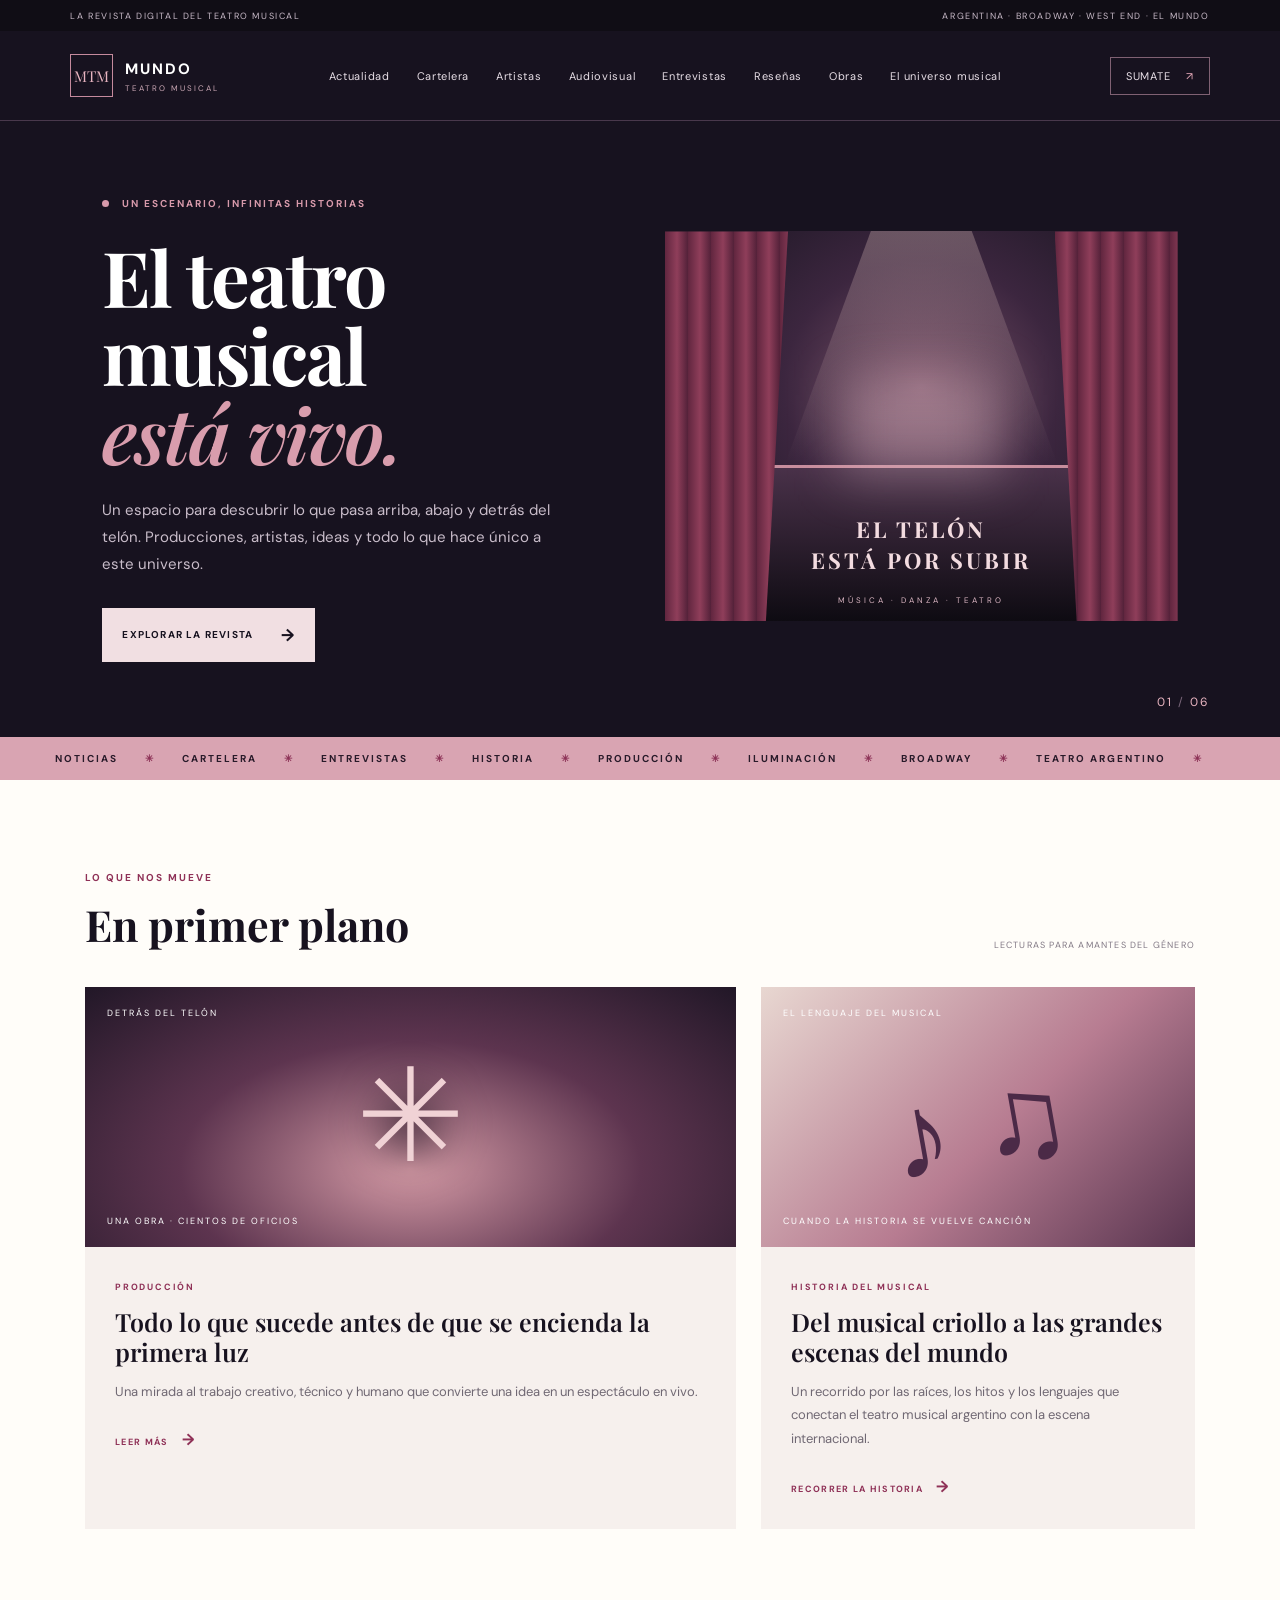
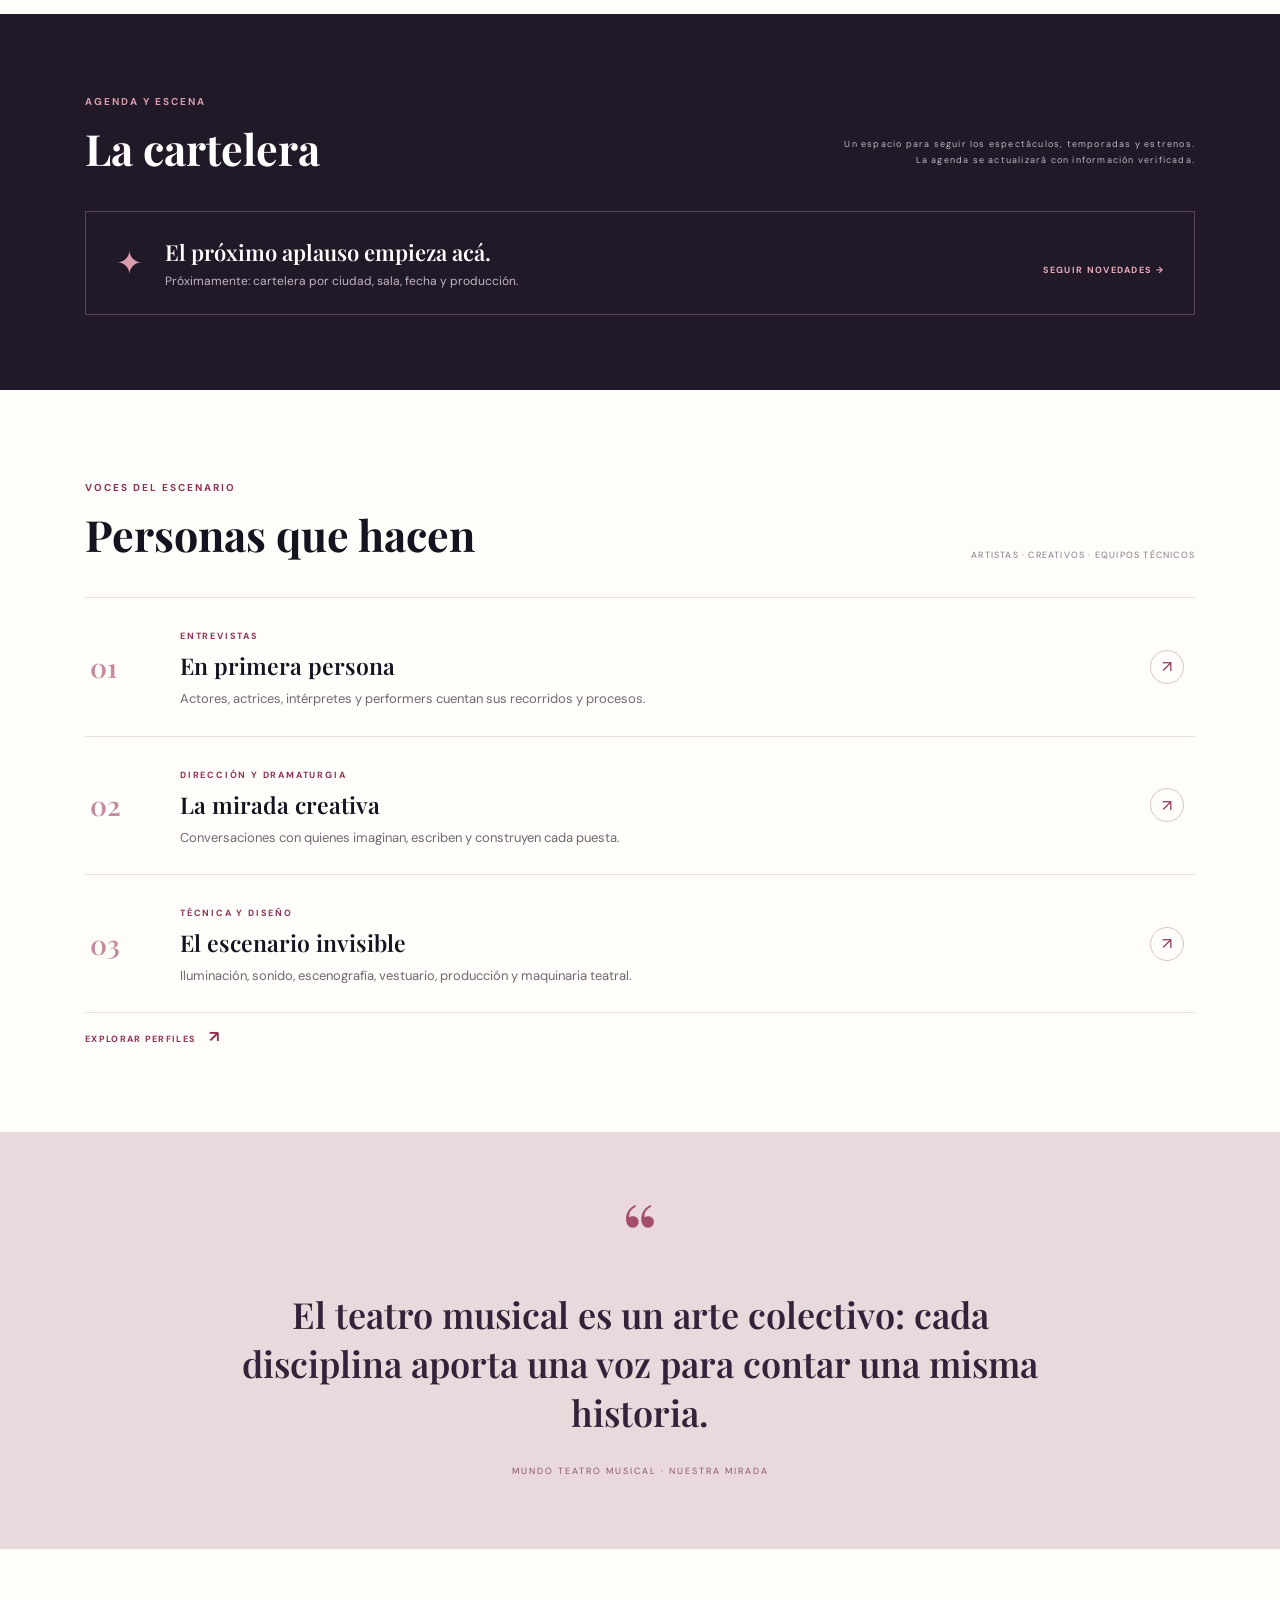
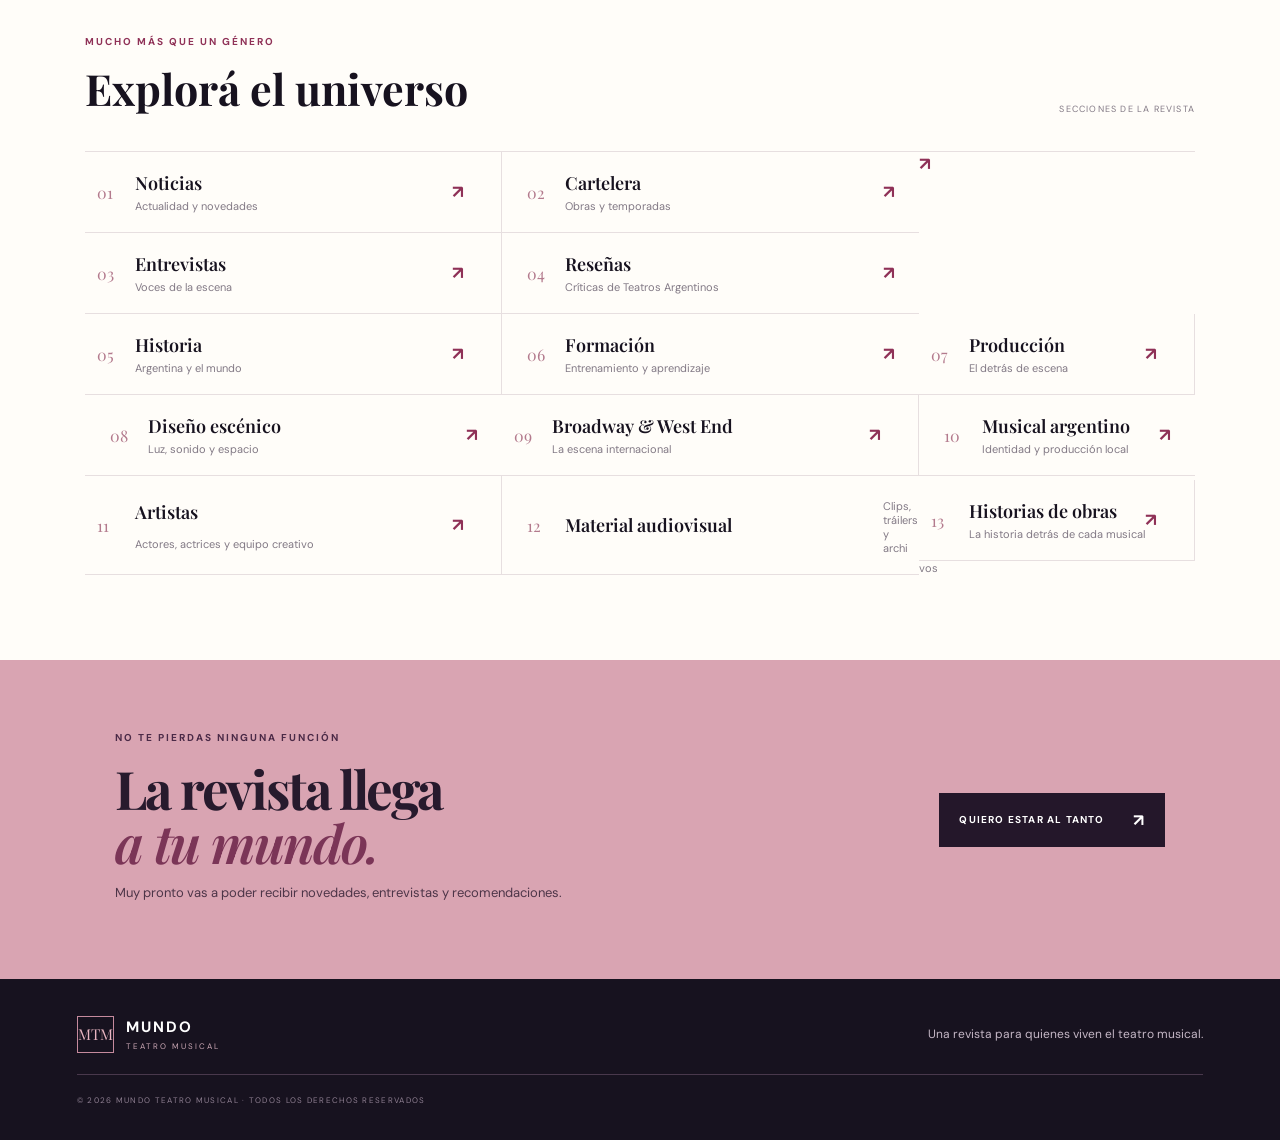
<file: index.html>
<!doctype html>
<html lang="es">
<head>
  <meta charset="utf-8">
  <meta name="viewport" content="width=device-width, initial-scale=1">
  <meta name="theme-color" content="#17121f">
  <meta name="description" content="Mundo Teatro Musical: noticias, entrevistas, cartelera, críticas e historias del teatro musical argentino e internacional.">
  <title>Mundo Teatro Musical | La revista</title>
  <link rel="preconnect" href="https://fonts.googleapis.com">
  <link rel="preconnect" href="https://fonts.gstatic.com" crossorigin>
  <link href="https://fonts.googleapis.com/css2?family=DM+Sans:wght@400;500;600;700&family=Playfair+Display:wght@600;700;800&display=swap" rel="stylesheet">
  <link rel="stylesheet" href="styles.css">
</head>
<body>
  <div class="topline"><span>LA REVISTA DIGITAL DEL TEATRO MUSICAL</span><span>ARGENTINA · BROADWAY · WEST END · EL MUNDO</span></div>
  <header class="site-header">
    <a class="brand" href="#inicio" aria-label="Mundo Teatro Musical, inicio"><span class="brand-mark">MTM</span><span><strong>MUNDO</strong><small>TEATRO MUSICAL</small></span></a>
    <button class="menu-toggle" id="menuToggle" aria-label="Abrir menú" aria-expanded="false">☰</button>
    <nav class="main-nav" id="mainNav">
      <a href="actualidad.html">Actualidad</a><a href="cartelera.html">Cartelera</a><a href="artistas.html">Artistas</a><a href="audiovisuales.html">Audiovisual</a><a href="#entrevistas">Entrevistas</a><a href="resenas.html">Reseñas</a><a href="obras.html">Obras</a><a href="#universo">El universo musical</a>
    </nav>
    <a class="header-link" href="#newsletter">SUMATE <span>↗</span></a>
  </header>

  <main id="inicio">
    <section class="hero">
      <div class="hero-copy">
        <span class="eyebrow"><i></i> UN ESCENARIO, INFINITAS HISTORIAS</span>
        <h1>El teatro musical<br><em>está vivo.</em></h1>
        <p>Un espacio para descubrir lo que pasa arriba, abajo y detrás del telón. Producciones, artistas, ideas y todo lo que hace único a este universo.</p>
        <a class="button button-light" href="#actualidad">EXPLORAR LA REVISTA <span>→</span></a>
      </div>
      <div class="hero-art" aria-label="Ilustración abstracta de un escenario teatral">
        <div class="spotlight"></div><div class="curtain curtain-left"></div><div class="curtain curtain-right"></div>
        <div class="stage"><div class="stage-light"></div><span>EL TELÓN<br>ESTÁ POR SUBIR</span></div>
        <div class="hero-caption">MÚSICA · DANZA · TEATRO</div>
      </div>
      <div class="hero-index">01 <span>/</span> 06</div>
    </section>

    <section class="ticker" aria-label="Temas de la revista"><div>NOTICIAS <b>✳</b> CARTELERA <b>✳</b> ENTREVISTAS <b>✳</b> HISTORIA <b>✳</b> PRODUCCIÓN <b>✳</b> ILUMINACIÓN <b>✳</b> BROADWAY <b>✳</b> TEATRO ARGENTINO <b>✳</b></div></section>

    <section class="section-wrap" id="actualidad">
      <div class="section-heading"><div><span class="eyebrow">LO QUE NOS MUEVE</span><h2>En primer plano</h2></div><span class="section-note">LECTURAS PARA AMANTES DEL GÉNERO</span></div>
      <div class="featured-grid">
        <article class="feature-card">
          <div class="feature-visual visual-stage"><span class="visual-label">DETRÁS DEL TELÓN</span><div class="visual-symbol">✳</div><span class="visual-bottom">UNA OBRA · CIENTOS DE OFICIOS</span></div>
          <div class="feature-text"><span class="category">PRODUCCIÓN</span><h3>Todo lo que sucede antes de que se encienda la primera luz</h3><p>Una mirada al trabajo creativo, técnico y humano que convierte una idea en un espectáculo en vivo.</p><a href="#universo" class="text-link">LEER MÁS <span>→</span></a></div>
        </article>
        <article class="feature-card secondary-feature">
          <div class="feature-visual visual-notes"><span class="visual-label">EL LENGUAJE DEL MUSICAL</span><div class="music-notes">♪ ♫</div><span class="visual-bottom">CUANDO LA HISTORIA SE VUELVE CANCIÓN</span></div>
          <div class="feature-text"><span class="category">HISTORIA DEL MUSICAL</span><h3>Del musical criollo a las grandes escenas del mundo</h3><p>Un recorrido por las raíces, los hitos y los lenguajes que conectan el teatro musical argentino con la escena internacional.</p><a href="articulos/historia-del-teatro-musical.html" class="text-link">RECORRER LA HISTORIA <span>→</span></a></div>
        </article>
      </div>
    </section>

    <section class="dark-section" id="cartelera">
      <div class="section-wrap">
        <div class="section-heading"><div><span class="eyebrow">AGENDA Y ESCENA</span><h2>La cartelera</h2></div><p class="section-note">Un espacio para seguir los espectáculos, temporadas y estrenos.<br>La agenda se actualizará con información verificada.</p></div>
        <div class="agenda-panel"><div class="agenda-icon">✦</div><div><h3>El próximo aplauso empieza acá.</h3><p>Próximamente: cartelera por ciudad, sala, fecha y producción.</p></div><a href="#newsletter" class="text-link">SEGUIR NOVEDADES →</a></div>
      </div>
    </section>

    <section class="section-wrap" id="entrevistas">
      <div class="section-heading"><div><span class="eyebrow">VOCES DEL ESCENARIO</span><h2>Personas que hacen</h2></div><span class="section-note">ARTISTAS · CREATIVOS · EQUIPOS TÉCNICOS</span></div>
      <div class="people-grid">
        <article class="people-card"><div class="people-number">01</div><div><span class="category">ENTREVISTAS</span><h3>En primera persona</h3><p>Actores, actrices, intérpretes y performers cuentan sus recorridos y procesos.</p></div><span class="arrow-round">↗</span></article>
        <article class="people-card"><div class="people-number">02</div><div><span class="category">DIRECCIÓN Y DRAMATURGIA</span><h3>La mirada creativa</h3><p>Conversaciones con quienes imaginan, escriben y construyen cada puesta.</p></div><span class="arrow-round">↗</span></article>
        <article class="people-card"><div class="people-number">03</div><div><span class="category">TÉCNICA Y DISEÑO</span><h3>El escenario invisible</h3><p>Iluminación, sonido, escenografía, vestuario, producción y maquinaria teatral.</p></div><span class="arrow-round">↗</span></article>
      </div>
      <a class="text-link" href="artistas.html">EXPLORAR PERFILES <span>↗</span></a>
    </section>

    <section class="quote-band" id="criticas"><span class="quote-mark">“</span><blockquote>El teatro musical es un arte colectivo: cada disciplina aporta una voz para contar una misma historia.</blockquote><span class="quote-credit">MUNDO TEATRO MUSICAL · NUESTRA MIRADA</span></section>

    <section class="section-wrap universe" id="universo">
      <div class="section-heading"><div><span class="eyebrow">MUCHO MÁS QUE UN GÉNERO</span><h2>Explorá el universo</h2></div><span class="section-note">SECCIONES DE LA REVISTA</span></div>
      <div class="topic-grid">
        <a href="actualidad.html"><span>01</span><strong>Noticias</strong><small>Actualidad y novedades</small><b>↗</b></a>
        <a href="#cartelera"><span>02</span><strong>Cartelera</strong><small>Obras y temporadas</small><b>↗</b></a>
        <a href="#entrevistas"><span>03</span><strong>Entrevistas</strong><small>Voces de la escena</small><b>↗</b></a>
        <a href="resenas.html"><span>04</span><strong>Reseñas</strong><small>Críticas de Teatros Argentinos</small><b>↗</b></a>
        <a href="articulos/historia-del-teatro-musical.html"><span>05</span><strong>Historia</strong><small>Argentina y el mundo</small><b>↗</b></a>
        <a href="#universo"><span>06</span><strong>Formación</strong><small>Entrenamiento y aprendizaje</small><b>↗</b></a>
        <a href="#universo"><span>07</span><strong>Producción</strong><small>El detrás de escena</small><b>↗</b></a>
        <a href="#universo"><span>08</span><strong>Diseño escénico</strong><small>Luz, sonido y espacio</small><b>↗</b></a>
        <a href="#universo"><span>09</span><strong>Broadway & West End</strong><small>La escena internacional</small><b>↗</b></a>
        <a href="#universo"><span>10</span><strong>Musical argentino</strong><small>Identidad y producción local</small><b>↗</b></a>
        <a href="artistas.html"><span>11</span><strong>Artistas</strong><small>Actores, actrices y equipo creativo</small><b>↗</b></a>
        <a href="audiovisuales.html"><span>12</span><strong>Material audiovisual</strong><small>Clips, tráilers y archi
        <a href="obras.html"><span>13</span><strong>Historias de obras</strong><small>La historia detrás de cada musical</small><b>↗</b></a>
      vos</small><b>↗</b></a>
      </div>
    </section>

    <section class="newsletter" id="newsletter"><div><span class="eyebrow">NO TE PIERDAS NINGUNA FUNCIÓN</span><h2>La revista llega<br><em>a tu mundo.</em></h2><p>Muy pronto vas a poder recibir novedades, entrevistas y recomendaciones.</p></div><a class="button button-dark" href="mailto:hola@mundoteatromusical.com?subject=Quiero%20seguir%20Mundo%20Teatro%20Musical">QUIERO ESTAR AL TANTO <span>↗</span></a></section>
  </main>
  <footer><a class="brand footer-brand" href="#inicio"><span class="brand-mark">MTM</span><span><strong>MUNDO</strong><small>TEATRO MUSICAL</small></span></a><p>Una revista para quienes viven el teatro musical.</p><span class="copyright">© 2026 MUNDO TEATRO MUSICAL · TODOS LOS DERECHOS RESERVADOS</span></footer>
  <script src="app.js"></script>
</body>
</html>
</file>
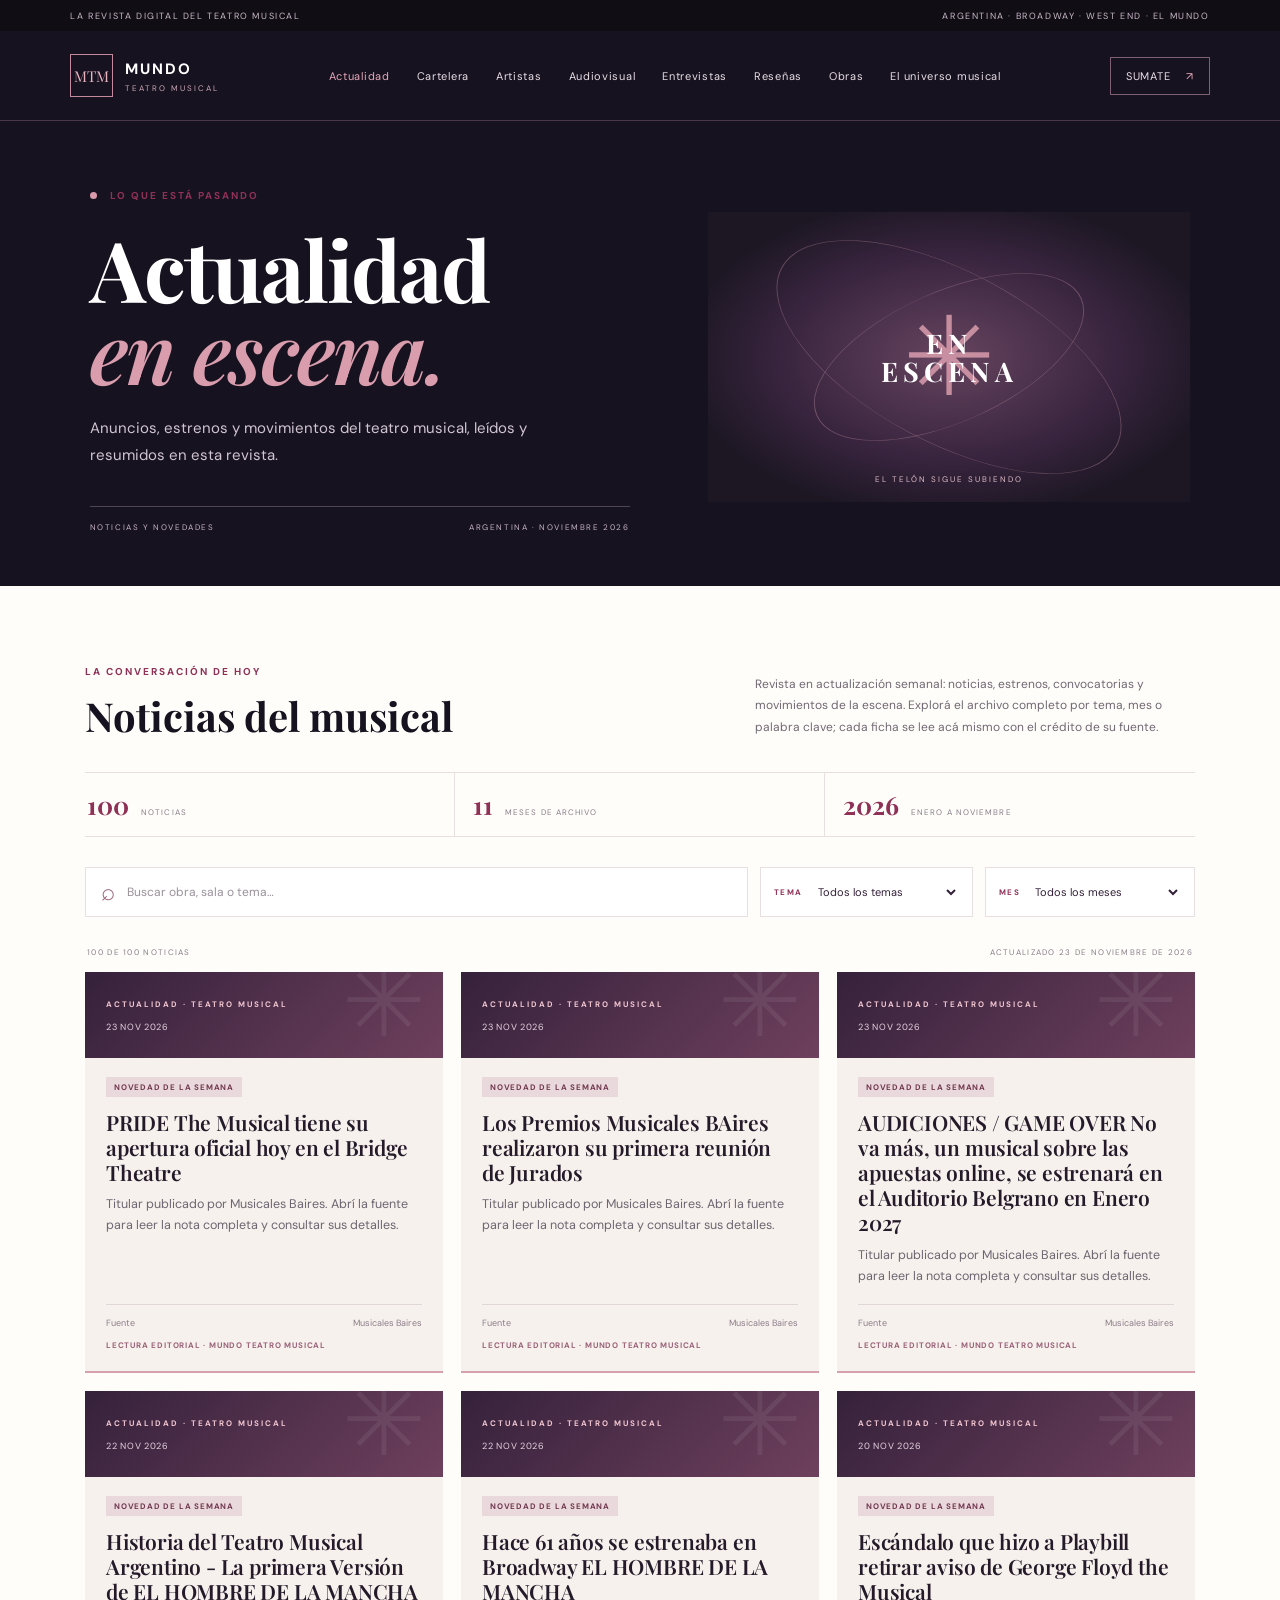
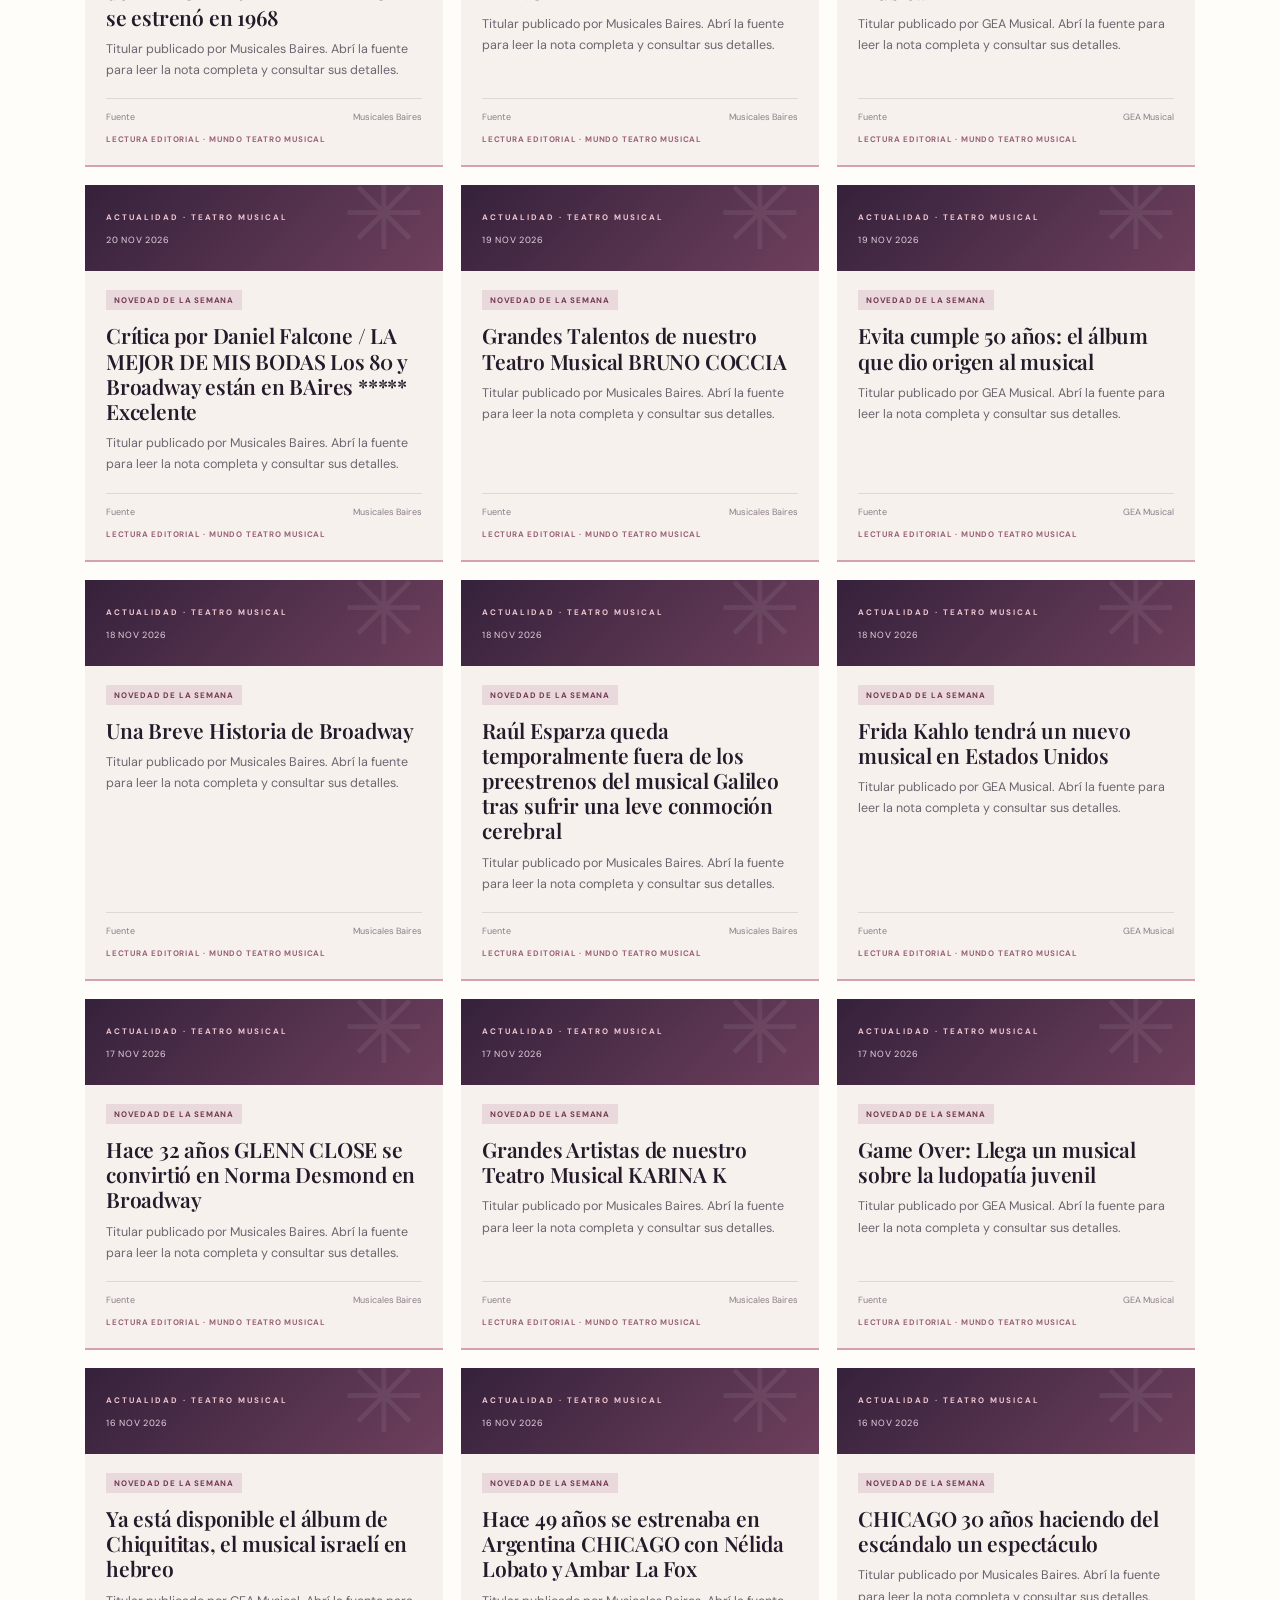
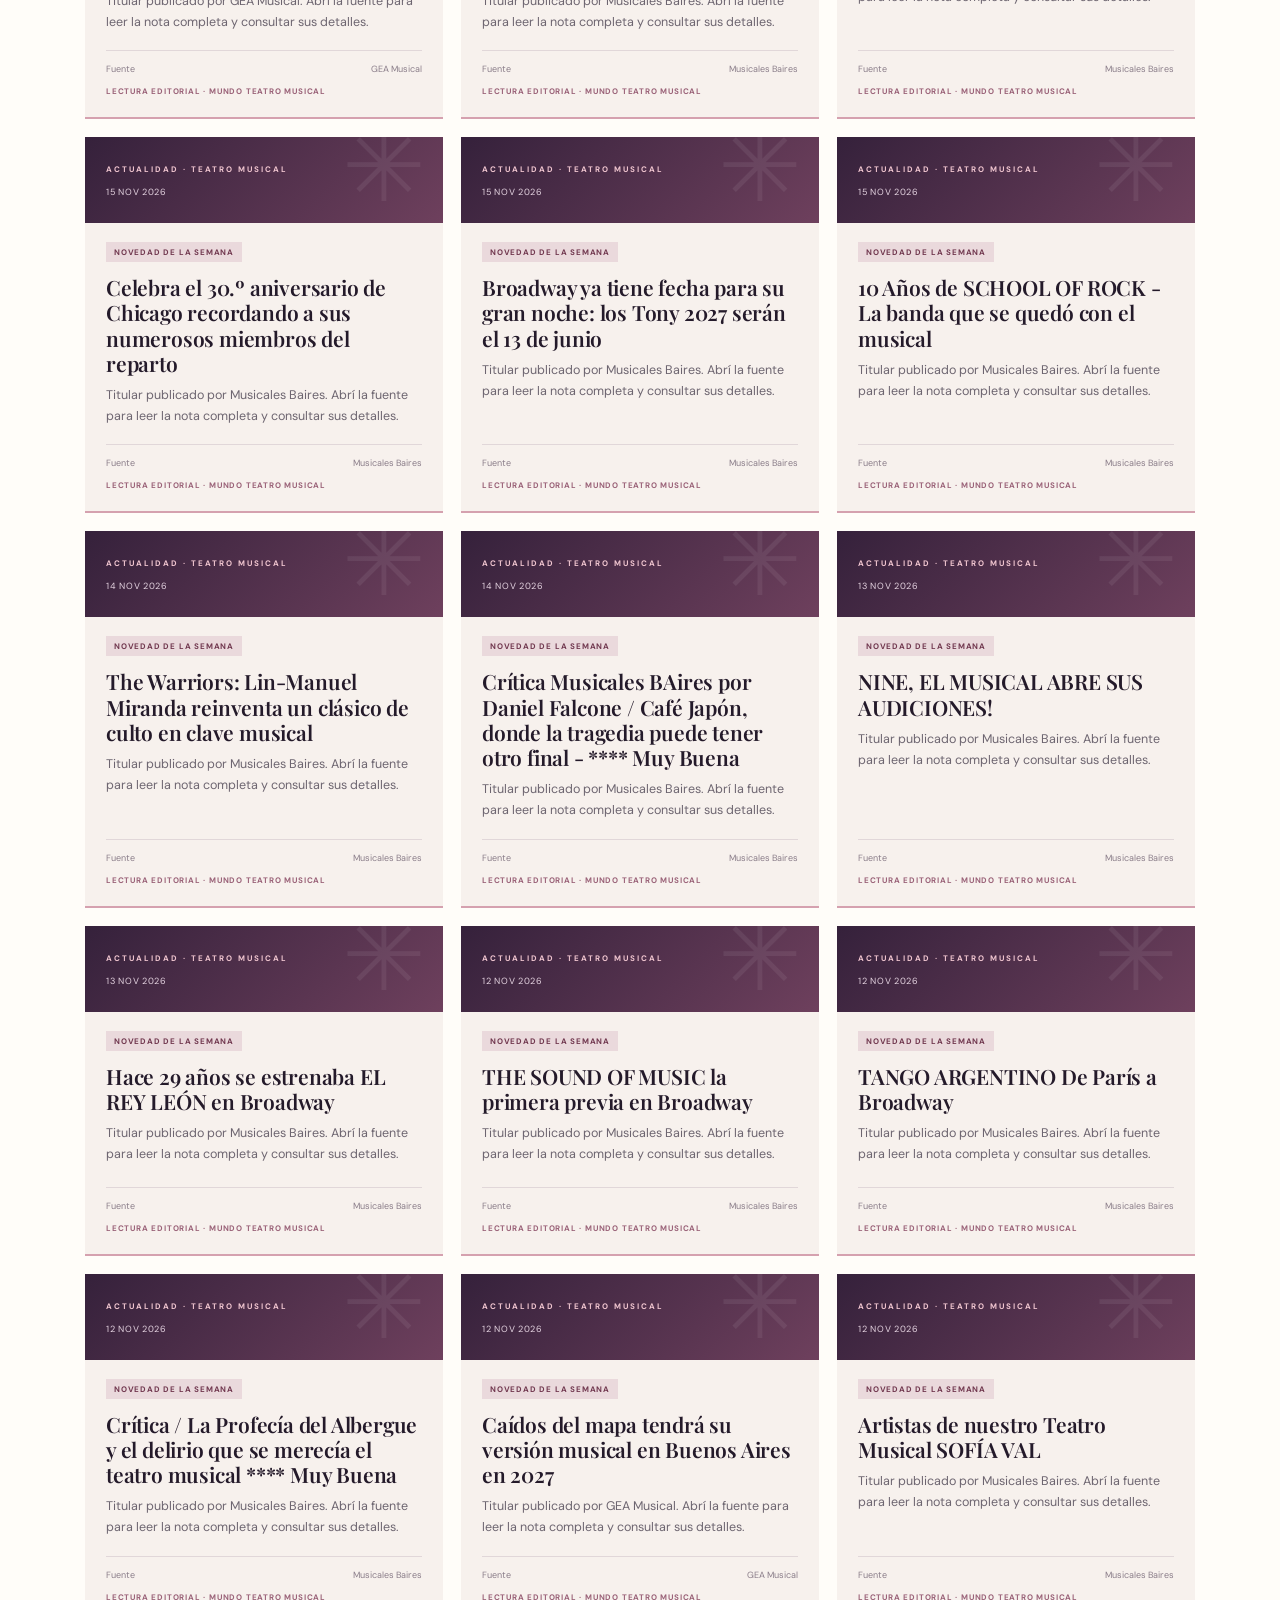
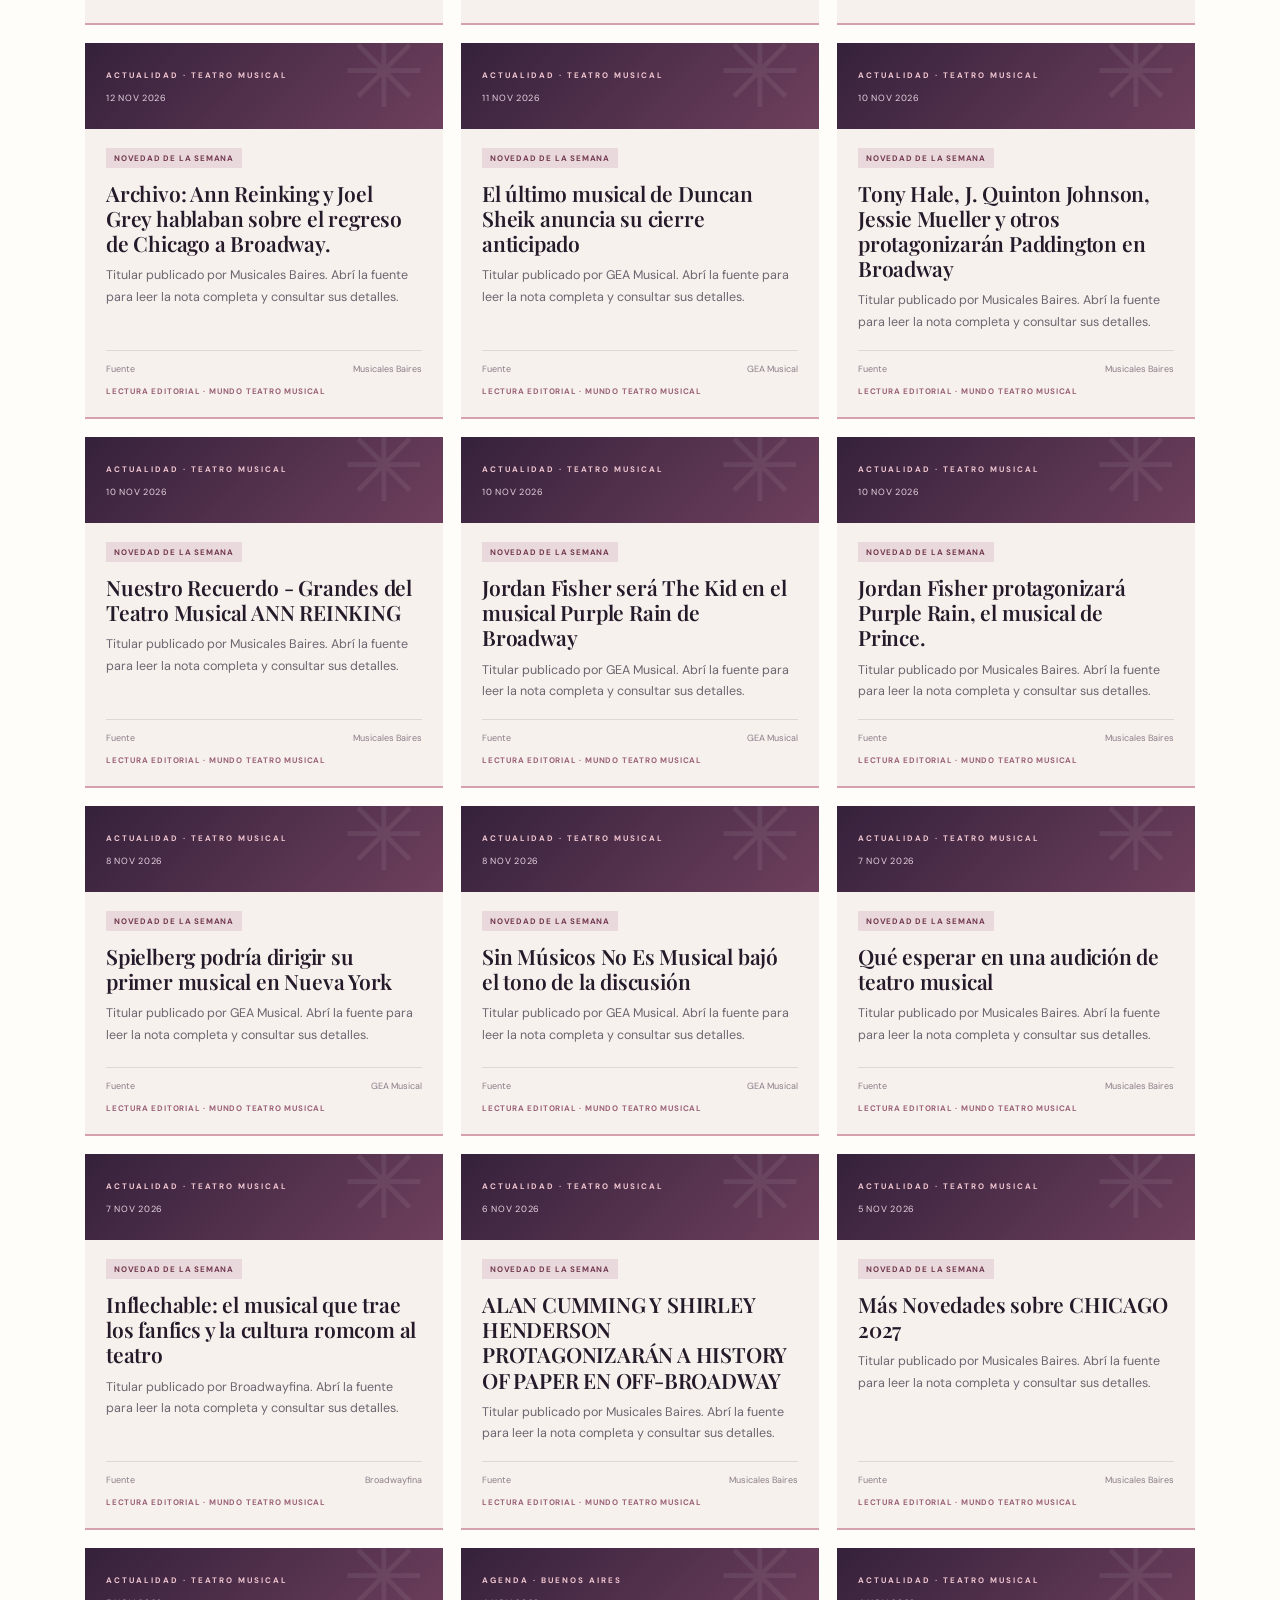
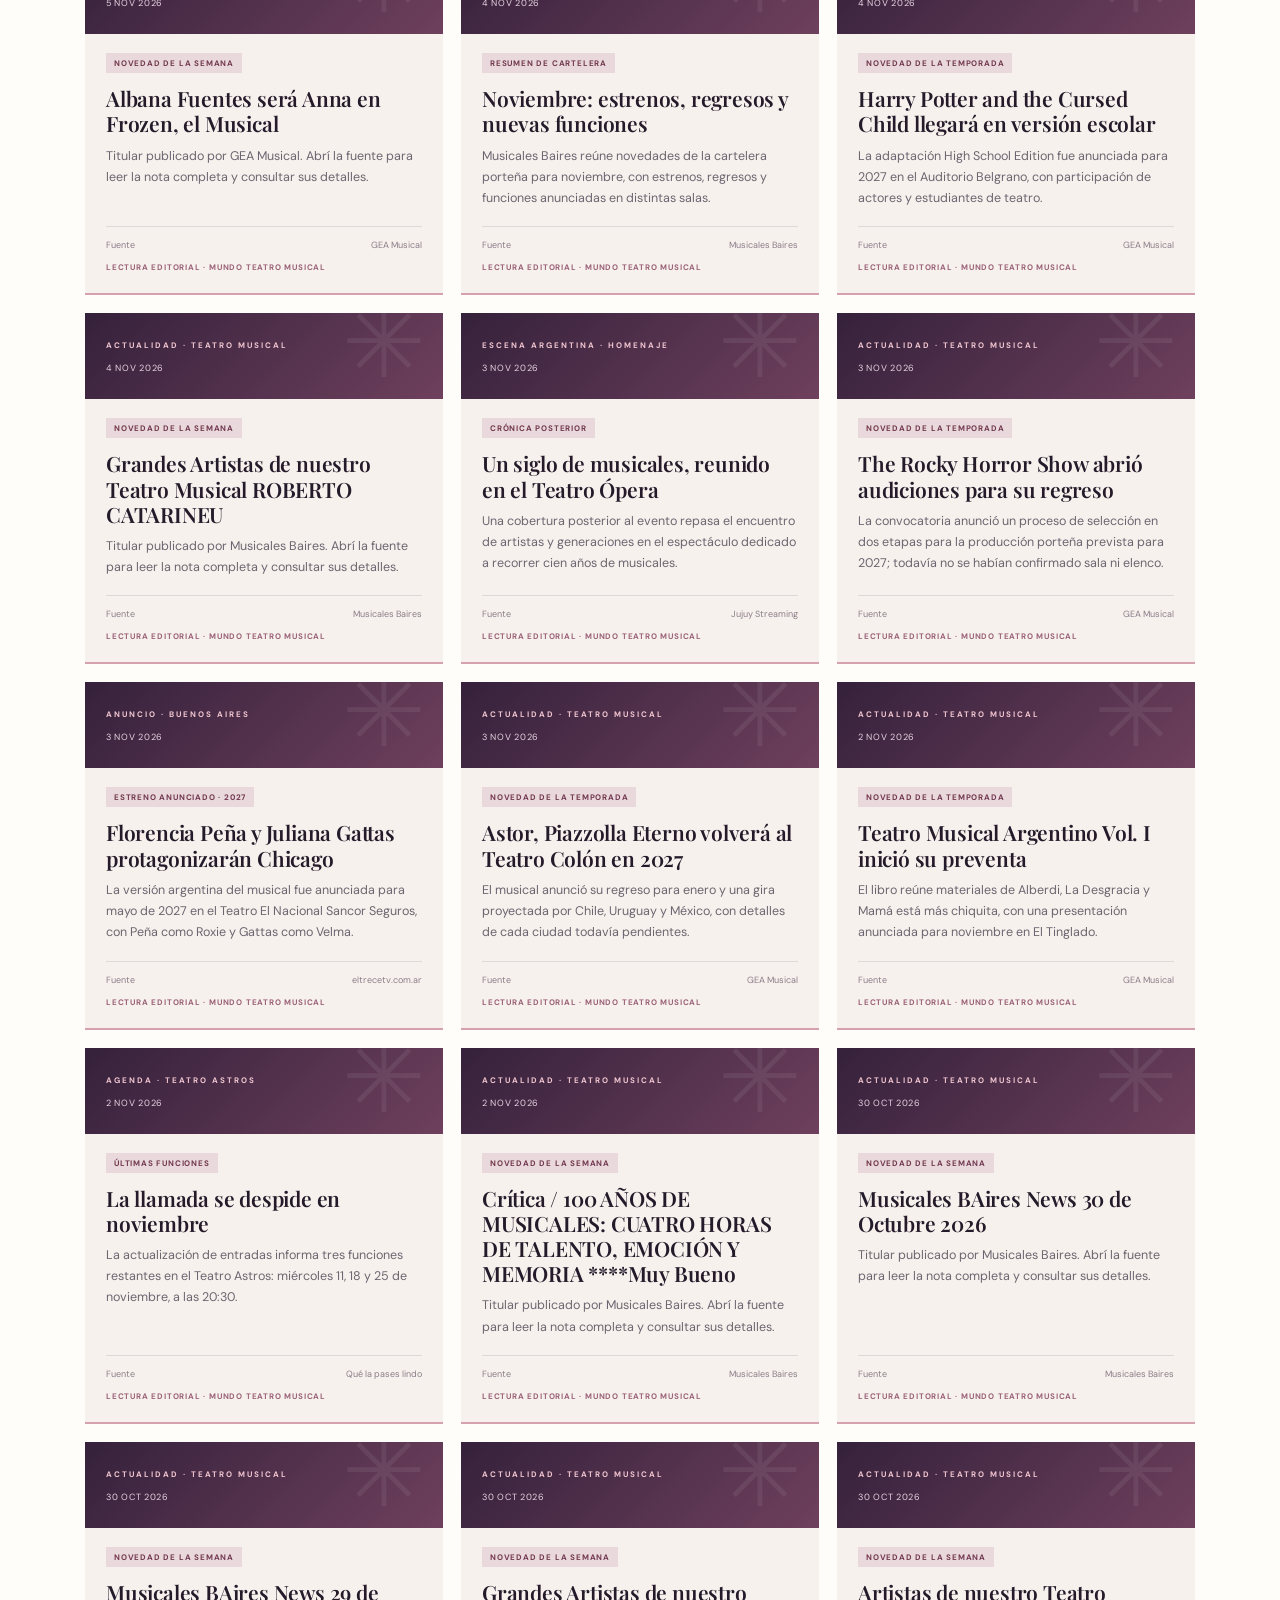
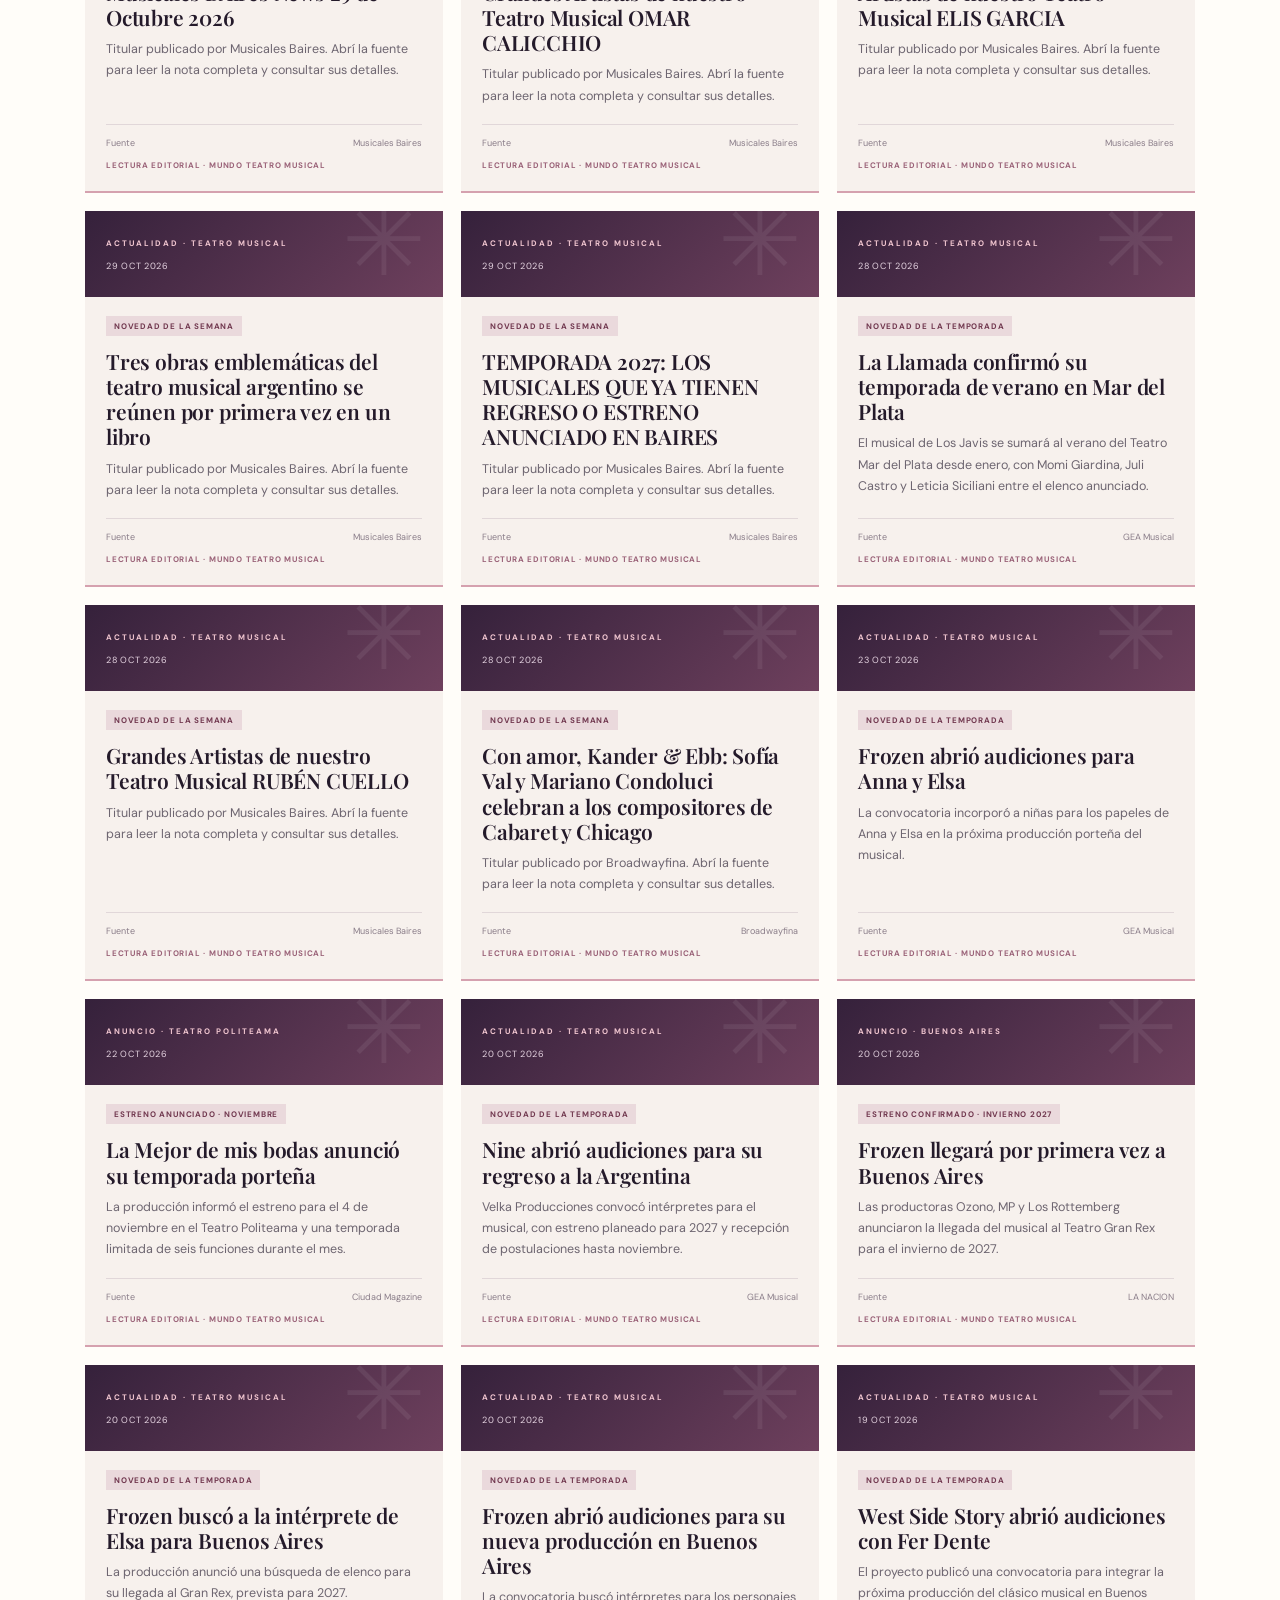
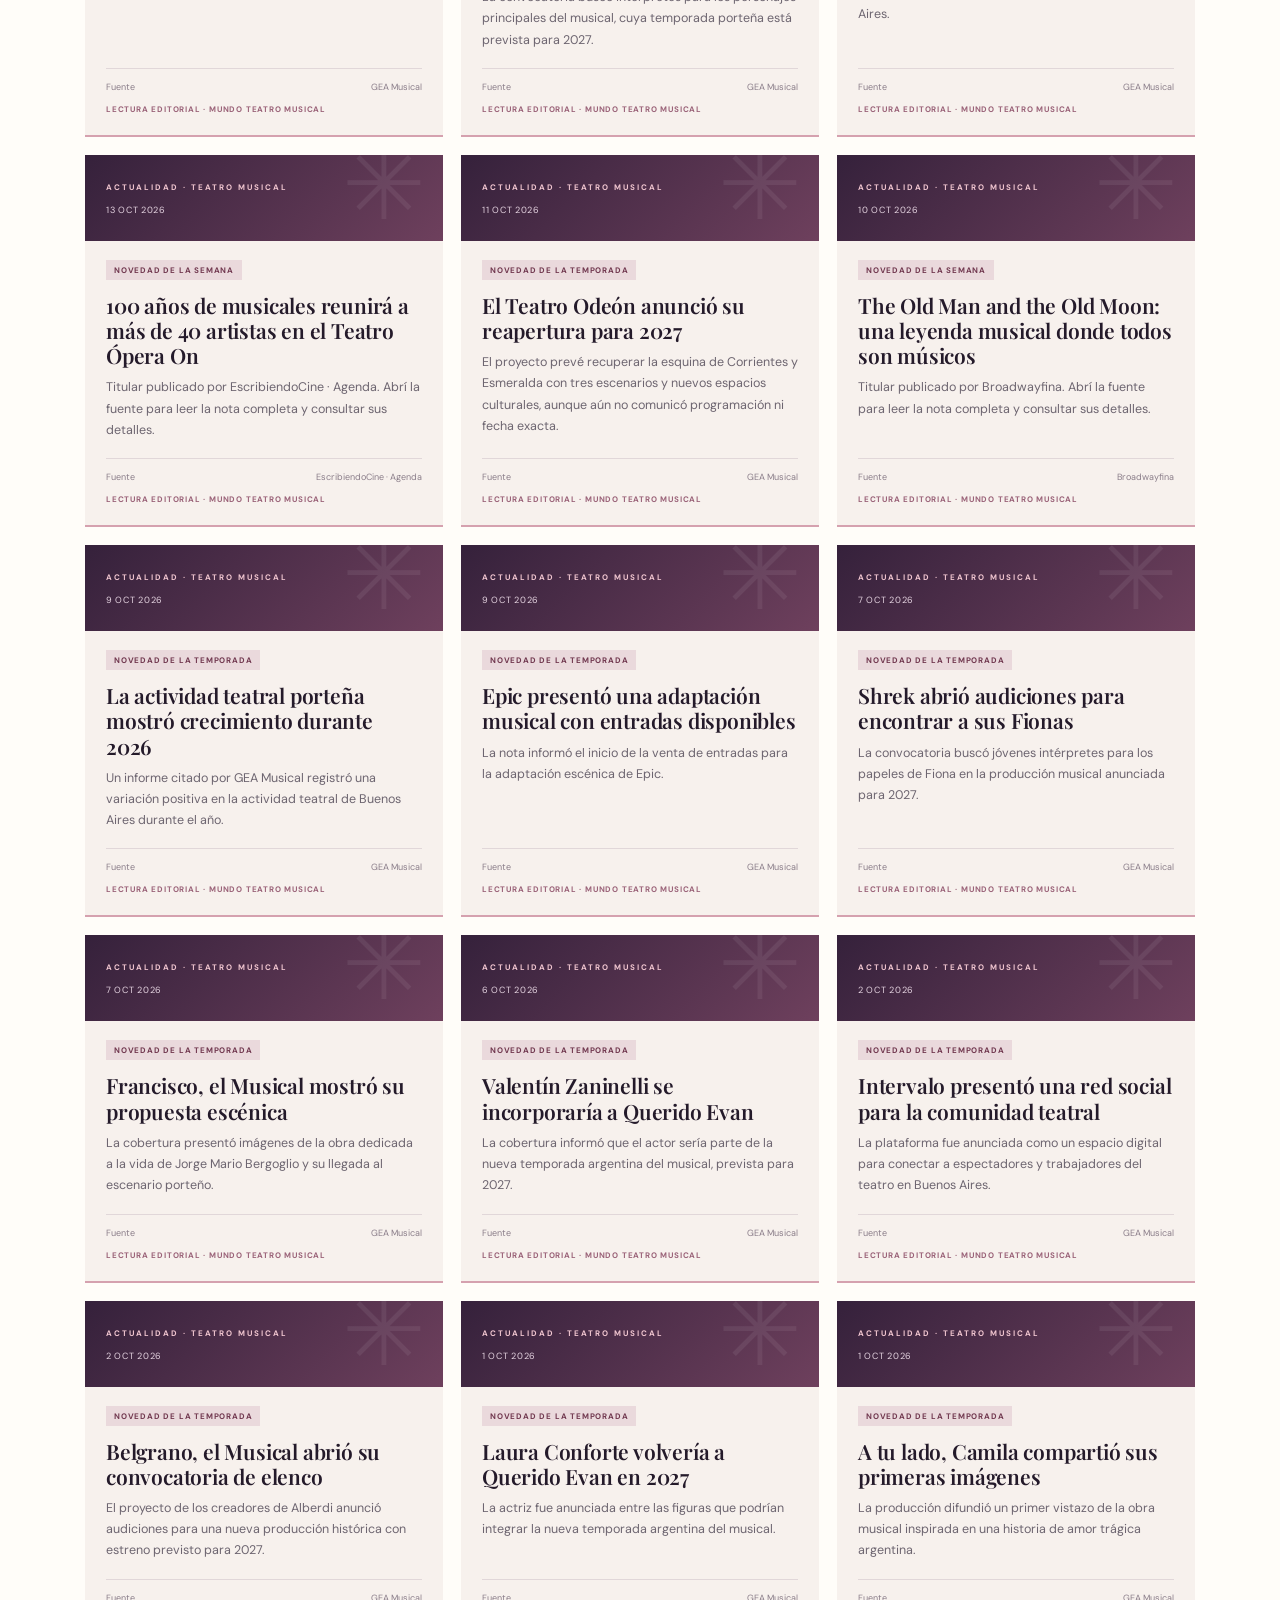
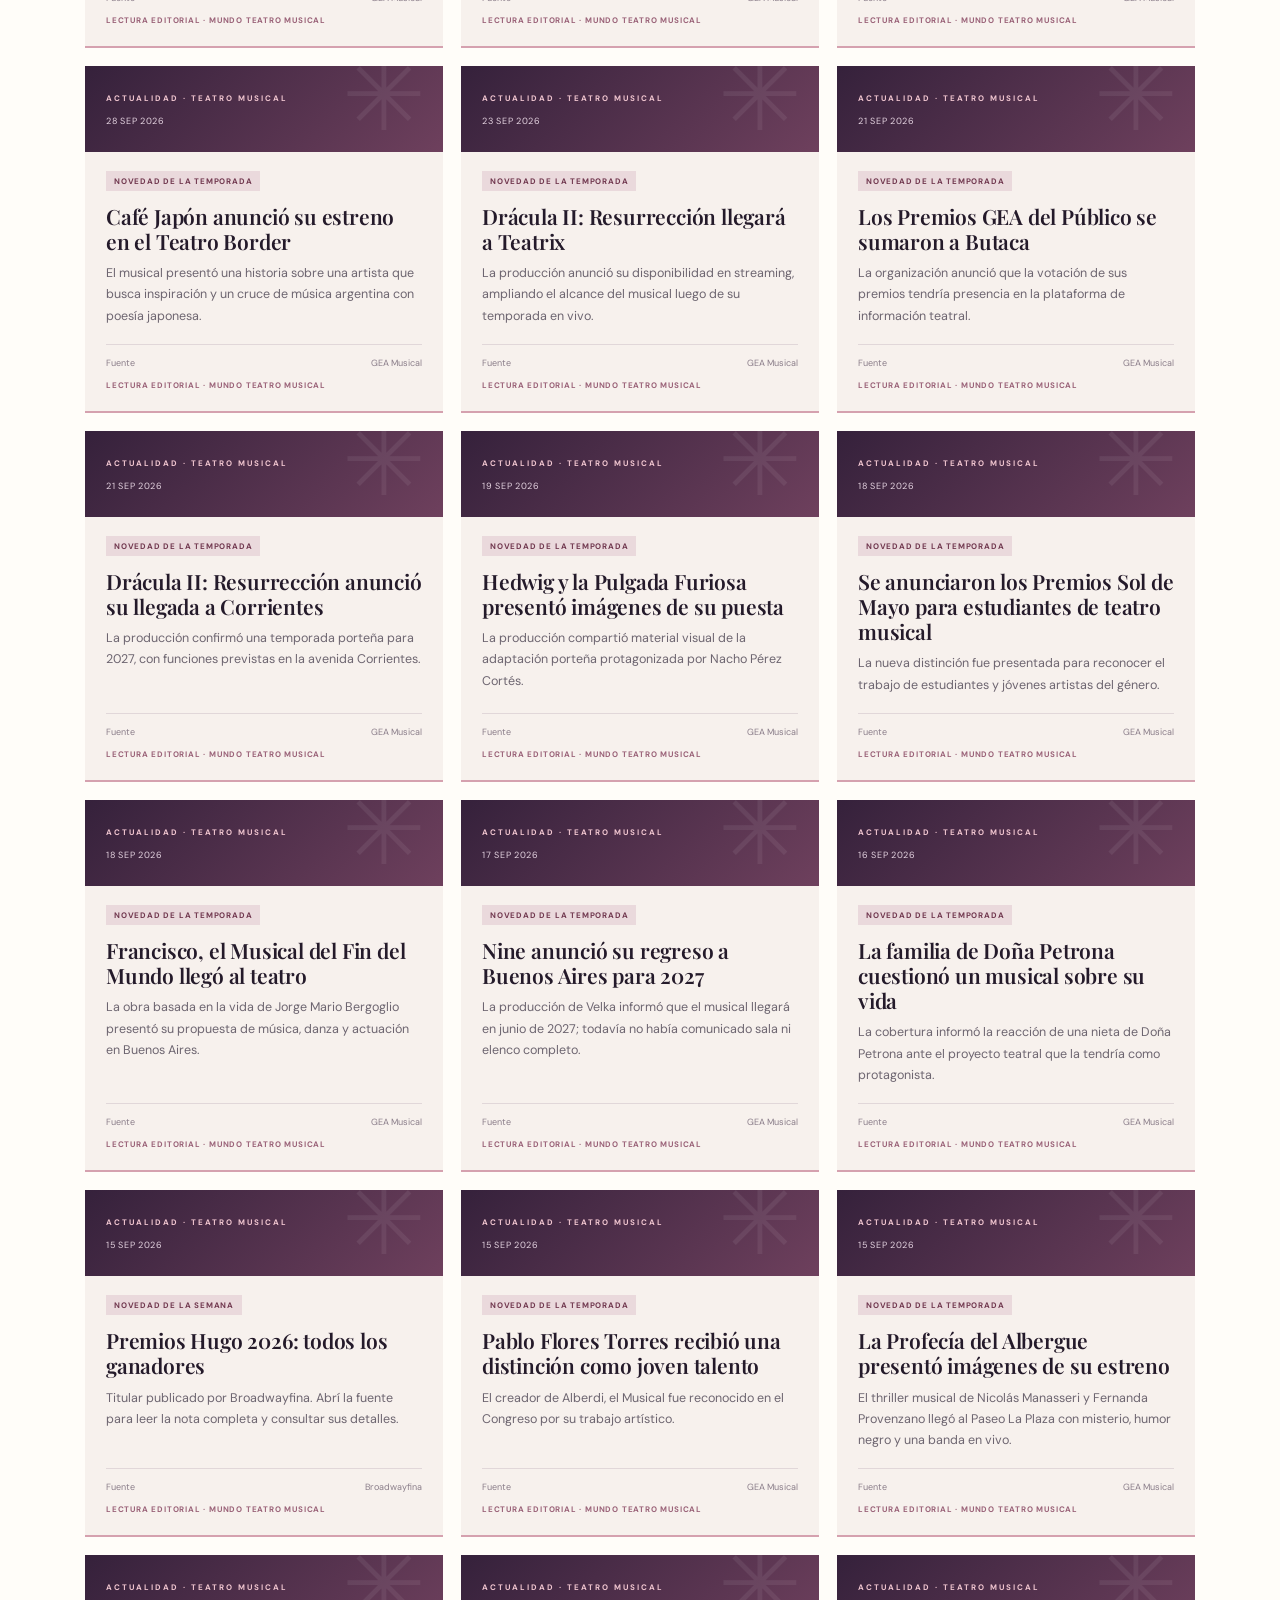
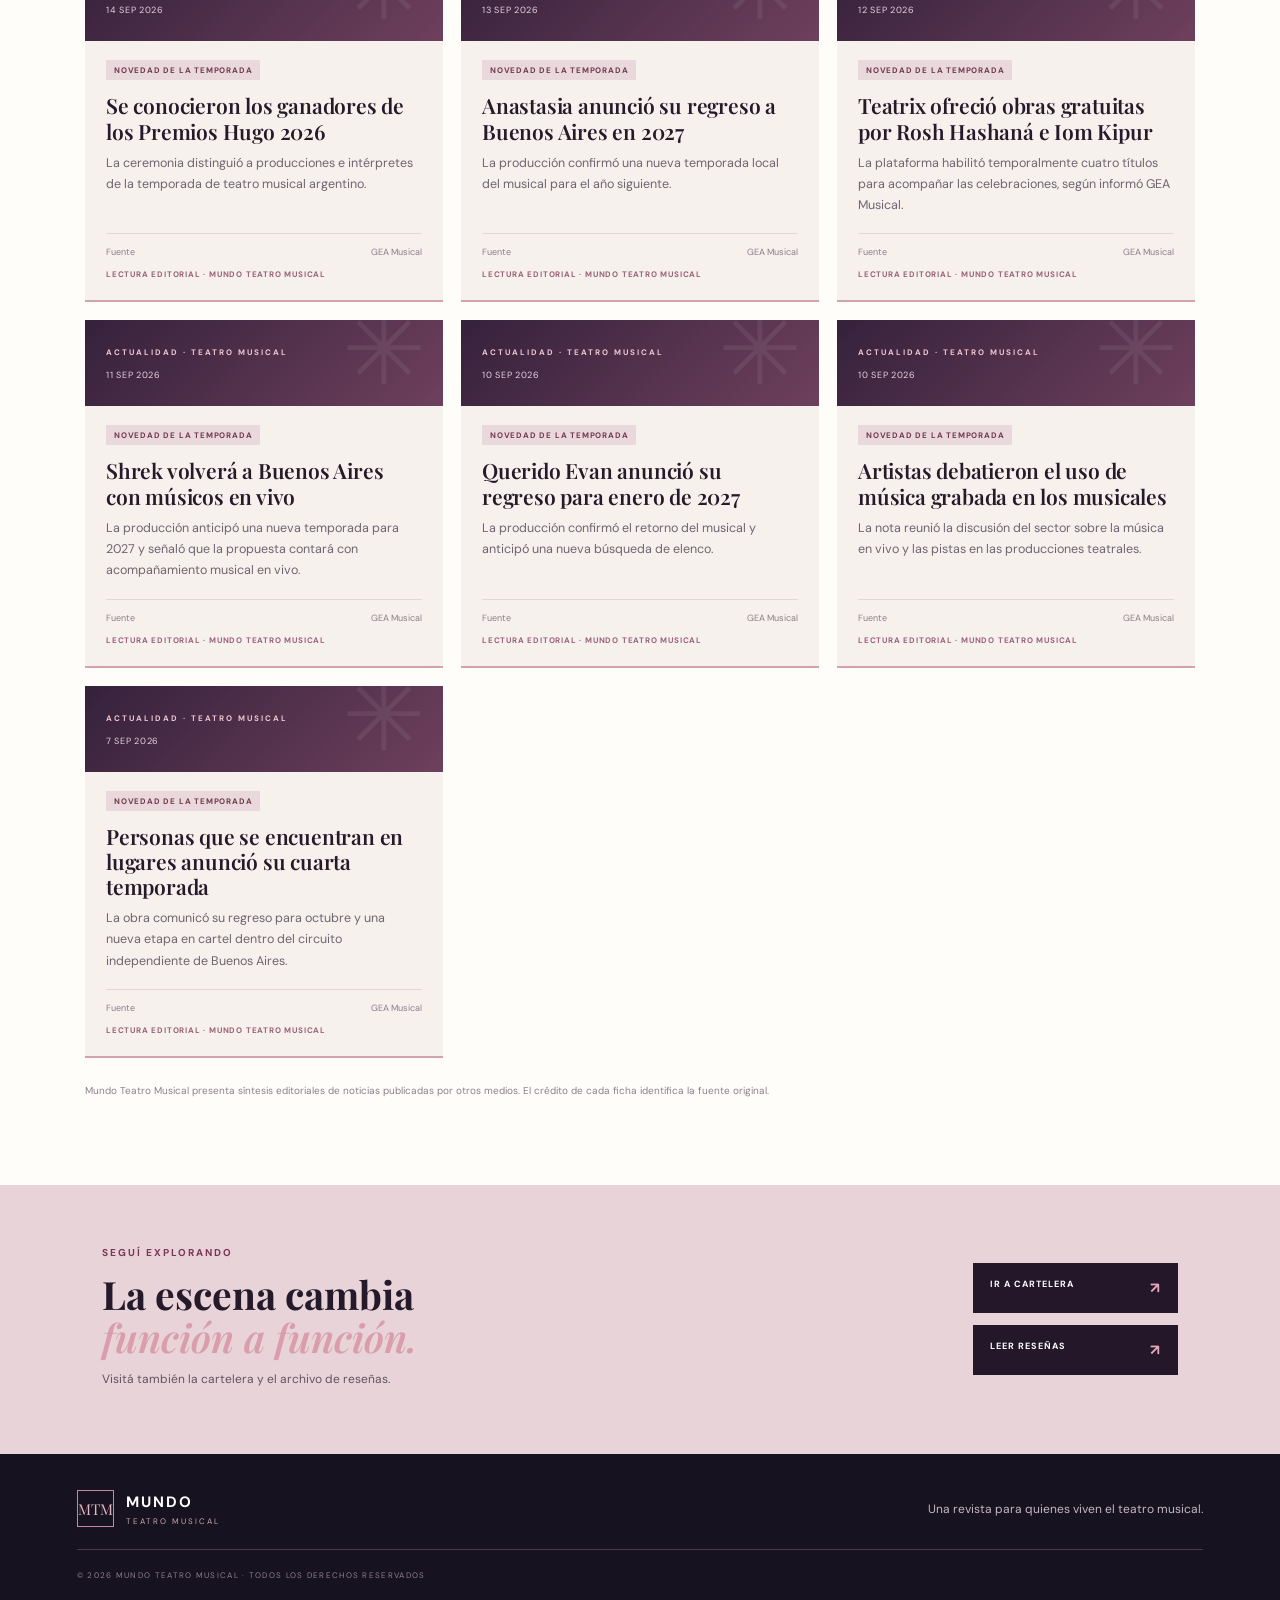
<file: actualidad.html>
<!doctype html>
<html lang="es">
<head>
  <meta charset="utf-8">
  <meta name="viewport" content="width=device-width, initial-scale=1">
  <meta name="theme-color" content="#17121f">
  <meta name="description" content="Actualidad y noticias verificadas del teatro musical: estrenos, anuncios, agenda y escena argentina.">
  <title>Actualidad y noticias | Mundo Teatro Musical</title>
  <link rel="preconnect" href="https://fonts.googleapis.com">
  <link rel="preconnect" href="https://fonts.gstatic.com" crossorigin>
  <link href="https://fonts.googleapis.com/css2?family=DM+Sans:wght@400;500;600;700&family=Playfair+Display:wght@600;700;800&display=swap" rel="stylesheet">
  <link rel="stylesheet" href="styles.css">
  <link rel="stylesheet" href="actualidad.css?v=20261106-expanded">
</head>
<body class="news-page">
  <div class="topline"><span>LA REVISTA DIGITAL DEL TEATRO MUSICAL</span><span>ARGENTINA · BROADWAY · WEST END · EL MUNDO</span></div>
  <header class="site-header">
    <a class="brand" href="index.html" aria-label="Mundo Teatro Musical, inicio"><span class="brand-mark">MTM</span><span><strong>MUNDO</strong><small>TEATRO MUSICAL</small></span></a>
    <button class="menu-toggle" id="menuToggle" aria-label="Abrir menú" aria-expanded="false">☰</button>
    <nav class="main-nav" id="mainNav">
      <a class="active" href="actualidad.html">Actualidad</a><a href="cartelera.html">Cartelera</a><a href="artistas.html">Artistas</a><a href="audiovisuales.html">Audiovisual</a><a href="index.html#entrevistas">Entrevistas</a><a href="resenas.html">Reseñas</a><a href="obras.html">Obras</a><a href="index.html#universo">El universo musical</a>
    </nav>
    <a class="header-link" href="index.html#newsletter">SUMATE <span>↗</span></a>
  </header>
  <main>
    <section class="news-hero">
      <div class="news-hero-inner">
        <span class="eyebrow"><i></i> LO QUE ESTÁ PASANDO</span>
        <h1>Actualidad<br><em>en escena.</em></h1>
        <p>Anuncios, estrenos y movimientos del teatro musical, leídos y resumidos en esta revista.</p>
        <div class="news-hero-foot"><span>NOTICIAS Y NOVEDADES</span><span>ARGENTINA · NOVIEMBRE 2026</span></div>
      </div>
      <div class="news-hero-art" aria-hidden="true"><span class="news-orbit orbit-one"></span><span class="news-orbit orbit-two"></span><span class="news-star">✳</span><span class="news-hero-word">EN<br>ESCENA</span><span class="news-art-caption">EL TELÓN SIGUE SUBIENDO</span></div>
    </section>
    <section class="news-content">
      <div class="news-intro"><div><span class="eyebrow">LA CONVERSACIÓN DE HOY</span><h2>Noticias del musical</h2></div><p>Revista en actualización semanal: noticias, estrenos, convocatorias y movimientos de la escena. Explorá el archivo completo por tema, mes o palabra clave; cada ficha se lee acá mismo con el crédito de su fuente.</p></div>
      <div class="news-stats" aria-label="Archivo de noticias"><div><strong>100</strong><span>NOTICIAS</span></div><div><strong>11</strong><span>MESES DE ARCHIVO</span></div><div><strong>2026</strong><span>ENERO A NOVIEMBRE</span></div></div>
      <div class="news-controls">
        <label class="search-box"><span aria-hidden="true">⌕</span><input id="newsSearch" type="search" placeholder="Buscar obra, sala o tema…" aria-label="Buscar noticias"></label>
        <label class="filter-box"><span>TEMA</span><select id="newsFilter" aria-label="Filtrar por tema"><option value="all">Todos los temas</option><option value="estrenos">Estrenos y anuncios</option><option value="agenda">Agenda y funciones</option><option value="escena">Escena argentina</option></select></label>
        <label class="filter-box month-filter"><span>MES</span><select id="newsMonth" aria-label="Filtrar por mes"><option value="all">Todos los meses</option></select></label>
      </div>
      <div class="results-line"><span id="newsCount" aria-live="polite">CARGANDO ARCHIVO</span><span id="lastUpdated">ARCHIVO ENERO–NOVIEMBRE 2026</span></div>
      <div class="news-grid" id="newsGrid"><article class="news-card"><div class="news-card-top"><span class="eyebrow">AGENDA · BUENOS AIRES</span><time datetime="2026-11-04">4 NOV 2026</time></div><div class="news-card-body"><span class="news-status">Resumen de cartelera</span><h3>Noviembre: estrenos, regresos y nuevas funciones</h3><p>Musicales Baires reúne novedades de la cartelera porteña para noviembre, con estrenos, regresos y funciones anunciadas en distintas salas.</p><div class="news-meta"><span>Fuente</span><span>Musicales Baires</span></div><span class="news-reading-note">LECTURA EDITORIAL · MUNDO TEATRO MUSICAL</span></div></article>
<article class="news-card"><div class="news-card-top"><span class="eyebrow">ACTUALIDAD · TEATRO MUSICAL</span><time datetime="2026-11-04">4 NOV 2026</time></div><div class="news-card-body"><span class="news-status">Novedad de la temporada</span><h3>Harry Potter and the Cursed Child llegará en versión escolar</h3><p>La adaptación High School Edition fue anunciada para 2027 en el Auditorio Belgrano, con participación de actores y estudiantes de teatro.</p><div class="news-meta"><span>Fuente</span><span>GEA Musical</span></div><span class="news-reading-note">LECTURA EDITORIAL · MUNDO TEATRO MUSICAL</span></div></article>
<article class="news-card"><div class="news-card-top"><span class="eyebrow">ANUNCIO · BUENOS AIRES</span><time datetime="2026-11-03">3 NOV 2026</time></div><div class="news-card-body"><span class="news-status">Estreno anunciado · 2027</span><h3>Florencia Peña y Juliana Gattas protagonizarán Chicago</h3><p>La versión argentina del musical fue anunciada para mayo de 2027 en el Teatro El Nacional Sancor Seguros, con Peña como Roxie y Gattas como Velma.</p><div class="news-meta"><span>Fuente</span><span>eltrecetv.com.ar</span></div><span class="news-reading-note">LECTURA EDITORIAL · MUNDO TEATRO MUSICAL</span></div></article>
<article class="news-card"><div class="news-card-top"><span class="eyebrow">ESCENA ARGENTINA · HOMENAJE</span><time datetime="2026-11-03">3 NOV 2026</time></div><div class="news-card-body"><span class="news-status">Crónica posterior</span><h3>Un siglo de musicales, reunido en el Teatro Ópera</h3><p>Una cobertura posterior al evento repasa el encuentro de artistas y generaciones en el espectáculo dedicado a recorrer cien años de musicales.</p><div class="news-meta"><span>Fuente</span><span>Jujuy Streaming</span></div><span class="news-reading-note">LECTURA EDITORIAL · MUNDO TEATRO MUSICAL</span></div></article>
<article class="news-card"><div class="news-card-top"><span class="eyebrow">ACTUALIDAD · TEATRO MUSICAL</span><time datetime="2026-11-03">3 NOV 2026</time></div><div class="news-card-body"><span class="news-status">Novedad de la temporada</span><h3>The Rocky Horror Show abrió audiciones para su regreso</h3><p>La convocatoria anunció un proceso de selección en dos etapas para la producción porteña prevista para 2027; todavía no se habían confirmado sala ni elenco.</p><div class="news-meta"><span>Fuente</span><span>GEA Musical</span></div><span class="news-reading-note">LECTURA EDITORIAL · MUNDO TEATRO MUSICAL</span></div></article>
<article class="news-card"><div class="news-card-top"><span class="eyebrow">ACTUALIDAD · TEATRO MUSICAL</span><time datetime="2026-11-03">3 NOV 2026</time></div><div class="news-card-body"><span class="news-status">Novedad de la temporada</span><h3>Astor, Piazzolla Eterno volverá al Teatro Colón en 2027</h3><p>El musical anunció su regreso para enero y una gira proyectada por Chile, Uruguay y México, con detalles de cada ciudad todavía pendientes.</p><div class="news-meta"><span>Fuente</span><span>GEA Musical</span></div><span class="news-reading-note">LECTURA EDITORIAL · MUNDO TEATRO MUSICAL</span></div></article></div>
      <div class="empty-state" id="emptyState" hidden><span>✳</span><h3>No encontramos noticias</h3><p>Probá con otro título, sala o tema.</p></div>
      <p class="editorial-note">Mundo Teatro Musical presenta síntesis editoriales de noticias publicadas por otros medios. El crédito de cada ficha identifica la fuente original.</p>
    </section>
    <section class="news-cta"><div><span class="eyebrow">SEGUÍ EXPLORANDO</span><h2>La escena cambia<br><em>función a función.</em></h2><p>Visitá también la cartelera y el archivo de reseñas.</p></div><div class="news-cta-links"><a href="cartelera.html">IR A CARTELERA <span>↗</span></a><a href="resenas.html">LEER RESEÑAS <span>↗</span></a></div></section>
  </main>
  <footer><a class="brand footer-brand" href="index.html"><span class="brand-mark">MTM</span><span><strong>MUNDO</strong><small>TEATRO MUSICAL</small></span></a><p>Una revista para quienes viven el teatro musical.</p><span class="copyright">© 2026 MUNDO TEATRO MUSICAL · TODOS LOS DERECHOS RESERVADOS</span></footer>
  <script src="app.js"></script>
  <script src="actualidad.js?v=20261106-expanded"></script>
</body>
</html>
</file>
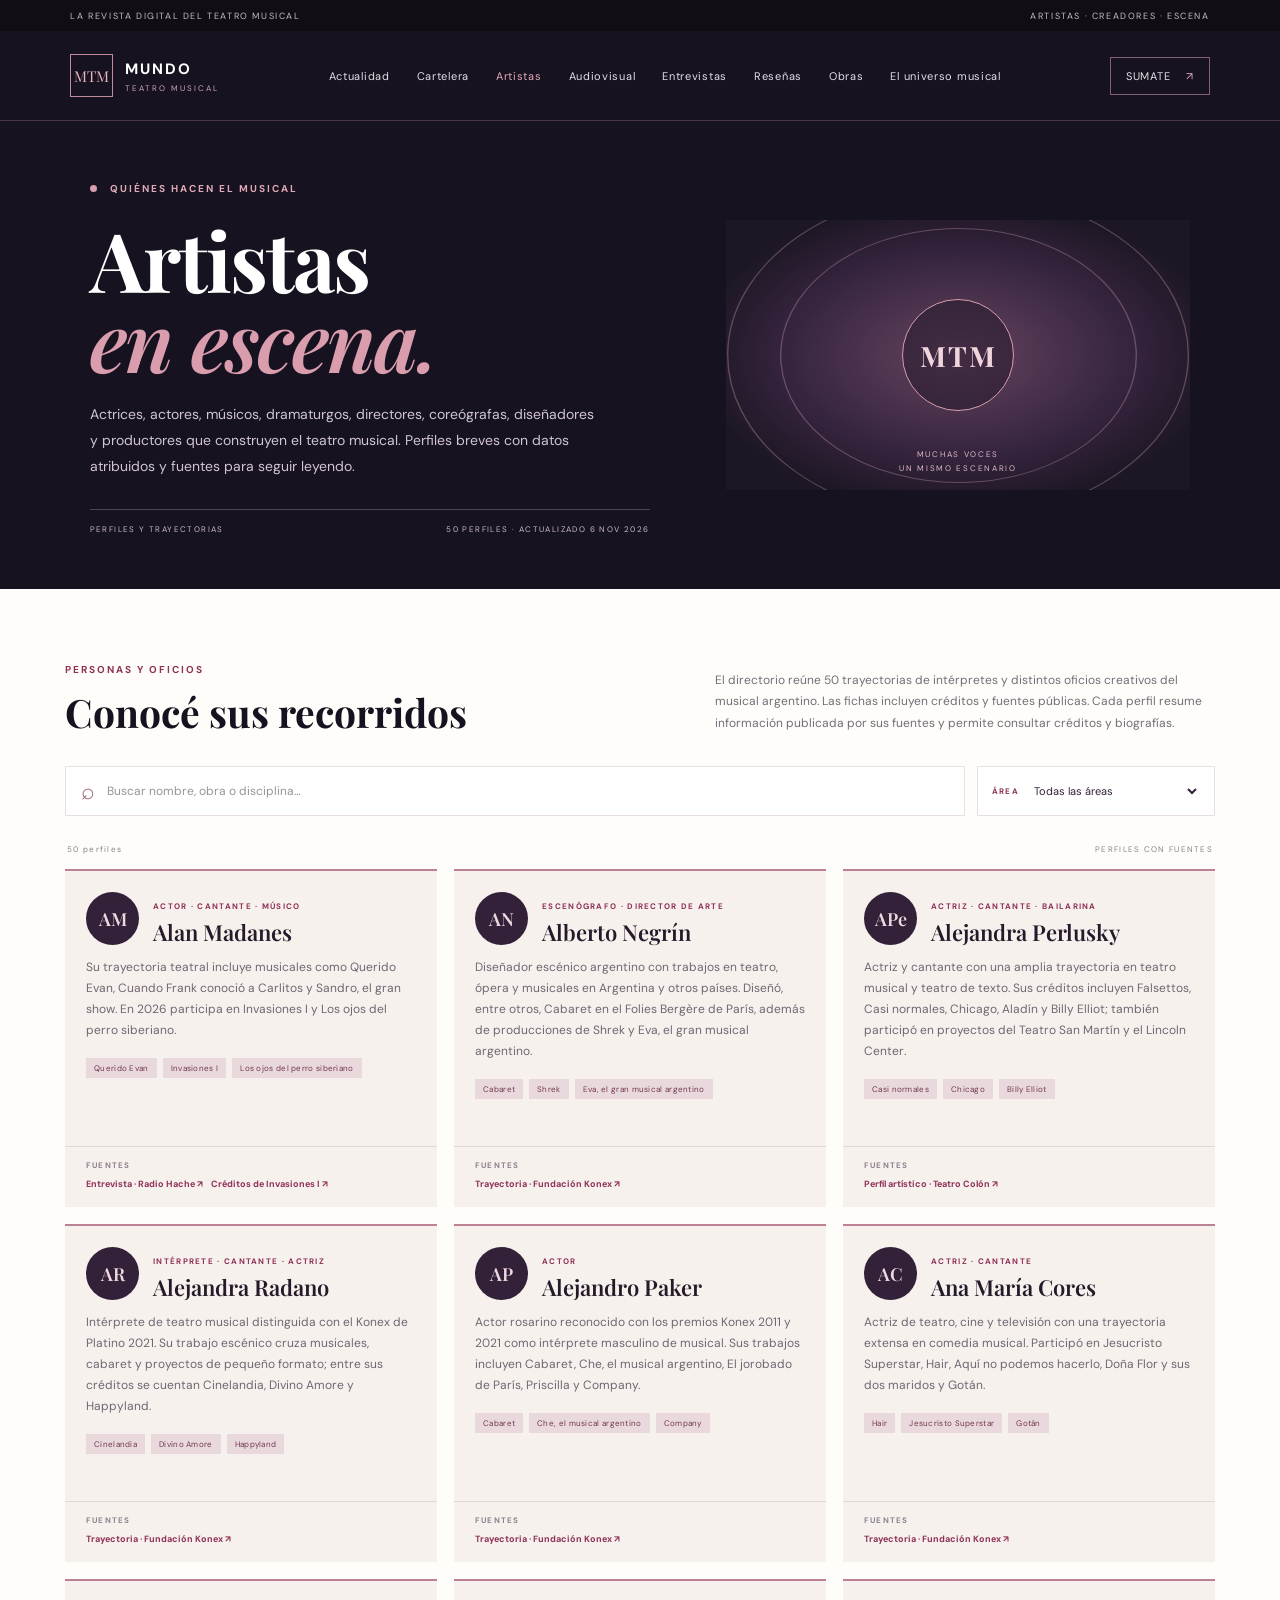
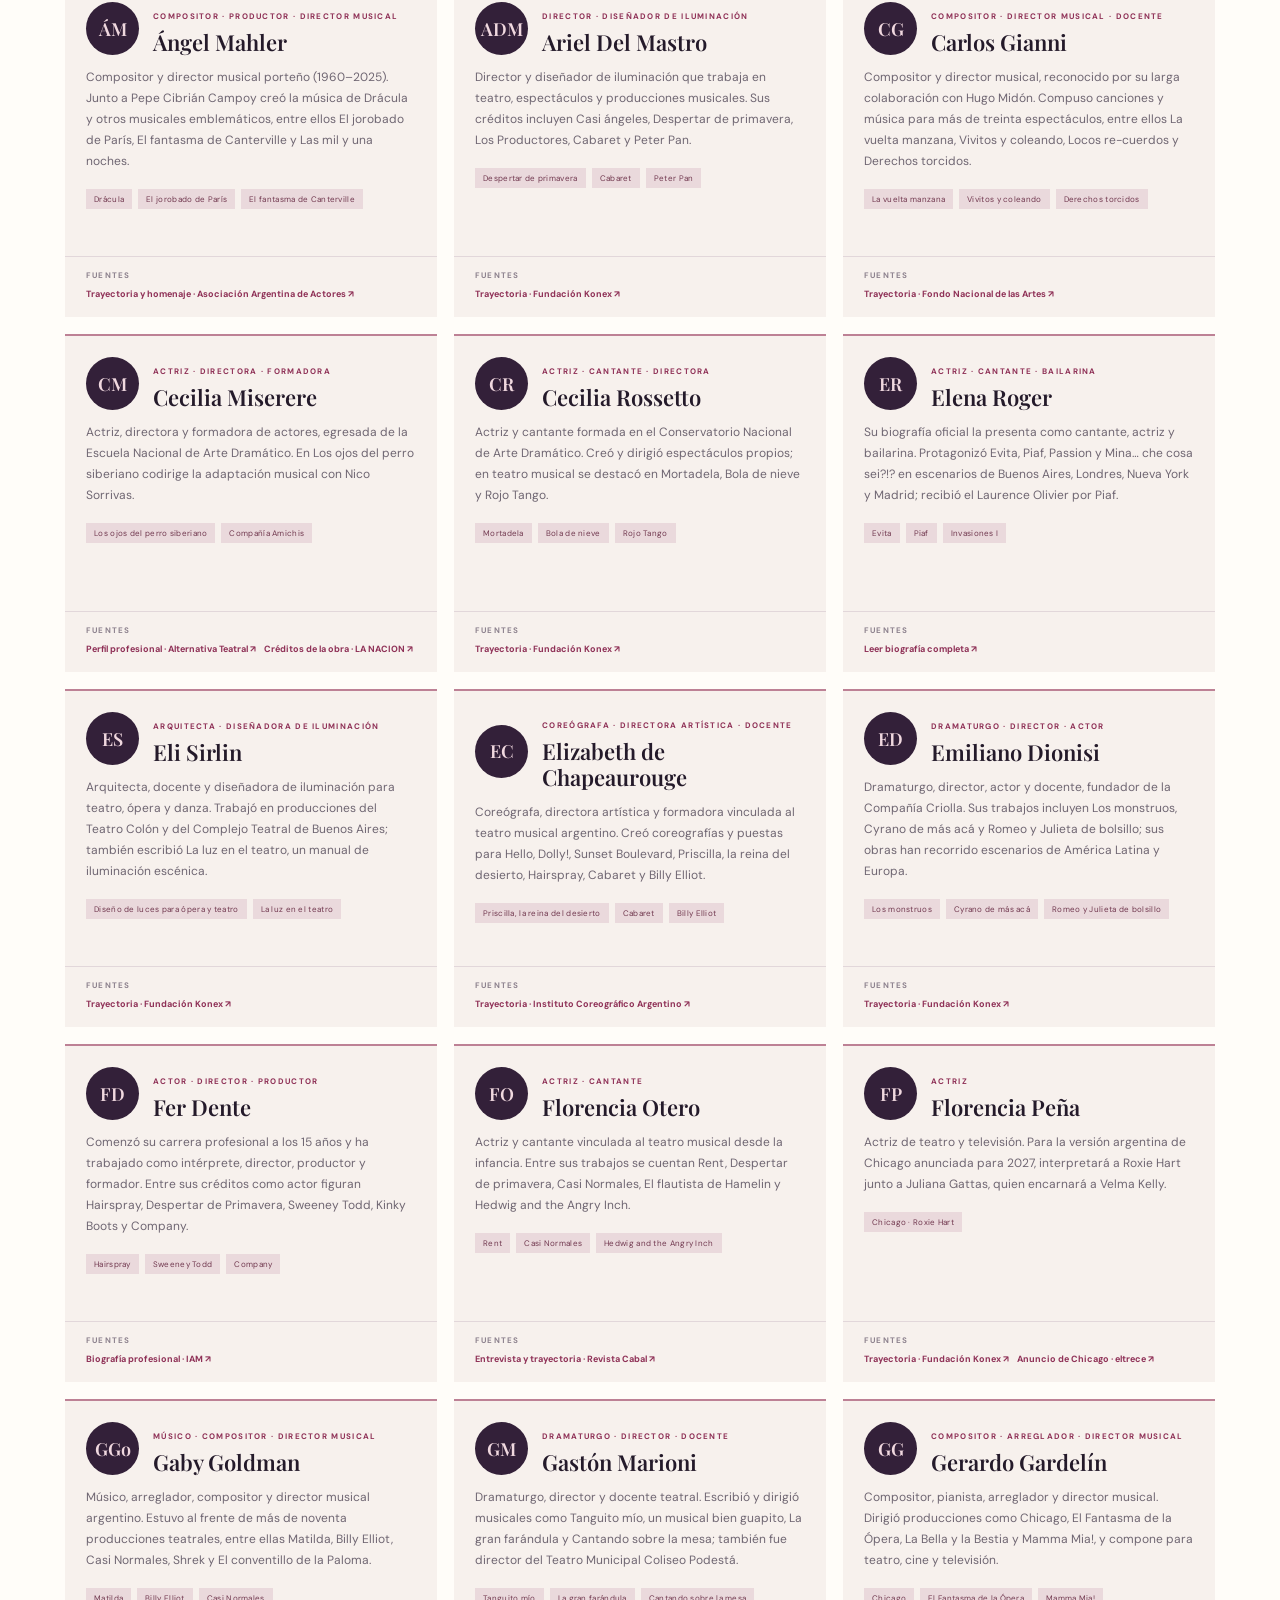
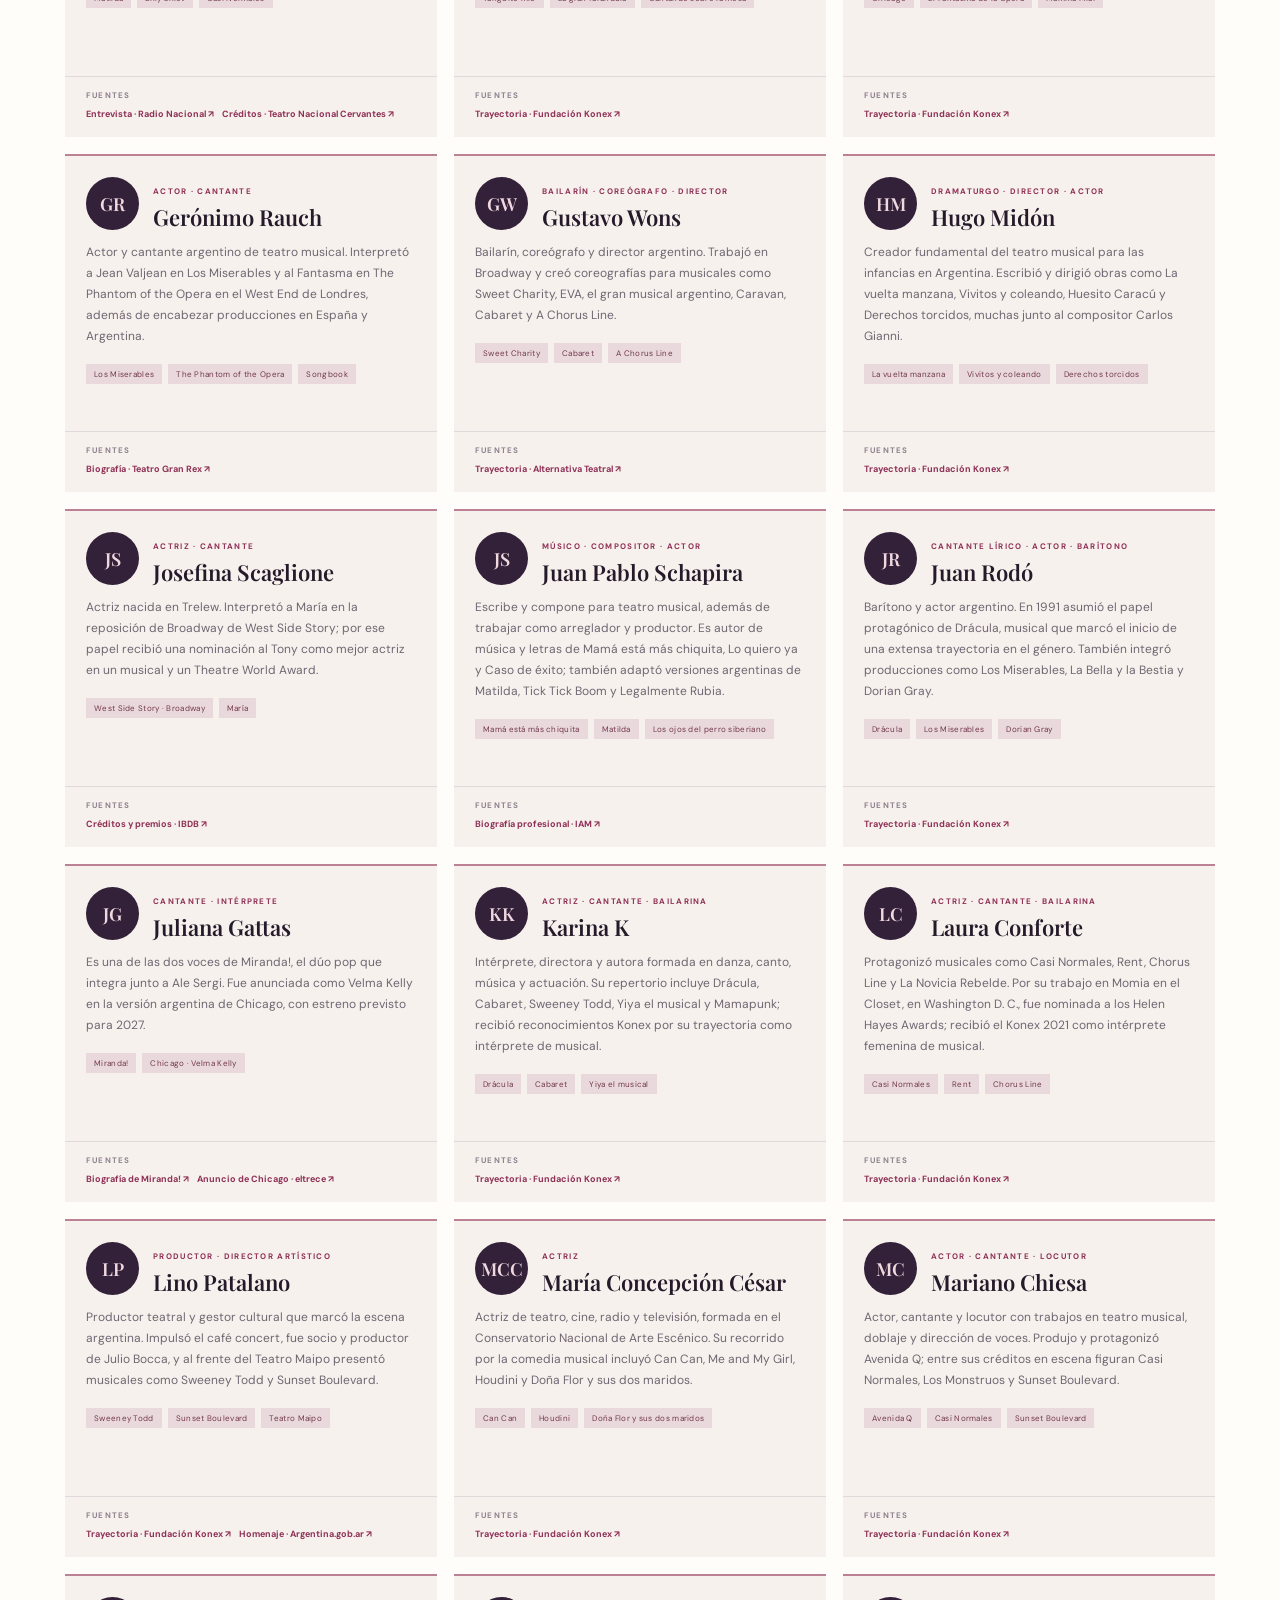
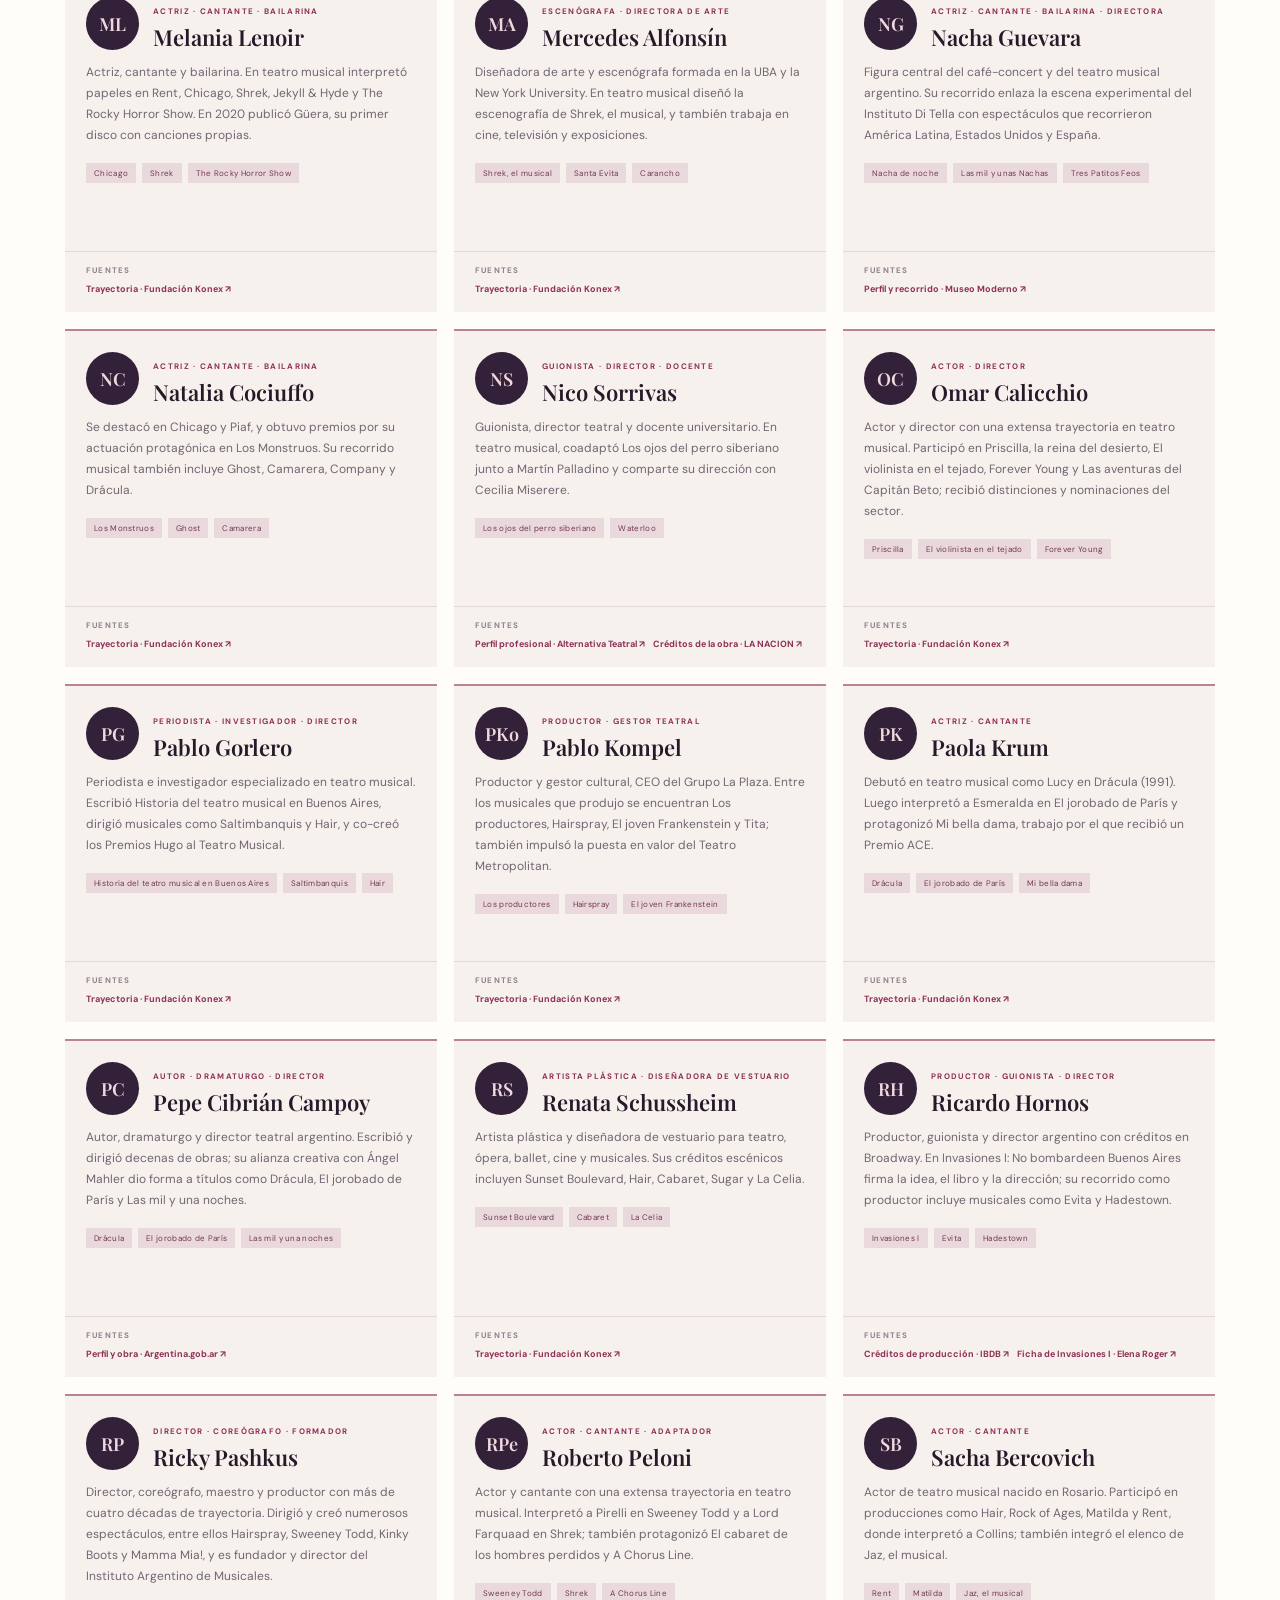
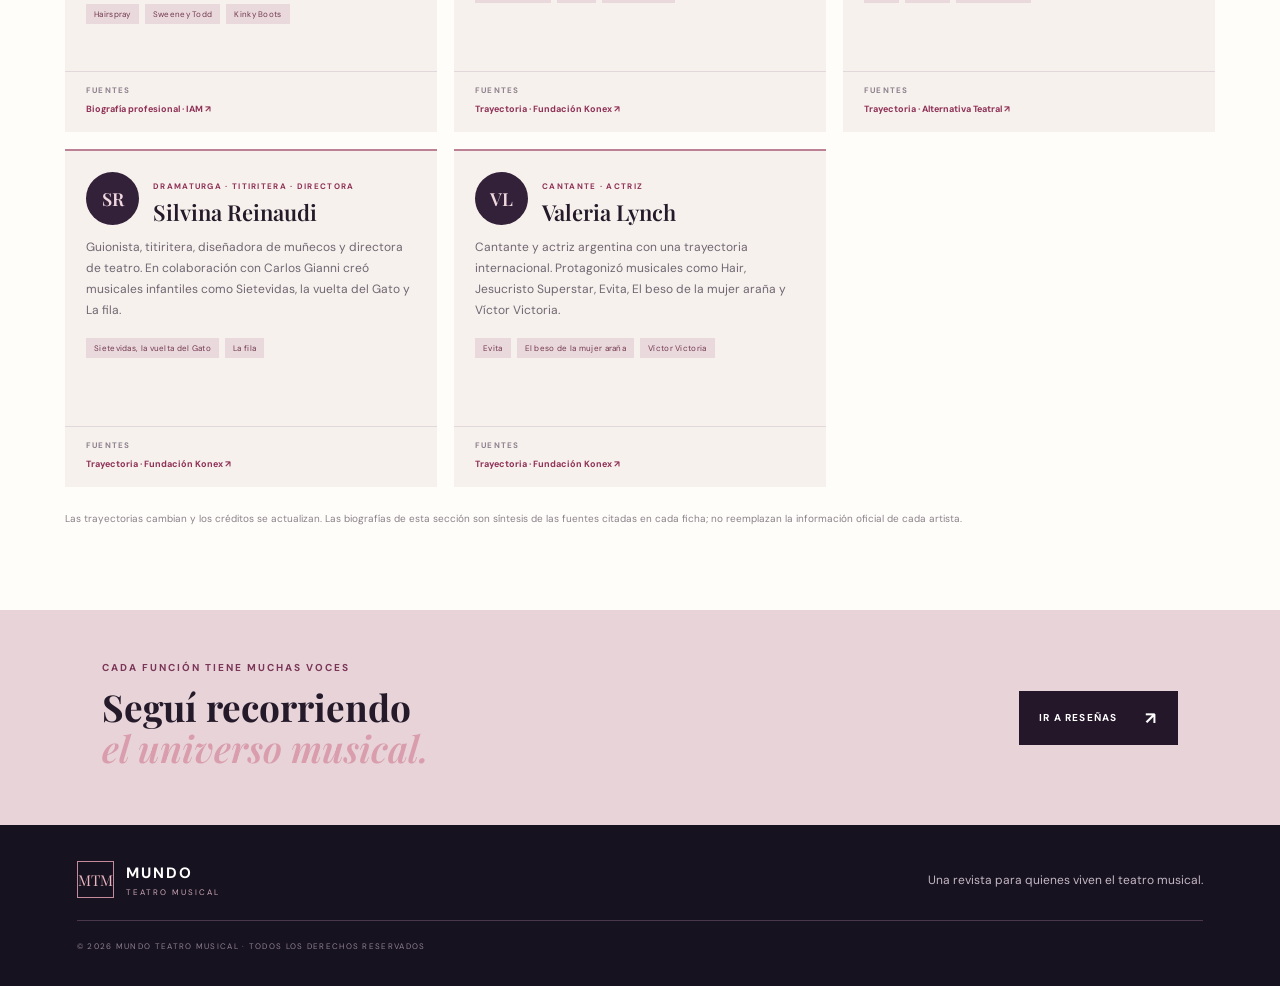
<file: artistas.html>
<!doctype html>
<html lang="es">
<head>
  <meta charset="utf-8">
  <meta name="viewport" content="width=device-width, initial-scale=1">
  <meta name="theme-color" content="#17121f">
  <meta name="description" content="Perfiles de intérpretes y profesionales de la música, dirección, diseño y producción del teatro musical argentino.">
  <title>Artistas del teatro musical | Mundo Teatro Musical</title>
  <link rel="preconnect" href="https://fonts.googleapis.com">
  <link rel="preconnect" href="https://fonts.gstatic.com" crossorigin>
  <link href="https://fonts.googleapis.com/css2?family=DM+Sans:wght@400;500;600;700&family=Playfair+Display:wght@600;700;800&display=swap" rel="stylesheet">
  <link rel="stylesheet" href="styles.css">
  <link rel="stylesheet" href="artistas.css">
</head>
<body class="artists-page">
  <div class="topline"><span>LA REVISTA DIGITAL DEL TEATRO MUSICAL</span><span>ARTISTAS · CREADORES · ESCENA</span></div>
  <header class="site-header">
    <a class="brand" href="index.html"><span class="brand-mark">MTM</span><span><strong>MUNDO</strong><small>TEATRO MUSICAL</small></span></a>
    <button class="menu-toggle" id="menuToggle" aria-label="Abrir menú" aria-expanded="false">☰</button>
    <nav class="main-nav" id="mainNav">
      <a href="actualidad.html">Actualidad</a><a href="cartelera.html">Cartelera</a><a class="active" href="artistas.html">Artistas</a><a href="audiovisuales.html">Audiovisual</a><a href="index.html#entrevistas">Entrevistas</a><a href="resenas.html">Reseñas</a><a href="obras.html">Obras</a><a href="index.html#universo">El universo musical</a>
    </nav>
    <a class="header-link" href="index.html#newsletter">SUMATE <span>↗</span></a>
  </header>
  <main>
    <section class="artists-hero">
      <div class="artists-hero-copy">
        <span class="eyebrow"><i></i> QUIÉNES HACEN EL MUSICAL</span>
        <h1>Artistas<br><em>en escena.</em></h1>
        <p>Actrices, actores, músicos, dramaturgos, directores, coreógrafas, diseñadores y productores que construyen el teatro musical. Perfiles breves con datos atribuidos y fuentes para seguir leyendo.</p>
        <div class="artists-hero-foot"><span>PERFILES Y TRAYECTORIAS</span><span>50 PERFILES · ACTUALIZADO 6 NOV 2026</span></div>
      </div>
      <div class="artists-hero-art" aria-hidden="true"><span class="artist-orbit"></span><span class="artist-orbit second"></span><span class="artist-mark">MTM</span><span class="artist-art-note">MUCHAS VOCES<br>UN MISMO ESCENARIO</span></div>
    </section>
    <section class="artists-content">
      <div class="artists-intro"><div><span class="eyebrow">PERSONAS Y OFICIOS</span><h2>Conocé sus recorridos</h2></div><p>El directorio reúne 50 trayectorias de intérpretes y distintos oficios creativos del musical argentino. Las fichas incluyen créditos y fuentes públicas. Cada perfil resume información publicada por sus fuentes y permite consultar créditos y biografías.</p></div>
      <div class="artists-controls">
        <label class="artist-search"><span aria-hidden="true">⌕</span><input id="artistSearch" type="search" placeholder="Buscar nombre, obra o disciplina…" aria-label="Buscar artistas"></label>
        <label class="artist-filter"><span>ÁREA</span><select id="artistFilter" aria-label="Filtrar perfiles"><option value="all">Todas las áreas</option><option value="interpretes">Intérpretes</option><option value="direccion">Dirección y dramaturgia</option><option value="musica">Música</option><option value="diseno">Diseño y coreografía</option><option value="produccion">Producción y formación</option></select></label>
      </div>
      <div class="artists-count"><span id="artistCount" aria-live="polite"></span><span>PERFILES CON FUENTES</span></div>
      <div class="artist-grid" id="artistGrid"></div>
      <div class="artist-empty" id="artistEmpty" hidden><h3>No encontramos perfiles</h3><p>Probá con otro nombre o área.</p></div>
      <p class="artists-note">Las trayectorias cambian y los créditos se actualizan. Las biografías de esta sección son síntesis de las fuentes citadas en cada ficha; no reemplazan la información oficial de cada artista.</p>
    </section>
    <section class="artists-cta"><div><span class="eyebrow">CADA FUNCIÓN TIENE MUCHAS VOCES</span><h2>Seguí recorriendo<br><em>el universo musical.</em></h2></div><a class="button button-dark" href="resenas.html">IR A RESEÑAS <span>↗</span></a></section>
  </main>
  <footer><a class="brand footer-brand" href="index.html"><span class="brand-mark">MTM</span><span><strong>MUNDO</strong><small>TEATRO MUSICAL</small></span></a><p>Una revista para quienes viven el teatro musical.</p><span class="copyright">© 2026 MUNDO TEATRO MUSICAL · TODOS LOS DERECHOS RESERVADOS</span></footer>
  <script src="app.js"></script>
  <script src="artistas.js?v=20261106-50"></script>
</body>
</html>
</file>
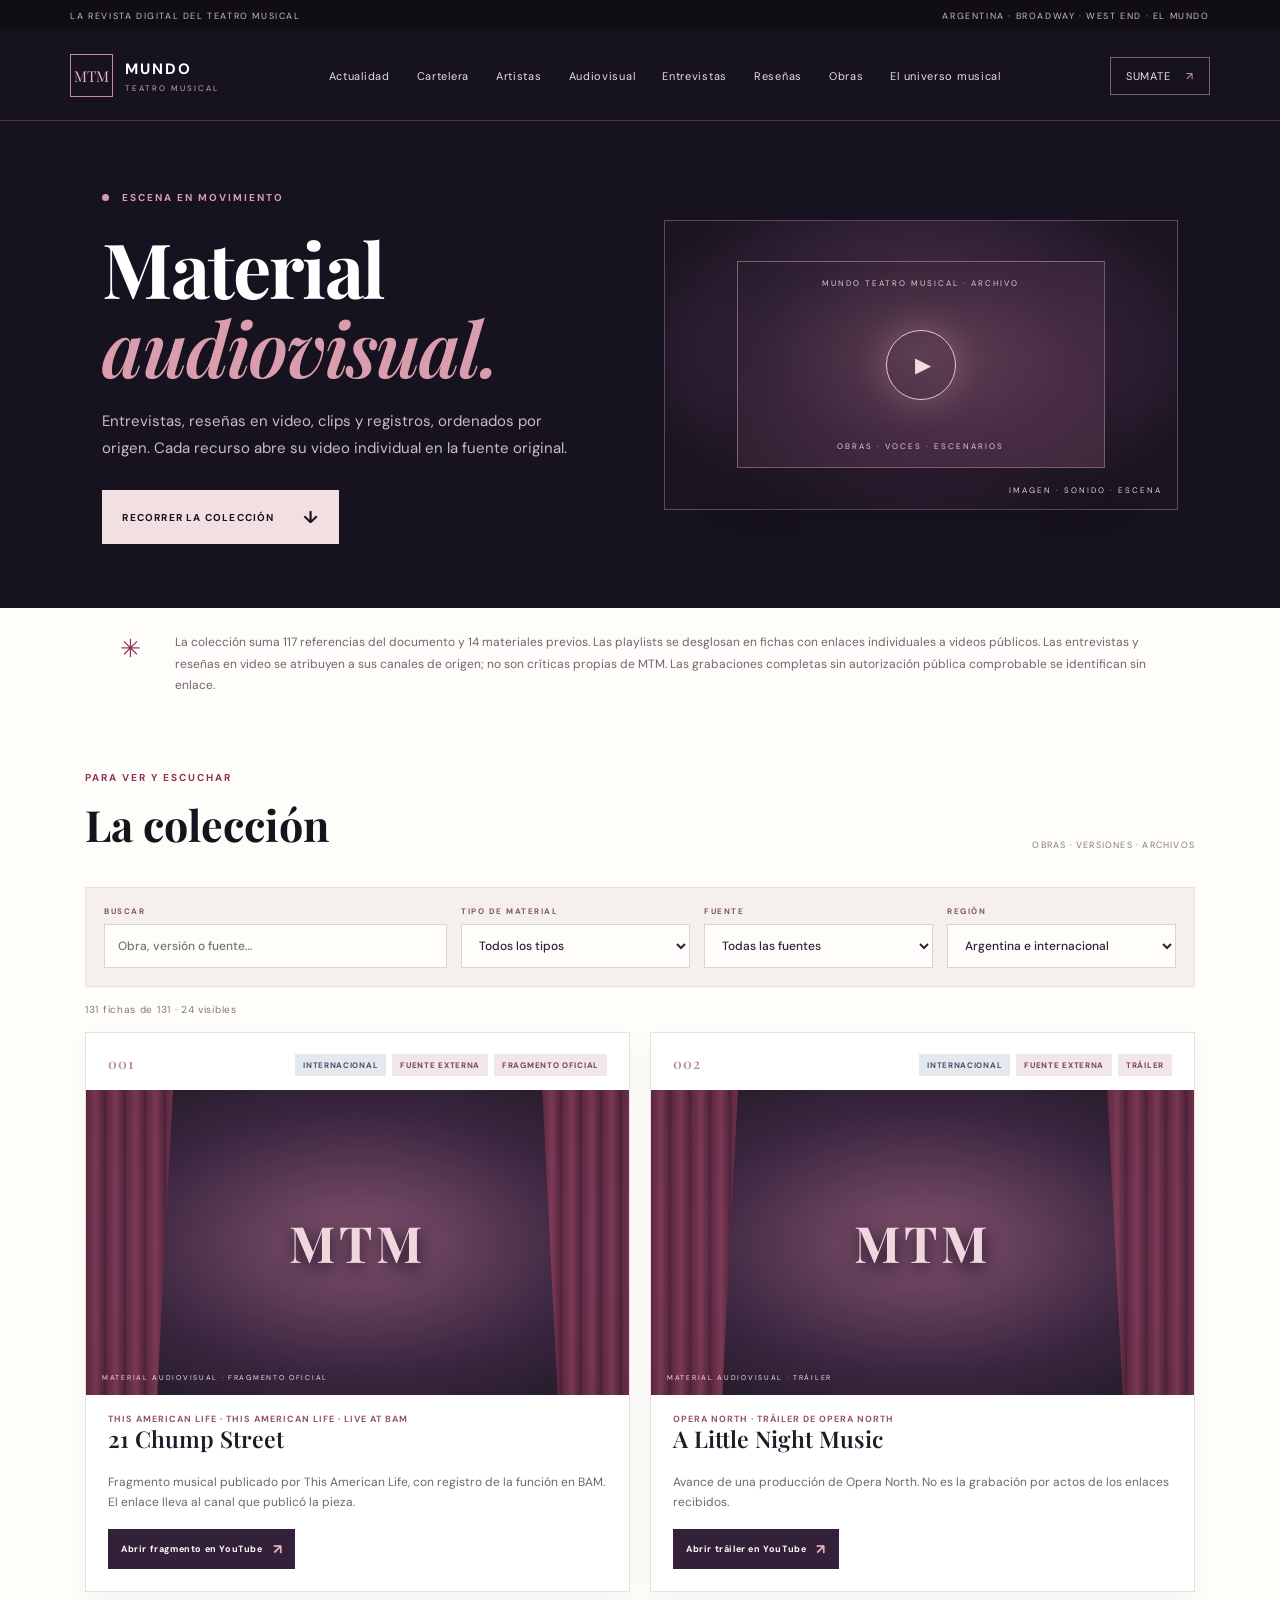
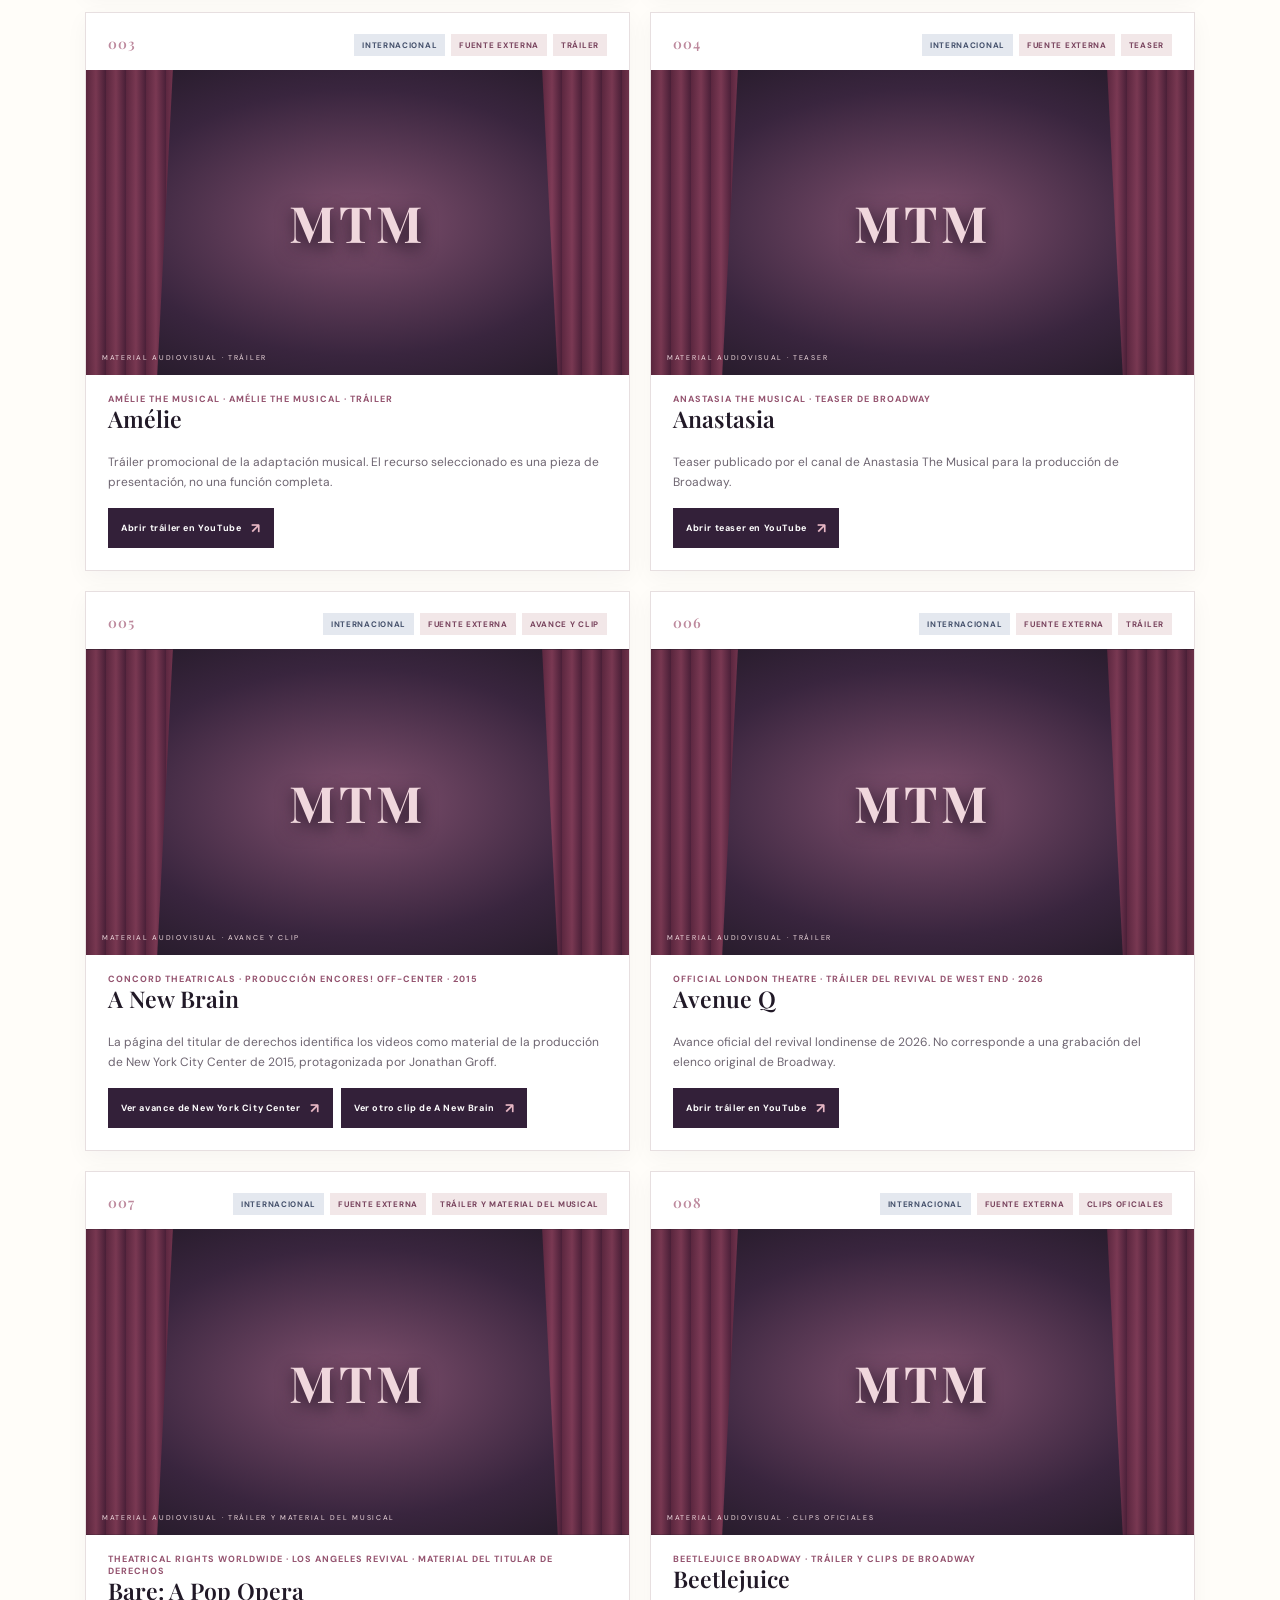
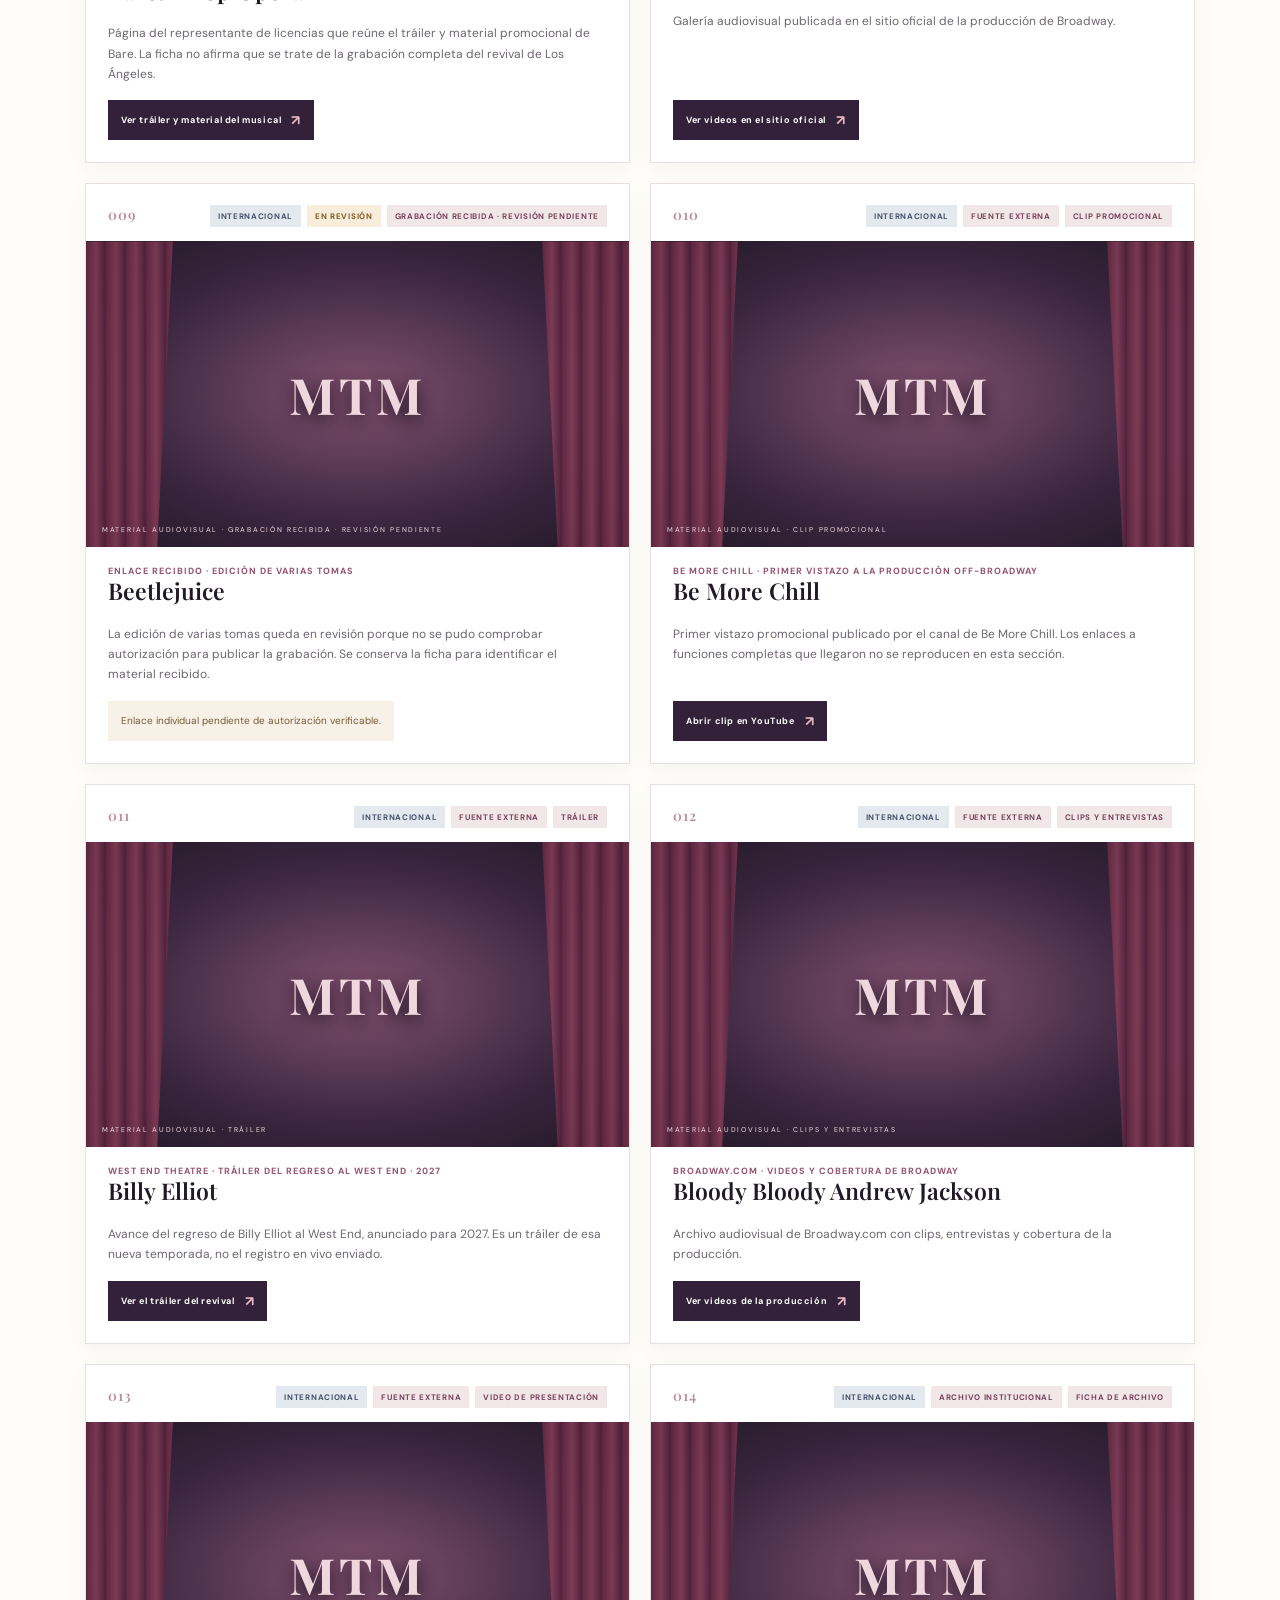
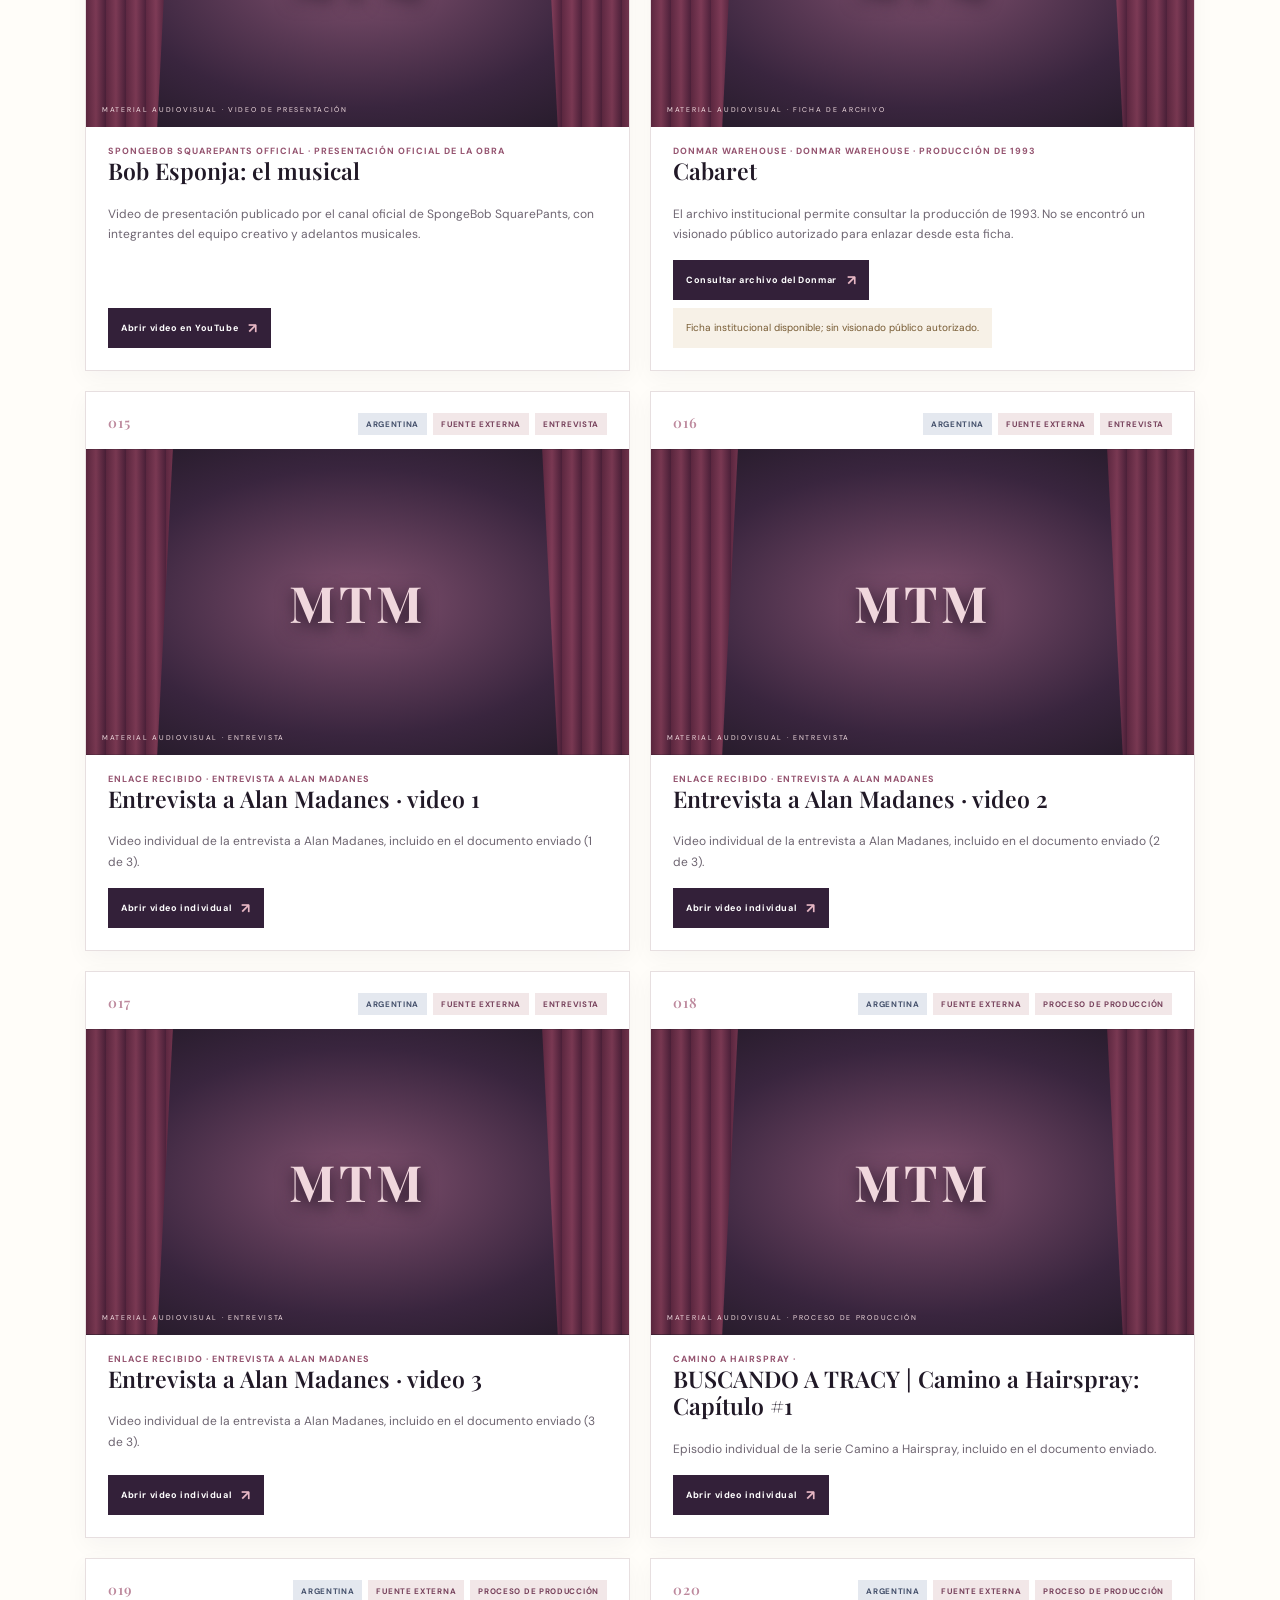
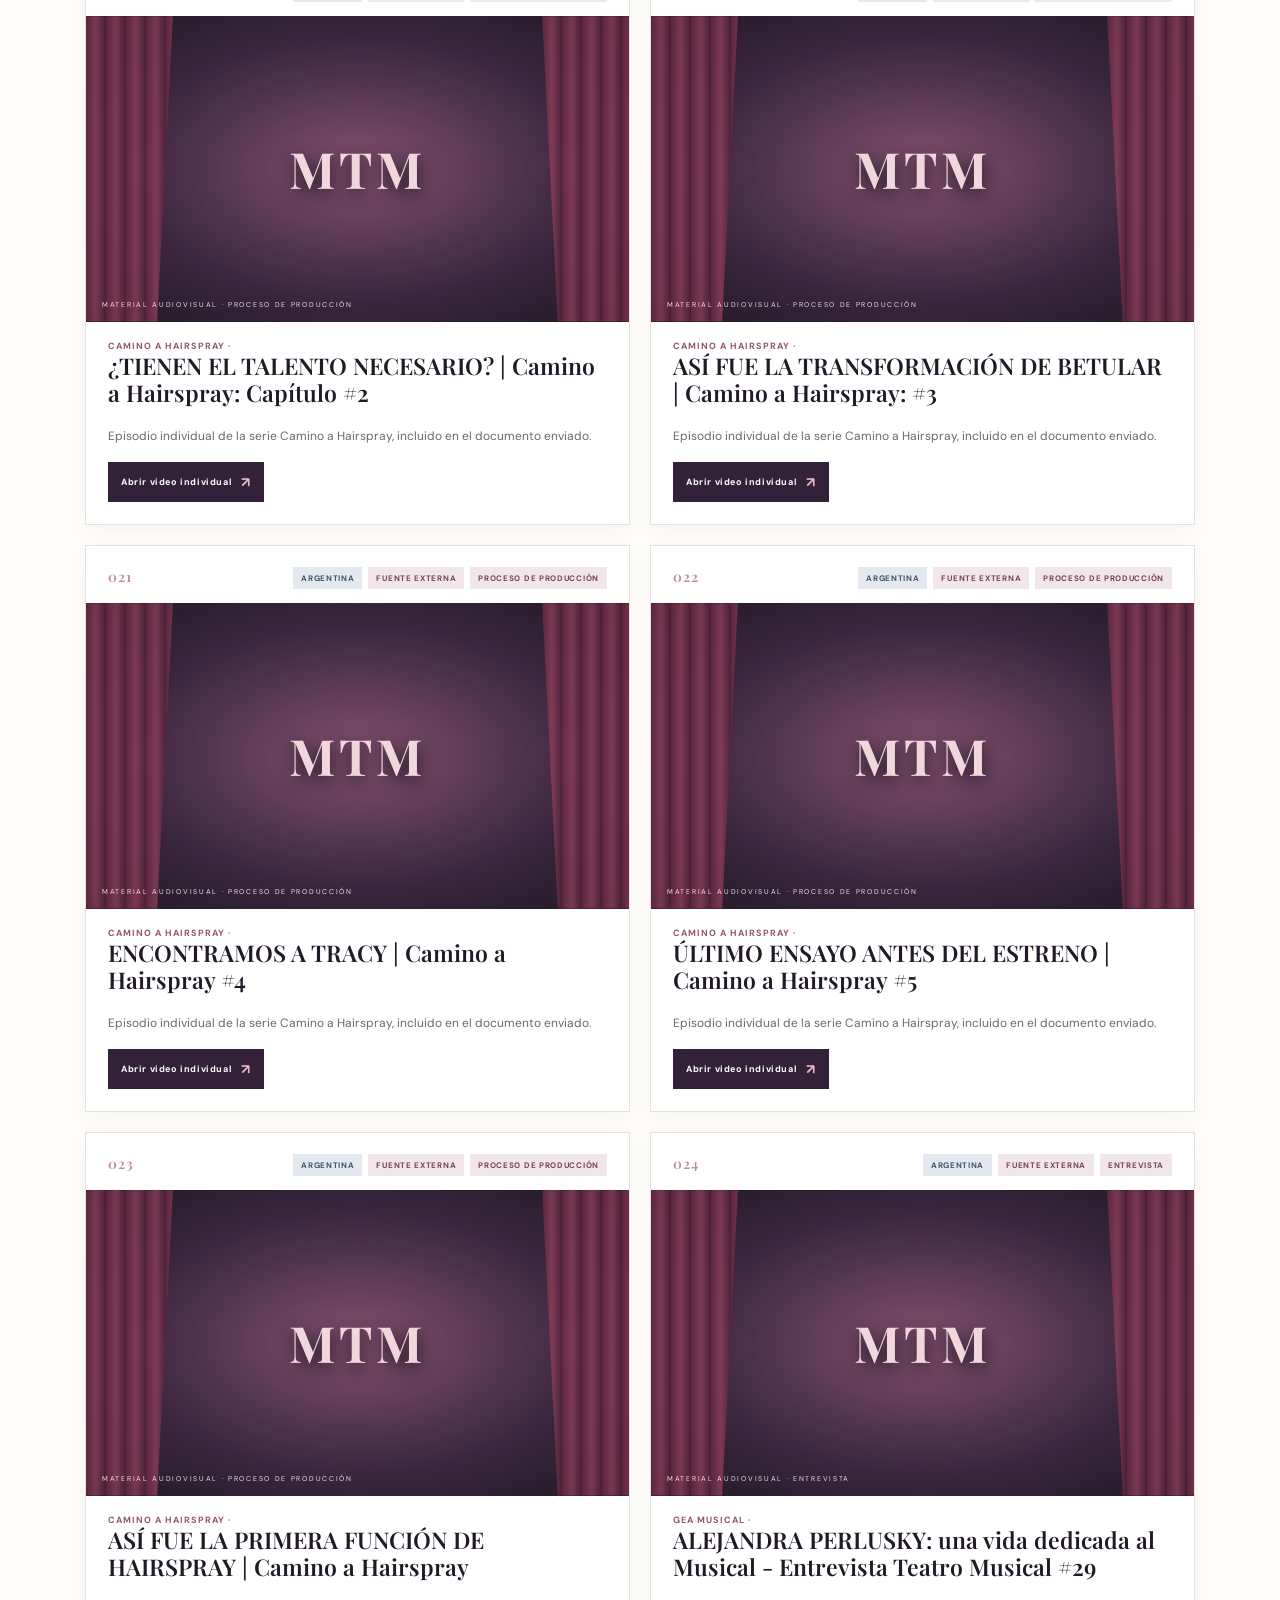
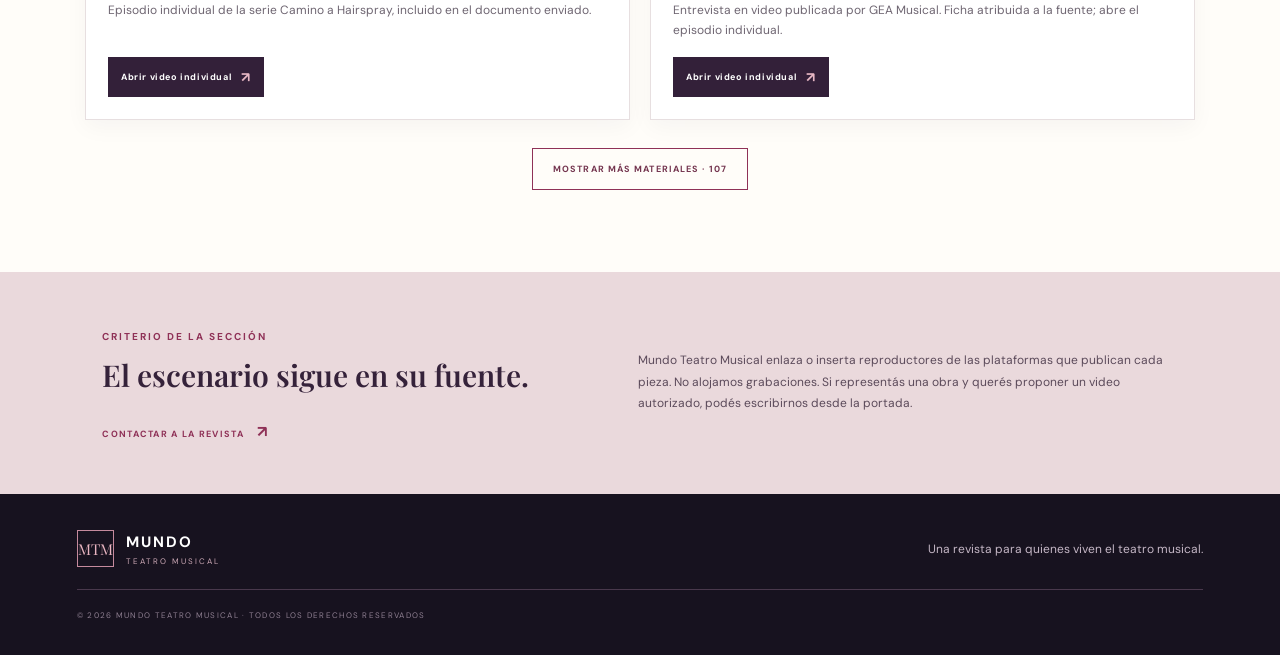
<file: audiovisuales.html>
<!doctype html>
<html lang="es">
<head>
  <meta charset="utf-8">
  <meta name="viewport" content="width=device-width, initial-scale=1">
  <meta name="theme-color" content="#17121f">
  <meta name="description" content="Entrevistas, reseñas en video, clips y archivos audiovisuales del teatro musical argentino e internacional.">
  <title>Material audiovisual | Mundo Teatro Musical</title>
  <link rel="preconnect" href="https://fonts.googleapis.com">
  <link rel="preconnect" href="https://fonts.gstatic.com" crossorigin>
  <link href="https://fonts.googleapis.com/css2?family=DM+Sans:wght@400;500;600;700&family=Playfair+Display:wght@600;700;800&display=swap" rel="stylesheet">
  <link rel="stylesheet" href="styles.css">
  <link rel="stylesheet" href="audiovisuales.css">
</head>
<body>
  <div class="topline"><span>LA REVISTA DIGITAL DEL TEATRO MUSICAL</span><span>ARGENTINA · BROADWAY · WEST END · EL MUNDO</span></div>
  <header class="site-header">
    <a class="brand" href="index.html#inicio" aria-label="Mundo Teatro Musical, inicio"><span class="brand-mark">MTM</span><span><strong>MUNDO</strong><small>TEATRO MUSICAL</small></span></a>
    <button class="menu-toggle" id="menuToggle" aria-label="Abrir menú" aria-expanded="false">☰</button>
    <nav class="main-nav" id="mainNav">
      <a href="actualidad.html">Actualidad</a><a href="cartelera.html">Cartelera</a><a href="artistas.html">Artistas</a><a class="active" href="audiovisuales.html">Audiovisual</a><a href="index.html#entrevistas">Entrevistas</a><a href="resenas.html">Reseñas</a><a href="obras.html">Obras</a><a href="index.html#universo">El universo musical</a>
    </nav>
    <a class="header-link" href="index.html#newsletter">SUMATE <span>↗</span></a>
  </header>

  <main id="inicio">
    <section class="av-hero">
      <div class="av-hero-copy">
        <span class="eyebrow"><i></i> ESCENA EN MOVIMIENTO</span>
        <h1>Material<br><em>audiovisual.</em></h1>
        <p>Entrevistas, reseñas en video, clips y registros, ordenados por origen. Cada recurso abre su video individual en la fuente original.</p>
        <a class="button button-light" href="#catalogo">RECORRER LA COLECCIÓN <span>↓</span></a>
      </div>
      <div class="av-hero-art" aria-label="Composición gráfica inspirada en una pantalla de teatro">
        <div class="av-frame"><span class="av-frame-top">MUNDO TEATRO MUSICAL · ARCHIVO</span><div class="av-play">▶</div><span class="av-frame-bottom">OBRAS · VOCES · ESCENARIOS</span></div>
        <span class="av-hero-index">IMAGEN · SONIDO · ESCENA</span>
      </div>
    </section>

    <section class="av-intro">
      <div class="av-intro-mark">✳</div>
      <p>La colección suma 117 referencias del documento y 14 materiales previos. Las playlists se desglosan en fichas con enlaces individuales a videos públicos. Las entrevistas y reseñas en video se atribuyen a sus canales de origen; no son críticas propias de MTM. Las grabaciones completas sin autorización pública comprobable se identifican sin enlace.</p>
    </section>

    <section class="av-catalogue" id="catalogo">
      <div class="section-heading">
        <div><span class="eyebrow">PARA VER Y ESCUCHAR</span><h2>La colección</h2></div>
        <span class="section-note">OBRAS · VERSIONES · ARCHIVOS</span>
      </div>

      <div class="av-controls" aria-label="Buscar y filtrar materiales audiovisuales">
        <label class="av-search"><span>BUSCAR</span><input id="mediaSearch" type="search" placeholder="Obra, versión o fuente…" autocomplete="off"></label>
        <label><span>TIPO DE MATERIAL</span><select id="typeFilter"><option value="all">Todos los tipos</option></select></label>
        <label><span>FUENTE</span><select id="sourceFilter"><option value="all">Todas las fuentes</option></select></label>
        <label><span>REGIÓN</span><select id="regionFilter"><option value="all">Argentina e internacional</option></select></label>
      </div>
      <p class="av-count" id="mediaCount" aria-live="polite">Cargando fichas…</p>
      <div class="av-grid" id="mediaGrid"></div>
      <button class="av-load-more" id="loadMore" type="button" hidden>MOSTRAR MÁS MATERIALES</button>
      <div class="av-empty" id="mediaEmpty" hidden><span>✳</span><h3>No encontramos materiales con esos filtros.</h3><p>Probá con otro título o restablecé la búsqueda.</p><button class="av-reset" id="resetFilters" type="button">LIMPIAR FILTROS</button></div>
    </section>

    <section class="av-policy">
      <div><span class="eyebrow">CRITERIO DE LA SECCIÓN</span><h2>El escenario sigue en su fuente.</h2></div>
      <p>Mundo Teatro Musical enlaza o inserta reproductores de las plataformas que publican cada pieza. No alojamos grabaciones. Si representás una obra y querés proponer un video autorizado, podés escribirnos desde la portada.</p>
      <a class="text-link" href="index.html#newsletter">CONTACTAR A LA REVISTA <span>↗</span></a>
    </section>
  </main>

  <footer><a class="brand footer-brand" href="index.html#inicio"><span class="brand-mark">MTM</span><span><strong>MUNDO</strong><small>TEATRO MUSICAL</small></span></a><p>Una revista para quienes viven el teatro musical.</p><span class="copyright">© 2026 MUNDO TEATRO MUSICAL · TODOS LOS DERECHOS RESERVADOS</span></footer>
  <script src="app.js"></script>
  <script src="audiovisuales.js"></script>
</body>
</html>
</file>
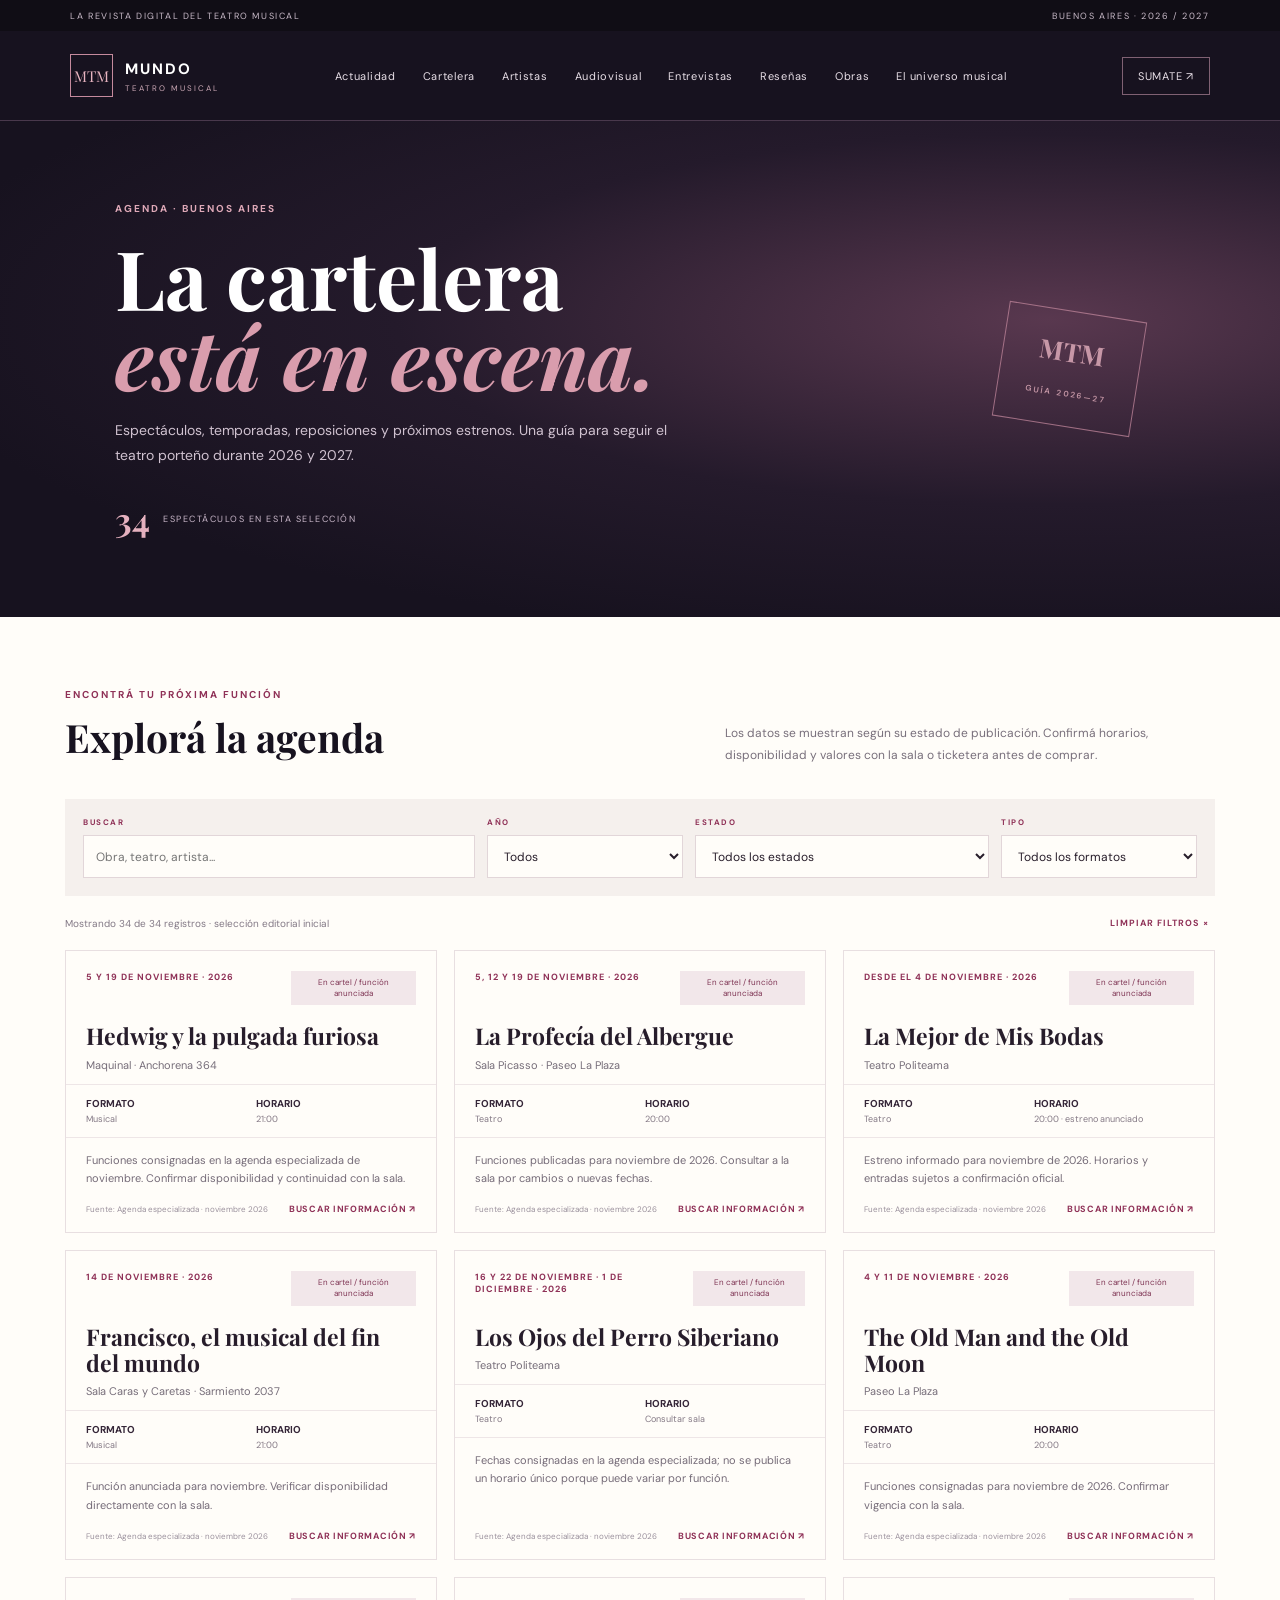
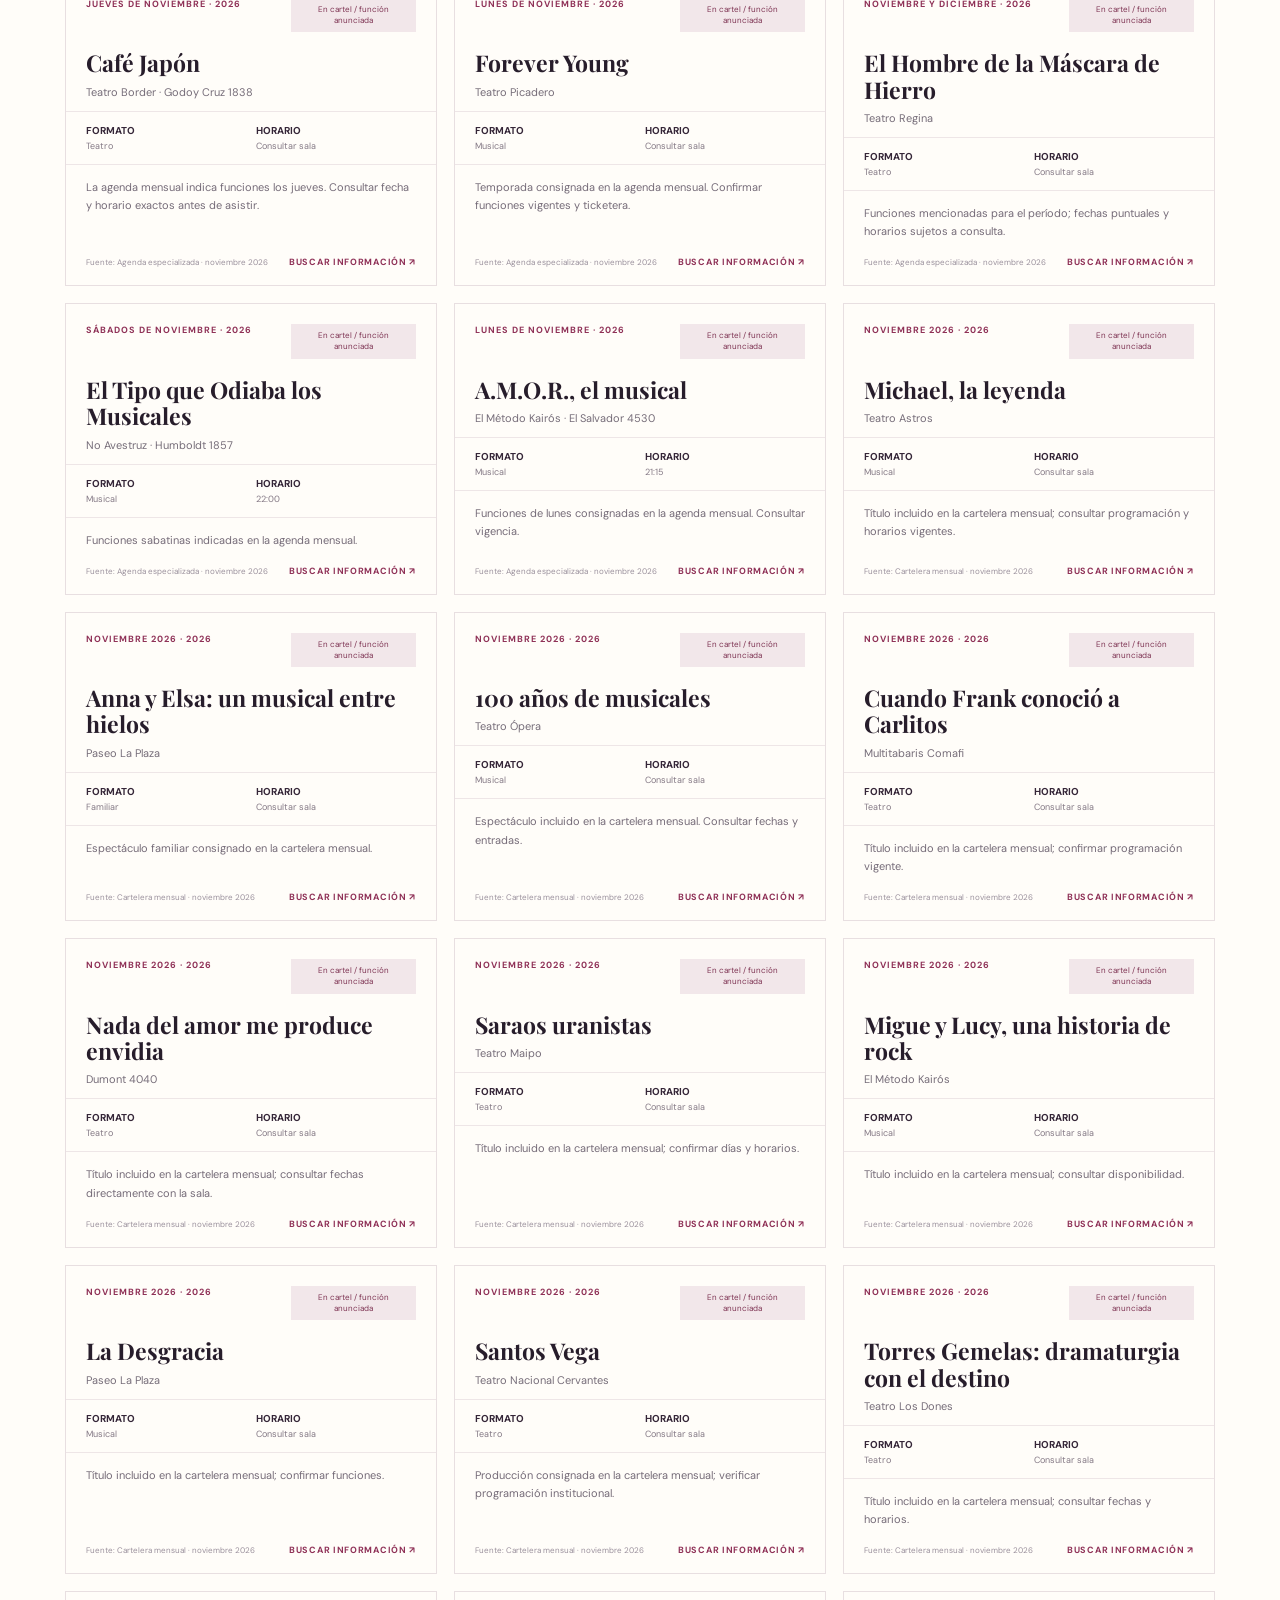
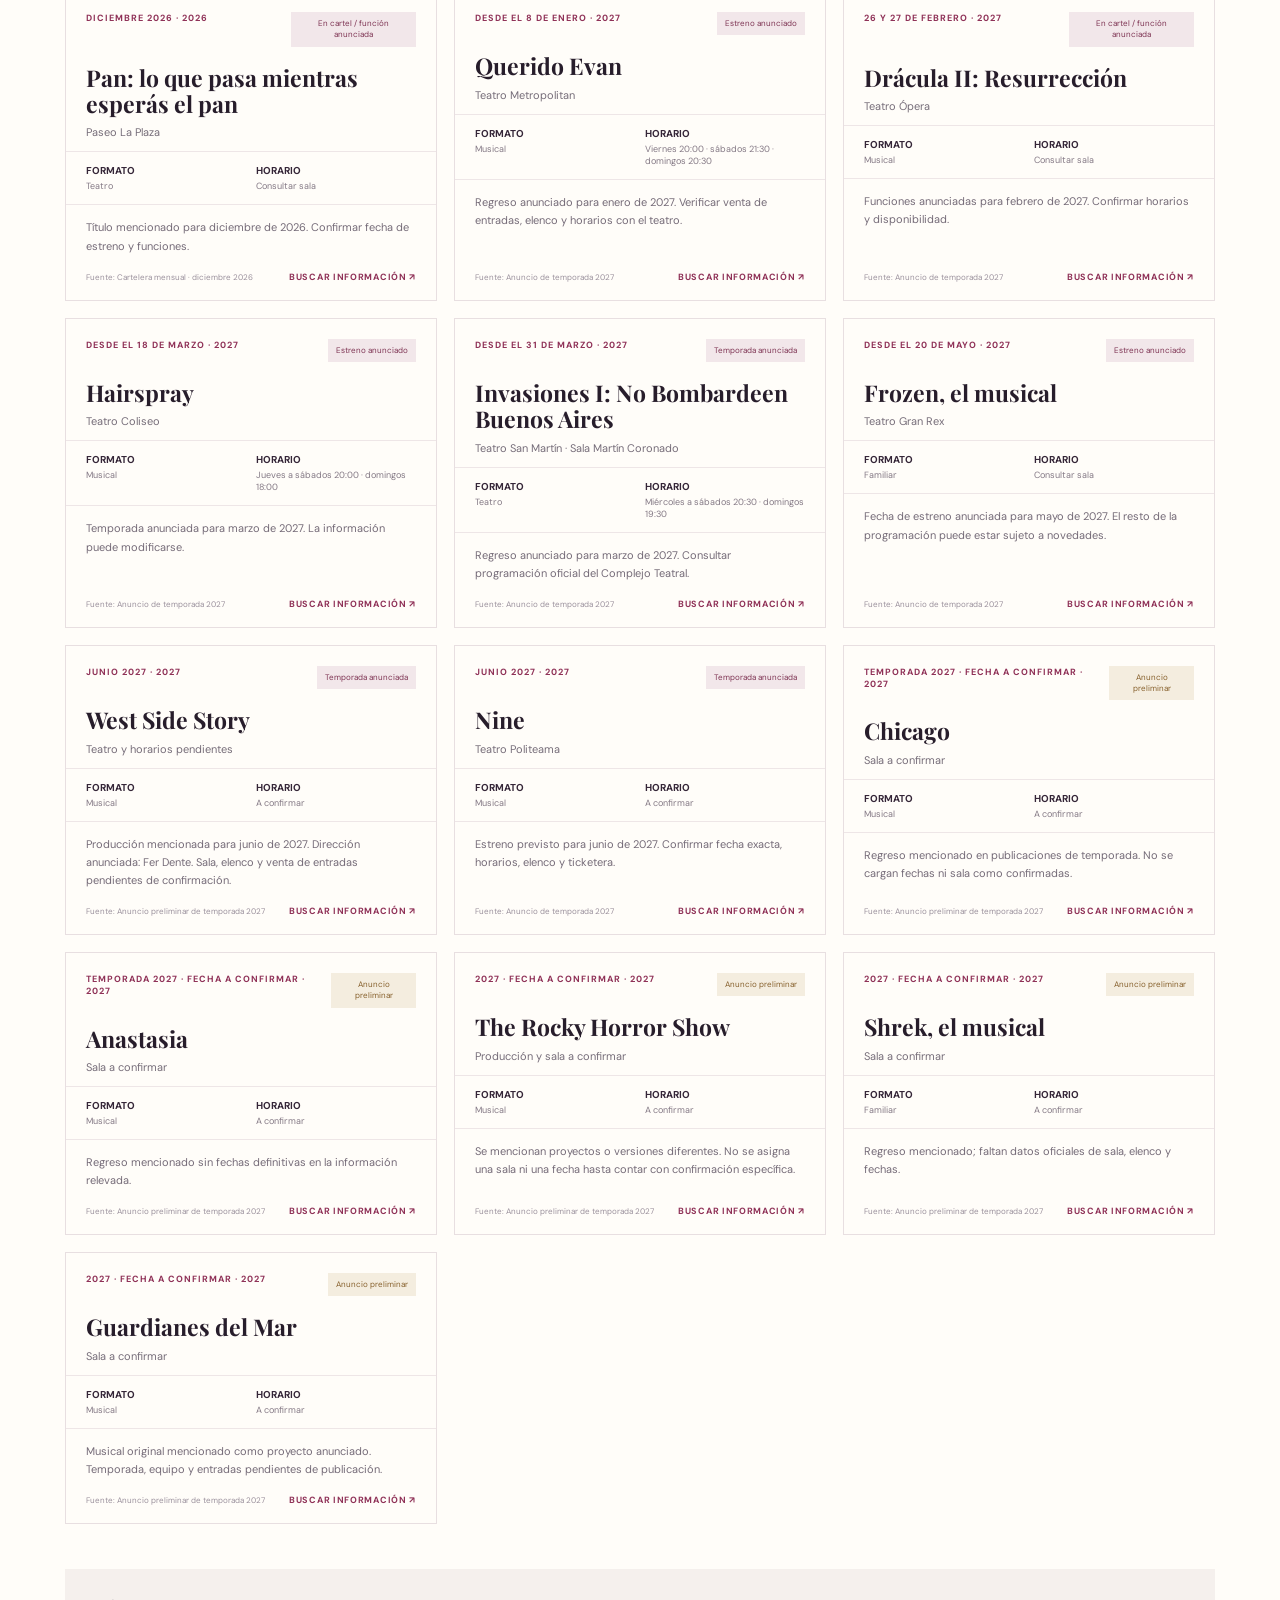
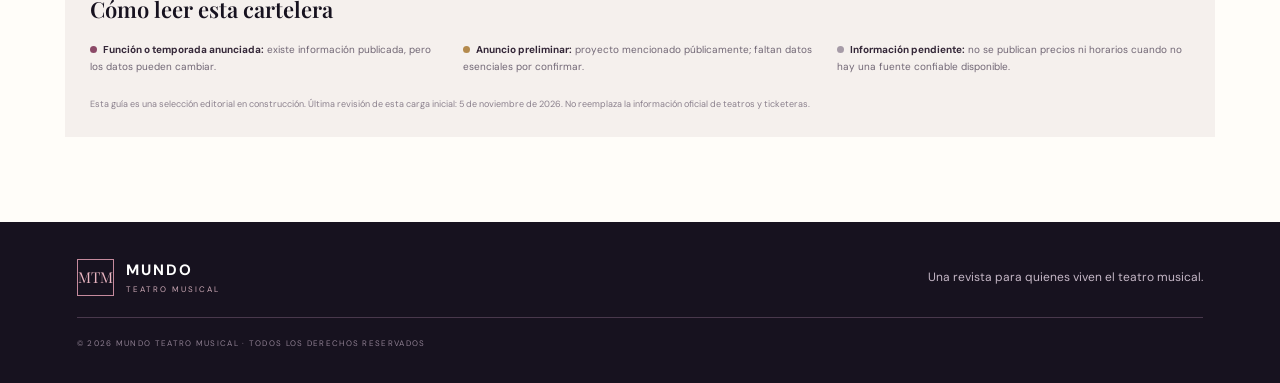
<file: cartelera.html>
<!doctype html>
<html lang="es">
<head>
<meta charset="utf-8"><meta name="viewport" content="width=device-width, initial-scale=1"><meta name="theme-color" content="#17121f">
<meta name="description" content="Cartelera de teatro musical y teatro en Buenos Aires 2026 y 2027.">
<title>Cartelera 2026–2027 | Mundo Teatro Musical</title>
<link rel="preconnect" href="https://fonts.googleapis.com"><link rel="preconnect" href="https://fonts.gstatic.com" crossorigin>
<link href="https://fonts.googleapis.com/css2?family=DM+Sans:wght@400;500;600;700&family=Playfair+Display:wght@600;700;800&display=swap" rel="stylesheet">
<link rel="stylesheet" href="styles.css"><link rel="stylesheet" href="cartelera.css">
</head>
<body>
<div class="topline"><span>LA REVISTA DIGITAL DEL TEATRO MUSICAL</span><span>BUENOS AIRES · 2026 / 2027</span></div>
<header class="site-header"><a class="brand" href="index.html"><span class="brand-mark">MTM</span><span><strong>MUNDO</strong><small>TEATRO MUSICAL</small></span></a>
<button class="menu-toggle" id="menuToggle" aria-label="Abrir menú" aria-expanded="false">☰</button>
<nav class="main-nav" id="mainNav">
      <a href="actualidad.html">Actualidad</a><a class="active" href="cartelera.html">Cartelera</a><a href="artistas.html">Artistas</a><a href="audiovisuales.html">Audiovisual</a><a href="index.html#entrevistas">Entrevistas</a><a href="resenas.html">Reseñas</a><a href="obras.html">Obras</a><a href="index.html#universo">El universo musical</a>
    </nav><a class="header-link" href="index.html#newsletter">SUMATE ↗</a></header>
<main>
<section class="agenda-hero"><div class="agenda-hero-inner"><span class="eyebrow">AGENDA · BUENOS AIRES</span><h1>La cartelera<br><em>está en escena.</em></h1><p>Espectáculos, temporadas, reposiciones y próximos estrenos. Una guía para seguir el teatro porteño durante 2026 y 2027.</p><div class="agenda-count"><strong id="resultCount">—</strong><span>ESPECTÁCULOS EN ESTA SELECCIÓN</span></div></div><div class="agenda-hero-stamp">MTM<br><small>GUÍA 2026—27</small></div></section>
<section class="agenda-content">
<div class="agenda-intro"><div><span class="eyebrow">ENCONTRÁ TU PRÓXIMA FUNCIÓN</span><h2>Explorá la agenda</h2></div><p>Los datos se muestran según su estado de publicación. Confirmá horarios, disponibilidad y valores con la sala o ticketera antes de comprar.</p></div>
<div class="filters">
<label class="search-field"><span>BUSCAR</span><input id="searchInput" type="search" placeholder="Obra, teatro, artista..."></label>
<label><span>AÑO</span><select id="yearFilter"><option value="all">Todos</option><option value="2026">2026</option><option value="2027">2027</option></select></label>
<label><span>ESTADO</span><select id="statusFilter"><option value="all">Todos los estados</option><option value="En cartel / función anunciada">En cartel / función anunciada</option><option value="Estreno anunciado">Estreno anunciado</option><option value="Temporada anunciada">Temporada anunciada</option><option value="Anuncio preliminar">Anuncio preliminar</option></select></label>
<label><span>TIPO</span><select id="typeFilter"><option value="all">Todos los formatos</option><option value="Musical">Musical</option><option value="Teatro">Teatro</option><option value="Familiar">Familiar</option><option value="Danza / música">Danza / música</option></select></label>
</div>
<div class="agenda-toolbar"><span id="filterSummary">Selección editorial inicial · Buenos Aires</span><button id="clearFilters" type="button">LIMPIAR FILTROS ×</button></div>
<div class="show-grid" id="showGrid" aria-live="polite"></div>
<div class="empty-state" id="emptyState" hidden>No encontramos espectáculos con esos filtros. Probá con otra búsqueda.</div>
<section class="agenda-legend"><h3>Cómo leer esta cartelera</h3><div class="legend-items"><p><b class="dot dot-confirmed"></b><strong>Función o temporada anunciada:</strong> existe información publicada, pero los datos pueden cambiar.</p><p><b class="dot dot-pre"></b><strong>Anuncio preliminar:</strong> proyecto mencionado públicamente; faltan datos esenciales por confirmar.</p><p><b class="dot dot-pending"></b><strong>Información pendiente:</strong> no se publican precios ni horarios cuando no hay una fuente confiable disponible.</p></div><small>Esta guía es una selección editorial en construcción. Última revisión de esta carga inicial: 5 de noviembre de 2026. No reemplaza la información oficial de teatros y ticketeras.</small></section>
</section>
</main>
<footer><a class="brand footer-brand" href="index.html"><span class="brand-mark">MTM</span><span><strong>MUNDO</strong><small>TEATRO MUSICAL</small></span></a><p>Una revista para quienes viven el teatro musical.</p><span class="copyright">© 2026 MUNDO TEATRO MUSICAL · TODOS LOS DERECHOS RESERVADOS</span></footer>
<script src="app.js"></script><script src="cartelera.js"></script>
</body></html>
</file>
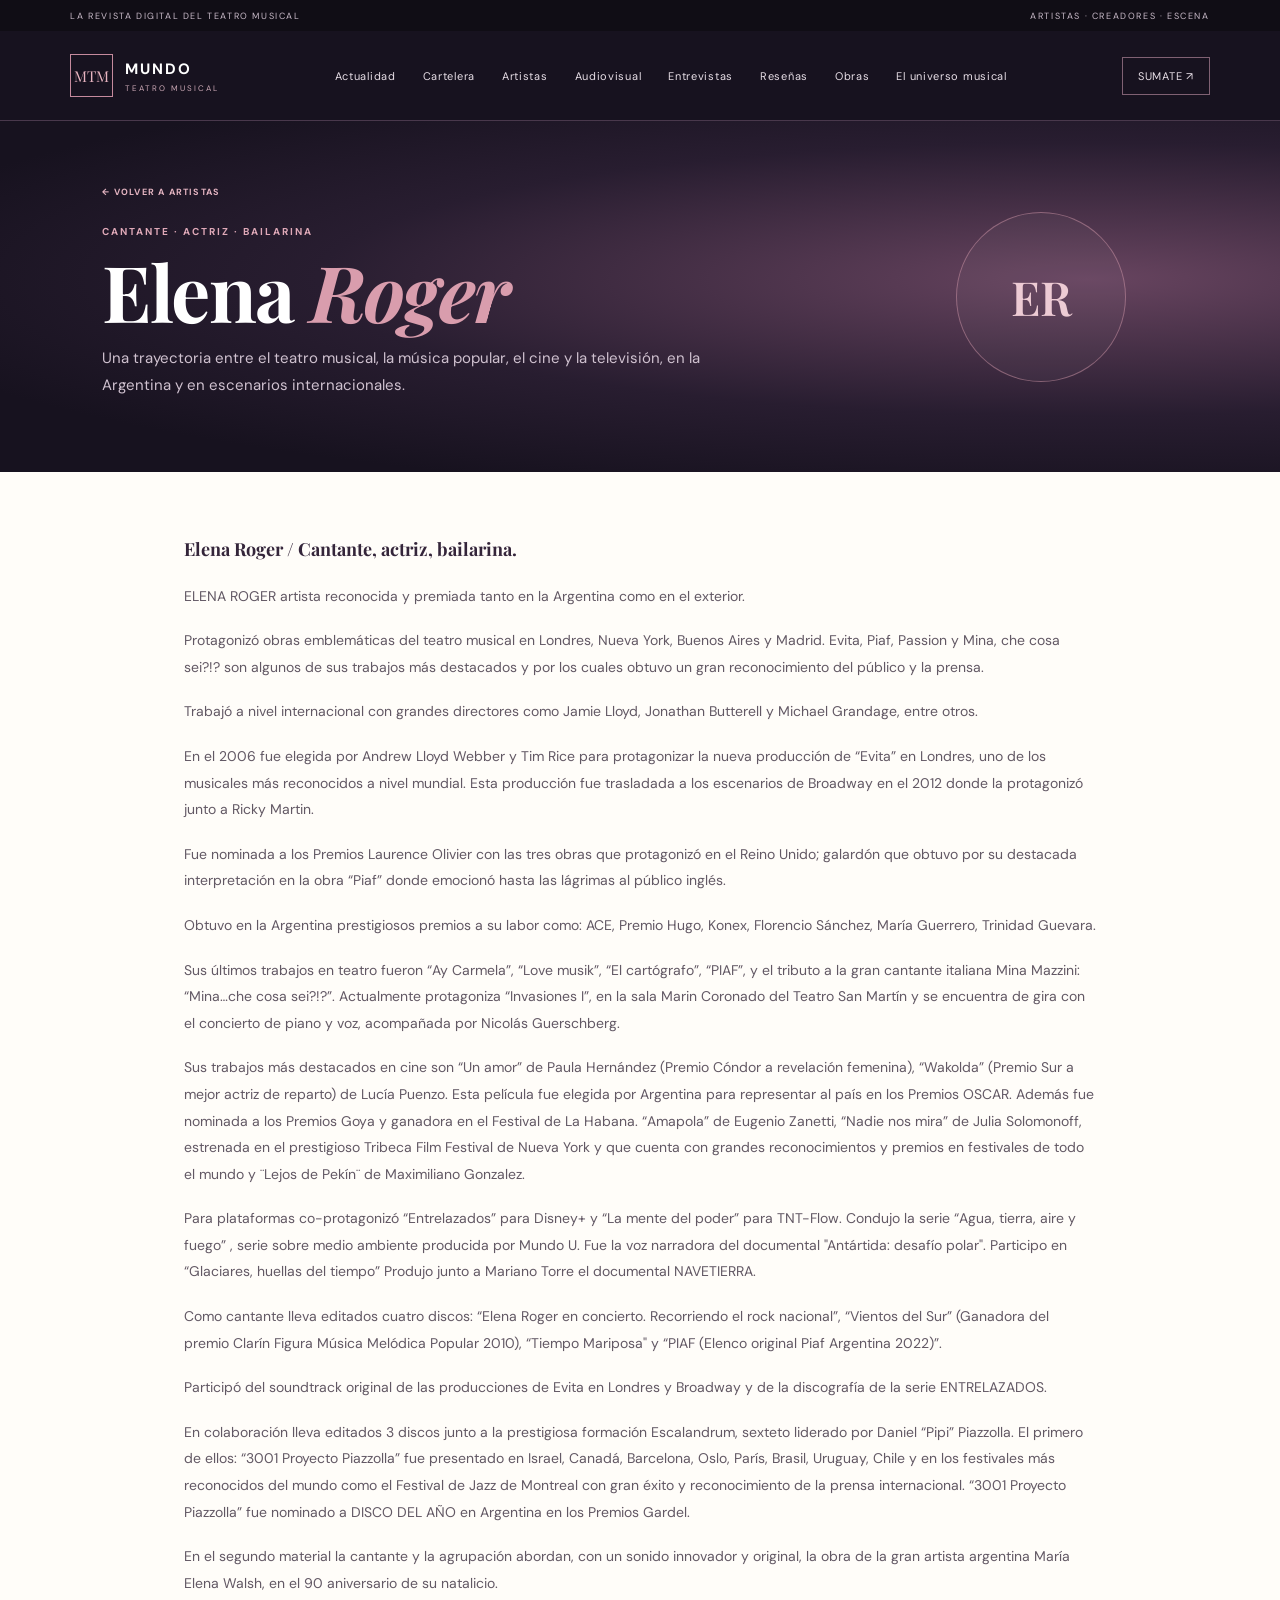
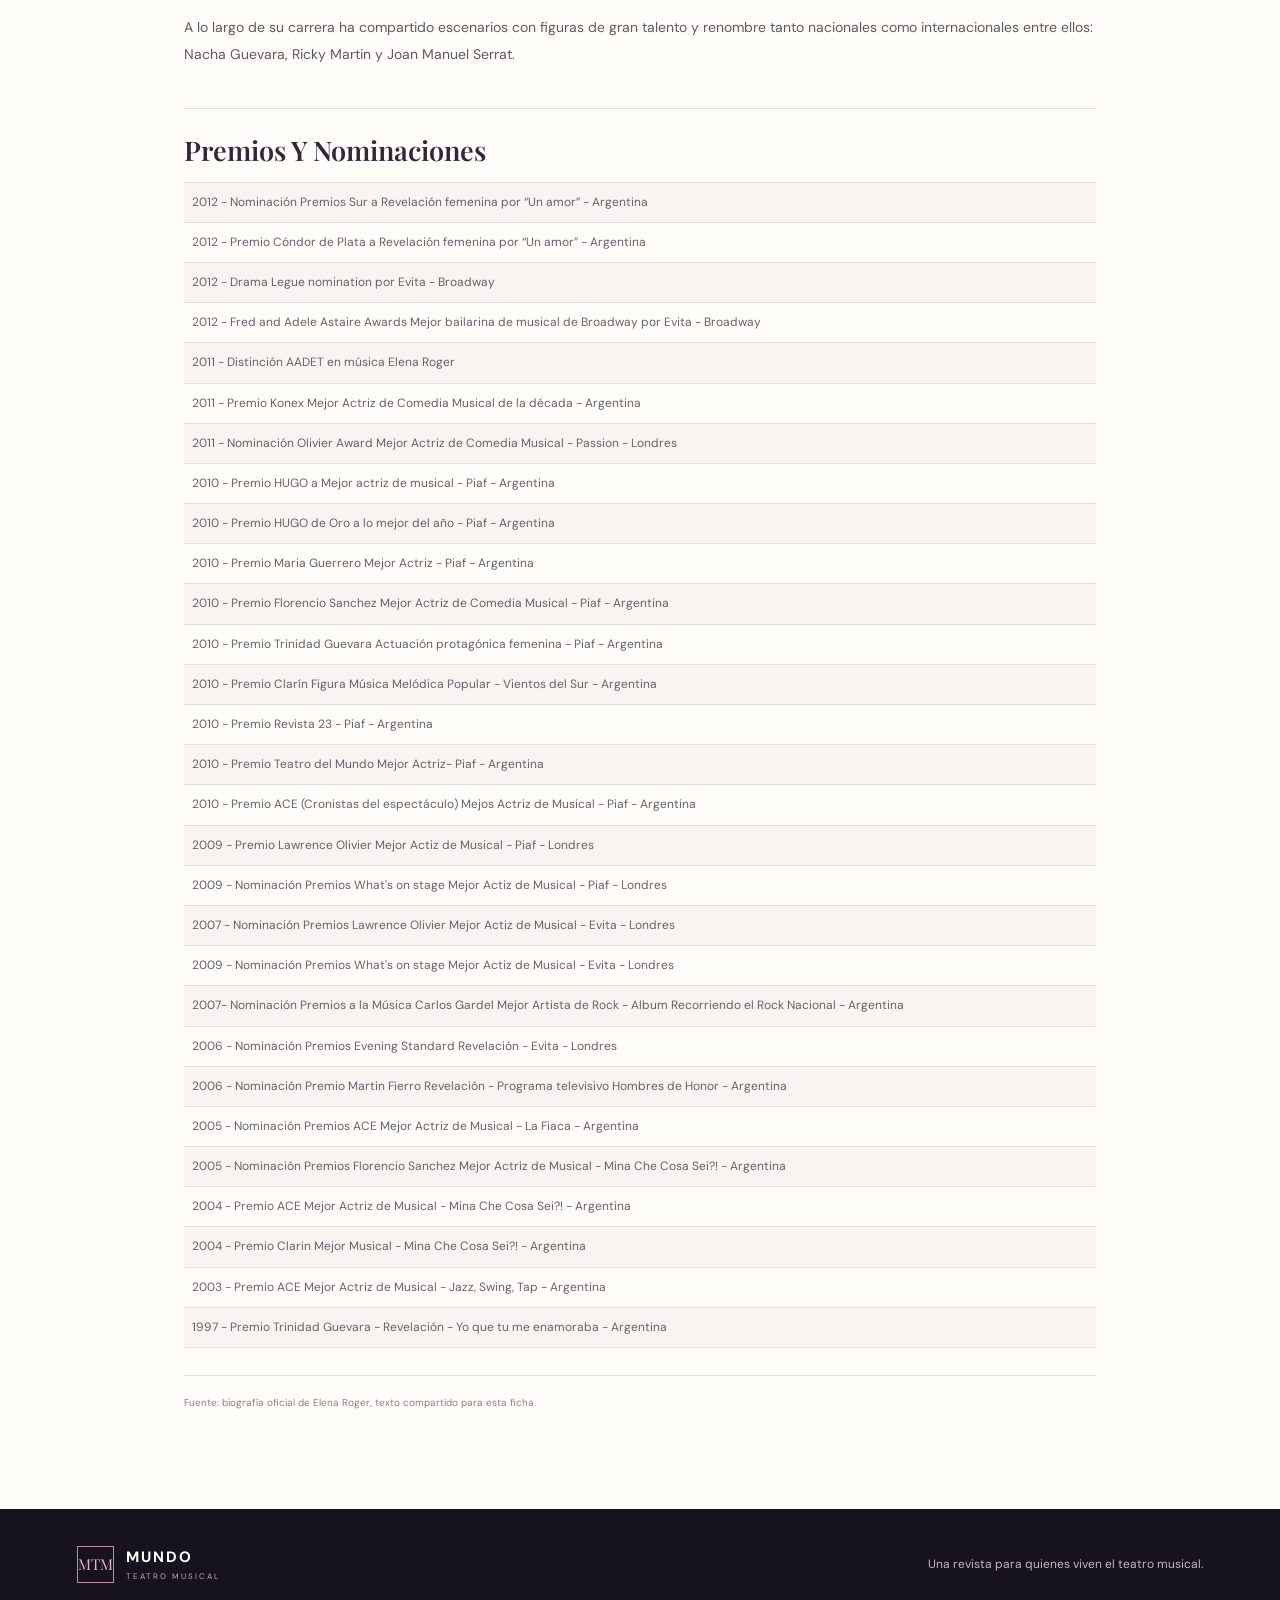
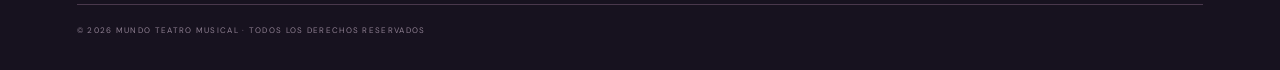
<file: elena-roger.html>
<!doctype html>
<html lang="es">
<head>
<meta charset="utf-8"><meta name="viewport" content="width=device-width, initial-scale=1"><meta name="theme-color" content="#17121f">
<meta name="description" content="Biografía y trayectoria artística de Elena Roger, cantante, actriz y bailarina argentina.">
<title>Elena Roger | Artistas | Mundo Teatro Musical</title>
<link rel="preconnect" href="https://fonts.googleapis.com"><link rel="preconnect" href="https://fonts.gstatic.com" crossorigin>
<link href="https://fonts.googleapis.com/css2?family=DM+Sans:wght@400;500;600;700&family=Playfair+Display:wght@600;700;800&display=swap" rel="stylesheet">
<link rel="stylesheet" href="styles.css"><link rel="stylesheet" href="artistas.css"><link rel="stylesheet" href="artista-perfil.css">
</head>
<body class="artist-profile-page">
<div class="topline"><span>LA REVISTA DIGITAL DEL TEATRO MUSICAL</span><span>ARTISTAS · CREADORES · ESCENA</span></div>
<header class="site-header"><a class="brand" href="index.html"><span class="brand-mark">MTM</span><span><strong>MUNDO</strong><small>TEATRO MUSICAL</small></span></a><button class="menu-toggle" id="menuToggle" aria-label="Abrir menú" aria-expanded="false">☰</button><nav class="main-nav" id="mainNav">
      <a href="actualidad.html">Actualidad</a><a href="cartelera.html">Cartelera</a><a href="artistas.html">Artistas</a><a href="audiovisuales.html">Audiovisual</a><a href="index.html#entrevistas">Entrevistas</a><a href="resenas.html">Reseñas</a><a href="obras.html">Obras</a><a href="index.html#universo">El universo musical</a>
    </nav><a class="header-link" href="index.html#newsletter">SUMATE ↗</a></header>
<main>
<section class="artist-profile-hero"><div class="artist-profile-inner"><a class="artist-back" href="artistas.html">← VOLVER A ARTISTAS</a><span class="eyebrow">CANTANTE · ACTRIZ · BAILARINA</span><h1>Elena <em>Roger</em></h1><p>Una trayectoria entre el teatro musical, la música popular, el cine y la televisión, en la Argentina y en escenarios internacionales.</p></div><div class="artist-profile-monogram" aria-hidden="true">ER</div></section>
<article class="artist-biography">
<div class="artist-bio-full">
<p><strong>Elena Roger / Cantante, actriz, bailarina.</strong></p>
<p>ELENA ROGER artista reconocida y premiada tanto en la Argentina como en el exterior.</p>
<p>Protagonizó obras emblemáticas del teatro musical en Londres, Nueva York, Buenos Aires y Madrid. Evita, Piaf, Passion y Mina, che cosa sei?!? son algunos de sus trabajos más destacados y por los cuales obtuvo un gran reconocimiento del público y la prensa.</p>
<p>Trabajó a nivel internacional con grandes directores como Jamie Lloyd, Jonathan Butterell y Michael Grandage, entre otros.</p>
<p>En el 2006 fue elegida por Andrew Lloyd Webber y Tim Rice para protagonizar la nueva producción de “Evita” en Londres, uno de los musicales más reconocidos a nivel mundial. Esta producción fue trasladada a los escenarios de Broadway en el 2012 donde la protagonizó junto a Ricky Martin.</p>
<p>Fue nominada a los Premios Laurence Olivier con las tres obras que protagonizó en el Reino Unido; galardón que obtuvo por su destacada interpretación en la obra “Piaf” donde emocionó hasta las lágrimas al público inglés.</p>
<p>Obtuvo en la Argentina prestigiosos premios a su labor como: ACE, Premio Hugo, Konex, Florencio Sánchez, María Guerrero, Trinidad Guevara.</p>
<p>Sus últimos trabajos en teatro fueron “Ay Carmela”, “Love musik”, “El cartógrafo”, “PIAF”, y el tributo a la gran cantante italiana Mina Mazzini: “Mina…che cosa sei?!?”. Actualmente protagoniza “Invasiones I”, en la sala Marin Coronado del Teatro San Martín y se encuentra de gira con el concierto de piano y voz, acompañada por Nicolás Guerschberg.</p>
<p>Sus trabajos más destacados en cine son “Un amor” de Paula Hernández (Premio Cóndor a revelación femenina), “Wakolda” (Premio Sur a mejor actriz de reparto) de Lucía Puenzo. Esta película fue elegida por Argentina para representar al país en los Premios OSCAR. Además fue nominada a los Premios Goya y ganadora en el Festival de La Habana. “Amapola” de Eugenio Zanetti, “Nadie nos mira” de Julia Solomonoff, estrenada en el prestigioso Tribeca Film Festival de Nueva York y que cuenta con grandes reconocimientos y premios en festivales de todo el mundo y ¨Lejos de Pekín¨ de Maximiliano Gonzalez.</p>
<p>Para plataformas co-protagonizó “Entrelazados” para Disney+ y “La mente del poder” para TNT-Flow. Condujo la serie “Agua, tierra, aire y fuego” , serie sobre medio ambiente producida por Mundo U. Fue la voz narradora del documental "Antártida: desafío polar". Participo en “Glaciares, huellas del tiempo” Produjo junto a Mariano Torre el documental NAVETIERRA.</p>
<p>Como cantante lleva editados cuatro discos: “Elena Roger en concierto. Recorriendo el rock nacional”, “Vientos del Sur” (Ganadora del premio Clarín Figura Música Melódica Popular 2010), “Tiempo Mariposa" y “PIAF (Elenco original Piaf Argentina 2022)”.</p>
<p>Participó del soundtrack original de las producciones de Evita en Londres y Broadway y de la discografía de la serie ENTRELAZADOS.</p>
<p>En colaboración lleva editados 3 discos junto a la prestigiosa formación Escalandrum, sexteto liderado por Daniel “Pipi” Piazzolla. El primero de ellos: “3001 Proyecto Piazzolla” fue presentado en Israel, Canadá, Barcelona, Oslo, París, Brasil, Uruguay, Chile y en los festivales más reconocidos del mundo como el Festival de Jazz de Montreal con gran éxito y reconocimiento de la prensa internacional. “3001 Proyecto Piazzolla” fue nominado a DISCO DEL AÑO en Argentina en los Premios Gardel.</p>
<p>En el segundo material la cantante y la agrupación abordan, con un sonido innovador y original, la obra de la gran artista argentina María Elena Walsh, en el 90 aniversario de su natalicio.</p>
<p>A lo largo de su carrera ha compartido escenarios con figuras de gran talento y renombre tanto nacionales como internacionales entre ellos: Nacha Guevara, Ricky Martin y Joan Manuel Serrat.</p>
<h2 class="artist-awards-title">Premios y nominaciones</h2>
<ul class="artist-awards">
<li>2012 - Nominación Premios Sur a Revelación femenina por “Un amor” - Argentina</li>
<li>2012 - Premio Cóndor de Plata a Revelación femenina por “Un amor” - Argentina</li>
<li>2012 - Drama Legue nomination por Evita - Broadway</li>
<li>2012 - Fred and Adele Astaire Awards Mejor bailarina de musical de Broadway por Evita - Broadway</li>
<li>2011 - Distinción AADET en música Elena Roger</li>
<li>2011 - Premio Konex Mejor Actriz de Comedia Musical de la década - Argentina</li>
<li>2011 - Nominación Olivier Award Mejor Actriz de Comedia Musical - Passion - Londres</li>
<li>2010 - Premio HUGO a Mejor actriz de musical - Piaf - Argentina</li>
<li>2010 - Premio HUGO de Oro a lo mejor del año - Piaf - Argentina</li>
<li>2010 - Premio Maria Guerrero Mejor Actriz - Piaf - Argentina</li>
<li>2010 - Premio Florencio Sanchez Mejor Actriz de Comedia Musical - Piaf - Argentina</li>
<li>2010 - Premio Trinidad Guevara Actuación protagónica femenina - Piaf - Argentina</li>
<li>2010 - Premio Clarín Figura Música Melódica Popular - Vientos del Sur - Argentina</li>
<li>2010 - Premio Revista 23 - Piaf - Argentina</li>
<li>2010 - Premio Teatro del Mundo Mejor Actriz- Piaf - Argentina</li>
<li>2010 - Premio ACE (Cronistas del espectáculo) Mejos Actriz de Musical - Piaf - Argentina</li>
<li>2009 - Premio Lawrence Olivier Mejor Actiz de Musical - Piaf - Londres</li>
<li>2009 - Nominación Premios What's on stage Mejor Actiz de Musical - Piaf - Londres</li>
<li>2007 - Nominación Premios Lawrence Olivier Mejor Actiz de Musical - Evita - Londres</li>
<li>2009 - Nominación Premios What's on stage Mejor Actiz de Musical - Evita - Londres</li>
<li>2007- Nominación Premios a la Música Carlos Gardel Mejor Artista de Rock - Album Recorriendo el Rock Nacional - Argentina</li>
<li>2006 - Nominación Premios Evening Standard Revelación - Evita - Londres</li>
<li>2006 - Nominación Premio Martin Fierro Revelación - Programa televisivo Hombres de Honor - Argentina</li>
<li>2005 - Nominación Premios ACE Mejor Actriz de Musical - La Fiaca - Argentina</li>
<li>2005 - Nominación Premios Florencio Sanchez Mejor Actriz de Musical - Mina Che Cosa Sei?! - Argentina</li>
<li>2004 - Premio ACE Mejor Actriz de Musical - Mina Che Cosa Sei?! - Argentina</li>
<li>2004 - Premio Clarin Mejor Musical - Mina Che Cosa Sei?! - Argentina</li>
<li>2003 - Premio ACE Mejor Actriz de Musical - Jazz, Swing, Tap - Argentina</li>
<li>1997 - Premio Trinidad Guevara - Revelación - Yo que tu me enamoraba - Argentina</li>
</ul>
<p class="artist-source-note">Fuente: biografía oficial de Elena Roger, texto compartido para esta ficha.</p>
</article>
</main>
<footer><a class="brand footer-brand" href="index.html"><span class="brand-mark">MTM</span><span><strong>MUNDO</strong><small>TEATRO MUSICAL</small></span></a><p>Una revista para quienes viven el teatro musical.</p><span class="copyright">© 2026 MUNDO TEATRO MUSICAL · TODOS LOS DERECHOS RESERVADOS</span></footer><script src="app.js"></script>
</body></html>
</file>
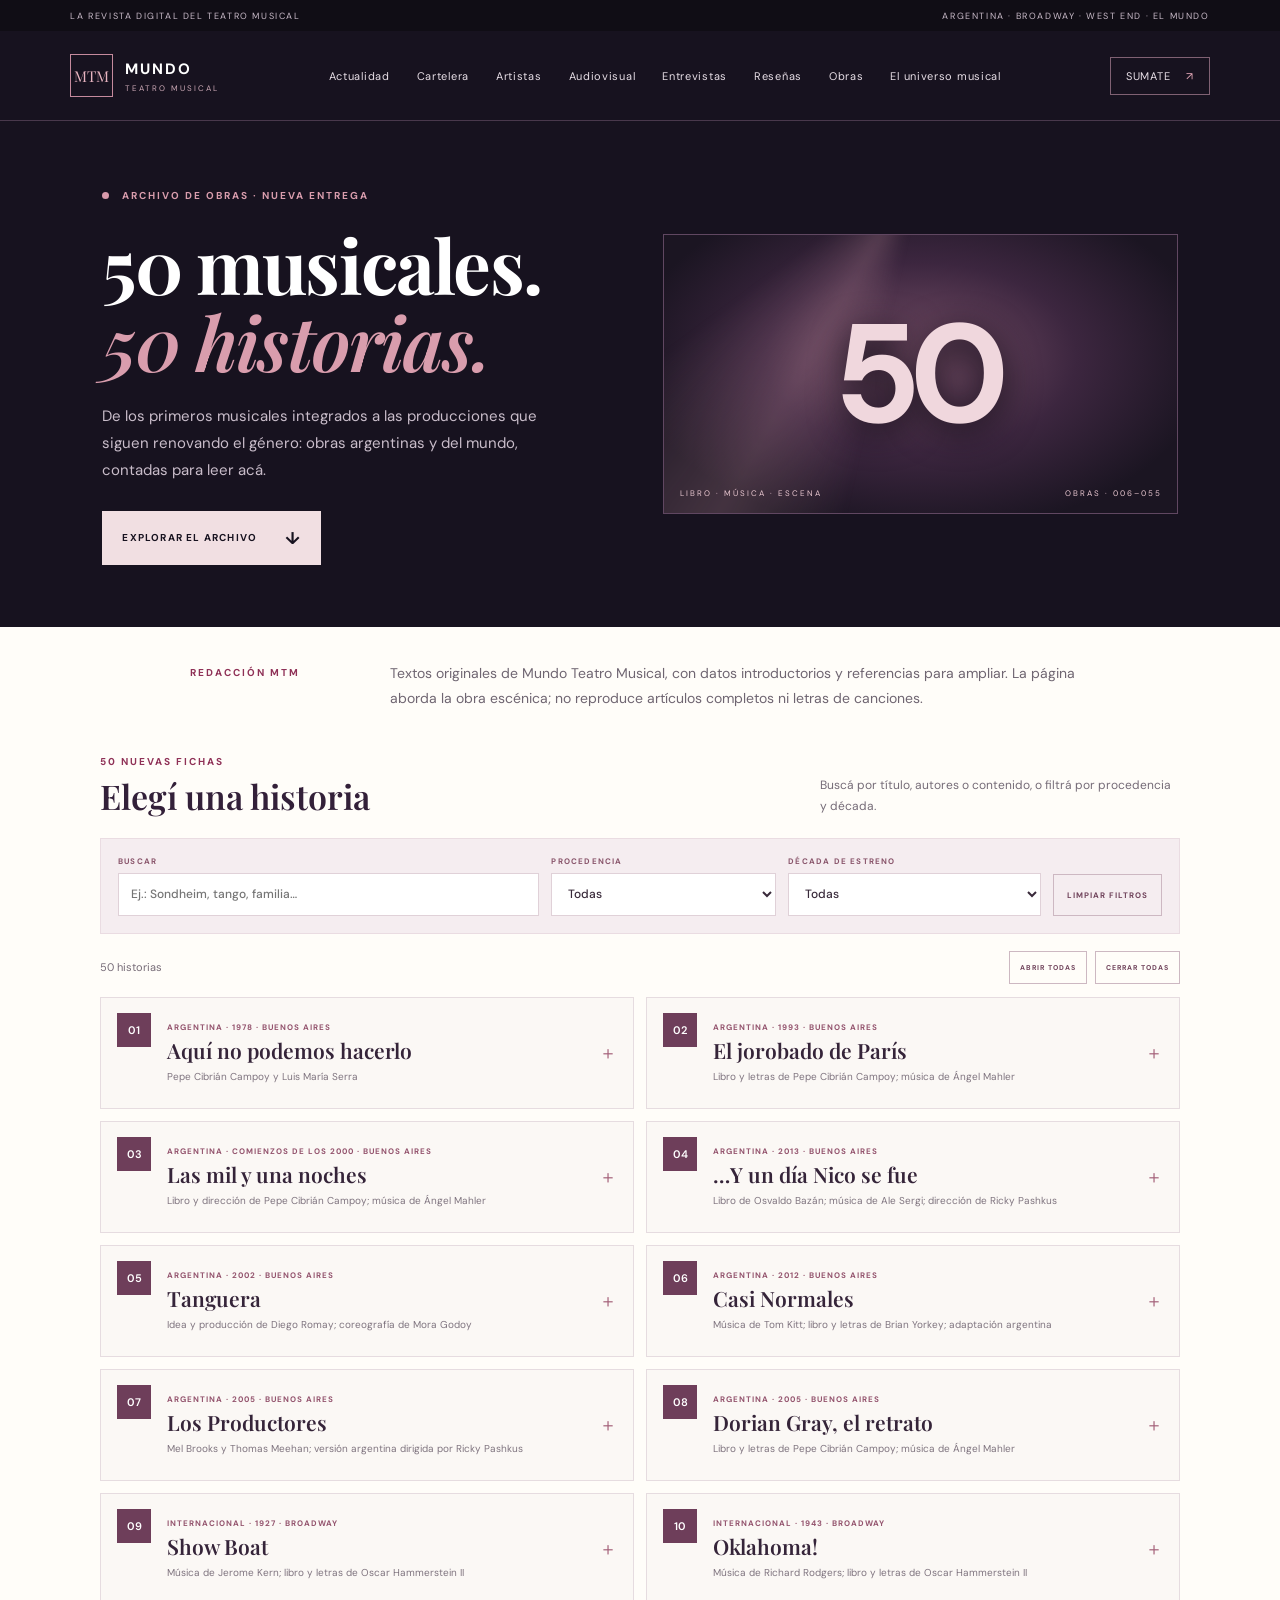
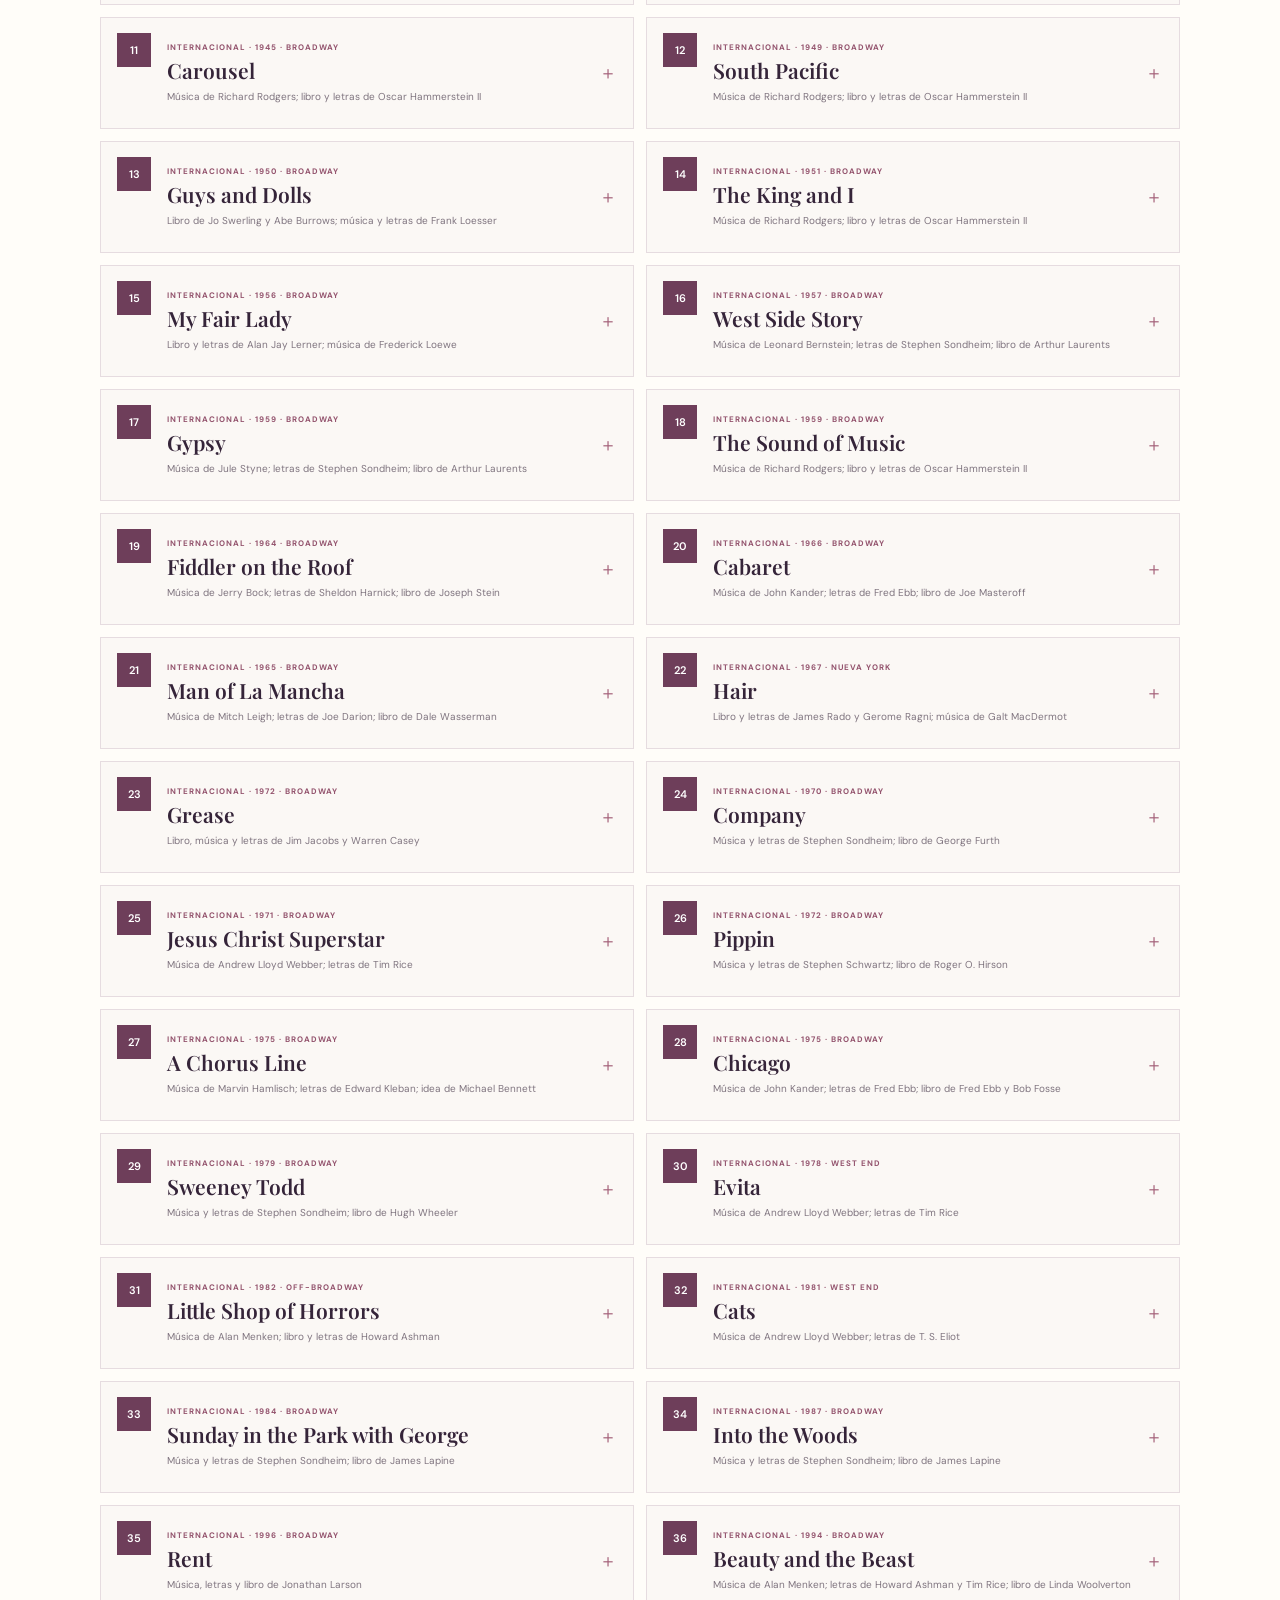
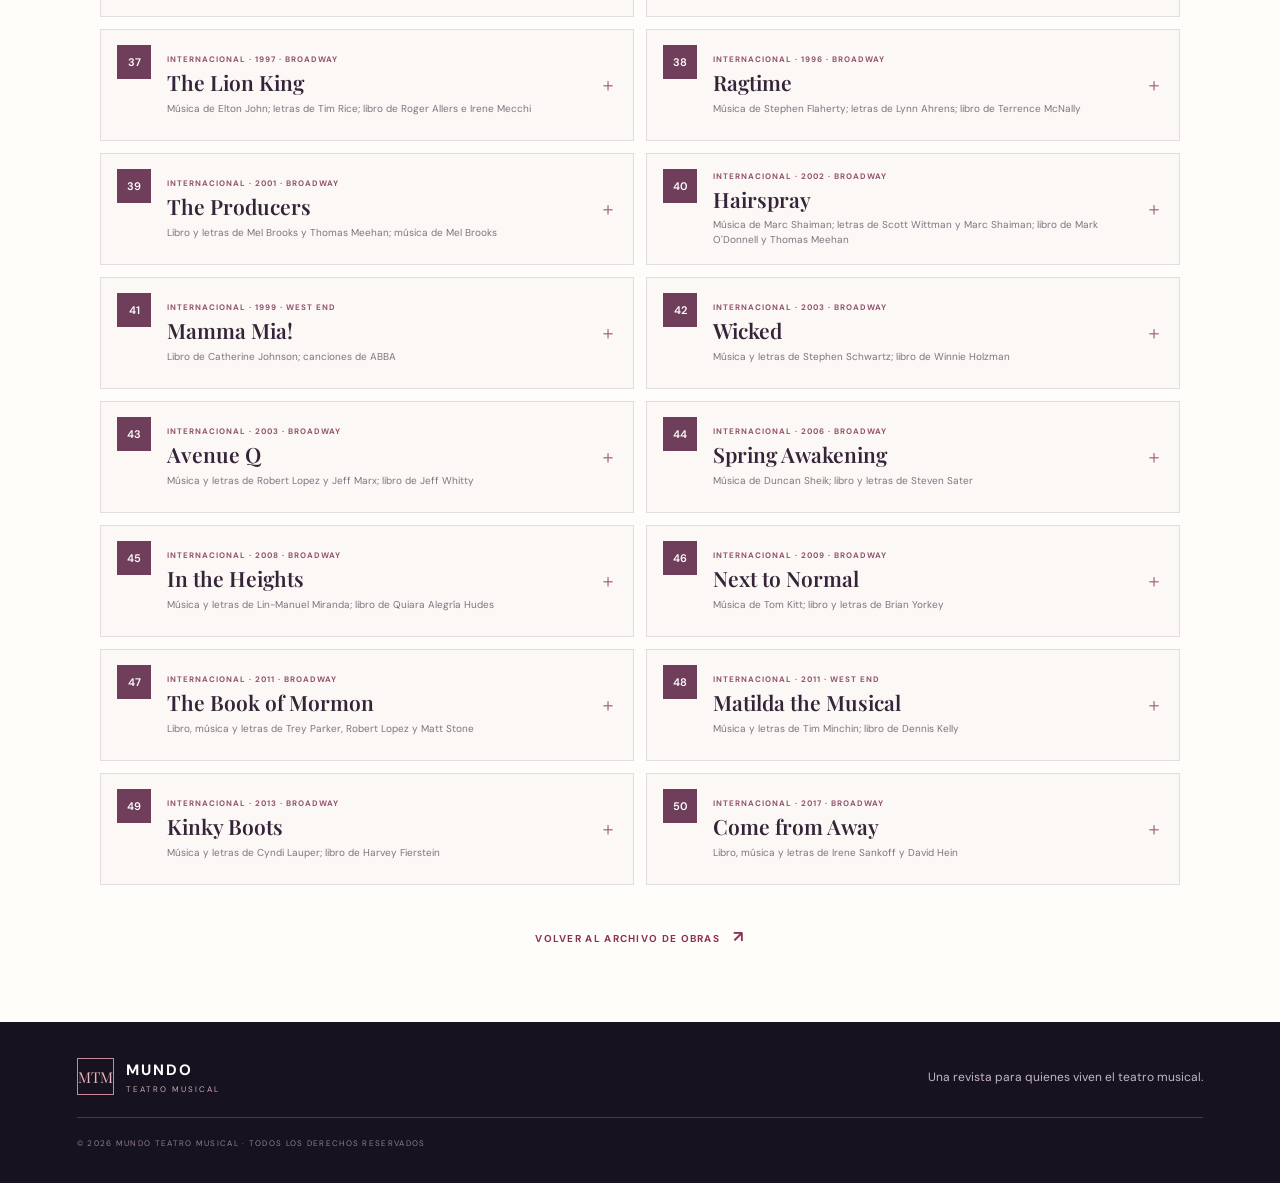
<file: historias-50.html>
<!doctype html>
<html lang="es">
<head>
  <meta charset="utf-8">
  <meta name="viewport" content="width=device-width, initial-scale=1">
  <meta name="theme-color" content="#17121f">
  <meta name="description" content="Cincuenta historias editoriales de obras de teatro musical argentino e internacional, con buscador, filtros y referencias documentales.">
  <title>50 historias de musicales | Mundo Teatro Musical</title>
  <link rel="preconnect" href="https://fonts.googleapis.com">
  <link rel="preconnect" href="https://fonts.gstatic.com" crossorigin>
  <link href="https://fonts.googleapis.com/css2?family=DM+Sans:wght@400;500;600;700&family=Playfair+Display:wght@600;700;800&display=swap" rel="stylesheet">
  <link rel="stylesheet" href="styles.css">
  <link rel="stylesheet" href="obras.css">
  <link rel="stylesheet" href="historias-50.css">
</head>
<body>
  <div class="topline"><span>LA REVISTA DIGITAL DEL TEATRO MUSICAL</span><span>ARGENTINA · BROADWAY · WEST END · EL MUNDO</span></div>
  <header class="site-header">
    <a class="brand" href="index.html#inicio" aria-label="Mundo Teatro Musical, inicio"><span class="brand-mark">MTM</span><span><strong>MUNDO</strong><small>TEATRO MUSICAL</small></span></a>
    <button class="menu-toggle" id="menuToggle" aria-label="Abrir menú" aria-expanded="false">☰</button>
    <nav class="main-nav" id="mainNav">
      <a href="actualidad.html">Actualidad</a><a href="cartelera.html">Cartelera</a><a href="artistas.html">Artistas</a><a href="audiovisuales.html">Audiovisual</a><a href="index.html#entrevistas">Entrevistas</a><a href="resenas.html">Reseñas</a><a class="active" href="obras.html">Obras</a><a href="index.html#universo">El universo musical</a>
    </nav>
    <a class="header-link" href="index.html#newsletter">SUMATE <span>↗</span></a>
  </header>
  <main id="inicio">
    <section class="oe-hero hw-hero">
      <div class="oe-hero-copy">
        <span class="eyebrow"><i></i> ARCHIVO DE OBRAS · NUEVA ENTREGA</span>
        <h1>50 musicales.<br><em>50 historias.</em></h1>
        <p>De los primeros musicales integrados a las producciones que siguen renovando el género: obras argentinas y del mundo, contadas para leer acá.</p>
        <a class="button button-light" href="#archivo-50">EXPLORAR EL ARCHIVO <span>↓</span></a>
      </div>
      <div class="oe-hero-art" aria-hidden="true">
        <div class="oe-spotlight"></div><span class="oe-hero-letters">50</span>
        <span class="oe-hero-caption">LIBRO · MÚSICA · ESCENA</span><span class="oe-hero-index">OBRAS · 006–055</span>
      </div>
    </section>
    <section class="oe-intro hw-intro">
      <span class="eyebrow">REDACCIÓN MTM</span>
      <p>Textos originales de Mundo Teatro Musical, con datos introductorios y referencias para ampliar. La página aborda la obra escénica; no reproduce artículos completos ni letras de canciones.</p>
    </section>
    <section class="hw-archive" id="archivo-50">
      <div class="hw-archive-head">
        <div><span class="eyebrow">50 NUEVAS FICHAS</span><h2>Elegí una historia</h2></div>
        <p>Buscá por título, autores o contenido, o filtrá por procedencia y década.</p>
      </div>
      <div class="hw-controls">
        <label class="hw-search"><span>BUSCAR</span><input id="hwSearch" type="search" placeholder="Ej.: Sondheim, tango, familia…" autocomplete="off"></label>
        <label><span>PROCEDENCIA</span><select id="hwRegion"><option value="">Todas</option><option value="argentina">Argentina</option><option value="internacional">Internacional</option></select></label>
        <label><span>DÉCADA DE ESTRENO</span><select id="hwDecade"><option value="">Todas</option><option>1920s</option><option>1940s</option><option>1950s</option><option>1960s</option><option>1970s</option><option>1980s</option><option>1990s</option><option>2000s</option><option>2010s</option></select></label>
        <button class="hw-clear" id="hwClear" type="button">LIMPIAR FILTROS</button>
      </div>
      <div class="hw-result-row"><p id="hwCount" aria-live="polite">50 historias</p><div><button type="button" id="hwOpen">ABRIR TODAS</button><button type="button" id="hwClose">CERRAR TODAS</button></div></div>
      <div class="hw-grid" id="hwGrid">
<details class="hw-card" data-region="argentina" data-decade="1970s"><summary><span class="hw-number">01</span><span class="hw-heading"><span class="hw-meta">Argentina · 1978 · Buenos Aires</span><strong>Aquí no podemos hacerlo</strong><small>Pepe Cibrián Campoy y Luis María Serra</small></span><span class="hw-chevron" aria-hidden="true">＋</span></summary><div class="hw-story"><p>A fines de los años setenta, Pepe Cibrián Campoy y Luis María Serra impulsaron una obra que puso a los intérpretes y sus dificultades en el centro del relato. La pieza suele reconocerse como uno de los primeros musicales conceptuales argentinos: en vez de depender de una adaptación extranjera, propuso una mirada local sobre el oficio, la vocación y el deseo de hacer teatro. Sus reposiciones mantuvieron viva esa conversación entre generaciones de artistas.</p><div class="hw-credit"><span>ORIGEN / ESTRENO</span><strong>Buenos Aires · 1978 · Buenos Aires</strong><span>EQUIPO CREATIVO</span><strong>Pepe Cibrián Campoy y Luis María Serra</strong></div><p class="hw-source">Referencia y lectura complementaria: <a href="https://www.lanacion.com.ar/espectaculos/teatro/a-cantar-la-problematica-del-artista-nid1866182/" target="_blank" rel="noopener noreferrer">LA NACIÓN ↗</a></p></div></details>
<details class="hw-card" data-region="argentina" data-decade="1990s"><summary><span class="hw-number">02</span><span class="hw-heading"><span class="hw-meta">Argentina · 1993 · Buenos Aires</span><strong>El jorobado de París</strong><small>Libro y letras de Pepe Cibrián Campoy; música de Ángel Mahler</small></span><span class="hw-chevron" aria-hidden="true">＋</span></summary><div class="hw-story"><p>La dupla Cibrián-Mahler llevó la novela de Victor Hugo a una gran producción musical estrenada en el Luna Park. Quasimodo y Esmeralda permiten que la historia examine el prejuicio, la libertad y la dignidad más allá de la apariencia. La escala del estreno y sus sucesivas reposiciones —incluidas nuevas versiones en teatros y giras— convirtieron al título en una referencia del musical argentino.</p><div class="hw-credit"><span>ORIGEN / ESTRENO</span><strong>Buenos Aires · Luna Park · 1993 · Buenos Aires</strong><span>EQUIPO CREATIVO</span><strong>Libro y letras de Pepe Cibrián Campoy; música de Ángel Mahler</strong></div><p class="hw-source">Referencia y lectura complementaria: <a href="https://www.lacapital.com.ar/edicion-impresa/el-jorobado-paris-veinte-anos-un-clasico-renovado-n585905.html" target="_blank" rel="noopener noreferrer">La Capital ↗</a></p></div></details>
<details class="hw-card" data-region="argentina" data-decade="2000s"><summary><span class="hw-number">03</span><span class="hw-heading"><span class="hw-meta">Argentina · Comienzos de los 2000 · Buenos Aires</span><strong>Las mil y una noches</strong><small>Libro y dirección de Pepe Cibrián Campoy; música de Ángel Mahler</small></span><span class="hw-chevron" aria-hidden="true">＋</span></summary><div class="hw-story"><p>Cibrián y Mahler tomaron el universo de relatos orientales como punto de partida para una historia escénica propia. El sultán Solimán se enamora de Elena, a quien llama Sherezade; la joven intenta alterar una costumbre mortal mediante el poder de narrar. La obra enlaza romance, peligro y fantasía, y transforma el mecanismo de los cuentos dentro de otro cuento en motor de suspenso teatral.</p><div class="hw-credit"><span>ORIGEN / ESTRENO</span><strong>Buenos Aires · Comienzos de los 2000 · Buenos Aires</strong><span>EQUIPO CREATIVO</span><strong>Libro y dirección de Pepe Cibrián Campoy; música de Ángel Mahler</strong></div><p class="hw-source">Referencia y lectura complementaria: <a href="https://www.teatrix.com/obras/las-mil-y-una-noches/114" target="_blank" rel="noopener noreferrer">Teatrix ↗</a></p></div></details>
<details class="hw-card" data-region="argentina" data-decade="2010s"><summary><span class="hw-number">04</span><span class="hw-heading"><span class="hw-meta">Argentina · 2013 · Buenos Aires</span><strong>…Y un día Nico se fue</strong><small>Libro de Osvaldo Bazán; música de Ale Sergi; dirección de Ricky Pashkus</small></span><span class="hw-chevron" aria-hidden="true">＋</span></summary><div class="hw-story"><p>La novela de Osvaldo Bazán encontró una segunda forma en el escenario: el propio autor llevó a la música una historia de amor, ruptura y memoria, con canciones de Ale Sergi. La puesta de Ricky Pashkus convirtió la voz del narrador en una experiencia compartida entre personajes, música pop y movimiento. Su recorrido muestra cómo una historia argentina reciente puede pasar de la literatura a la comedia musical.</p><div class="hw-credit"><span>ORIGEN / ESTRENO</span><strong>Buenos Aires · 2013 · Buenos Aires</strong><span>EQUIPO CREATIVO</span><strong>Libro de Osvaldo Bazán; música de Ale Sergi; dirección de Ricky Pashkus</strong></div><p class="hw-source">Referencia y lectura complementaria: <a href="https://www.elcomercio.com/tendencias/musical-presentacion-guayaquil-desengano-amoroso/" target="_blank" rel="noopener noreferrer">El Comercio ↗</a></p></div></details>
<details class="hw-card" data-region="argentina" data-decade="2000s"><summary><span class="hw-number">05</span><span class="hw-heading"><span class="hw-meta">Argentina · 2002 · Buenos Aires</span><strong>Tanguera</strong><small>Idea y producción de Diego Romay; coreografía de Mora Godoy</small></span><span class="hw-chevron" aria-hidden="true">＋</span></summary><div class="hw-story"><p>Con tango, danza y una trama melodramática, Tanguera construyó un musical argentino pensado para hablar con públicos de distintos países. Giselle llega a Buenos Aires con la esperanza de empezar de nuevo y queda atrapada en un triángulo atravesado por el amor, el trabajo y la explotación. La coreografía de Mora Godoy y una partitura que combina tangos conocidos con música nueva dieron forma a una producción que luego giró por el exterior.</p><div class="hw-credit"><span>ORIGEN / ESTRENO</span><strong>Buenos Aires · calle Corrientes · 2002 · Buenos Aires</strong><span>EQUIPO CREATIVO</span><strong>Idea y producción de Diego Romay; coreografía de Mora Godoy</strong></div><p class="hw-source">Referencia y lectura complementaria: <a href="https://www.lanacion.com.ar/espectaculos/buenos-bailarines-y-una-puesta-precisa-y-bella-en-tanguera-nid366197/" target="_blank" rel="noopener noreferrer">LA NACIÓN ↗</a></p></div></details>
<details class="hw-card" data-region="argentina" data-decade="2010s"><summary><span class="hw-number">06</span><span class="hw-heading"><span class="hw-meta">Argentina · 2012 · Buenos Aires</span><strong>Casi Normales</strong><small>Música de Tom Kitt; libro y letras de Brian Yorkey; adaptación argentina</small></span><span class="hw-chevron" aria-hidden="true">＋</span></summary><div class="hw-story"><p>La versión argentina acercó a Buenos Aires el musical rock de Tom Kitt y Brian Yorkey, centrado en una familia que convive con el dolor y una enfermedad mental. La adaptación al español y el elenco local le dieron acento propio a una obra cuya estructura alterna escenas cotidianas con música intensa. Su llegada, pocos años después de la producción neoyorquina, conectó la cartelera porteña con un nuevo lenguaje del teatro musical contemporáneo.</p><div class="hw-credit"><span>ORIGEN / ESTRENO</span><strong>Buenos Aires · Teatro Liceo · 2012 · Buenos Aires</strong><span>EQUIPO CREATIVO</span><strong>Música de Tom Kitt; libro y letras de Brian Yorkey; adaptación argentina</strong></div><p class="hw-source">Referencia y lectura complementaria: <a href="https://www.musicalesbaires.com.ar/2024/01/un-dia-como-hoy-hace-12-anos-se.html" target="_blank" rel="noopener noreferrer">Musicales Baires ↗</a></p></div></details>
<details class="hw-card" data-region="argentina" data-decade="2000s"><summary><span class="hw-number">07</span><span class="hw-heading"><span class="hw-meta">Argentina · 2005 · Buenos Aires</span><strong>Los Productores</strong><small>Mel Brooks y Thomas Meehan; versión argentina dirigida por Ricky Pashkus</small></span><span class="hw-chevron" aria-hidden="true">＋</span></summary><div class="hw-story"><p>La adaptación teatral de la película de Mel Brooks llegó a Buenos Aires en una producción que tuvo su estreno mundial en español. La sátira de dos productores que idean un fracaso para quedarse con el dinero se apoyó en el contraste entre Enrique Pinti y Guillermo Francella. El proyecto reunió a un elenco numeroso y un equipo local de traducción, dirección y coreografía; la comedia convirtió el artificio del espectáculo en parte de su propio chiste.</p><div class="hw-credit"><span>ORIGEN / ESTRENO</span><strong>Buenos Aires · Teatro Lola Membrives · 2005 · Buenos Aires</strong><span>EQUIPO CREATIVO</span><strong>Mel Brooks y Thomas Meehan; versión argentina dirigida por Ricky Pashkus</strong></div><p class="hw-source">Referencia y lectura complementaria: <a href="https://www.infobae.com/2004/09/15/139845-convocan-actores-cantantes-y-bailarines-obra-francella-y-pinti/" target="_blank" rel="noopener noreferrer">Infobae ↗</a></p></div></details>
<details class="hw-card" data-region="argentina" data-decade="2000s"><summary><span class="hw-number">08</span><span class="hw-heading"><span class="hw-meta">Argentina · 2005 · Buenos Aires</span><strong>Dorian Gray, el retrato</strong><small>Libro y letras de Pepe Cibrián Campoy; música de Ángel Mahler</small></span><span class="hw-chevron" aria-hidden="true">＋</span></summary><div class="hw-story"><p>La novela de Oscar Wilde dio lugar a una creación musical de Cibrián y Mahler estrenada en Buenos Aires en 2005. La adaptación conserva el núcleo del pacto de Dorian: su rostro permanece joven mientras el retrato registra el paso del tiempo y el deterioro moral. La puesta convirtió la obsesión por la belleza en imágenes, canciones y un tono de gran espectáculo, con Juan Rodó en el papel principal.</p><div class="hw-credit"><span>ORIGEN / ESTRENO</span><strong>Buenos Aires · Teatro Ópera · 2005 · Buenos Aires</strong><span>EQUIPO CREATIVO</span><strong>Libro y letras de Pepe Cibrián Campoy; música de Ángel Mahler</strong></div><p class="hw-source">Referencia y lectura complementaria: <a href="https://www.lanacion.com.ar/espectaculos/teatro/sombrio-retrato-de-gray-nid669923/" target="_blank" rel="noopener noreferrer">LA NACIÓN ↗</a></p></div></details>
<details class="hw-card" data-region="internacional" data-decade="1920s"><summary><span class="hw-number">09</span><span class="hw-heading"><span class="hw-meta">Internacional · 1927 · Broadway</span><strong>Show Boat</strong><small>Música de Jerome Kern; libro y letras de Oscar Hammerstein II</small></span><span class="hw-chevron" aria-hidden="true">＋</span></summary><div class="hw-story"><p>El barco Cotton Blossom, que recorre el río Mississippi, ofrece el escenario para una historia de artistas, familias y tensiones raciales a lo largo de varias décadas. Al estrenarse en Broadway en 1927, Show Boat unió trama dramática, canciones y vida cotidiana con una continuidad poco habitual para el entretenimiento musical de su época. Su ambición narrativa ayudó a abrir el camino al musical integrado, en el que las canciones hacen avanzar la historia.</p><div class="hw-credit"><span>ORIGEN / ESTRENO</span><strong>Broadway · Nueva York · 1927 · Broadway</strong><span>EQUIPO CREATIVO</span><strong>Música de Jerome Kern; libro y letras de Oscar Hammerstein II</strong></div><p class="hw-source">Referencia y lectura complementaria: <a href="https://en.wikipedia.org/wiki/Show_Boat" target="_blank" rel="noopener noreferrer">Wikipedia ↗</a></p></div></details>
<details class="hw-card" data-region="internacional" data-decade="1940s"><summary><span class="hw-number">10</span><span class="hw-heading"><span class="hw-meta">Internacional · 1943 · Broadway</span><strong>Oklahoma!</strong><small>Música de Richard Rodgers; libro y letras de Oscar Hammerstein II</small></span><span class="hw-chevron" aria-hidden="true">＋</span></summary><div class="hw-story"><p>Ambientada en el territorio de Oklahoma a comienzos del siglo XX, la obra entrelaza el romance de Laurey y Curly con la vida comunitaria de una región en transformación. Rodgers y Hammerstein integraron canciones, escenas y danza dentro de una misma narración, en lugar de presentar números aislados. Estrenada en Broadway en 1943, Oklahoma! se volvió un modelo influyente para la construcción de musicales posteriores y dio nombre a una etapa clave del género.</p><div class="hw-credit"><span>ORIGEN / ESTRENO</span><strong>Broadway · Nueva York · 1943 · Broadway</strong><span>EQUIPO CREATIVO</span><strong>Música de Richard Rodgers; libro y letras de Oscar Hammerstein II</strong></div><p class="hw-source">Referencia y lectura complementaria: <a href="https://en.wikipedia.org/wiki/Oklahoma!" target="_blank" rel="noopener noreferrer">Wikipedia ↗</a></p></div></details>
<details class="hw-card" data-region="internacional" data-decade="1940s"><summary><span class="hw-number">11</span><span class="hw-heading"><span class="hw-meta">Internacional · 1945 · Broadway</span><strong>Carousel</strong><small>Música de Richard Rodgers; libro y letras de Oscar Hammerstein II</small></span><span class="hw-chevron" aria-hidden="true">＋</span></summary><div class="hw-story"><p>Carousel sigue a Julie Jordan y Billy Bigelow, dos personajes que intentan construir una vida en un pueblo costero de Nueva Inglaterra. La obra combina romance, pérdida y responsabilidad, y organiza la historia alrededor del regreso de Billy para reparar el daño que dejó. Rodgers y Hammerstein estrenaron el musical en Broadway en 1945; canciones y coreografía forman parte de una trama que aborda decisiones personales y sus consecuencias.</p><div class="hw-credit"><span>ORIGEN / ESTRENO</span><strong>Broadway · Nueva York · 1945 · Broadway</strong><span>EQUIPO CREATIVO</span><strong>Música de Richard Rodgers; libro y letras de Oscar Hammerstein II</strong></div><p class="hw-source">Referencia y lectura complementaria: <a href="https://en.wikipedia.org/wiki/Carousel_(musical)" target="_blank" rel="noopener noreferrer">Wikipedia ↗</a></p></div></details>
<details class="hw-card" data-region="internacional" data-decade="1940s"><summary><span class="hw-number">12</span><span class="hw-heading"><span class="hw-meta">Internacional · 1949 · Broadway</span><strong>South Pacific</strong><small>Música de Richard Rodgers; libro y letras de Oscar Hammerstein II</small></span><span class="hw-chevron" aria-hidden="true">＋</span></summary><div class="hw-story"><p>En una isla del Pacífico durante la Segunda Guerra Mundial, dos historias amorosas se cruzan con el racismo y las divisiones sociales. La obra nació de relatos de James A. Michener y usa el encuentro entre personas de distintos orígenes para examinar los prejuicios aprendidos. Estrenada en Broadway en 1949, South Pacific combina una puesta expansiva con una pregunta íntima: qué cuesta desaprender la discriminación cuando ya forma parte de la vida cotidiana.</p><div class="hw-credit"><span>ORIGEN / ESTRENO</span><strong>Broadway · Nueva York · 1949 · Broadway</strong><span>EQUIPO CREATIVO</span><strong>Música de Richard Rodgers; libro y letras de Oscar Hammerstein II</strong></div><p class="hw-source">Referencia y lectura complementaria: <a href="https://en.wikipedia.org/wiki/South_Pacific_(musical)" target="_blank" rel="noopener noreferrer">Wikipedia ↗</a></p></div></details>
<details class="hw-card" data-region="internacional" data-decade="1950s"><summary><span class="hw-number">13</span><span class="hw-heading"><span class="hw-meta">Internacional · 1950 · Broadway</span><strong>Guys and Dolls</strong><small>Libro de Jo Swerling y Abe Burrows; música y letras de Frank Loesser</small></span><span class="hw-chevron" aria-hidden="true">＋</span></summary><div class="hw-story"><p>Las apuestas clandestinas, los clubes y los personajes de Damon Runyon inspiran esta comedia sobre jugadores y gente que intenta cambiar de rumbo. Nathan Detroit organiza una partida imposible de financiar mientras Sky Masterson acepta una apuesta que lo lleva a acercarse a Sarah Brown. El musical combina el habla callejera de Nueva York con números de conjunto y romances cruzados. Su estreno en Broadway en 1950 fijó una de las grandes comedias musicales de mediados de siglo.</p><div class="hw-credit"><span>ORIGEN / ESTRENO</span><strong>Broadway · Nueva York · 1950 · Broadway</strong><span>EQUIPO CREATIVO</span><strong>Libro de Jo Swerling y Abe Burrows; música y letras de Frank Loesser</strong></div><p class="hw-source">Referencia y lectura complementaria: <a href="https://en.wikipedia.org/wiki/Guys_and_Dolls" target="_blank" rel="noopener noreferrer">Wikipedia ↗</a></p></div></details>
<details class="hw-card" data-region="internacional" data-decade="1950s"><summary><span class="hw-number">14</span><span class="hw-heading"><span class="hw-meta">Internacional · 1951 · Broadway</span><strong>The King and I</strong><small>Música de Richard Rodgers; libro y letras de Oscar Hammerstein II</small></span><span class="hw-chevron" aria-hidden="true">＋</span></summary><div class="hw-story"><p>Una maestra británica llega a Siam para educar a los hijos del rey Mongkut y termina enfrentada a dos maneras de entender el poder, la cultura y el cambio. La obra, basada en Anna and the King of Siam, combina la relación entre Anna y el monarca con la vida de la corte. Rodgers y Hammerstein la estrenaron en Broadway en 1951; la música y el diseño convierten el choque cultural en el centro de su relato.</p><div class="hw-credit"><span>ORIGEN / ESTRENO</span><strong>Broadway · Nueva York · 1951 · Broadway</strong><span>EQUIPO CREATIVO</span><strong>Música de Richard Rodgers; libro y letras de Oscar Hammerstein II</strong></div><p class="hw-source">Referencia y lectura complementaria: <a href="https://en.wikipedia.org/wiki/The_King_and_I" target="_blank" rel="noopener noreferrer">Wikipedia ↗</a></p></div></details>
<details class="hw-card" data-region="internacional" data-decade="1950s"><summary><span class="hw-number">15</span><span class="hw-heading"><span class="hw-meta">Internacional · 1956 · Broadway</span><strong>My Fair Lady</strong><small>Libro y letras de Alan Jay Lerner; música de Frederick Loewe</small></span><span class="hw-chevron" aria-hidden="true">＋</span></summary><div class="hw-story"><p>El profesor Henry Higgins apuesta que puede transformar el habla y la presentación de Eliza Doolittle, una joven florista londinense. La adaptación musical de Pygmalion de George Bernard Shaw conserva el conflicto sobre clase y autonomía, y deja que Eliza discuta quién tiene derecho a definir su identidad. Con estreno en Broadway en 1956, My Fair Lady convirtió el experimento lingüístico en una relación teatral cargada de humor y tensión.</p><div class="hw-credit"><span>ORIGEN / ESTRENO</span><strong>Broadway · Nueva York · 1956 · Broadway</strong><span>EQUIPO CREATIVO</span><strong>Libro y letras de Alan Jay Lerner; música de Frederick Loewe</strong></div><p class="hw-source">Referencia y lectura complementaria: <a href="https://en.wikipedia.org/wiki/My_Fair_Lady" target="_blank" rel="noopener noreferrer">Wikipedia ↗</a></p></div></details>
<details class="hw-card" data-region="internacional" data-decade="1950s"><summary><span class="hw-number">16</span><span class="hw-heading"><span class="hw-meta">Internacional · 1957 · Broadway</span><strong>West Side Story</strong><small>Música de Leonard Bernstein; letras de Stephen Sondheim; libro de Arthur Laurents</small></span><span class="hw-chevron" aria-hidden="true">＋</span></summary><div class="hw-story"><p>La tragedia de Romeo y Julieta se traslada a barrios de Nueva York donde dos grupos juveniles disputan territorio y pertenencia. Tony y Maria intentan imaginar un futuro por fuera de esa rivalidad, mientras la música, la danza y el lenguaje corporal muestran el conflicto desde adentro. Estrenada en Broadway en 1957, la obra reunió compositores y coreógrafo en una concepción donde el movimiento funciona como parte de la dramaturgia.</p><div class="hw-credit"><span>ORIGEN / ESTRENO</span><strong>Broadway · Nueva York · 1957 · Broadway</strong><span>EQUIPO CREATIVO</span><strong>Música de Leonard Bernstein; letras de Stephen Sondheim; libro de Arthur Laurents</strong></div><p class="hw-source">Referencia y lectura complementaria: <a href="https://en.wikipedia.org/wiki/West_Side_Story" target="_blank" rel="noopener noreferrer">Wikipedia ↗</a></p></div></details>
<details class="hw-card" data-region="internacional" data-decade="1950s"><summary><span class="hw-number">17</span><span class="hw-heading"><span class="hw-meta">Internacional · 1959 · Broadway</span><strong>Gypsy</strong><small>Música de Jule Styne; letras de Stephen Sondheim; libro de Arthur Laurents</small></span><span class="hw-chevron" aria-hidden="true">＋</span></summary><div class="hw-story"><p>Inspirada en las memorias de la artista de burlesque Gypsy Rose Lee, la obra mira el mundo del vaudeville desde la perspectiva de Rose, una madre decidida a convertir a sus hijas en estrellas. El impulso de Rose sostiene el relato incluso cuando sus ambiciones chocan con los deseos de quienes la rodean. Gypsy llegó a Broadway en 1959 y dejó uno de los grandes papeles protagónicos del repertorio musical.</p><div class="hw-credit"><span>ORIGEN / ESTRENO</span><strong>Broadway · Nueva York · 1959 · Broadway</strong><span>EQUIPO CREATIVO</span><strong>Música de Jule Styne; letras de Stephen Sondheim; libro de Arthur Laurents</strong></div><p class="hw-source">Referencia y lectura complementaria: <a href="https://en.wikipedia.org/wiki/Gypsy_(musical)" target="_blank" rel="noopener noreferrer">Wikipedia ↗</a></p></div></details>
<details class="hw-card" data-region="internacional" data-decade="1950s"><summary><span class="hw-number">18</span><span class="hw-heading"><span class="hw-meta">Internacional · 1959 · Broadway</span><strong>The Sound of Music</strong><small>Música de Richard Rodgers; libro y letras de Oscar Hammerstein II</small></span><span class="hw-chevron" aria-hidden="true">＋</span></summary><div class="hw-story"><p>Maria, una joven postulante a monja, entra al hogar del capitán von Trapp para ayudar con sus hijos y transforma la rutina familiar a través de la música. La historia toma elementos de las memorias de Maria von Trapp y sitúa el crecimiento afectivo de la familia frente al avance del nazismo en Austria. El estreno de Broadway fue en 1959; el contraste entre intimidad doméstica y amenaza histórica define el viaje de la obra.</p><div class="hw-credit"><span>ORIGEN / ESTRENO</span><strong>Broadway · Nueva York · 1959 · Broadway</strong><span>EQUIPO CREATIVO</span><strong>Música de Richard Rodgers; libro y letras de Oscar Hammerstein II</strong></div><p class="hw-source">Referencia y lectura complementaria: <a href="https://en.wikipedia.org/wiki/The_Sound_of_Music" target="_blank" rel="noopener noreferrer">Wikipedia ↗</a></p></div></details>
<details class="hw-card" data-region="internacional" data-decade="1960s"><summary><span class="hw-number">19</span><span class="hw-heading"><span class="hw-meta">Internacional · 1964 · Broadway</span><strong>Fiddler on the Roof</strong><small>Música de Jerry Bock; letras de Sheldon Harnick; libro de Joseph Stein</small></span><span class="hw-chevron" aria-hidden="true">＋</span></summary><div class="hw-story"><p>En el pueblo ficticio de Anatevka, Tevye intenta sostener sus tradiciones mientras sus hijas toman decisiones que cambian las reglas familiares. Adaptada de relatos de Sholem Aleichem, la obra combina humor y canciones con el desplazamiento de una comunidad judía bajo presiones políticas y sociales. Su estreno en Broadway en 1964 puso en primer plano el equilibrio entre herencia y cambio, y convirtió la vida del shtetl en una historia de alcance universal.</p><div class="hw-credit"><span>ORIGEN / ESTRENO</span><strong>Broadway · Nueva York · 1964 · Broadway</strong><span>EQUIPO CREATIVO</span><strong>Música de Jerry Bock; letras de Sheldon Harnick; libro de Joseph Stein</strong></div><p class="hw-source">Referencia y lectura complementaria: <a href="https://en.wikipedia.org/wiki/Fiddler_on_the_Roof" target="_blank" rel="noopener noreferrer">Wikipedia ↗</a></p></div></details>
<details class="hw-card" data-region="internacional" data-decade="1960s"><summary><span class="hw-number">20</span><span class="hw-heading"><span class="hw-meta">Internacional · 1966 · Broadway</span><strong>Cabaret</strong><small>Música de John Kander; letras de Fred Ebb; libro de Joe Masteroff</small></span><span class="hw-chevron" aria-hidden="true">＋</span></summary><div class="hw-story"><p>El Kit Kat Klub de Berlín sirve de refugio, espectáculo y espejo de una sociedad que empieza a endurecerse bajo el nazismo. La historia de Sally Bowles y Clifford Bradshaw alterna la intimidad de sus decisiones con la intervención del maestro de ceremonias, que convierte el entretenimiento en comentario social. El musical debutó en Broadway en 1966 y sigue permitiendo que cada puesta dialogue con la distancia entre el escenario, el público y la realidad política.</p><div class="hw-credit"><span>ORIGEN / ESTRENO</span><strong>Broadway · Nueva York · 1966 · Broadway</strong><span>EQUIPO CREATIVO</span><strong>Música de John Kander; letras de Fred Ebb; libro de Joe Masteroff</strong></div><p class="hw-source">Referencia y lectura complementaria: <a href="https://en.wikipedia.org/wiki/Cabaret_(musical)" target="_blank" rel="noopener noreferrer">Wikipedia ↗</a></p></div></details>
<details class="hw-card" data-region="internacional" data-decade="1960s"><summary><span class="hw-number">21</span><span class="hw-heading"><span class="hw-meta">Internacional · 1965 · Broadway</span><strong>Man of La Mancha</strong><small>Música de Mitch Leigh; letras de Joe Darion; libro de Dale Wasserman</small></span><span class="hw-chevron" aria-hidden="true">＋</span></summary><div class="hw-story"><p>Un escritor encarcelado representa la historia de Don Quijote ante sus compañeros de prisión, y así convierte la novela de Cervantes en teatro dentro del teatro. La obra pregunta qué significa mirar el mundo con idealismo cuando la realidad es dura, y transforma a Aldonza en Dulcinea mediante la imaginación del protagonista. Tras su estreno en Broadway en 1965, Man of La Mancha se instaló como un musical sobre el poder de narrar y sostener una visión.</p><div class="hw-credit"><span>ORIGEN / ESTRENO</span><strong>Broadway · Nueva York · 1965 · Broadway</strong><span>EQUIPO CREATIVO</span><strong>Música de Mitch Leigh; letras de Joe Darion; libro de Dale Wasserman</strong></div><p class="hw-source">Referencia y lectura complementaria: <a href="https://en.wikipedia.org/wiki/Man_of_La_Mancha_(musical)" target="_blank" rel="noopener noreferrer">Wikipedia ↗</a></p></div></details>
<details class="hw-card" data-region="internacional" data-decade="1960s"><summary><span class="hw-number">22</span><span class="hw-heading"><span class="hw-meta">Internacional · 1967 · Nueva York</span><strong>Hair</strong><small>Libro y letras de James Rado y Gerome Ragni; música de Galt MacDermot</small></span><span class="hw-chevron" aria-hidden="true">＋</span></summary><div class="hw-story"><p>Hair llevó al escenario la voz de una juventud atravesada por la guerra de Vietnam, la contracultura y la búsqueda de nuevas formas de vida. Su estructura coral sigue a un grupo de jóvenes en vez de concentrarse en un protagonista único, y las canciones conectan conflictos personales con una época de protesta. Debutó fuera de Broadway en 1967 y luego llegó a Broadway; su energía colectiva cambió la relación entre el musical y la cultura popular.</p><div class="hw-credit"><span>ORIGEN / ESTRENO</span><strong>Off-Broadway · Nueva York · 1967 · Nueva York</strong><span>EQUIPO CREATIVO</span><strong>Libro y letras de James Rado y Gerome Ragni; música de Galt MacDermot</strong></div><p class="hw-source">Referencia y lectura complementaria: <a href="https://en.wikipedia.org/wiki/Hair_(musical)" target="_blank" rel="noopener noreferrer">Wikipedia ↗</a></p></div></details>
<details class="hw-card" data-region="internacional" data-decade="1970s"><summary><span class="hw-number">23</span><span class="hw-heading"><span class="hw-meta">Internacional · 1972 · Broadway</span><strong>Grease</strong><small>Libro, música y letras de Jim Jacobs y Warren Casey</small></span><span class="hw-chevron" aria-hidden="true">＋</span></summary><div class="hw-story"><p>La vida adolescente en una escuela secundaria de los años cincuenta toma forma a través de Danny, Sandy y los grupos que los rodean. El musical se originó en Chicago y llegó a Broadway en 1972, luego de su primer estreno en 1971. Su mezcla de rock and roll, humor y códigos de pertenencia construye un retrato nostálgico, a la vez que deja ver cómo cada personaje negocia la imagen que quiere proyectar ante los demás.</p><div class="hw-credit"><span>ORIGEN / ESTRENO</span><strong>Broadway · Nueva York · 1972 · Broadway</strong><span>EQUIPO CREATIVO</span><strong>Libro, música y letras de Jim Jacobs y Warren Casey</strong></div><p class="hw-source">Referencia y lectura complementaria: <a href="https://en.wikipedia.org/wiki/Grease_(musical)" target="_blank" rel="noopener noreferrer">Wikipedia ↗</a></p></div></details>
<details class="hw-card" data-region="internacional" data-decade="1970s"><summary><span class="hw-number">24</span><span class="hw-heading"><span class="hw-meta">Internacional · 1970 · Broadway</span><strong>Company</strong><small>Música y letras de Stephen Sondheim; libro de George Furth</small></span><span class="hw-chevron" aria-hidden="true">＋</span></summary><div class="hw-story"><p>En el cumpleaños de Bobby, sus amigos casados le ofrecen escenas, consejos y ejemplos de pareja mientras él intenta entender su propia soledad. Company no sigue una trama lineal: reúne episodios que giran alrededor de la amistad, el compromiso y la vida en Nueva York. Estrenada en Broadway en 1970, la obra mostró que un musical podía organizarse alrededor de preguntas y retratos fragmentarios, sin necesitar una historia tradicional de principio a fin.</p><div class="hw-credit"><span>ORIGEN / ESTRENO</span><strong>Broadway · Nueva York · 1970 · Broadway</strong><span>EQUIPO CREATIVO</span><strong>Música y letras de Stephen Sondheim; libro de George Furth</strong></div><p class="hw-source">Referencia y lectura complementaria: <a href="https://en.wikipedia.org/wiki/Company_(musical)" target="_blank" rel="noopener noreferrer">Wikipedia ↗</a></p></div></details>
<details class="hw-card" data-region="internacional" data-decade="1970s"><summary><span class="hw-number">25</span><span class="hw-heading"><span class="hw-meta">Internacional · 1971 · Broadway</span><strong>Jesus Christ Superstar</strong><small>Música de Andrew Lloyd Webber; letras de Tim Rice</small></span><span class="hw-chevron" aria-hidden="true">＋</span></summary><div class="hw-story"><p>La última semana de Jesús se cuenta desde la mirada de Judas, cuya relación con el líder mezcla preocupación, admiración y desacuerdo. Antes de llegar al teatro, la obra apareció como álbum conceptual en 1970; esa ruta permitió que su partitura circulara antes de la producción de Broadway de 1971. El lenguaje de rock y la estructura concentrada revisitan un relato conocido como conflicto político, vínculo personal y destino compartido.</p><div class="hw-credit"><span>ORIGEN / ESTRENO</span><strong>Broadway · Nueva York · 1971 · Broadway</strong><span>EQUIPO CREATIVO</span><strong>Música de Andrew Lloyd Webber; letras de Tim Rice</strong></div><p class="hw-source">Referencia y lectura complementaria: <a href="https://en.wikipedia.org/wiki/Jesus_Christ_Superstar" target="_blank" rel="noopener noreferrer">Wikipedia ↗</a></p></div></details>
<details class="hw-card" data-region="internacional" data-decade="1970s"><summary><span class="hw-number">26</span><span class="hw-heading"><span class="hw-meta">Internacional · 1972 · Broadway</span><strong>Pippin</strong><small>Música y letras de Stephen Schwartz; libro de Roger O. Hirson</small></span><span class="hw-chevron" aria-hidden="true">＋</span></summary><div class="hw-story"><p>Un maestro de ceremonias guía al joven Pippin en la búsqueda de una vida extraordinaria, mientras la puesta convierte el escenario en un espectáculo que comenta su propia fabricación. La producción original de Broadway, dirigida por Bob Fosse, hizo de la coreografía y el artificio una parte central de la historia. El viaje del protagonista pregunta si la grandeza depende de una hazaña pública o de aprender a reconocer una vida común como propia.</p><div class="hw-credit"><span>ORIGEN / ESTRENO</span><strong>Broadway · Nueva York · 1972 · Broadway</strong><span>EQUIPO CREATIVO</span><strong>Música y letras de Stephen Schwartz; libro de Roger O. Hirson</strong></div><p class="hw-source">Referencia y lectura complementaria: <a href="https://en.wikipedia.org/wiki/Pippin_(musical)" target="_blank" rel="noopener noreferrer">Wikipedia ↗</a></p></div></details>
<details class="hw-card" data-region="internacional" data-decade="1970s"><summary><span class="hw-number">27</span><span class="hw-heading"><span class="hw-meta">Internacional · 1975 · Broadway</span><strong>A Chorus Line</strong><small>Música de Marvin Hamlisch; letras de Edward Kleban; idea de Michael Bennett</small></span><span class="hw-chevron" aria-hidden="true">＋</span></summary><div class="hw-story"><p>Durante una audición, bailarines cuentan fragmentos de sus vidas mientras esperan saber quiénes serán elegidos para la línea de coro. El material nació de conversaciones grabadas con intérpretes y convirtió experiencias de trabajo, formación e identidad en el centro de la función. A Chorus Line se estrenó en Broadway en 1975; su escenario casi vacío concentra la atención en los cuerpos y las voces de quienes suelen quedar detrás de las estrellas.</p><div class="hw-credit"><span>ORIGEN / ESTRENO</span><strong>Broadway · Nueva York · 1975 · Broadway</strong><span>EQUIPO CREATIVO</span><strong>Música de Marvin Hamlisch; letras de Edward Kleban; idea de Michael Bennett</strong></div><p class="hw-source">Referencia y lectura complementaria: <a href="https://en.wikipedia.org/wiki/A_Chorus_Line" target="_blank" rel="noopener noreferrer">Wikipedia ↗</a></p></div></details>
<details class="hw-card" data-region="internacional" data-decade="1970s"><summary><span class="hw-number">28</span><span class="hw-heading"><span class="hw-meta">Internacional · 1975 · Broadway</span><strong>Chicago</strong><small>Música de John Kander; letras de Fred Ebb; libro de Fred Ebb y Bob Fosse</small></span><span class="hw-chevron" aria-hidden="true">＋</span></summary><div class="hw-story"><p>Dos mujeres acusadas de asesinato descubren que el crimen, la prensa y el espectáculo pueden mezclarse en una misma estrategia de supervivencia. La obra toma inspiración de casos y crónicas de Chicago de los años veinte, y presenta los hechos mediante números que revelan cómo se fabrica la fama. El estreno original en Broadway fue en 1975; su reposición posterior consolidó la vigencia de un musical que satiriza la fascinación pública por los juicios mediáticos.</p><div class="hw-credit"><span>ORIGEN / ESTRENO</span><strong>Broadway · Nueva York · 1975 · Broadway</strong><span>EQUIPO CREATIVO</span><strong>Música de John Kander; letras de Fred Ebb; libro de Fred Ebb y Bob Fosse</strong></div><p class="hw-source">Referencia y lectura complementaria: <a href="https://en.wikipedia.org/wiki/Chicago_(musical)" target="_blank" rel="noopener noreferrer">Wikipedia ↗</a></p></div></details>
<details class="hw-card" data-region="internacional" data-decade="1970s"><summary><span class="hw-number">29</span><span class="hw-heading"><span class="hw-meta">Internacional · 1979 · Broadway</span><strong>Sweeney Todd</strong><small>Música y letras de Stephen Sondheim; libro de Hugh Wheeler</small></span><span class="hw-chevron" aria-hidden="true">＋</span></summary><div class="hw-story"><p>El barbero Sweeney Todd vuelve a Londres decidido a vengarse, y sus actos quedan ligados a los pasteles que vende la señora Lovett. A partir de una leyenda popular, Sondheim y Wheeler construyeron una tragedia musical donde humor negro, melodrama y orquesta conviven sin suavizar la violencia del relato. La producción de Broadway de 1979 llevó el terror gótico a una partitura compleja y convirtió la venganza en una máquina teatral de consecuencias crecientes.</p><div class="hw-credit"><span>ORIGEN / ESTRENO</span><strong>Broadway · Nueva York · 1979 · Broadway</strong><span>EQUIPO CREATIVO</span><strong>Música y letras de Stephen Sondheim; libro de Hugh Wheeler</strong></div><p class="hw-source">Referencia y lectura complementaria: <a href="https://en.wikipedia.org/wiki/Sweeney_Todd:_The_Demon_Barber_of_Fleet_Street" target="_blank" rel="noopener noreferrer">Wikipedia ↗</a></p></div></details>
<details class="hw-card" data-region="internacional" data-decade="1970s"><summary><span class="hw-number">30</span><span class="hw-heading"><span class="hw-meta">Internacional · 1978 · West End</span><strong>Evita</strong><small>Música de Andrew Lloyd Webber; letras de Tim Rice</small></span><span class="hw-chevron" aria-hidden="true">＋</span></summary><div class="hw-story"><p>La trayectoria de Eva Perón se relata entre Argentina y el escenario, con una narración que examina la construcción pública de una figura política. La obra nació en Londres en 1978, luego de presentarse primero como álbum conceptual, y pasó a Broadway al año siguiente. Sus canciones mezclan biografía, propaganda, crítica y devoción; esa combinación deja abierta la pregunta de quién cuenta la historia y qué lugar ocupa el público frente al mito.</p><div class="hw-credit"><span>ORIGEN / ESTRENO</span><strong>West End · Londres · 1978 · West End</strong><span>EQUIPO CREATIVO</span><strong>Música de Andrew Lloyd Webber; letras de Tim Rice</strong></div><p class="hw-source">Referencia y lectura complementaria: <a href="https://en.wikipedia.org/wiki/Evita_(musical)" target="_blank" rel="noopener noreferrer">Wikipedia ↗</a></p></div></details>
<details class="hw-card" data-region="internacional" data-decade="1980s"><summary><span class="hw-number">31</span><span class="hw-heading"><span class="hw-meta">Internacional · 1982 · Off-Broadway</span><strong>Little Shop of Horrors</strong><small>Música de Alan Menken; libro y letras de Howard Ashman</small></span><span class="hw-chevron" aria-hidden="true">＋</span></summary><div class="hw-story"><p>Seymour, un empleado de una floristería, descubre una planta extraña que crece cuando se alimenta y pronto exige un precio cada vez mayor. La comedia de terror transforma la ambición y la necesidad de reconocimiento en una fábula pop, sostenida por un grupo vocal que comenta la acción. La versión musical se estrenó fuera de Broadway en 1982 y toma como base la película de Roger Corman de 1960, con una escala íntima que favorece su humor.</p><div class="hw-credit"><span>ORIGEN / ESTRENO</span><strong>Off-Broadway · Nueva York · 1982 · Off-Broadway</strong><span>EQUIPO CREATIVO</span><strong>Música de Alan Menken; libro y letras de Howard Ashman</strong></div><p class="hw-source">Referencia y lectura complementaria: <a href="https://en.wikipedia.org/wiki/Little_Shop_of_Horrors_(musical)" target="_blank" rel="noopener noreferrer">Wikipedia ↗</a></p></div></details>
<details class="hw-card" data-region="internacional" data-decade="1980s"><summary><span class="hw-number">32</span><span class="hw-heading"><span class="hw-meta">Internacional · 1981 · West End</span><strong>Cats</strong><small>Música de Andrew Lloyd Webber; letras de T. S. Eliot</small></span><span class="hw-chevron" aria-hidden="true">＋</span></summary><div class="hw-story"><p>Una reunión de gatos Jellicle presenta a cada personaje mediante canciones y movimiento, mientras la comunidad espera decidir quién tendrá una nueva vida. Basado en poemas de T. S. Eliot, el musical organiza su noche como una sucesión de retratos más que como una trama convencional. Su estreno londinense de 1981 impulsó una puesta centrada en la transformación física, el trabajo coreográfico y un espacio escénico que invita al público a entrar en el mundo felino.</p><div class="hw-credit"><span>ORIGEN / ESTRENO</span><strong>West End · Londres · 1981 · West End</strong><span>EQUIPO CREATIVO</span><strong>Música de Andrew Lloyd Webber; letras de T. S. Eliot</strong></div><p class="hw-source">Referencia y lectura complementaria: <a href="https://en.wikipedia.org/wiki/Cats_(musical)" target="_blank" rel="noopener noreferrer">Wikipedia ↗</a></p></div></details>
<details class="hw-card" data-region="internacional" data-decade="1980s"><summary><span class="hw-number">33</span><span class="hw-heading"><span class="hw-meta">Internacional · 1984 · Broadway</span><strong>Sunday in the Park with George</strong><small>Música y letras de Stephen Sondheim; libro de James Lapine</small></span><span class="hw-chevron" aria-hidden="true">＋</span></summary><div class="hw-story"><p>La pintura de Georges Seurat Un domingo por la tarde en la isla de la Grande Jatte inspira una reflexión sobre creación, tiempo y vínculos. En la primera parte, el artista intenta terminar su cuadro mientras las personas que lo rodean reclaman atención; la segunda desplaza la pregunta hacia otra generación. Estrenado en Broadway en 1984, el musical convierte el acto de mirar una obra de arte en una conversación sobre cómo se produce y qué se deja afuera.</p><div class="hw-credit"><span>ORIGEN / ESTRENO</span><strong>Broadway · Nueva York · 1984 · Broadway</strong><span>EQUIPO CREATIVO</span><strong>Música y letras de Stephen Sondheim; libro de James Lapine</strong></div><p class="hw-source">Referencia y lectura complementaria: <a href="https://en.wikipedia.org/wiki/Sunday_in_the_Park_with_George" target="_blank" rel="noopener noreferrer">Wikipedia ↗</a></p></div></details>
<details class="hw-card" data-region="internacional" data-decade="1980s"><summary><span class="hw-number">34</span><span class="hw-heading"><span class="hw-meta">Internacional · 1987 · Broadway</span><strong>Into the Woods</strong><small>Música y letras de Stephen Sondheim; libro de James Lapine</small></span><span class="hw-chevron" aria-hidden="true">＋</span></summary><div class="hw-story"><p>Caperucita, Cenicienta, Rapunzel y otros personajes se cruzan en el bosque, unidos por los deseos que cada uno espera cumplir. La primera parte juega con los finales conocidos; la segunda pregunta qué ocurre después de conseguirlos y obliga a la comunidad a enfrentar nuevas responsabilidades. La obra debutó en Broadway en 1987 y usa la estructura del cuento de hadas para hablar de deseos, consecuencias y cuidado mutuo.</p><div class="hw-credit"><span>ORIGEN / ESTRENO</span><strong>Broadway · Nueva York · 1987 · Broadway</strong><span>EQUIPO CREATIVO</span><strong>Música y letras de Stephen Sondheim; libro de James Lapine</strong></div><p class="hw-source">Referencia y lectura complementaria: <a href="https://en.wikipedia.org/wiki/Into_the_Woods" target="_blank" rel="noopener noreferrer">Wikipedia ↗</a></p></div></details>
<details class="hw-card" data-region="internacional" data-decade="1990s"><summary><span class="hw-number">35</span><span class="hw-heading"><span class="hw-meta">Internacional · 1996 · Broadway</span><strong>Rent</strong><small>Música, letras y libro de Jonathan Larson</small></span><span class="hw-chevron" aria-hidden="true">＋</span></summary><div class="hw-story"><p>Un grupo de jóvenes artistas intenta sostener su comunidad en el East Village de Nueva York mientras enfrenta precariedad, enfermedad y cambios urbanos. Jonathan Larson trasladó el pulso de La Bohème a la vida contemporánea y construyó una historia sobre amistad, creación y el deseo de medir la vida por el presente. Rent comenzó fuera de Broadway en 1996 y llegó a Broadway ese mismo año, poco antes de la muerte de su autor.</p><div class="hw-credit"><span>ORIGEN / ESTRENO</span><strong>Broadway · Nueva York · 1996 · Broadway</strong><span>EQUIPO CREATIVO</span><strong>Música, letras y libro de Jonathan Larson</strong></div><p class="hw-source">Referencia y lectura complementaria: <a href="https://en.wikipedia.org/wiki/Rent_(musical)" target="_blank" rel="noopener noreferrer">Wikipedia ↗</a></p></div></details>
<details class="hw-card" data-region="internacional" data-decade="1990s"><summary><span class="hw-number">36</span><span class="hw-heading"><span class="hw-meta">Internacional · 1994 · Broadway</span><strong>Beauty and the Beast</strong><small>Música de Alan Menken; letras de Howard Ashman y Tim Rice; libro de Linda Woolverton</small></span><span class="hw-chevron" aria-hidden="true">＋</span></summary><div class="hw-story"><p>La historia de Bella y la Bestia se expandió desde la película animada hacia una producción escénica con objetos, vestuario y espacios que también cantan. La adaptación conserva el aprendizaje mutuo entre sus protagonistas y suma la vida del castillo como parte del mundo musical. Estrenada en Broadway en 1994, fue una de las primeras grandes producciones de Disney para el escenario y abrió un camino sostenido entre cine y teatro musical.</p><div class="hw-credit"><span>ORIGEN / ESTRENO</span><strong>Broadway · Nueva York · 1994 · Broadway</strong><span>EQUIPO CREATIVO</span><strong>Música de Alan Menken; letras de Howard Ashman y Tim Rice; libro de Linda Woolverton</strong></div><p class="hw-source">Referencia y lectura complementaria: <a href="https://en.wikipedia.org/wiki/Beauty_and_the_Beast_(musical)" target="_blank" rel="noopener noreferrer">Wikipedia ↗</a></p></div></details>
<details class="hw-card" data-region="internacional" data-decade="1990s"><summary><span class="hw-number">37</span><span class="hw-heading"><span class="hw-meta">Internacional · 1997 · Broadway</span><strong>The Lion King</strong><small>Música de Elton John; letras de Tim Rice; libro de Roger Allers e Irene Mecchi</small></span><span class="hw-chevron" aria-hidden="true">＋</span></summary><div class="hw-story"><p>El viaje de Simba, desde su infancia hasta el regreso a la Roca del Rey, toma una nueva dimensión teatral a través de máscaras, títeres y actuación visible. Julie Taymor diseñó una puesta donde los intérpretes no desaparecen detrás de las figuras animales: el artificio es parte del relato. El musical llegó a Broadway en 1997 y mostró cómo una historia conocida podía transformarse en una experiencia escénica basada en la imaginación material.</p><div class="hw-credit"><span>ORIGEN / ESTRENO</span><strong>Broadway · Nueva York · 1997 · Broadway</strong><span>EQUIPO CREATIVO</span><strong>Música de Elton John; letras de Tim Rice; libro de Roger Allers e Irene Mecchi</strong></div><p class="hw-source">Referencia y lectura complementaria: <a href="https://en.wikipedia.org/wiki/The_Lion_King_(musical)" target="_blank" rel="noopener noreferrer">Wikipedia ↗</a></p></div></details>
<details class="hw-card" data-region="internacional" data-decade="1990s"><summary><span class="hw-number">38</span><span class="hw-heading"><span class="hw-meta">Internacional · 1996 · Broadway</span><strong>Ragtime</strong><small>Música de Stephen Flaherty; letras de Lynn Ahrens; libro de Terrence McNally</small></span><span class="hw-chevron" aria-hidden="true">＋</span></summary><div class="hw-story"><p>A comienzos del siglo XX, las vidas de una familia blanca, un músico afroamericano y una inmigrante se cruzan en una sociedad marcada por desigualdad y cambio. Adaptado de la novela de E. L. Doctorow, Ragtime alterna historias personales con personajes históricos y reflexiona sobre quién puede reclamar el futuro. La producción de Broadway de 1996 dio forma coral a un período de modernización, migración y conflicto en Estados Unidos.</p><div class="hw-credit"><span>ORIGEN / ESTRENO</span><strong>Broadway · Nueva York · 1996 · Broadway</strong><span>EQUIPO CREATIVO</span><strong>Música de Stephen Flaherty; letras de Lynn Ahrens; libro de Terrence McNally</strong></div><p class="hw-source">Referencia y lectura complementaria: <a href="https://en.wikipedia.org/wiki/Ragtime_(musical)" target="_blank" rel="noopener noreferrer">Wikipedia ↗</a></p></div></details>
<details class="hw-card" data-region="internacional" data-decade="2000s"><summary><span class="hw-number">39</span><span class="hw-heading"><span class="hw-meta">Internacional · 2001 · Broadway</span><strong>The Producers</strong><small>Libro y letras de Mel Brooks y Thomas Meehan; música de Mel Brooks</small></span><span class="hw-chevron" aria-hidden="true">＋</span></summary><div class="hw-story"><p>Un productor teatral venido a menos y su contador diseñan un plan para financiar un musical destinado al fracaso, pero el público los sorprende. Mel Brooks convirtió su película de 1967 en una comedia escénica que se burla de la ambición, los mecanismos de producción y el gusto por el escándalo. El musical abrió en Broadway en 2001; su energía depende de que el espectáculo dentro del espectáculo parezca cada vez menos controlable.</p><div class="hw-credit"><span>ORIGEN / ESTRENO</span><strong>Broadway · Nueva York · 2001 · Broadway</strong><span>EQUIPO CREATIVO</span><strong>Libro y letras de Mel Brooks y Thomas Meehan; música de Mel Brooks</strong></div><p class="hw-source">Referencia y lectura complementaria: <a href="https://en.wikipedia.org/wiki/The_Producers_(musical)" target="_blank" rel="noopener noreferrer">Wikipedia ↗</a></p></div></details>
<details class="hw-card" data-region="internacional" data-decade="2000s"><summary><span class="hw-number">40</span><span class="hw-heading"><span class="hw-meta">Internacional · 2002 · Broadway</span><strong>Hairspray</strong><small>Música de Marc Shaiman; letras de Scott Wittman y Marc Shaiman; libro de Mark O&#39;Donnell y Thomas Meehan</small></span><span class="hw-chevron" aria-hidden="true">＋</span></summary><div class="hw-story"><p>En el Baltimore de los años sesenta, Tracy Turnblad sueña con bailar en un programa televisivo local y termina desafiando la segregación del canal. La comedia pop adapta la película de John Waters y convierte el baile en espacio de pertenencia y acción colectiva. Su estreno en Broadway en 2002 combinó ritmo, humor y una historia de integración racial, con personajes que disputan quién puede ocupar el centro de la pantalla.</p><div class="hw-credit"><span>ORIGEN / ESTRENO</span><strong>Broadway · Nueva York · 2002 · Broadway</strong><span>EQUIPO CREATIVO</span><strong>Música de Marc Shaiman; letras de Scott Wittman y Marc Shaiman; libro de Mark O&#39;Donnell y Thomas Meehan</strong></div><p class="hw-source">Referencia y lectura complementaria: <a href="https://en.wikipedia.org/wiki/Hairspray_(musical)" target="_blank" rel="noopener noreferrer">Wikipedia ↗</a></p></div></details>
<details class="hw-card" data-region="internacional" data-decade="1990s"><summary><span class="hw-number">41</span><span class="hw-heading"><span class="hw-meta">Internacional · 1999 · West End</span><strong>Mamma Mia!</strong><small>Libro de Catherine Johnson; canciones de ABBA</small></span><span class="hw-chevron" aria-hidden="true">＋</span></summary><div class="hw-story"><p>En una isla griega, Sophie quiere saber quién es su padre antes de su boda e invita en secreto a tres antiguos amores de su madre, Donna. Catherine Johnson armó la historia alrededor del repertorio de ABBA, haciendo que canciones ya conocidas funcionen como diálogo, recuerdo y acción. El musical se estrenó en Londres en 1999; su estructura de comedia permite que cada número abra una ventana a la historia de Donna y a la independencia de su hija.</p><div class="hw-credit"><span>ORIGEN / ESTRENO</span><strong>West End · Londres · 1999 · West End</strong><span>EQUIPO CREATIVO</span><strong>Libro de Catherine Johnson; canciones de ABBA</strong></div><p class="hw-source">Referencia y lectura complementaria: <a href="https://en.wikipedia.org/wiki/Mamma_Mia!" target="_blank" rel="noopener noreferrer">Wikipedia ↗</a></p></div></details>
<details class="hw-card" data-region="internacional" data-decade="2000s"><summary><span class="hw-number">42</span><span class="hw-heading"><span class="hw-meta">Internacional · 2003 · Broadway</span><strong>Wicked</strong><small>Música y letras de Stephen Schwartz; libro de Winnie Holzman</small></span><span class="hw-chevron" aria-hidden="true">＋</span></summary><div class="hw-story"><p>Antes de que Dorothy llegue a Oz, Elphaba y Glinda se conocen como estudiantes y desarrollan una amistad atravesada por rivalidad, poder y reputación. Basada en la novela de Gregory Maguire, la obra imagina cómo una persona puede quedar convertida en villana por el relato que otros construyen sobre ella. Wicked se estrenó en Broadway en 2003 y revisa un mundo familiar desde el punto de vista de quienes habían quedado en los márgenes.</p><div class="hw-credit"><span>ORIGEN / ESTRENO</span><strong>Broadway · Nueva York · 2003 · Broadway</strong><span>EQUIPO CREATIVO</span><strong>Música y letras de Stephen Schwartz; libro de Winnie Holzman</strong></div><p class="hw-source">Referencia y lectura complementaria: <a href="https://en.wikipedia.org/wiki/Wicked_(musical)" target="_blank" rel="noopener noreferrer">Wikipedia ↗</a></p></div></details>
<details class="hw-card" data-region="internacional" data-decade="2000s"><summary><span class="hw-number">43</span><span class="hw-heading"><span class="hw-meta">Internacional · 2003 · Broadway</span><strong>Avenue Q</strong><small>Música y letras de Robert Lopez y Jeff Marx; libro de Jeff Whitty</small></span><span class="hw-chevron" aria-hidden="true">＋</span></summary><div class="hw-story"><p>Princeton llega a un barrio habitado por jóvenes adultos, títeres y vecinos que todavía no tienen resuelto qué hacer con sus vidas. Avenue Q usa el lenguaje de la televisión infantil para hablar de empleo, vínculos, identidad y frustración adulta con humor irreverente. El contraste entre muñecos y actores visibles no busca ocultar la manipulación: la vuelve parte de la convención y permite que el musical se ría tanto de sus personajes como de sus expectativas.</p><div class="hw-credit"><span>ORIGEN / ESTRENO</span><strong>Broadway · Nueva York · 2003 · Broadway</strong><span>EQUIPO CREATIVO</span><strong>Música y letras de Robert Lopez y Jeff Marx; libro de Jeff Whitty</strong></div><p class="hw-source">Referencia y lectura complementaria: <a href="https://en.wikipedia.org/wiki/Avenue_Q" target="_blank" rel="noopener noreferrer">Wikipedia ↗</a></p></div></details>
<details class="hw-card" data-region="internacional" data-decade="2000s"><summary><span class="hw-number">44</span><span class="hw-heading"><span class="hw-meta">Internacional · 2006 · Broadway</span><strong>Spring Awakening</strong><small>Música de Duncan Sheik; libro y letras de Steven Sater</small></span><span class="hw-chevron" aria-hidden="true">＋</span></summary><div class="hw-story"><p>Adolescentes de la Alemania del siglo XIX intentan comprender el deseo, el cuerpo y la autoridad adulta en una comunidad que evita hablar con claridad. La adaptación de la obra de Frank Wedekind une época histórica con una partitura de rock, creando un puente entre la represión de entonces y preguntas que todavía atraviesan a los jóvenes. Spring Awakening abrió en Broadway en 2006 con un lenguaje musical y físico que hace visible el conflicto generacional.</p><div class="hw-credit"><span>ORIGEN / ESTRENO</span><strong>Broadway · Nueva York · 2006 · Broadway</strong><span>EQUIPO CREATIVO</span><strong>Música de Duncan Sheik; libro y letras de Steven Sater</strong></div><p class="hw-source">Referencia y lectura complementaria: <a href="https://en.wikipedia.org/wiki/Spring_Awakening_(musical)" target="_blank" rel="noopener noreferrer">Wikipedia ↗</a></p></div></details>
<details class="hw-card" data-region="internacional" data-decade="2000s"><summary><span class="hw-number">45</span><span class="hw-heading"><span class="hw-meta">Internacional · 2008 · Broadway</span><strong>In the Heights</strong><small>Música y letras de Lin-Manuel Miranda; libro de Quiara Alegría Hudes</small></span><span class="hw-chevron" aria-hidden="true">＋</span></summary><div class="hw-story"><p>En Washington Heights, Nueva York, el dueño de un pequeño almacén y sus vecinos sostienen proyectos, recuerdos y conversaciones sobre pertenencia. La obra mezcla hip-hop, salsa y ritmos latinos con una historia coral de comunidad y movilidad social. Después de una etapa fuera de Broadway, llegó a Broadway en 2008. Su narración pone a un barrio de inmigrantes y familias latinas en el centro de una gran producción musical estadounidense.</p><div class="hw-credit"><span>ORIGEN / ESTRENO</span><strong>Broadway · Nueva York · 2008 · Broadway</strong><span>EQUIPO CREATIVO</span><strong>Música y letras de Lin-Manuel Miranda; libro de Quiara Alegría Hudes</strong></div><p class="hw-source">Referencia y lectura complementaria: <a href="https://en.wikipedia.org/wiki/In_the_Heights" target="_blank" rel="noopener noreferrer">Wikipedia ↗</a></p></div></details>
<details class="hw-card" data-region="internacional" data-decade="2000s"><summary><span class="hw-number">46</span><span class="hw-heading"><span class="hw-meta">Internacional · 2009 · Broadway</span><strong>Next to Normal</strong><small>Música de Tom Kitt; libro y letras de Brian Yorkey</small></span><span class="hw-chevron" aria-hidden="true">＋</span></summary><div class="hw-story"><p>Una familia intenta mantener la apariencia de normalidad mientras la salud mental de Diana altera las rutinas y relaciones de todos. La música rock acompaña perspectivas distintas y deja que las contradicciones de cada personaje permanezcan en escena. El musical pasó por una producción fuera de Broadway antes de llegar a Broadway en 2009. Su foco en un hogar contemporáneo amplió las conversaciones del género sobre duelo, tratamiento y cuidado familiar.</p><div class="hw-credit"><span>ORIGEN / ESTRENO</span><strong>Broadway · Nueva York · 2009 · Broadway</strong><span>EQUIPO CREATIVO</span><strong>Música de Tom Kitt; libro y letras de Brian Yorkey</strong></div><p class="hw-source">Referencia y lectura complementaria: <a href="https://en.wikipedia.org/wiki/Next_to_Normal" target="_blank" rel="noopener noreferrer">Wikipedia ↗</a></p></div></details>
<details class="hw-card" data-region="internacional" data-decade="2010s"><summary><span class="hw-number">47</span><span class="hw-heading"><span class="hw-meta">Internacional · 2011 · Broadway</span><strong>The Book of Mormon</strong><small>Libro, música y letras de Trey Parker, Robert Lopez y Matt Stone</small></span><span class="hw-chevron" aria-hidden="true">＋</span></summary><div class="hw-story"><p>Dos jóvenes misioneros llegan a Uganda con una imagen idealizada de su tarea y se encuentran con una comunidad que enfrenta problemas urgentes. La comedia confronta la seguridad de los visitantes con la experiencia de quienes reciben su mensaje, y hace de la fe, la narración y la amistad parte de su sátira. Estrenada en Broadway en 2011, la obra combina el humor provocador de sus creadores con la forma reconocible del musical clásico.</p><div class="hw-credit"><span>ORIGEN / ESTRENO</span><strong>Broadway · Nueva York · 2011 · Broadway</strong><span>EQUIPO CREATIVO</span><strong>Libro, música y letras de Trey Parker, Robert Lopez y Matt Stone</strong></div><p class="hw-source">Referencia y lectura complementaria: <a href="https://en.wikipedia.org/wiki/The_Book_of_Mormon_(musical)" target="_blank" rel="noopener noreferrer">Wikipedia ↗</a></p></div></details>
<details class="hw-card" data-region="internacional" data-decade="2010s"><summary><span class="hw-number">48</span><span class="hw-heading"><span class="hw-meta">Internacional · 2011 · West End</span><strong>Matilda the Musical</strong><small>Música y letras de Tim Minchin; libro de Dennis Kelly</small></span><span class="hw-chevron" aria-hidden="true">＋</span></summary><div class="hw-story"><p>Matilda es una niña lectora que aprende a usar su imaginación y su inteligencia frente a adultos que la subestiman. La adaptación de la novela de Roald Dahl nació en la Royal Shakespeare Company antes de llegar al West End en 2011. Canciones, humor y coreografía construyen un universo donde la infancia tiene iniciativa propia y la escuela se vuelve escenario de una disputa entre obediencia, crueldad y libertad.</p><div class="hw-credit"><span>ORIGEN / ESTRENO</span><strong>West End · Londres · 2011 · West End</strong><span>EQUIPO CREATIVO</span><strong>Música y letras de Tim Minchin; libro de Dennis Kelly</strong></div><p class="hw-source">Referencia y lectura complementaria: <a href="https://en.wikipedia.org/wiki/Matilda_the_Musical" target="_blank" rel="noopener noreferrer">Wikipedia ↗</a></p></div></details>
<details class="hw-card" data-region="internacional" data-decade="2010s"><summary><span class="hw-number">49</span><span class="hw-heading"><span class="hw-meta">Internacional · 2013 · Broadway</span><strong>Kinky Boots</strong><small>Música y letras de Cyndi Lauper; libro de Harvey Fierstein</small></span><span class="hw-chevron" aria-hidden="true">＋</span></summary><div class="hw-story"><p>Charlie hereda una fábrica de calzado en crisis y conoce a Lola, artista drag que propone un nuevo mercado: botas resistentes para sus espectáculos. A partir de una película británica, el musical construye una sociedad laboral entre personas que al comienzo no saben cómo entenderse. La producción de Broadway de 2013 usa el taller como espacio de cambio: cada par de botas reúne decisiones sobre trabajo, identidad y respeto.</p><div class="hw-credit"><span>ORIGEN / ESTRENO</span><strong>Broadway · Nueva York · 2013 · Broadway</strong><span>EQUIPO CREATIVO</span><strong>Música y letras de Cyndi Lauper; libro de Harvey Fierstein</strong></div><p class="hw-source">Referencia y lectura complementaria: <a href="https://en.wikipedia.org/wiki/Kinky_Boots_(musical)" target="_blank" rel="noopener noreferrer">Wikipedia ↗</a></p></div></details>
<details class="hw-card" data-region="internacional" data-decade="2010s"><summary><span class="hw-number">50</span><span class="hw-heading"><span class="hw-meta">Internacional · 2017 · Broadway</span><strong>Come from Away</strong><small>Libro, música y letras de Irene Sankoff y David Hein</small></span><span class="hw-chevron" aria-hidden="true">＋</span></summary><div class="hw-story"><p>Tras los atentados del 11 de septiembre de 2001, decenas de vuelos fueron desviados a la pequeña localidad de Gander, en Terranova. El musical reúne las experiencias de pasajeros y habitantes que compartieron varios días de incertidumbre, apoyo y convivencia. Sankoff y Hein construyeron la obra a partir de entrevistas, y su forma coral mantiene a los intérpretes transformándose entre múltiples personajes. El estreno en Broadway llegó en 2017.</p><div class="hw-credit"><span>ORIGEN / ESTRENO</span><strong>Broadway · Nueva York · 2017 · Broadway</strong><span>EQUIPO CREATIVO</span><strong>Libro, música y letras de Irene Sankoff y David Hein</strong></div><p class="hw-source">Referencia y lectura complementaria: <a href="https://en.wikipedia.org/wiki/Come_from_Away" target="_blank" rel="noopener noreferrer">Wikipedia ↗</a></p></div></details>
      </div>
      <p class="hw-empty" id="hwEmpty" hidden>No encontramos obras con esa búsqueda. Probá otro título o limpiá los filtros.</p>
      <div class="hw-end"><a class="text-link" href="obras.html#archivo">VOLVER AL ARCHIVO DE OBRAS <span>↗</span></a></div>
    </section>
  </main>
  <footer><a class="brand footer-brand" href="index.html#inicio"><span class="brand-mark">MTM</span><span><strong>MUNDO</strong><small>TEATRO MUSICAL</small></span></a><p>Una revista para quienes viven el teatro musical.</p><span class="copyright">© 2026 MUNDO TEATRO MUSICAL · TODOS LOS DERECHOS RESERVADOS</span></footer>
  <script src="historias-50.js"></script>
  <script src="app.js"></script>
</body>
</html>
</file>
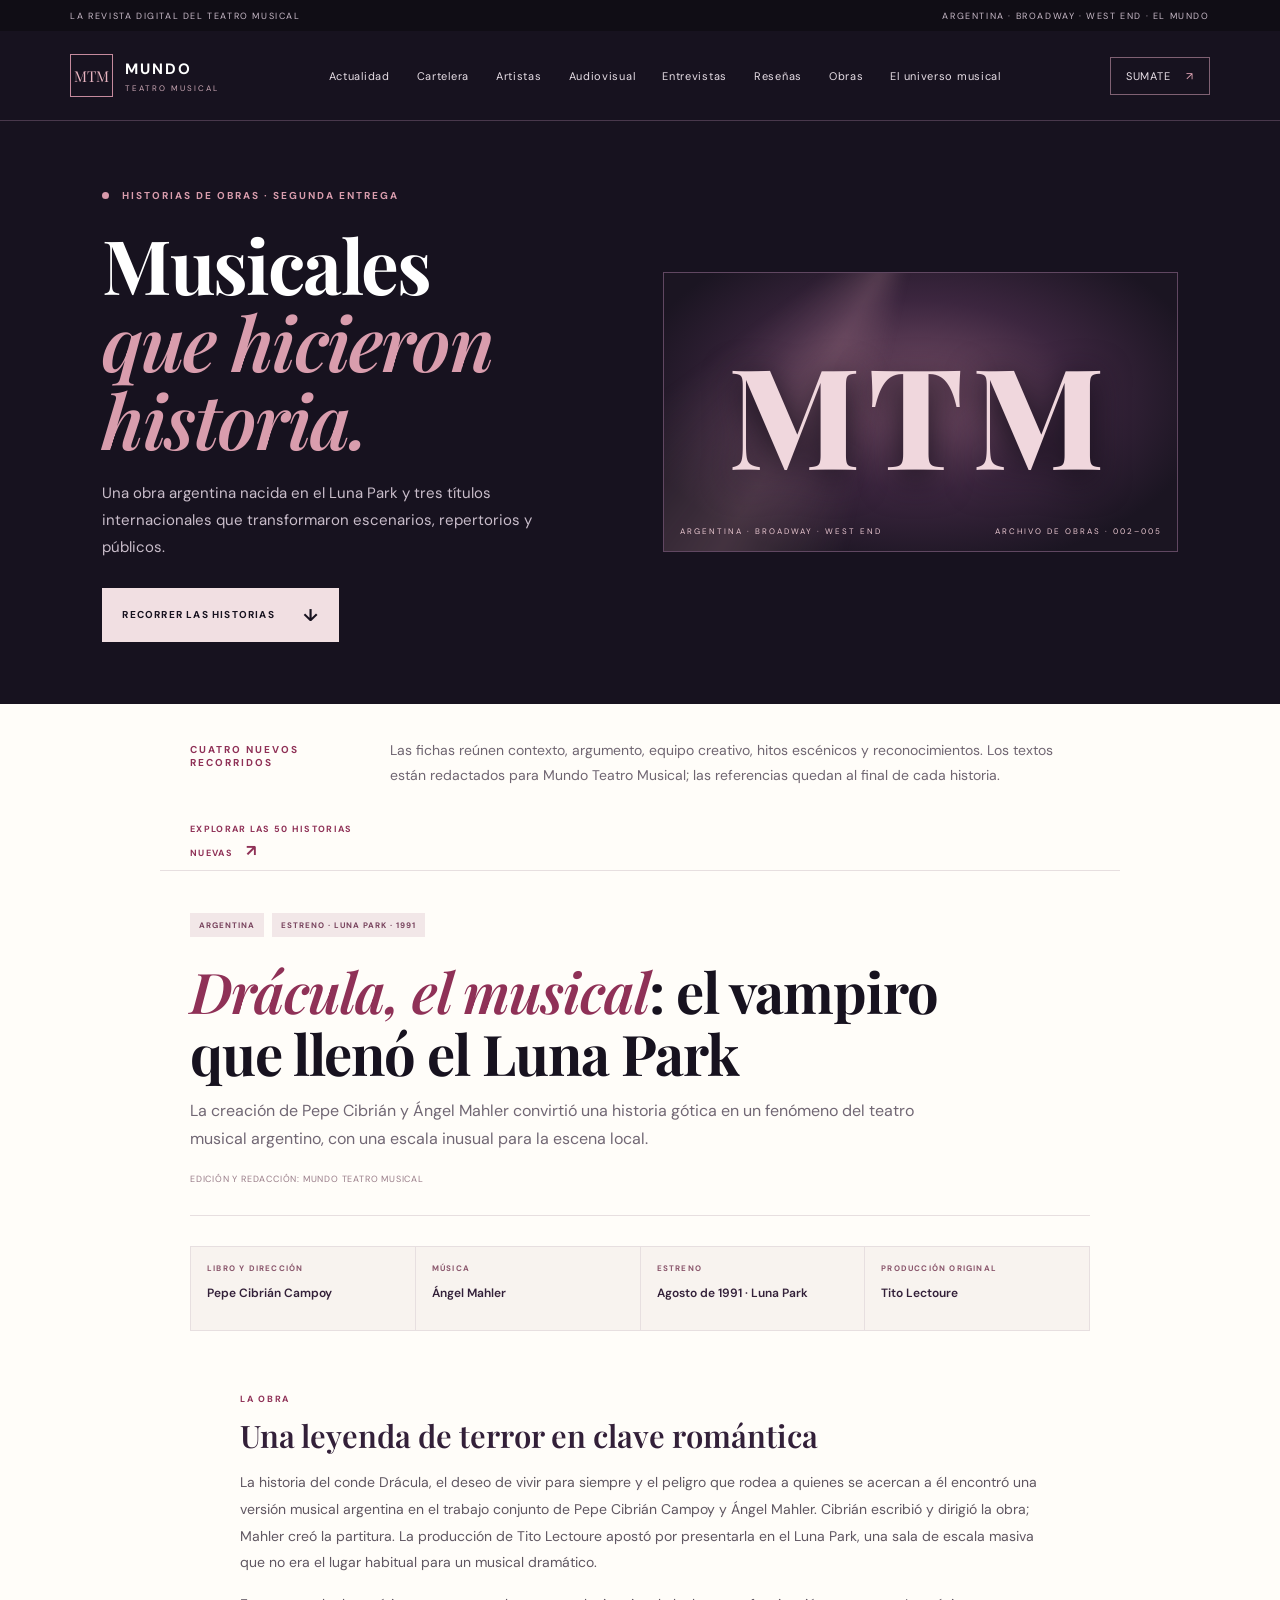
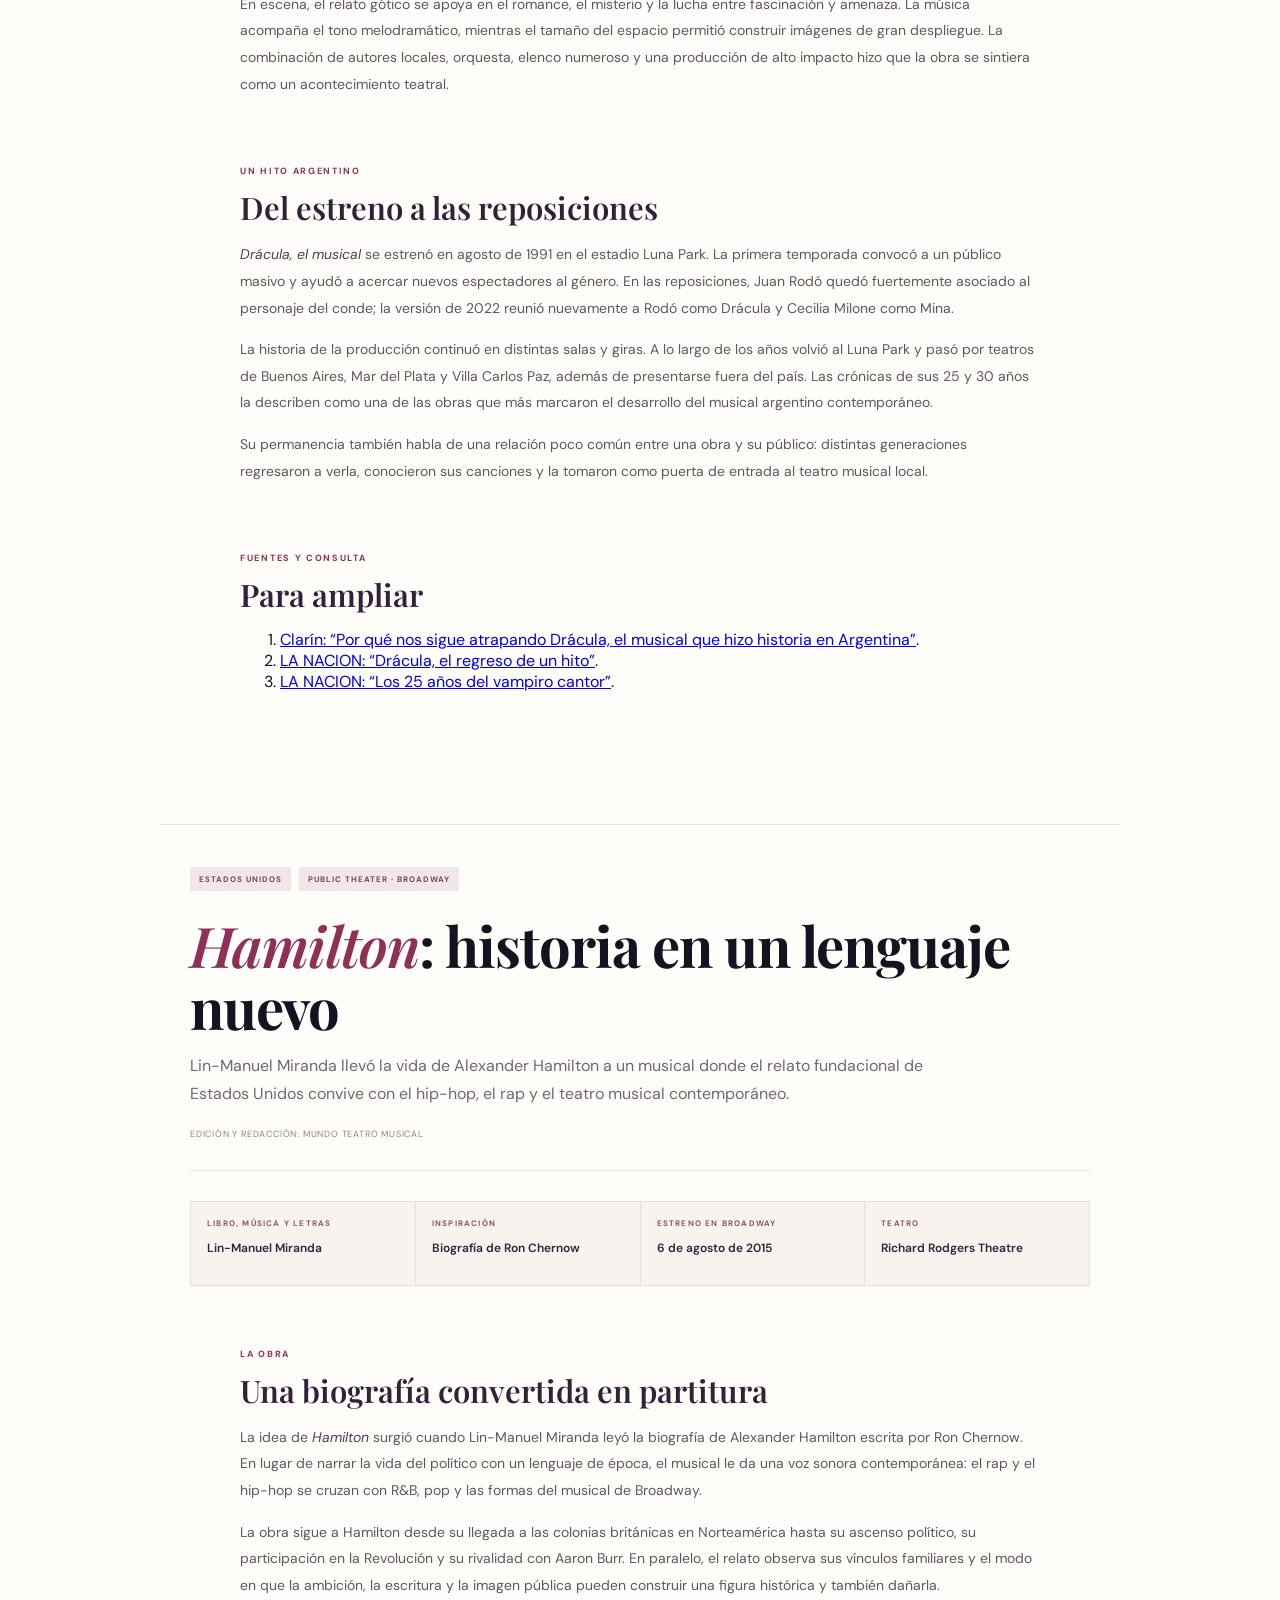
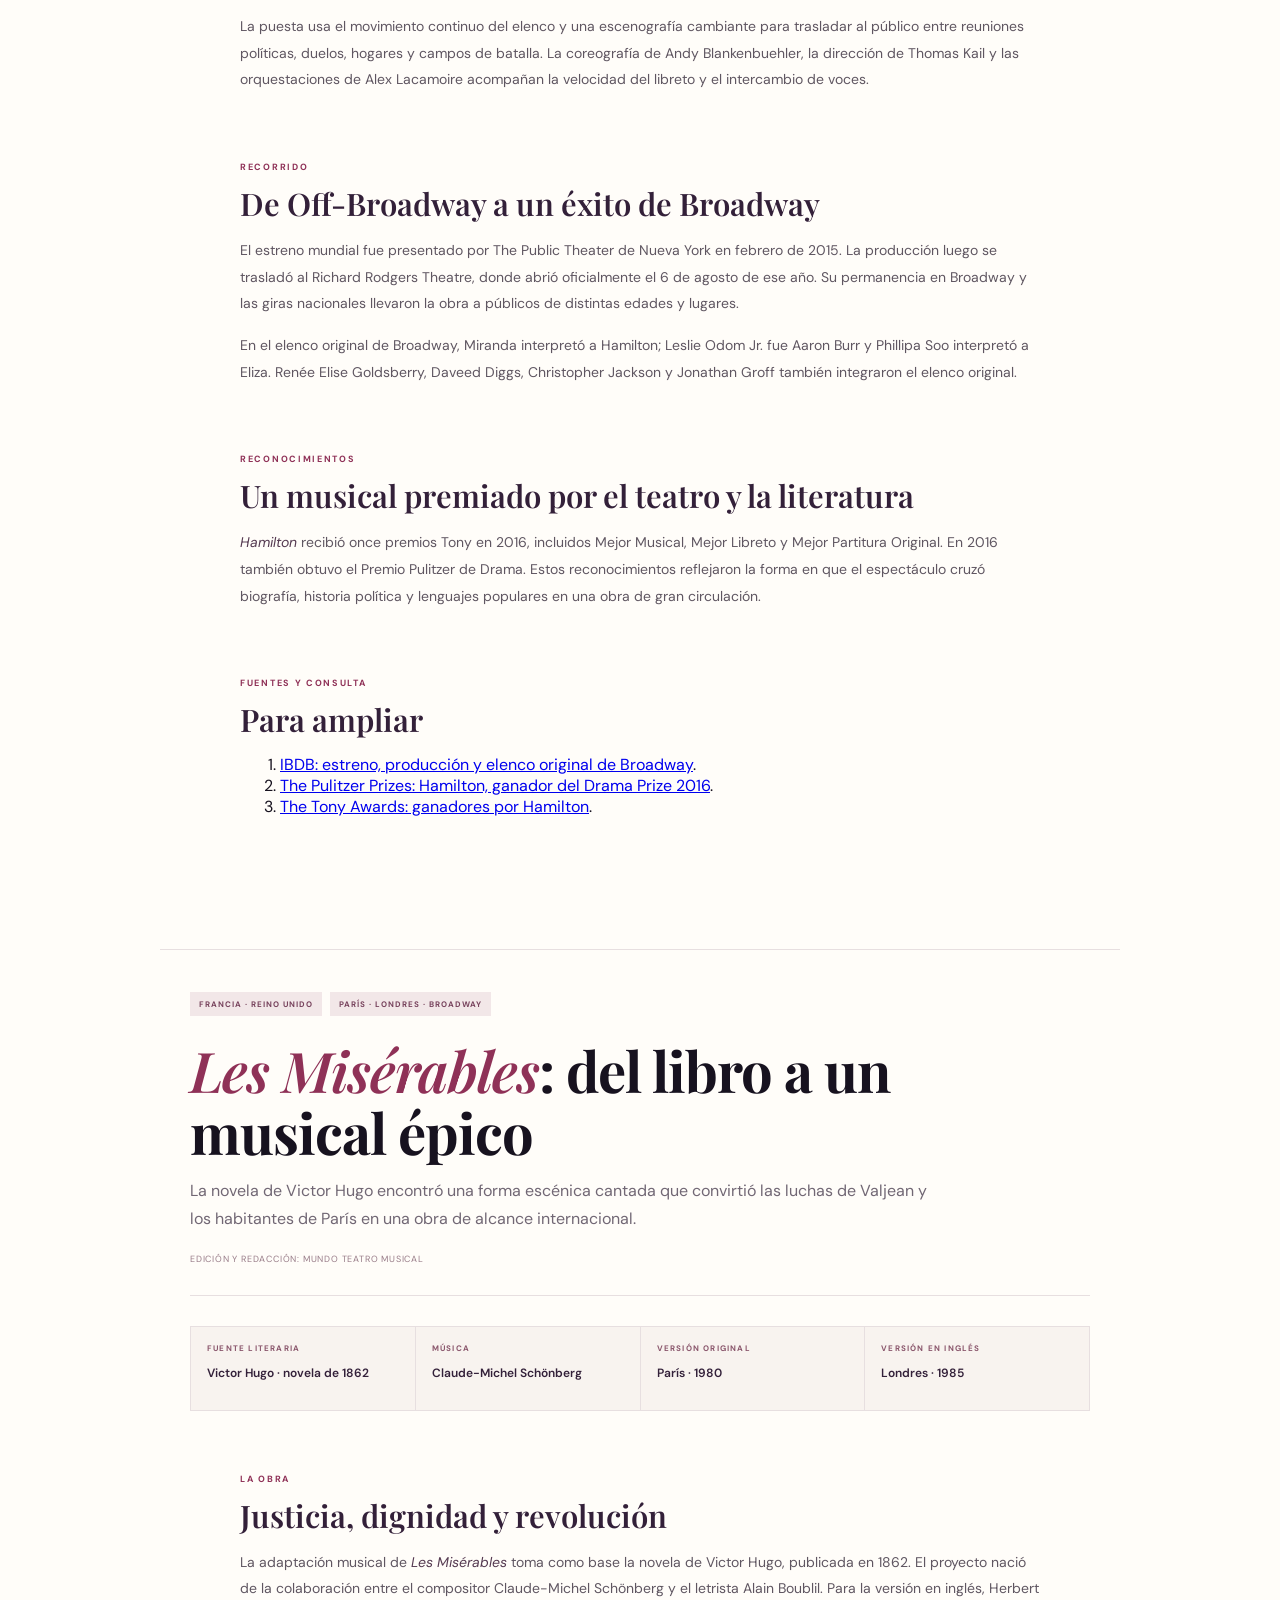
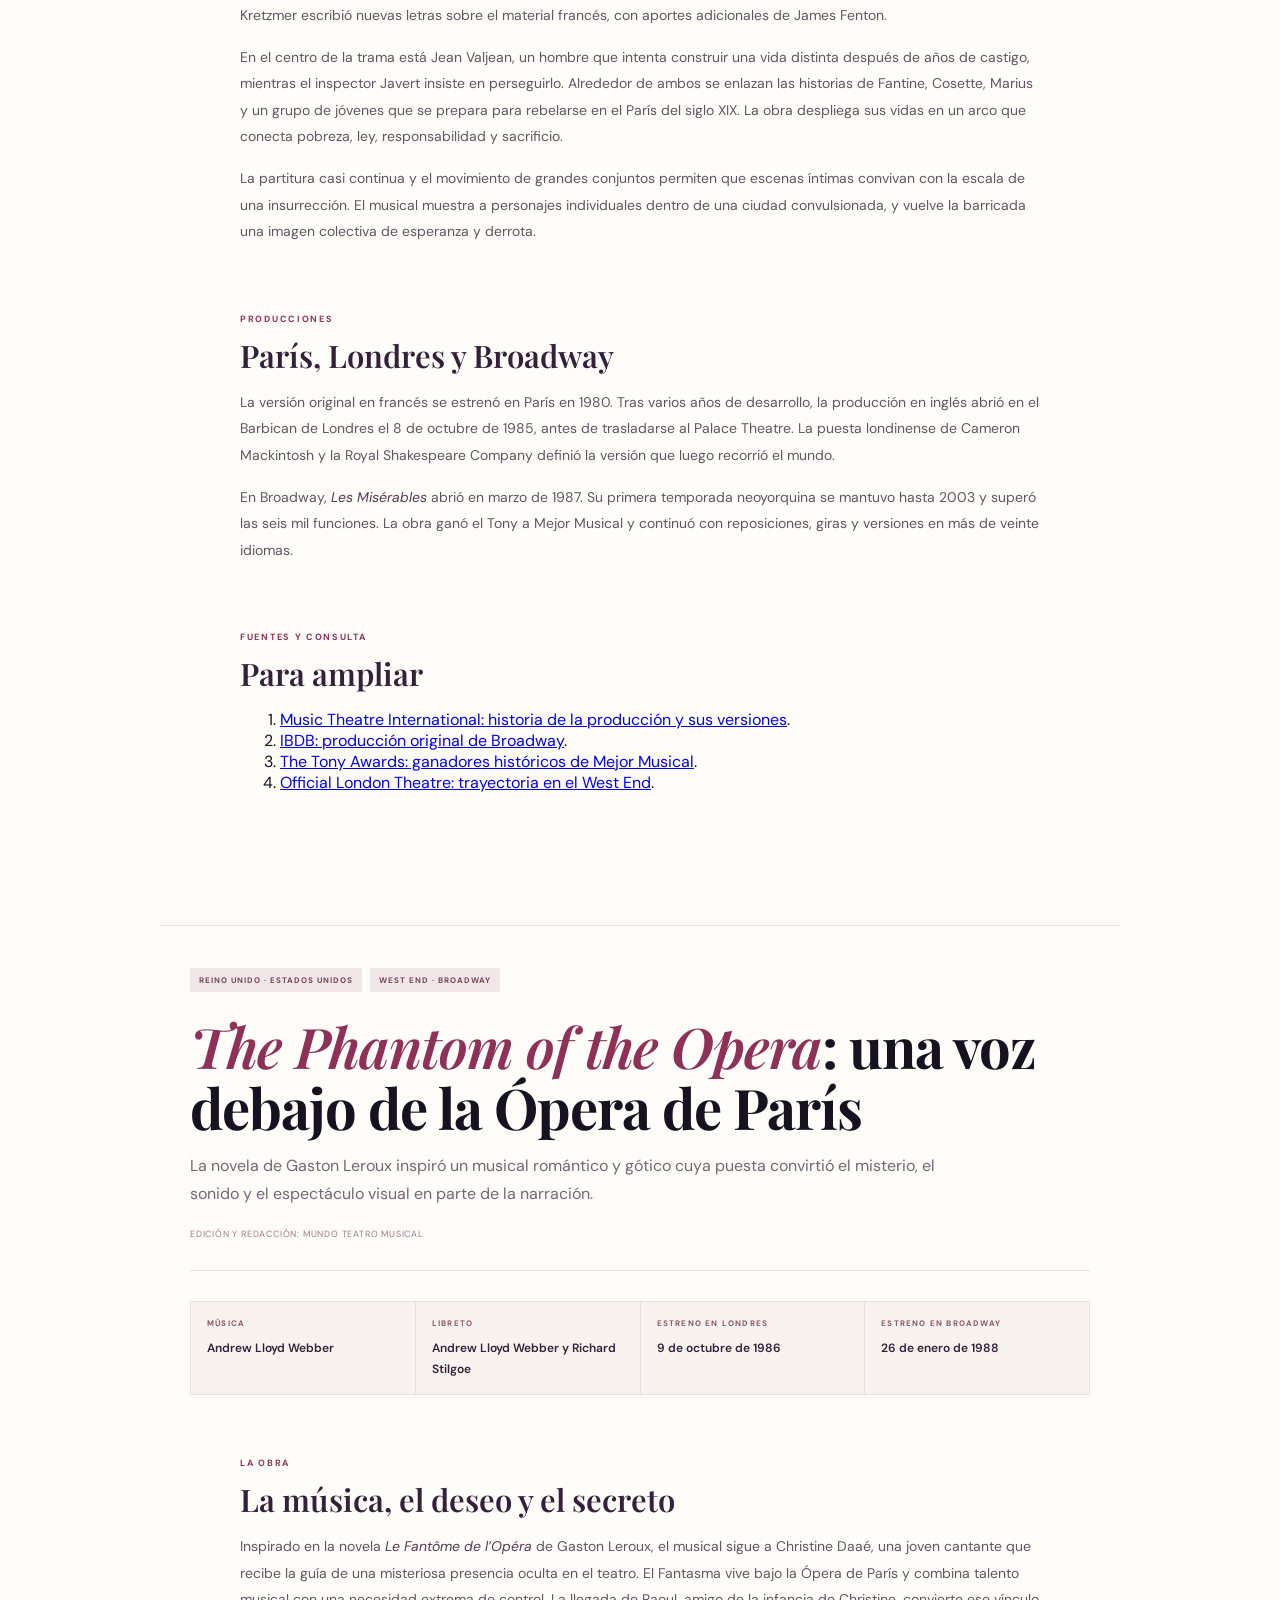
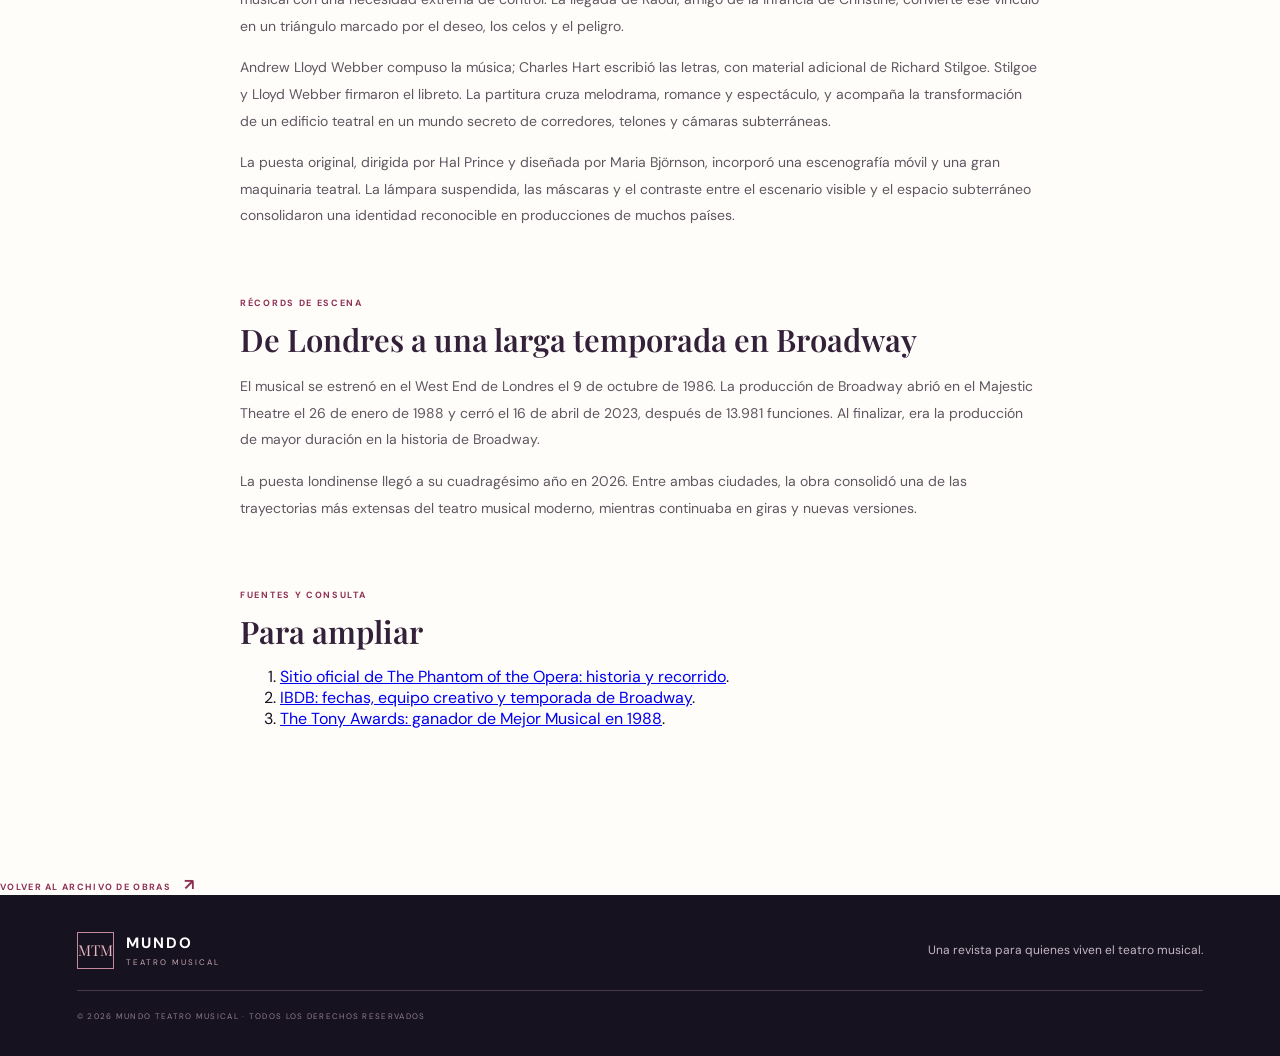
<file: obras-mas.html>
<!doctype html>
<html lang="es">
<head>
  <meta charset="utf-8">
  <meta name="viewport" content="width=device-width, initial-scale=1">
  <meta name="theme-color" content="#17121f">
  <meta name="description" content="Más historias de obras de teatro musical de Argentina y del mundo: Drácula, Hamilton, Les Misérables y The Phantom of the Opera.">
  <title>Más historias de musicales | Mundo Teatro Musical</title>
  <link rel="preconnect" href="https://fonts.googleapis.com">
  <link rel="preconnect" href="https://fonts.gstatic.com" crossorigin>
  <link href="https://fonts.googleapis.com/css2?family=DM+Sans:wght@400;500;600;700&family=Playfair+Display:wght@600;700;800&display=swap" rel="stylesheet">
  <link rel="stylesheet" href="styles.css">
  <link rel="stylesheet" href="obras.css">
</head>
<body>
  <div class="topline"><span>LA REVISTA DIGITAL DEL TEATRO MUSICAL</span><span>ARGENTINA · BROADWAY · WEST END · EL MUNDO</span></div>
  <header class="site-header">
    <a class="brand" href="index.html#inicio" aria-label="Mundo Teatro Musical, inicio"><span class="brand-mark">MTM</span><span><strong>MUNDO</strong><small>TEATRO MUSICAL</small></span></a>
    <button class="menu-toggle" id="menuToggle" aria-label="Abrir menú" aria-expanded="false">☰</button>
    <nav class="main-nav" id="mainNav">
      <a href="actualidad.html">Actualidad</a><a href="cartelera.html">Cartelera</a><a href="artistas.html">Artistas</a><a href="audiovisuales.html">Audiovisual</a><a href="index.html#entrevistas">Entrevistas</a><a href="resenas.html">Reseñas</a><a class="active" href="obras.html">Obras</a><a href="index.html#universo">El universo musical</a>
    </nav>
    <a class="header-link" href="index.html#newsletter">SUMATE <span>↗</span></a>
  </header>

  <main id="inicio">
    <section class="oe-hero">
      <div class="oe-hero-copy">
        <span class="eyebrow"><i></i> HISTORIAS DE OBRAS · SEGUNDA ENTREGA</span>
        <h1>Musicales<br><em>que hicieron historia.</em></h1>
        <p>Una obra argentina nacida en el Luna Park y tres títulos internacionales que transformaron escenarios, repertorios y públicos.</p>
        <a class="button button-light" href="#dracula">RECORRER LAS HISTORIAS <span>↓</span></a>
      </div>
      <div class="oe-hero-art" aria-hidden="true">
        <div class="oe-spotlight"></div><span class="oe-hero-letters">MTM</span>
        <span class="oe-hero-caption">ARGENTINA · BROADWAY · WEST END</span>
        <span class="oe-hero-index">ARCHIVO DE OBRAS · 002–005</span>
      </div>
    </section>

    <section class="oe-intro">
      <span class="eyebrow">CUATRO NUEVOS RECORRIDOS</span>
      <p>Las fichas reúnen contexto, argumento, equipo creativo, hitos escénicos y reconocimientos. Los textos están redactados para Mundo Teatro Musical; las referencias quedan al final de cada historia.</p>
      <p><a class="text-link" href="historias-50.html">EXPLORAR LAS 50 HISTORIAS NUEVAS <span>↗</span></a></p>
    </section>

    <article class="oe-article oe-followup" id="dracula">
      <header class="oe-article-head">
        <div class="oe-tags"><span>ARGENTINA</span><span>ESTRENO · LUNA PARK · 1991</span></div>
        <h2><em>Drácula, el musical</em>: el vampiro que llenó el Luna Park</h2>
        <p class="oe-deck">La creación de Pepe Cibrián y Ángel Mahler convirtió una historia gótica en un fenómeno del teatro musical argentino, con una escala inusual para la escena local.</p>
        <p class="oe-credit">Edición y redacción: Mundo Teatro Musical</p>
      </header>
      <div class="oe-facts">
        <div><span>LIBRO Y DIRECCIÓN</span><strong>Pepe Cibrián Campoy</strong></div>
        <div><span>MÚSICA</span><strong>Ángel Mahler</strong></div>
        <div><span>ESTRENO</span><strong>Agosto de 1991 · Luna Park</strong></div>
        <div><span>PRODUCCIÓN ORIGINAL</span><strong>Tito Lectoure</strong></div>
      </div>
      <div class="oe-body">
        <section><span class="eyebrow">LA OBRA</span><h3>Una leyenda de terror en clave romántica</h3>
          <p>La historia del conde Drácula, el deseo de vivir para siempre y el peligro que rodea a quienes se acercan a él encontró una versión musical argentina en el trabajo conjunto de Pepe Cibrián Campoy y Ángel Mahler. Cibrián escribió y dirigió la obra; Mahler creó la partitura. La producción de Tito Lectoure apostó por presentarla en el Luna Park, una sala de escala masiva que no era el lugar habitual para un musical dramático.</p>
          <p>En escena, el relato gótico se apoya en el romance, el misterio y la lucha entre fascinación y amenaza. La música acompaña el tono melodramático, mientras el tamaño del espacio permitió construir imágenes de gran despliegue. La combinación de autores locales, orquesta, elenco numeroso y una producción de alto impacto hizo que la obra se sintiera como un acontecimiento teatral.</p>
        </section>
        <section><span class="eyebrow">UN HITO ARGENTINO</span><h3>Del estreno a las reposiciones</h3>
          <p><em>Drácula, el musical</em> se estrenó en agosto de 1991 en el estadio Luna Park. La primera temporada convocó a un público masivo y ayudó a acercar nuevos espectadores al género. En las reposiciones, Juan Rodó quedó fuertemente asociado al personaje del conde; la versión de 2022 reunió nuevamente a Rodó como Drácula y Cecilia Milone como Mina.</p>
          <p>La historia de la producción continuó en distintas salas y giras. A lo largo de los años volvió al Luna Park y pasó por teatros de Buenos Aires, Mar del Plata y Villa Carlos Paz, además de presentarse fuera del país. Las crónicas de sus 25 y 30 años la describen como una de las obras que más marcaron el desarrollo del musical argentino contemporáneo.</p>
          <p>Su permanencia también habla de una relación poco común entre una obra y su público: distintas generaciones regresaron a verla, conocieron sus canciones y la tomaron como puerta de entrada al teatro musical local.</p>
        </section>
        <section><span class="eyebrow">FUENTES Y CONSULTA</span><h3>Para ampliar</h3>
          <ol class="oe-source-list">
            <li><a href="https://www.clarin.com/espectaculos/sigue-atrapando-dracula-musical-hizo-historia-argentina_0_Yu1xWx1lj7.html" target="_blank" rel="noopener noreferrer">Clarín: “Por qué nos sigue atrapando Drácula, el musical que hizo historia en Argentina”</a>.</li>
            <li><a href="https://www.lanacion.com.ar/espectaculos/teatro/dracula-el-regreso-de-un-hito-nid1341235/" target="_blank" rel="noopener noreferrer">LA NACION: “Drácula, el regreso de un hito”</a>.</li>
            <li><a href="https://www.lanacion.com.ar/espectaculos/teatro/los-25-anos-del-vampiro-cantor-nid1858058/" target="_blank" rel="noopener noreferrer">LA NACION: “Los 25 años del vampiro cantor”</a>.</li>
          </ol>
        </section>
      </div>
    </article>

    <article class="oe-article oe-followup" id="hamilton">
      <header class="oe-article-head">
        <div class="oe-tags"><span>ESTADOS UNIDOS</span><span>PUBLIC THEATER · BROADWAY</span></div>
        <h2><em>Hamilton</em>: historia en un lenguaje nuevo</h2>
        <p class="oe-deck">Lin-Manuel Miranda llevó la vida de Alexander Hamilton a un musical donde el relato fundacional de Estados Unidos convive con el hip-hop, el rap y el teatro musical contemporáneo.</p>
        <p class="oe-credit">Edición y redacción: Mundo Teatro Musical</p>
      </header>
      <div class="oe-facts">
        <div><span>LIBRO, MÚSICA Y LETRAS</span><strong>Lin-Manuel Miranda</strong></div>
        <div><span>INSPIRACIÓN</span><strong>Biografía de Ron Chernow</strong></div>
        <div><span>ESTRENO EN BROADWAY</span><strong>6 de agosto de 2015</strong></div>
        <div><span>TEATRO</span><strong>Richard Rodgers Theatre</strong></div>
      </div>
      <div class="oe-body">
        <section><span class="eyebrow">LA OBRA</span><h3>Una biografía convertida en partitura</h3>
          <p>La idea de <em>Hamilton</em> surgió cuando Lin-Manuel Miranda leyó la biografía de Alexander Hamilton escrita por Ron Chernow. En lugar de narrar la vida del político con un lenguaje de época, el musical le da una voz sonora contemporánea: el rap y el hip-hop se cruzan con R&amp;B, pop y las formas del musical de Broadway.</p>
          <p>La obra sigue a Hamilton desde su llegada a las colonias británicas en Norteamérica hasta su ascenso político, su participación en la Revolución y su rivalidad con Aaron Burr. En paralelo, el relato observa sus vínculos familiares y el modo en que la ambición, la escritura y la imagen pública pueden construir una figura histórica y también dañarla.</p>
          <p>La puesta usa el movimiento continuo del elenco y una escenografía cambiante para trasladar al público entre reuniones políticas, duelos, hogares y campos de batalla. La coreografía de Andy Blankenbuehler, la dirección de Thomas Kail y las orquestaciones de Alex Lacamoire acompañan la velocidad del libreto y el intercambio de voces.</p>
        </section>
        <section><span class="eyebrow">RECORRIDO</span><h3>De Off-Broadway a un éxito de Broadway</h3>
          <p>El estreno mundial fue presentado por The Public Theater de Nueva York en febrero de 2015. La producción luego se trasladó al Richard Rodgers Theatre, donde abrió oficialmente el 6 de agosto de ese año. Su permanencia en Broadway y las giras nacionales llevaron la obra a públicos de distintas edades y lugares.</p>
          <p>En el elenco original de Broadway, Miranda interpretó a Hamilton; Leslie Odom Jr. fue Aaron Burr y Phillipa Soo interpretó a Eliza. Renée Elise Goldsberry, Daveed Diggs, Christopher Jackson y Jonathan Groff también integraron el elenco original.</p>
        </section>
        <section><span class="eyebrow">RECONOCIMIENTOS</span><h3>Un musical premiado por el teatro y la literatura</h3>
          <p><em>Hamilton</em> recibió once premios Tony en 2016, incluidos Mejor Musical, Mejor Libreto y Mejor Partitura Original. En 2016 también obtuvo el Premio Pulitzer de Drama. Estos reconocimientos reflejaron la forma en que el espectáculo cruzó biografía, historia política y lenguajes populares en una obra de gran circulación.</p>
        </section>
        <section><span class="eyebrow">FUENTES Y CONSULTA</span><h3>Para ampliar</h3>
          <ol class="oe-source-list">
            <li><a href="https://www.ibdb.com/broadway-production/hamilton-499521" target="_blank" rel="noopener noreferrer">IBDB: estreno, producción y elenco original de Broadway</a>.</li>
            <li><a href="https://www.pulitzer.org/winners/lin-manuel-miranda" target="_blank" rel="noopener noreferrer">The Pulitzer Prizes: Hamilton, ganador del Drama Prize 2016</a>.</li>
            <li><a href="https://www.tonyawards.com/winners/?q=hamilton" target="_blank" rel="noopener noreferrer">The Tony Awards: ganadores por Hamilton</a>.</li>
          </ol>
        </section>
      </div>
    </article>

    <article class="oe-article oe-followup" id="les-miserables">
      <header class="oe-article-head">
        <div class="oe-tags"><span>FRANCIA · REINO UNIDO</span><span>PARÍS · LONDRES · BROADWAY</span></div>
        <h2><em>Les Misérables</em>: del libro a un musical épico</h2>
        <p class="oe-deck">La novela de Victor Hugo encontró una forma escénica cantada que convirtió las luchas de Valjean y los habitantes de París en una obra de alcance internacional.</p>
        <p class="oe-credit">Edición y redacción: Mundo Teatro Musical</p>
      </header>
      <div class="oe-facts">
        <div><span>FUENTE LITERARIA</span><strong>Victor Hugo · novela de 1862</strong></div>
        <div><span>MÚSICA</span><strong>Claude-Michel Schönberg</strong></div>
        <div><span>VERSIÓN ORIGINAL</span><strong>París · 1980</strong></div>
        <div><span>VERSIÓN EN INGLÉS</span><strong>Londres · 1985</strong></div>
      </div>
      <div class="oe-body">
        <section><span class="eyebrow">LA OBRA</span><h3>Justicia, dignidad y revolución</h3>
          <p>La adaptación musical de <em>Les Misérables</em> toma como base la novela de Victor Hugo, publicada en 1862. El proyecto nació de la colaboración entre el compositor Claude-Michel Schönberg y el letrista Alain Boublil. Para la versión en inglés, Herbert Kretzmer escribió nuevas letras sobre el material francés, con aportes adicionales de James Fenton.</p>
          <p>En el centro de la trama está Jean Valjean, un hombre que intenta construir una vida distinta después de años de castigo, mientras el inspector Javert insiste en perseguirlo. Alrededor de ambos se enlazan las historias de Fantine, Cosette, Marius y un grupo de jóvenes que se prepara para rebelarse en el París del siglo XIX. La obra despliega sus vidas en un arco que conecta pobreza, ley, responsabilidad y sacrificio.</p>
          <p>La partitura casi continua y el movimiento de grandes conjuntos permiten que escenas íntimas convivan con la escala de una insurrección. El musical muestra a personajes individuales dentro de una ciudad convulsionada, y vuelve la barricada una imagen colectiva de esperanza y derrota.</p>
        </section>
        <section><span class="eyebrow">PRODUCCIONES</span><h3>París, Londres y Broadway</h3>
          <p>La versión original en francés se estrenó en París en 1980. Tras varios años de desarrollo, la producción en inglés abrió en el Barbican de Londres el 8 de octubre de 1985, antes de trasladarse al Palace Theatre. La puesta londinense de Cameron Mackintosh y la Royal Shakespeare Company definió la versión que luego recorrió el mundo.</p>
          <p>En Broadway, <em>Les Misérables</em> abrió en marzo de 1987. Su primera temporada neoyorquina se mantuvo hasta 2003 y superó las seis mil funciones. La obra ganó el Tony a Mejor Musical y continuó con reposiciones, giras y versiones en más de veinte idiomas.</p>
        </section>
        <section><span class="eyebrow">FUENTES Y CONSULTA</span><h3>Para ampliar</h3>
          <ol class="oe-source-list">
            <li><a href="https://www.mtishows.com/show-history/1293" target="_blank" rel="noopener noreferrer">Music Theatre International: historia de la producción y sus versiones</a>.</li>
            <li><a href="https://www.ibdb.com/broadway-production/les-miserables-4443" target="_blank" rel="noopener noreferrer">IBDB: producción original de Broadway</a>.</li>
            <li><a href="https://www.tonyawards.com/winners/year/any/category/musical/show/any/" target="_blank" rel="noopener noreferrer">The Tony Awards: ganadores históricos de Mejor Musical</a>.</li>
            <li><a href="https://officiallondontheatre.com/news/les-mis-everything-need-know-111407148/" target="_blank" rel="noopener noreferrer">Official London Theatre: trayectoria en el West End</a>.</li>
          </ol>
        </section>
      </div>
    </article>

    <article class="oe-article oe-followup" id="phantom">
      <header class="oe-article-head">
        <div class="oe-tags"><span>REINO UNIDO · ESTADOS UNIDOS</span><span>WEST END · BROADWAY</span></div>
        <h2><em>The Phantom of the Opera</em>: una voz debajo de la Ópera de París</h2>
        <p class="oe-deck">La novela de Gaston Leroux inspiró un musical romántico y gótico cuya puesta convirtió el misterio, el sonido y el espectáculo visual en parte de la narración.</p>
        <p class="oe-credit">Edición y redacción: Mundo Teatro Musical</p>
      </header>
      <div class="oe-facts">
        <div><span>MÚSICA</span><strong>Andrew Lloyd Webber</strong></div>
        <div><span>LIBRETO</span><strong>Andrew Lloyd Webber y Richard Stilgoe</strong></div>
        <div><span>ESTRENO EN LONDRES</span><strong>9 de octubre de 1986</strong></div>
        <div><span>ESTRENO EN BROADWAY</span><strong>26 de enero de 1988</strong></div>
      </div>
      <div class="oe-body">
        <section><span class="eyebrow">LA OBRA</span><h3>La música, el deseo y el secreto</h3>
          <p>Inspirado en la novela <em>Le Fantôme de l’Opéra</em> de Gaston Leroux, el musical sigue a Christine Daaé, una joven cantante que recibe la guía de una misteriosa presencia oculta en el teatro. El Fantasma vive bajo la Ópera de París y combina talento musical con una necesidad extrema de control. La llegada de Raoul, amigo de la infancia de Christine, convierte ese vínculo en un triángulo marcado por el deseo, los celos y el peligro.</p>
          <p>Andrew Lloyd Webber compuso la música; Charles Hart escribió las letras, con material adicional de Richard Stilgoe. Stilgoe y Lloyd Webber firmaron el libreto. La partitura cruza melodrama, romance y espectáculo, y acompaña la transformación de un edificio teatral en un mundo secreto de corredores, telones y cámaras subterráneas.</p>
          <p>La puesta original, dirigida por Hal Prince y diseñada por Maria Björnson, incorporó una escenografía móvil y una gran maquinaria teatral. La lámpara suspendida, las máscaras y el contraste entre el escenario visible y el espacio subterráneo consolidaron una identidad reconocible en producciones de muchos países.</p>
        </section>
        <section><span class="eyebrow">RÉCORDS DE ESCENA</span><h3>De Londres a una larga temporada en Broadway</h3>
          <p>El musical se estrenó en el West End de Londres el 9 de octubre de 1986. La producción de Broadway abrió en el Majestic Theatre el 26 de enero de 1988 y cerró el 16 de abril de 2023, después de 13.981 funciones. Al finalizar, era la producción de mayor duración en la historia de Broadway.</p>
          <p>La puesta londinense llegó a su cuadragésimo año en 2026. Entre ambas ciudades, la obra consolidó una de las trayectorias más extensas del teatro musical moderno, mientras continuaba en giras y nuevas versiones.</p>
        </section>
        <section><span class="eyebrow">FUENTES Y CONSULTA</span><h3>Para ampliar</h3>
          <ol class="oe-source-list">
            <li><a href="https://www.phantomoftheopera.com/history" target="_blank" rel="noopener noreferrer">Sitio oficial de The Phantom of the Opera: historia y recorrido</a>.</li>
            <li><a href="https://www.ibdb.com/broadway-show/the-phantom-of-the-opera-7062" target="_blank" rel="noopener noreferrer">IBDB: fechas, equipo creativo y temporada de Broadway</a>.</li>
            <li><a href="https://www.tonyawards.com/winners/year/any/category/musical/show/any/" target="_blank" rel="noopener noreferrer">The Tony Awards: ganador de Mejor Musical en 1988</a>.</li>
          </ol>
        </section>
      </div>
    </article>
    <div class="oe-back-link"><a class="text-link" href="obras.html#archivo">VOLVER AL ARCHIVO DE OBRAS <span>↗</span></a></div>
  </main>

  <footer><a class="brand footer-brand" href="index.html#inicio"><span class="brand-mark">MTM</span><span><strong>MUNDO</strong><small>TEATRO MUSICAL</small></span></a><p>Una revista para quienes viven el teatro musical.</p><span class="copyright">© 2026 MUNDO TEATRO MUSICAL · TODOS LOS DERECHOS RESERVADOS</span></footer>
  <script src="app.js"></script>
</body>
</html>
</file>
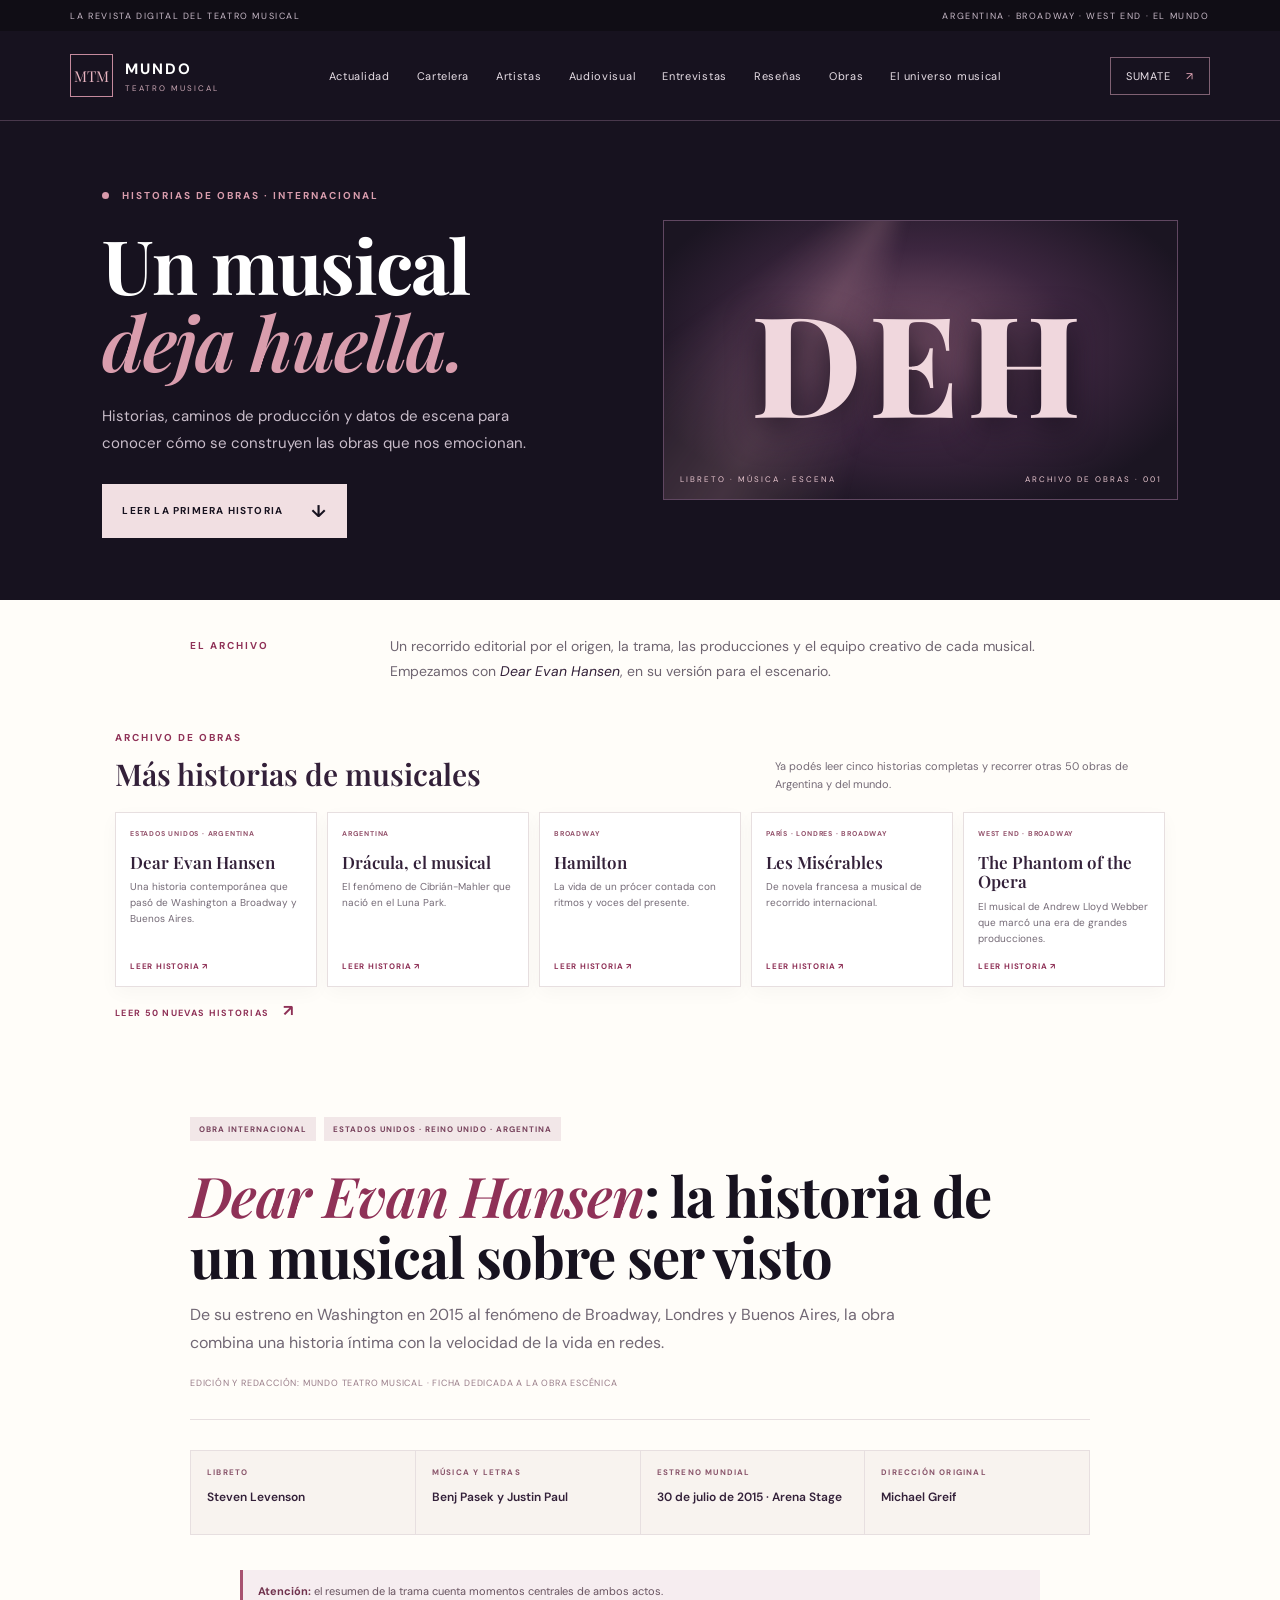
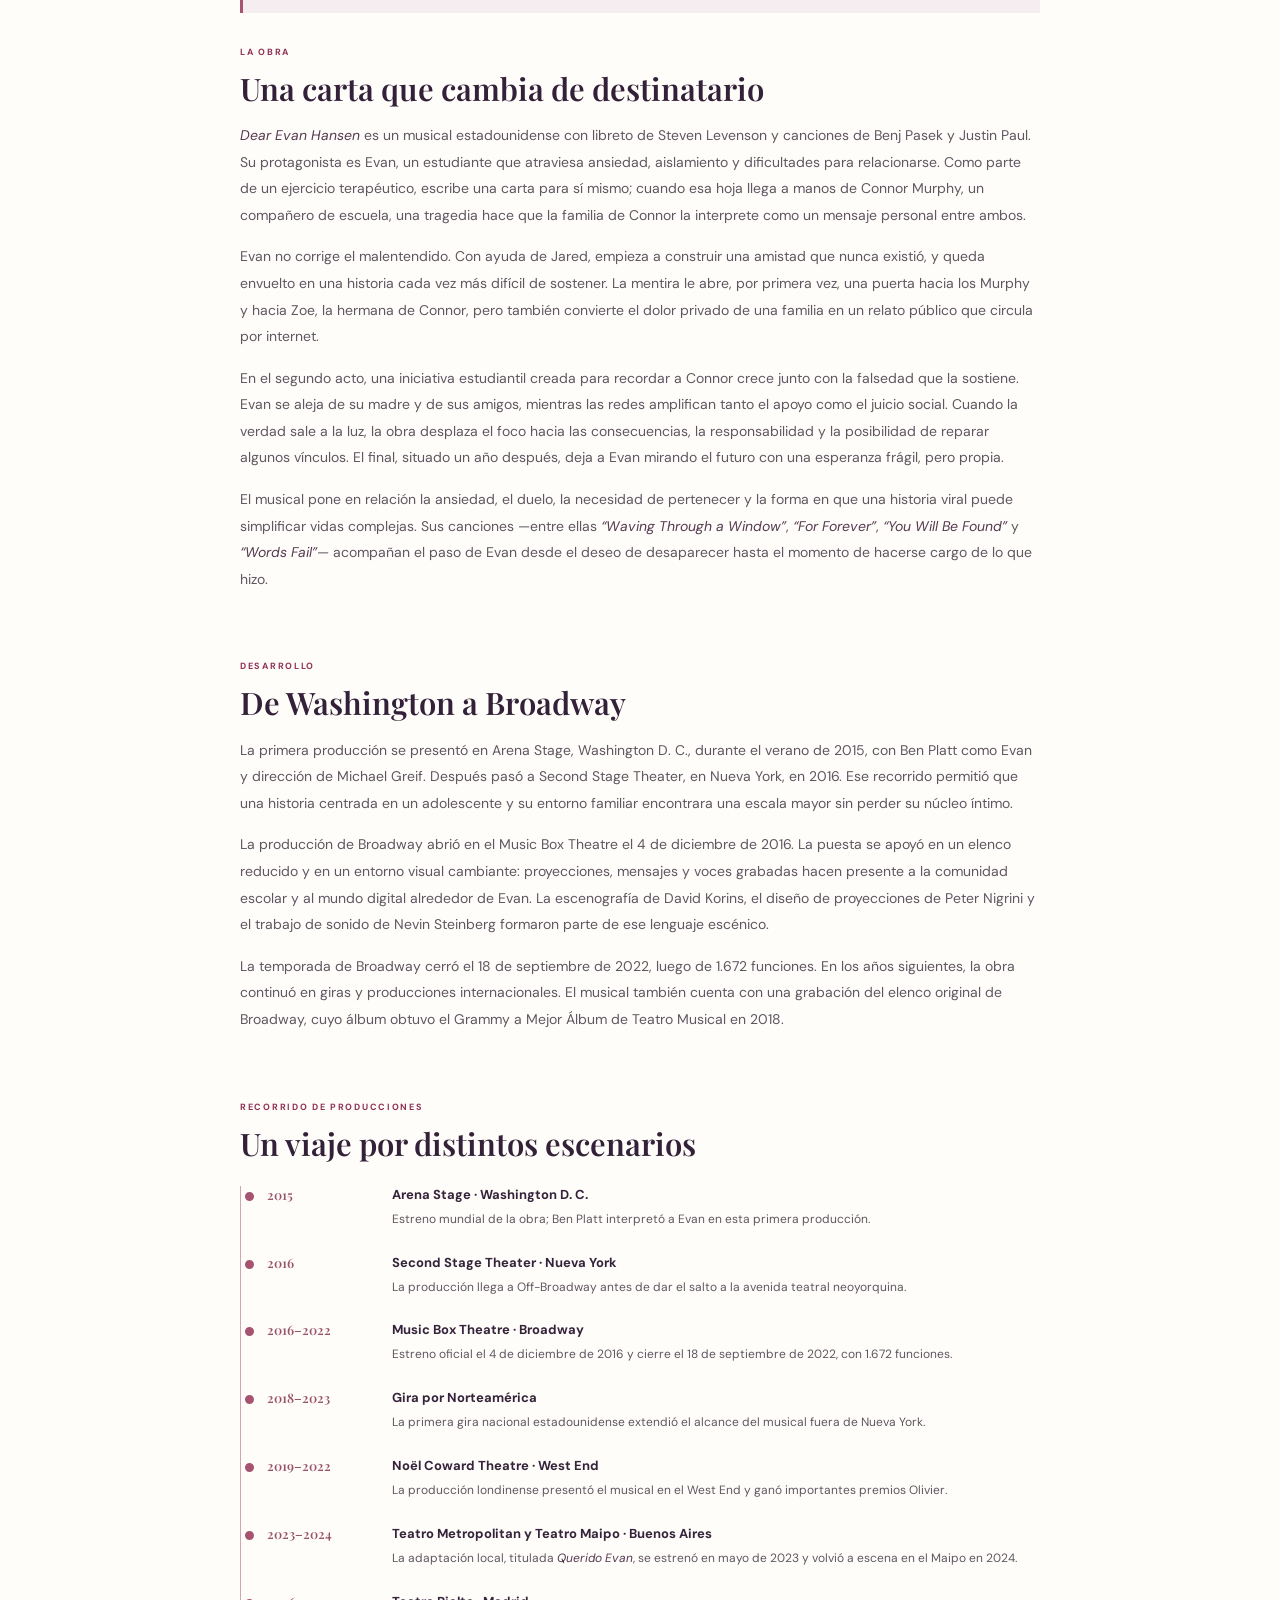
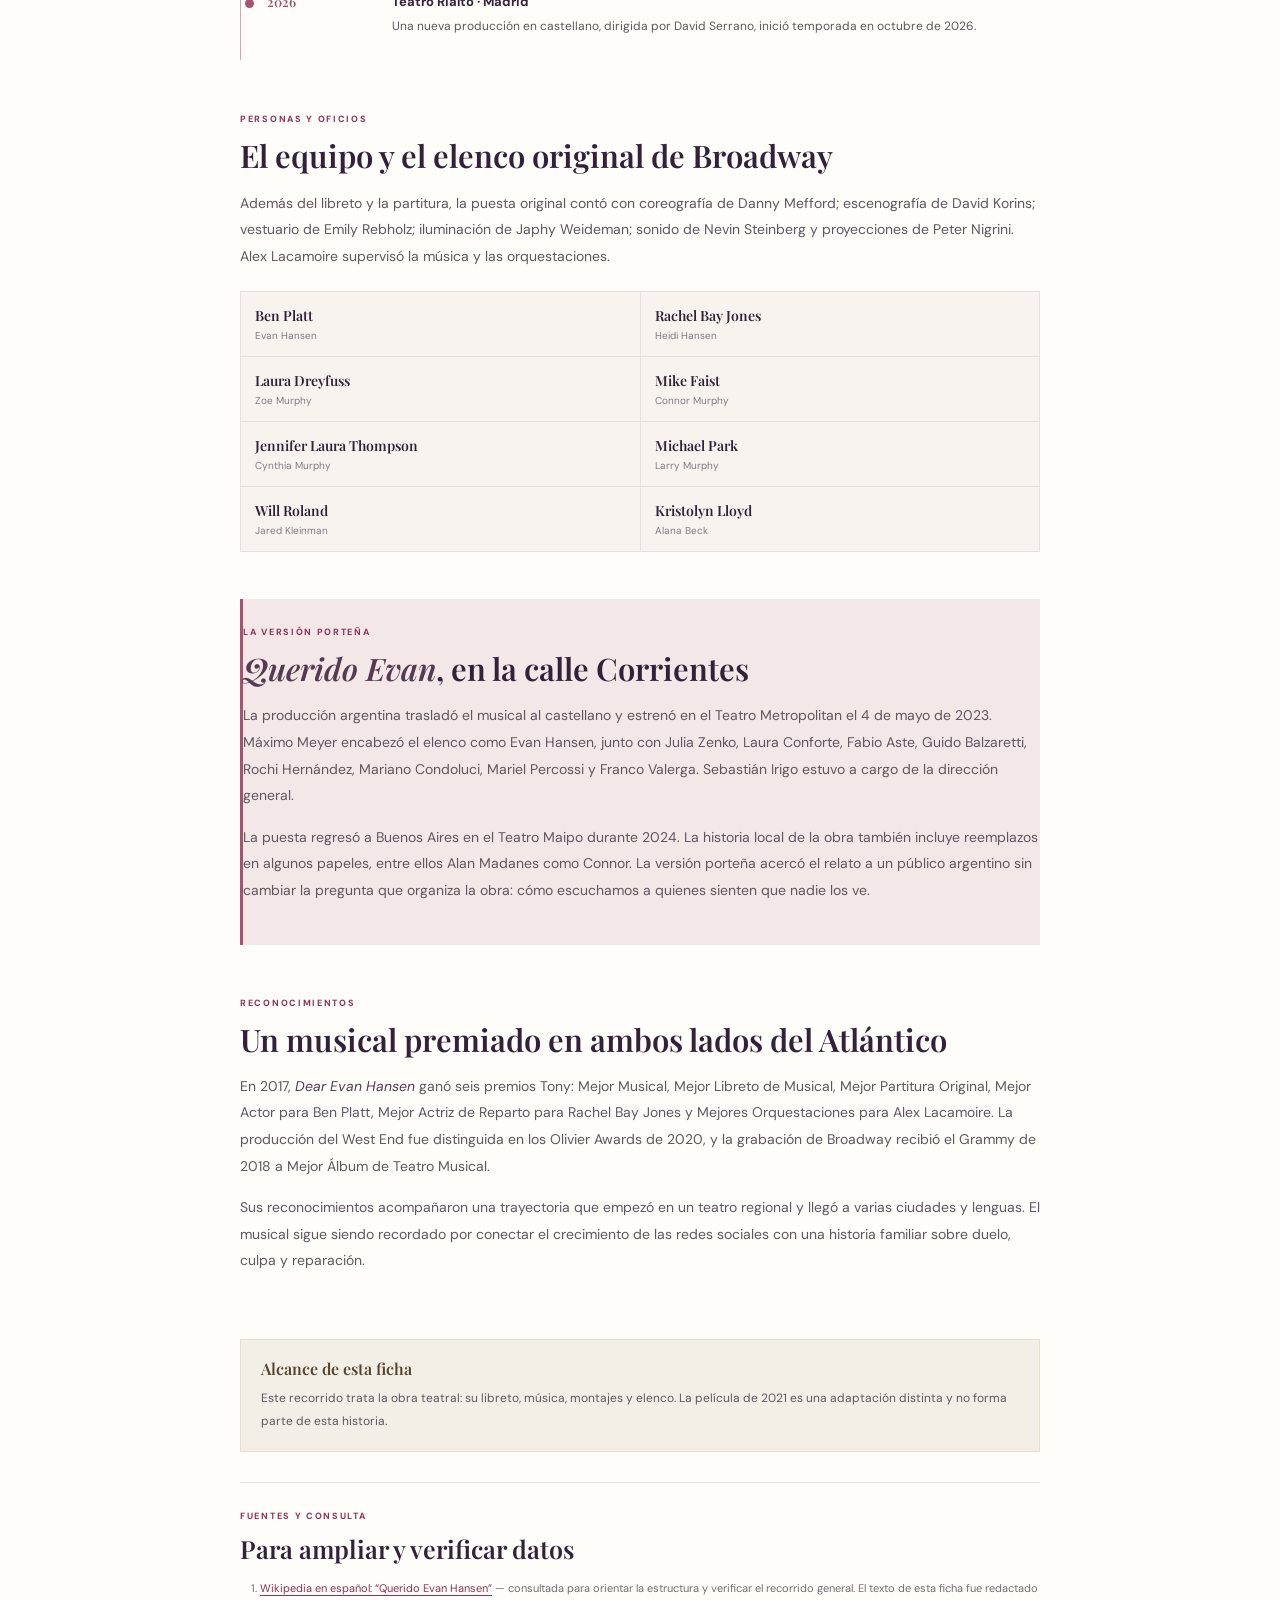
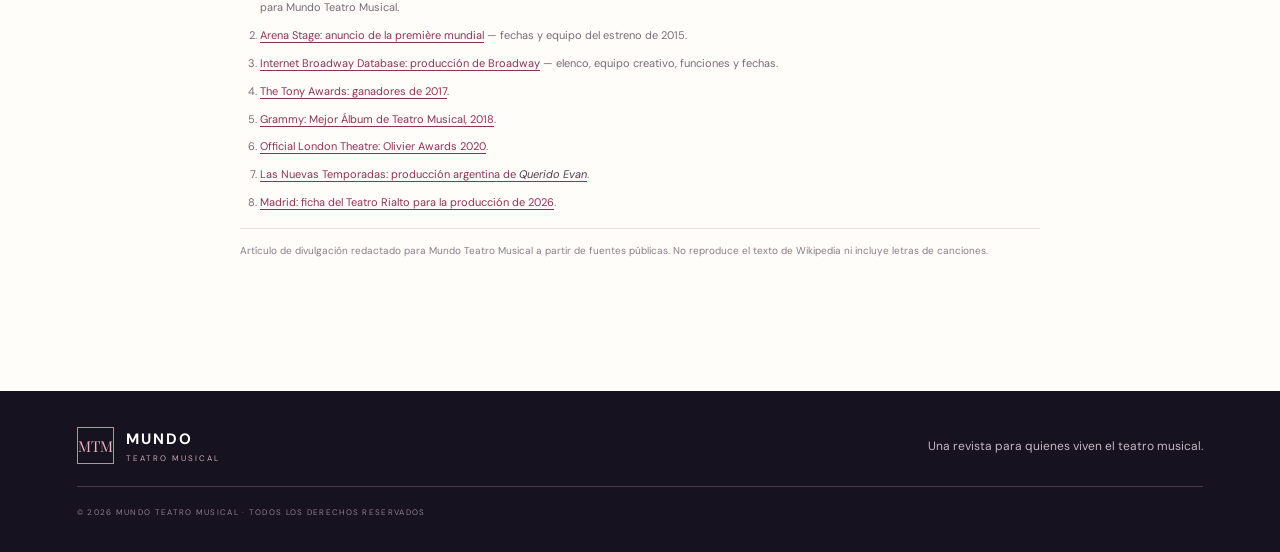
<file: obras.html>
<!doctype html>
<html lang="es">
<head>
  <meta charset="utf-8">
  <meta name="viewport" content="width=device-width, initial-scale=1">
  <meta name="theme-color" content="#17121f">
  <meta name="description" content="Historias editoriales de más de 50 obras de teatro musical de Argentina, Broadway, Londres y el mundo.">
  <title>Historias de obras | Mundo Teatro Musical</title>
  <link rel="preconnect" href="https://fonts.googleapis.com">
  <link rel="preconnect" href="https://fonts.gstatic.com" crossorigin>
  <link href="https://fonts.googleapis.com/css2?family=DM+Sans:wght@400;500;600;700&family=Playfair+Display:wght@600;700;800&display=swap" rel="stylesheet">
  <link rel="stylesheet" href="styles.css">
  <link rel="stylesheet" href="obras.css">
</head>
<body>
  <div class="topline"><span>LA REVISTA DIGITAL DEL TEATRO MUSICAL</span><span>ARGENTINA · BROADWAY · WEST END · EL MUNDO</span></div>
  <header class="site-header">
    <a class="brand" href="index.html#inicio" aria-label="Mundo Teatro Musical, inicio"><span class="brand-mark">MTM</span><span><strong>MUNDO</strong><small>TEATRO MUSICAL</small></span></a>
    <button class="menu-toggle" id="menuToggle" aria-label="Abrir menú" aria-expanded="false">☰</button>
    <nav class="main-nav" id="mainNav">
      <a href="actualidad.html">Actualidad</a><a href="cartelera.html">Cartelera</a><a href="artistas.html">Artistas</a><a href="audiovisuales.html">Audiovisual</a><a href="index.html#entrevistas">Entrevistas</a><a href="resenas.html">Reseñas</a><a class="active" href="obras.html">Obras</a><a href="index.html#universo">El universo musical</a>
    </nav>
    <a class="header-link" href="index.html#newsletter">SUMATE <span>↗</span></a>
  </header>

  <main id="inicio">
    <section class="oe-hero">
      <div class="oe-hero-copy">
        <span class="eyebrow"><i></i> HISTORIAS DE OBRAS · INTERNACIONAL</span>
        <h1>Un musical<br><em>deja huella.</em></h1>
        <p>Historias, caminos de producción y datos de escena para conocer cómo se construyen las obras que nos emocionan.</p>
        <a class="button button-light" href="#dear-evan-hansen">LEER LA PRIMERA HISTORIA <span>↓</span></a>
      </div>
      <div class="oe-hero-art" aria-hidden="true">
        <div class="oe-spotlight"></div><span class="oe-hero-letters">DEH</span>
        <span class="oe-hero-caption">LIBRETO · MÚSICA · ESCENA</span>
        <span class="oe-hero-index">ARCHIVO DE OBRAS · 001</span>
      </div>
    </section>

    <section class="oe-intro">
      <span class="eyebrow">EL ARCHIVO</span>
      <p>Un recorrido editorial por el origen, la trama, las producciones y el equipo creativo de cada musical. Empezamos con <em>Dear Evan Hansen</em>, en su versión para el escenario.</p>
    </section>

    <section class="oe-library" id="archivo">
      <div class="oe-library-heading"><div><span class="eyebrow">ARCHIVO DE OBRAS</span><h2>Más historias de musicales</h2></div><p>Ya podés leer cinco historias completas y recorrer otras 50 obras de Argentina y del mundo.</p></div>
      <div class="oe-library-grid">
        <a class="oe-story-card" href="#dear-evan-hansen"><span class="oe-story-region">ESTADOS UNIDOS · ARGENTINA</span><strong>Dear Evan Hansen</strong><small>Una historia contemporánea que pasó de Washington a Broadway y Buenos Aires.</small><b>LEER HISTORIA ↗</b></a>
        <a class="oe-story-card" href="obras-mas.html#dracula"><span class="oe-story-region">ARGENTINA</span><strong>Drácula, el musical</strong><small>El fenómeno de Cibrián-Mahler que nació en el Luna Park.</small><b>LEER HISTORIA ↗</b></a>
        <a class="oe-story-card" href="obras-mas.html#hamilton"><span class="oe-story-region">BROADWAY</span><strong>Hamilton</strong><small>La vida de un prócer contada con ritmos y voces del presente.</small><b>LEER HISTORIA ↗</b></a>
        <a class="oe-story-card" href="obras-mas.html#les-miserables"><span class="oe-story-region">PARÍS · LONDRES · BROADWAY</span><strong>Les Misérables</strong><small>De novela francesa a musical de recorrido internacional.</small><b>LEER HISTORIA ↗</b></a>
        <a class="oe-story-card" href="obras-mas.html#phantom"><span class="oe-story-region">WEST END · BROADWAY</span><strong>The Phantom of the Opera</strong><small>El musical de Andrew Lloyd Webber que marcó una era de grandes producciones.</small><b>LEER HISTORIA ↗</b></a>
      </div>
      <div class="oe-back-link"><a class="text-link" href="historias-50.html">LEER 50 NUEVAS HISTORIAS <span>↗</span></a></div>
    </section>

    <article class="oe-article" id="dear-evan-hansen">
      <header class="oe-article-head">
        <div class="oe-tags"><span>OBRA INTERNACIONAL</span><span>ESTADOS UNIDOS · REINO UNIDO · ARGENTINA</span></div>
        <h2><em>Dear Evan Hansen</em>: la historia de un musical sobre ser visto</h2>
        <p class="oe-deck">De su estreno en Washington en 2015 al fenómeno de Broadway, Londres y Buenos Aires, la obra combina una historia íntima con la velocidad de la vida en redes.</p>
        <p class="oe-credit">Edición y redacción: Mundo Teatro Musical · Ficha dedicada a la obra escénica</p>
      </header>

      <div class="oe-facts" aria-label="Datos de la obra">
        <div><span>LIBRETO</span><strong>Steven Levenson</strong></div>
        <div><span>MÚSICA Y LETRAS</span><strong>Benj Pasek y Justin Paul</strong></div>
        <div><span>ESTRENO MUNDIAL</span><strong>30 de julio de 2015 · Arena Stage</strong></div>
        <div><span>DIRECCIÓN ORIGINAL</span><strong>Michael Greif</strong></div>
      </div>

      <div class="oe-body">
        <aside class="oe-spoiler"><strong>Atención:</strong> el resumen de la trama cuenta momentos centrales de ambos actos.</aside>

        <section>
          <span class="eyebrow">LA OBRA</span>
          <h3>Una carta que cambia de destinatario</h3>
          <p><em>Dear Evan Hansen</em> es un musical estadounidense con libreto de Steven Levenson y canciones de Benj Pasek y Justin Paul. Su protagonista es Evan, un estudiante que atraviesa ansiedad, aislamiento y dificultades para relacionarse. Como parte de un ejercicio terapéutico, escribe una carta para sí mismo; cuando esa hoja llega a manos de Connor Murphy, un compañero de escuela, una tragedia hace que la familia de Connor la interprete como un mensaje personal entre ambos.</p>
          <p>Evan no corrige el malentendido. Con ayuda de Jared, empieza a construir una amistad que nunca existió, y queda envuelto en una historia cada vez más difícil de sostener. La mentira le abre, por primera vez, una puerta hacia los Murphy y hacia Zoe, la hermana de Connor, pero también convierte el dolor privado de una familia en un relato público que circula por internet.</p>
          <p>En el segundo acto, una iniciativa estudiantil creada para recordar a Connor crece junto con la falsedad que la sostiene. Evan se aleja de su madre y de sus amigos, mientras las redes amplifican tanto el apoyo como el juicio social. Cuando la verdad sale a la luz, la obra desplaza el foco hacia las consecuencias, la responsabilidad y la posibilidad de reparar algunos vínculos. El final, situado un año después, deja a Evan mirando el futuro con una esperanza frágil, pero propia.</p>
          <p>El musical pone en relación la ansiedad, el duelo, la necesidad de pertenecer y la forma en que una historia viral puede simplificar vidas complejas. Sus canciones —entre ellas <em>“Waving Through a Window”</em>, <em>“For Forever”</em>, <em>“You Will Be Found”</em> y <em>“Words Fail”</em>— acompañan el paso de Evan desde el deseo de desaparecer hasta el momento de hacerse cargo de lo que hizo.</p>
        </section>

        <section>
          <span class="eyebrow">DESARROLLO</span>
          <h3>De Washington a Broadway</h3>
          <p>La primera producción se presentó en Arena Stage, Washington D. C., durante el verano de 2015, con Ben Platt como Evan y dirección de Michael Greif. Después pasó a Second Stage Theater, en Nueva York, en 2016. Ese recorrido permitió que una historia centrada en un adolescente y su entorno familiar encontrara una escala mayor sin perder su núcleo íntimo.</p>
          <p>La producción de Broadway abrió en el Music Box Theatre el 4 de diciembre de 2016. La puesta se apoyó en un elenco reducido y en un entorno visual cambiante: proyecciones, mensajes y voces grabadas hacen presente a la comunidad escolar y al mundo digital alrededor de Evan. La escenografía de David Korins, el diseño de proyecciones de Peter Nigrini y el trabajo de sonido de Nevin Steinberg formaron parte de ese lenguaje escénico.</p>
          <p>La temporada de Broadway cerró el 18 de septiembre de 2022, luego de 1.672 funciones. En los años siguientes, la obra continuó en giras y producciones internacionales. El musical también cuenta con una grabación del elenco original de Broadway, cuyo álbum obtuvo el Grammy a Mejor Álbum de Teatro Musical en 2018.</p>
        </section>

        <section class="oe-timeline-section">
          <span class="eyebrow">RECORRIDO DE PRODUCCIONES</span>
          <h3>Un viaje por distintos escenarios</h3>
          <ol class="oe-timeline">
            <li><span>2015</span><div><strong>Arena Stage · Washington D. C.</strong><p>Estreno mundial de la obra; Ben Platt interpretó a Evan en esta primera producción.</p></div></li>
            <li><span>2016</span><div><strong>Second Stage Theater · Nueva York</strong><p>La producción llega a Off-Broadway antes de dar el salto a la avenida teatral neoyorquina.</p></div></li>
            <li><span>2016–2022</span><div><strong>Music Box Theatre · Broadway</strong><p>Estreno oficial el 4 de diciembre de 2016 y cierre el 18 de septiembre de 2022, con 1.672 funciones.</p></div></li>
            <li><span>2018–2023</span><div><strong>Gira por Norteamérica</strong><p>La primera gira nacional estadounidense extendió el alcance del musical fuera de Nueva York.</p></div></li>
            <li><span>2019–2022</span><div><strong>Noël Coward Theatre · West End</strong><p>La producción londinense presentó el musical en el West End y ganó importantes premios Olivier.</p></div></li>
            <li><span>2023–2024</span><div><strong>Teatro Metropolitan y Teatro Maipo · Buenos Aires</strong><p>La adaptación local, titulada <em>Querido Evan</em>, se estrenó en mayo de 2023 y volvió a escena en el Maipo en 2024.</p></div></li>
            <li><span>2026</span><div><strong>Teatro Rialto · Madrid</strong><p>Una nueva producción en castellano, dirigida por David Serrano, inició temporada en octubre de 2026.</p></div></li>
          </ol>
        </section>

        <section>
          <span class="eyebrow">PERSONAS Y OFICIOS</span>
          <h3>El equipo y el elenco original de Broadway</h3>
          <p>Además del libreto y la partitura, la puesta original contó con coreografía de Danny Mefford; escenografía de David Korins; vestuario de Emily Rebholz; iluminación de Japhy Weideman; sonido de Nevin Steinberg y proyecciones de Peter Nigrini. Alex Lacamoire supervisó la música y las orquestaciones.</p>
          <div class="oe-cast-grid">
            <div><strong>Ben Platt</strong><span>Evan Hansen</span></div>
            <div><strong>Rachel Bay Jones</strong><span>Heidi Hansen</span></div>
            <div><strong>Laura Dreyfuss</strong><span>Zoe Murphy</span></div>
            <div><strong>Mike Faist</strong><span>Connor Murphy</span></div>
            <div><strong>Jennifer Laura Thompson</strong><span>Cynthia Murphy</span></div>
            <div><strong>Michael Park</strong><span>Larry Murphy</span></div>
            <div><strong>Will Roland</strong><span>Jared Kleinman</span></div>
            <div><strong>Kristolyn Lloyd</strong><span>Alana Beck</span></div>
          </div>
        </section>

        <section class="oe-argentina">
          <span class="eyebrow">LA VERSIÓN PORTEÑA</span>
          <h3><em>Querido Evan</em>, en la calle Corrientes</h3>
          <p>La producción argentina trasladó el musical al castellano y estrenó en el Teatro Metropolitan el 4 de mayo de 2023. Máximo Meyer encabezó el elenco como Evan Hansen, junto con Julia Zenko, Laura Conforte, Fabio Aste, Guido Balzaretti, Rochi Hernández, Mariano Condoluci, Mariel Percossi y Franco Valerga. Sebastián Irigo estuvo a cargo de la dirección general.</p>
          <p>La puesta regresó a Buenos Aires en el Teatro Maipo durante 2024. La historia local de la obra también incluye reemplazos en algunos papeles, entre ellos Alan Madanes como Connor. La versión porteña acercó el relato a un público argentino sin cambiar la pregunta que organiza la obra: cómo escuchamos a quienes sienten que nadie los ve.</p>
        </section>

        <section>
          <span class="eyebrow">RECONOCIMIENTOS</span>
          <h3>Un musical premiado en ambos lados del Atlántico</h3>
          <p>En 2017, <em>Dear Evan Hansen</em> ganó seis premios Tony: Mejor Musical, Mejor Libreto de Musical, Mejor Partitura Original, Mejor Actor para Ben Platt, Mejor Actriz de Reparto para Rachel Bay Jones y Mejores Orquestaciones para Alex Lacamoire. La producción del West End fue distinguida en los Olivier Awards de 2020, y la grabación de Broadway recibió el Grammy de 2018 a Mejor Álbum de Teatro Musical.</p>
          <p>Sus reconocimientos acompañaron una trayectoria que empezó en un teatro regional y llegó a varias ciudades y lenguas. El musical sigue siendo recordado por conectar el crecimiento de las redes sociales con una historia familiar sobre duelo, culpa y reparación.</p>
        </section>

        <aside class="oe-scope-note"><strong>Alcance de esta ficha</strong><p>Este recorrido trata la obra teatral: su libreto, música, montajes y elenco. La película de 2021 es una adaptación distinta y no forma parte de esta historia.</p></aside>

        <section class="oe-sources" id="fuentes">
          <span class="eyebrow">FUENTES Y CONSULTA</span>
          <h3>Para ampliar y verificar datos</h3>
          <ol>
            <li><a href="https://es.wikipedia.org/wiki/Querido_Evan_Hansen" target="_blank" rel="noopener noreferrer">Wikipedia en español: “Querido Evan Hansen”</a> — consultada para orientar la estructura y verificar el recorrido general. El texto de esta ficha fue redactado para Mundo Teatro Musical.</li>
            <li><a href="https://www.arenastage.org/globalassets/press-room/releases_1516/ben-platt-cast-in-dear-evan-hansen-release-web.pdf" target="_blank" rel="noopener noreferrer">Arena Stage: anuncio de la première mundial</a> — fechas y equipo del estreno de 2015.</li>
            <li><a href="https://www.ibdb.com/broadway-production/dear-evan-hansen-508238" target="_blank" rel="noopener noreferrer">Internet Broadway Database: producción de Broadway</a> — elenco, equipo creativo, funciones y fechas.</li>
            <li><a href="https://www.tonyawards.com/winners/year/any/category/any/show/dear-evan-hansen/" target="_blank" rel="noopener noreferrer">The Tony Awards: ganadores de 2017</a>.</li>
            <li><a href="https://www.grammy.com/awards/categories/best-musical-theater-album/2018/" target="_blank" rel="noopener noreferrer">Grammy: Mejor Álbum de Teatro Musical, 2018</a>.</li>
            <li><a href="https://officiallondontheatre.com/olivier-awards/year/olivier-awards-2020/" target="_blank" rel="noopener noreferrer">Official London Theatre: Olivier Awards 2020</a>.</li>
            <li><a href="https://lasnuevastemporadas.com.ar/querido-evan/" target="_blank" rel="noopener noreferrer">Las Nuevas Temporadas: producción argentina de <em>Querido Evan</em></a>.</li>
            <li><a href="https://www.esmadrid.com/agenda/querido-evan-hansen-teatro-rialto" target="_blank" rel="noopener noreferrer">Madrid: ficha del Teatro Rialto para la producción de 2026</a>.</li>
          </ol>
          <p class="oe-editorial-note">Artículo de divulgación redactado para Mundo Teatro Musical a partir de fuentes públicas. No reproduce el texto de Wikipedia ni incluye letras de canciones.</p>
        </section>
      </div>
    </article>
  </main>

  <footer><a class="brand footer-brand" href="index.html#inicio"><span class="brand-mark">MTM</span><span><strong>MUNDO</strong><small>TEATRO MUSICAL</small></span></a><p>Una revista para quienes viven el teatro musical.</p><span class="copyright">© 2026 MUNDO TEATRO MUSICAL · TODOS LOS DERECHOS RESERVADOS</span></footer>
  <script src="app.js"></script>
</body>
</html>
</file>
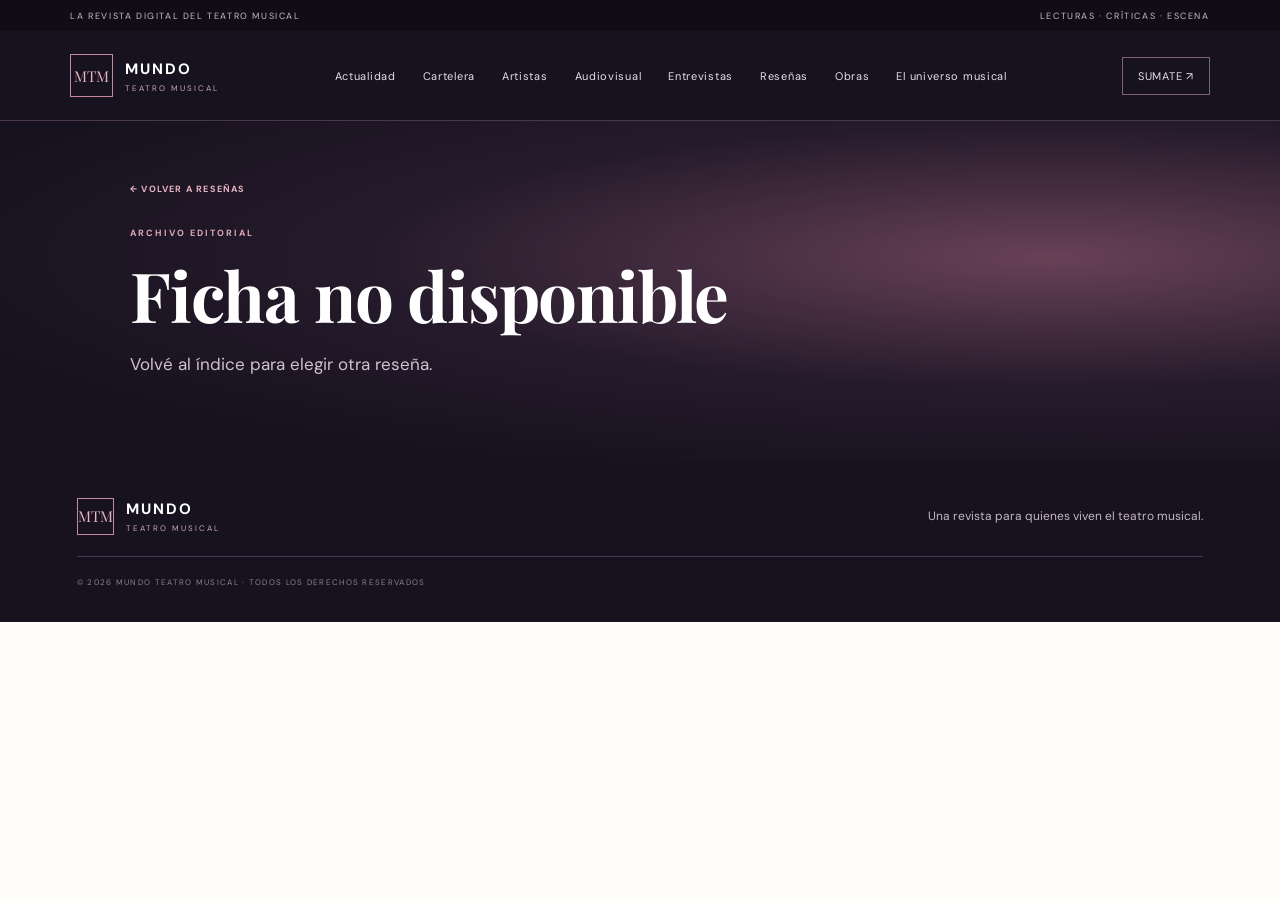
<file: resena-editorial.html>
<!doctype html>
<html lang="es">
<head><meta charset="utf-8"><meta name="viewport" content="width=device-width, initial-scale=1"><meta name="theme-color" content="#17121f"><meta name="description" content="Ficha editorial del archivo de reseñas de Mundo Teatro Musical."><title>Lectura editorial | Mundo Teatro Musical</title><link rel="preconnect" href="https://fonts.googleapis.com"><link rel="preconnect" href="https://fonts.gstatic.com" crossorigin><link href="https://fonts.googleapis.com/css2?family=DM+Sans:wght@400;500;600;700&family=Playfair+Display:wght@600;700;800&display=swap" rel="stylesheet"><link rel="stylesheet" href="styles.css"><link rel="stylesheet" href="resenas.css"><link rel="stylesheet" href="resena-editorial.css"></head>
<body class="editorial-review-page">
<div class="topline"><span>LA REVISTA DIGITAL DEL TEATRO MUSICAL</span><span>LECTURAS · CRÍTICAS · ESCENA</span></div>
<header class="site-header"><a class="brand" href="index.html"><span class="brand-mark">MTM</span><span><strong>MUNDO</strong><small>TEATRO MUSICAL</small></span></a><button class="menu-toggle" id="menuToggle" aria-label="Abrir menú" aria-expanded="false">☰</button><nav class="main-nav" id="mainNav">
      <a href="actualidad.html">Actualidad</a><a href="cartelera.html">Cartelera</a><a href="artistas.html">Artistas</a><a href="audiovisuales.html">Audiovisual</a><a href="index.html#entrevistas">Entrevistas</a><a href="resenas.html">Reseñas</a><a href="obras.html">Obras</a><a href="index.html#universo">El universo musical</a>
    </nav><a class="header-link" href="index.html#newsletter">SUMATE ↗</a></header>
<main id="archiveReview"><section class="editorial-hero"><div class="editorial-hero-inner"><a class="back-link" href="resenas.html">← VOLVER A RESEÑAS</a><span class="eyebrow">CARGANDO LECTURA EDITORIAL</span><h1>Reseña</h1></div></section><article class="editorial-body"><p>Cargando ficha…</p></article></main>
<footer><a class="brand footer-brand" href="index.html"><span class="brand-mark">MTM</span><span><strong>MUNDO</strong><small>TEATRO MUSICAL</small></span></a><p>Una revista para quienes viven el teatro musical.</p><span class="copyright">© 2026 MUNDO TEATRO MUSICAL · TODOS LOS DERECHOS RESERVADOS</span></footer><script src="app.js"></script><script src="resena-editorial.js"></script>
</body></html>
</file>
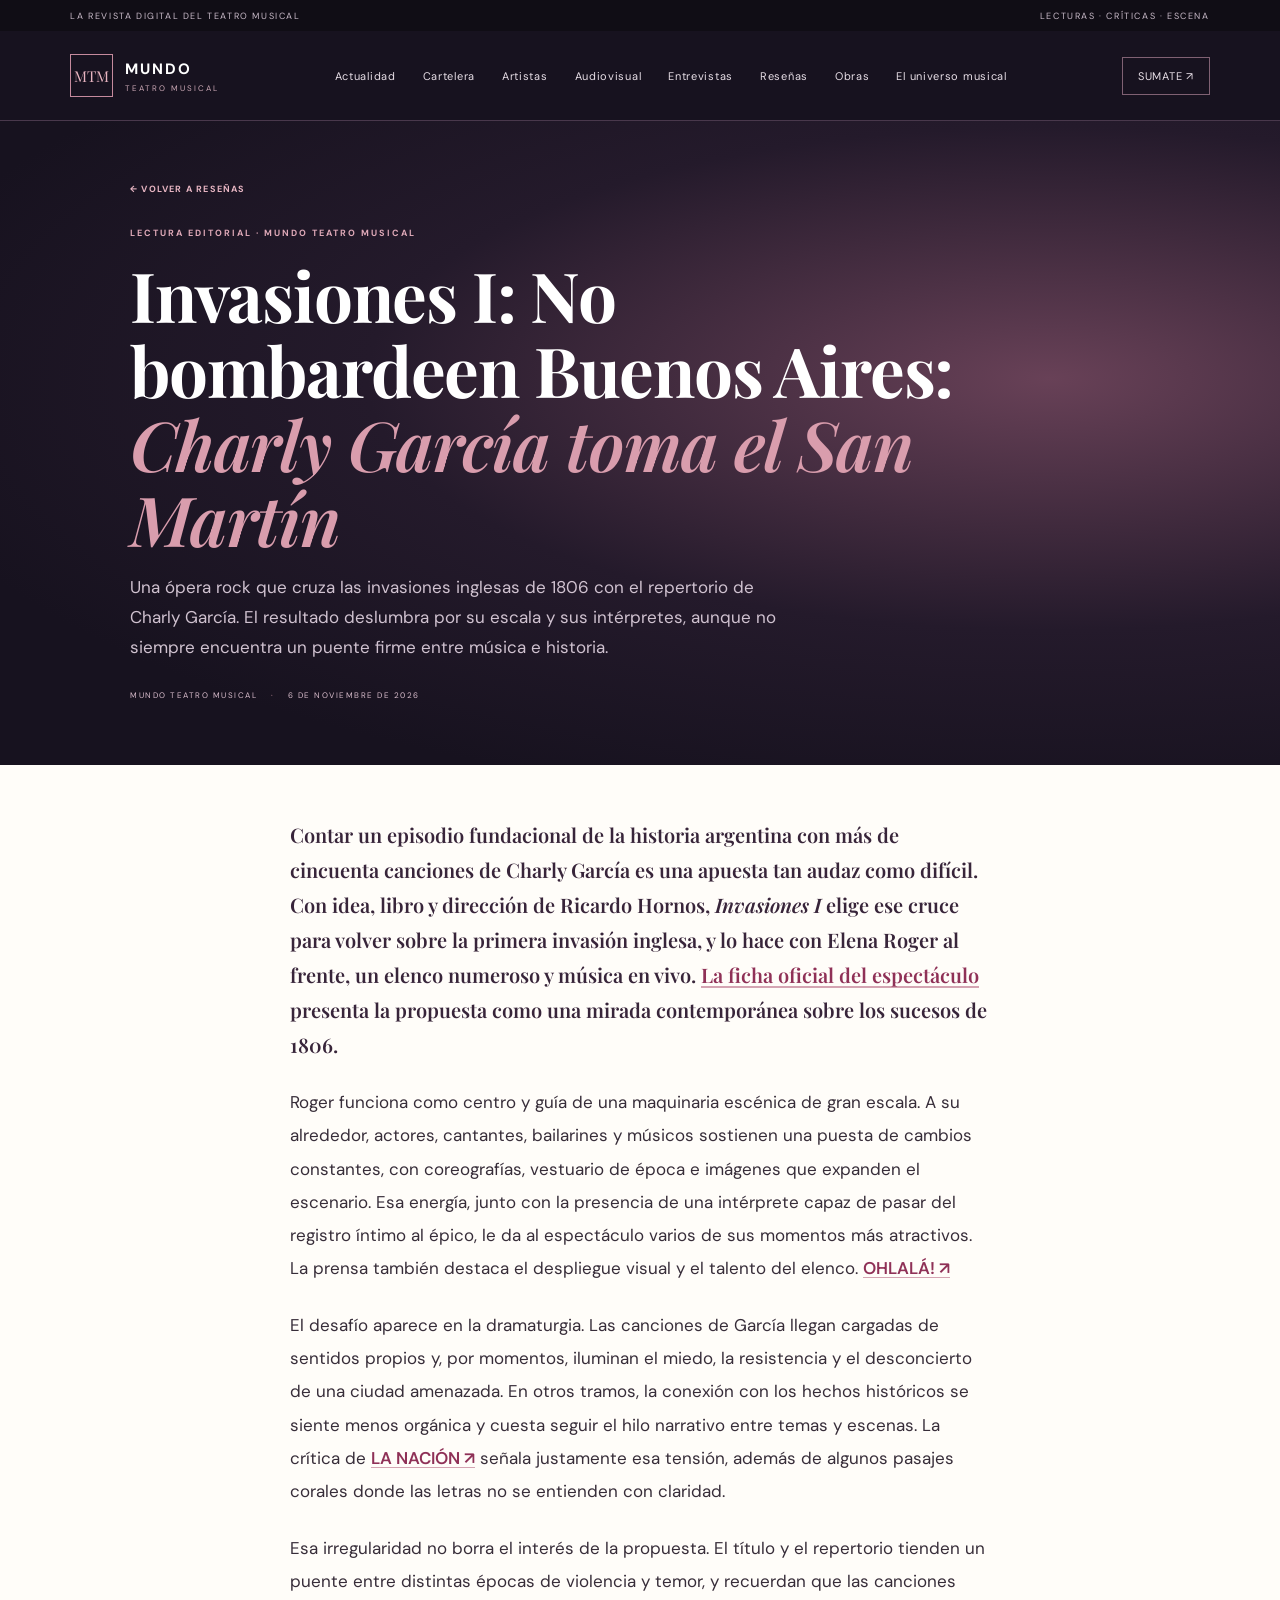
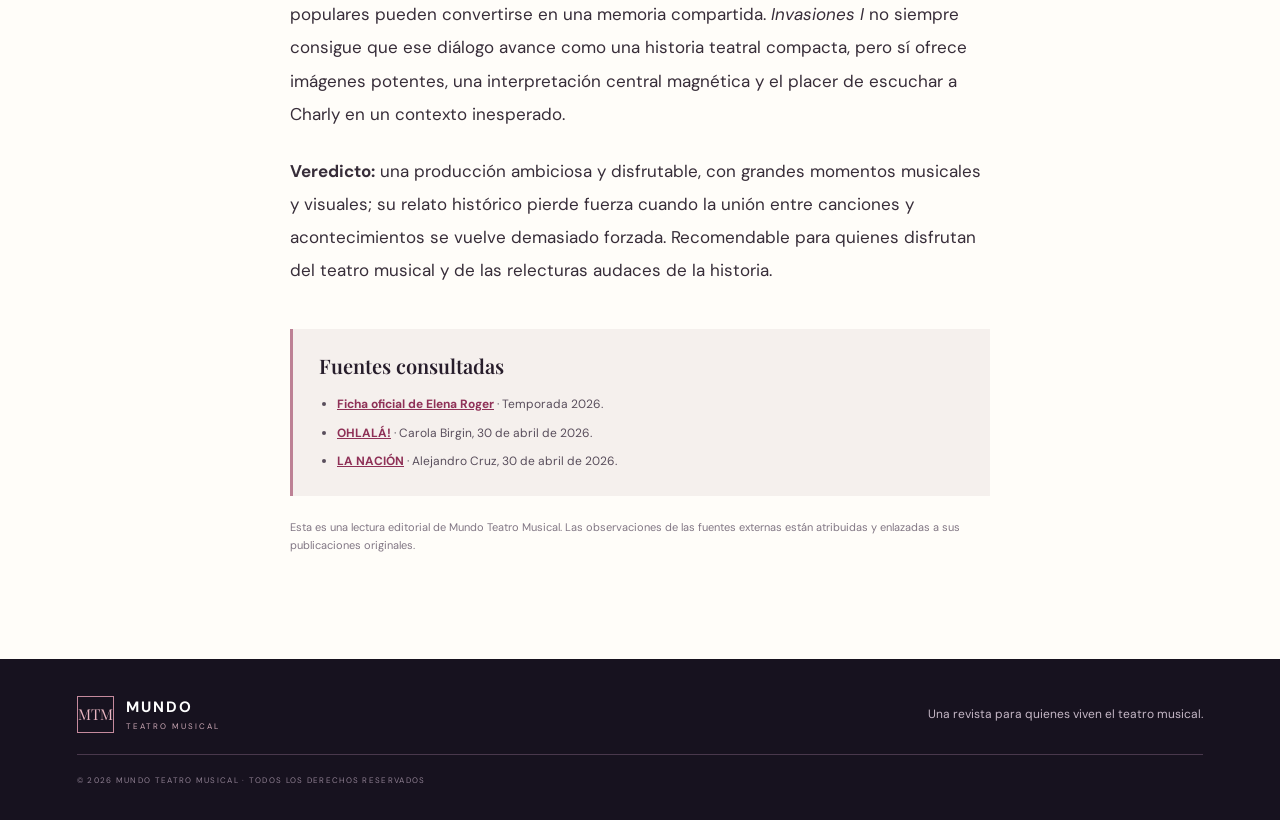
<file: resena-invasiones-i.html>
<!doctype html>
<html lang="es">
<head>
<meta charset="utf-8"><meta name="viewport" content="width=device-width, initial-scale=1">
<meta name="theme-color" content="#17121f">
<meta name="description" content="Lectura editorial de Invasiones I: No bombardeen Buenos Aires, la ópera rock con canciones de Charly García en el Teatro San Martín.">
<title>Invasiones I: No bombardeen Buenos Aires | Mundo Teatro Musical</title>
<link rel="preconnect" href="https://fonts.googleapis.com"><link rel="preconnect" href="https://fonts.gstatic.com" crossorigin>
<link href="https://fonts.googleapis.com/css2?family=DM+Sans:wght@400;500;600;700&family=Playfair+Display:wght@600;700;800&display=swap" rel="stylesheet">
<link rel="stylesheet" href="styles.css"><link rel="stylesheet" href="resenas.css"><link rel="stylesheet" href="resena-editorial.css">
</head>
<body class="editorial-review-page">
<div class="topline"><span>LA REVISTA DIGITAL DEL TEATRO MUSICAL</span><span>LECTURAS · CRÍTICAS · ESCENA</span></div>
<header class="site-header"><a class="brand" href="index.html"><span class="brand-mark">MTM</span><span><strong>MUNDO</strong><small>TEATRO MUSICAL</small></span></a><button class="menu-toggle" id="menuToggle" aria-label="Abrir menú" aria-expanded="false">☰</button><nav class="main-nav" id="mainNav">
      <a href="actualidad.html">Actualidad</a><a href="cartelera.html">Cartelera</a><a href="artistas.html">Artistas</a><a href="audiovisuales.html">Audiovisual</a><a href="index.html#entrevistas">Entrevistas</a><a href="resenas.html">Reseñas</a><a href="obras.html">Obras</a><a href="index.html#universo">El universo musical</a>
    </nav><a class="header-link" href="index.html#newsletter">SUMATE ↗</a></header>
<main>
<section class="editorial-hero"><div class="editorial-hero-inner"><a class="back-link" href="resenas.html">← VOLVER A RESEÑAS</a><span class="eyebrow">LECTURA EDITORIAL · MUNDO TEATRO MUSICAL</span><h1>Invasiones I: No bombardeen Buenos Aires: <em>Charly García toma el San Martín</em></h1><p>Una ópera rock que cruza las invasiones inglesas de 1806 con el repertorio de Charly García. El resultado deslumbra por su escala y sus intérpretes, aunque no siempre encuentra un puente firme entre música e historia.</p><div class="editorial-byline">MUNDO TEATRO MUSICAL <span>·</span> 6 DE NOVIEMBRE DE 2026</div></div></section>
<article class="editorial-body">
<p>Contar un episodio fundacional de la historia argentina con más de cincuenta canciones de Charly García es una apuesta tan audaz como difícil. Con idea, libro y dirección de Ricardo Hornos, <em>Invasiones I</em> elige ese cruce para volver sobre la primera invasión inglesa, y lo hace con Elena Roger al frente, un elenco numeroso y música en vivo. <a href="https://www.elenaroger.com/novedades/invasiones-i-no-bombardeen-buenos-aires-temporada-2026.htm" target="_blank" rel="noopener noreferrer">La ficha oficial del espectáculo</a> presenta la propuesta como una mirada contemporánea sobre los sucesos de 1806.</p>
<p>Roger funciona como centro y guía de una maquinaria escénica de gran escala. A su alrededor, actores, cantantes, bailarines y músicos sostienen una puesta de cambios constantes, con coreografías, vestuario de época e imágenes que expanden el escenario. Esa energía, junto con la presencia de una intérprete capaz de pasar del registro íntimo al épico, le da al espectáculo varios de sus momentos más atractivos. La prensa también destaca el despliegue visual y el talento del elenco. <a href="https://www.somosohlala.com/espectaculos/5-obras-de-teatro-extraordinarias-para-ver-en-mayo-nid30042026" target="_blank" rel="noopener noreferrer">OHLALÁ! ↗</a></p>
<p>El desafío aparece en la dramaturgia. Las canciones de García llegan cargadas de sentidos propios y, por momentos, iluminan el miedo, la resistencia y el desconcierto de una ciudad amenazada. En otros tramos, la conexión con los hechos históricos se siente menos orgánica y cuesta seguir el hilo narrativo entre temas y escenas. La crítica de <a href="https://www.lanacion.com.ar/espectaculos/teatro/asi-es-invasiones-i-una-puesta-impactante-con-musica-de-charly-garcia-que-no-siempre-dialoga-con-el-nid28042026/" target="_blank" rel="noopener noreferrer">LA NACIÓN ↗</a> señala justamente esa tensión, además de algunos pasajes corales donde las letras no se entienden con claridad.</p>
<p>Esa irregularidad no borra el interés de la propuesta. El título y el repertorio tienden un puente entre distintas épocas de violencia y temor, y recuerdan que las canciones populares pueden convertirse en una memoria compartida. <em>Invasiones I</em> no siempre consigue que ese diálogo avance como una historia teatral compacta, pero sí ofrece imágenes potentes, una interpretación central magnética y el placer de escuchar a Charly en un contexto inesperado.</p>
<p><strong>Veredicto:</strong> una producción ambiciosa y disfrutable, con grandes momentos musicales y visuales; su relato histórico pierde fuerza cuando la unión entre canciones y acontecimientos se vuelve demasiado forzada. Recomendable para quienes disfrutan del teatro musical y de las relecturas audaces de la historia.</p>
<aside class="editorial-sources"><strong>Fuentes consultadas</strong><ul><li><a href="https://www.elenaroger.com/novedades/invasiones-i-no-bombardeen-buenos-aires-temporada-2026.htm" target="_blank" rel="noopener noreferrer">Ficha oficial de Elena Roger</a> · Temporada 2026.</li><li><a href="https://www.somosohlala.com/espectaculos/5-obras-de-teatro-extraordinarias-para-ver-en-mayo-nid30042026" target="_blank" rel="noopener noreferrer">OHLALÁ!</a> · Carola Birgin, 30 de abril de 2026.</li><li><a href="https://www.lanacion.com.ar/espectaculos/teatro/asi-es-invasiones-i-una-puesta-impactante-con-musica-de-charly-garcia-que-no-siempre-dialoga-con-el-nid28042026/" target="_blank" rel="noopener noreferrer">LA NACIÓN</a> · Alejandro Cruz, 30 de abril de 2026.</li></ul></aside>
<p class="editorial-disclosure">Esta es una lectura editorial de Mundo Teatro Musical. Las observaciones de las fuentes externas están atribuidas y enlazadas a sus publicaciones originales.</p>
</article></main>
<footer><a class="brand footer-brand" href="index.html"><span class="brand-mark">MTM</span><span><strong>MUNDO</strong><small>TEATRO MUSICAL</small></span></a><p>Una revista para quienes viven el teatro musical.</p><span class="copyright">© 2026 MUNDO TEATRO MUSICAL · TODOS LOS DERECHOS RESERVADOS</span></footer><script src="app.js"></script>
</body></html>
</file>
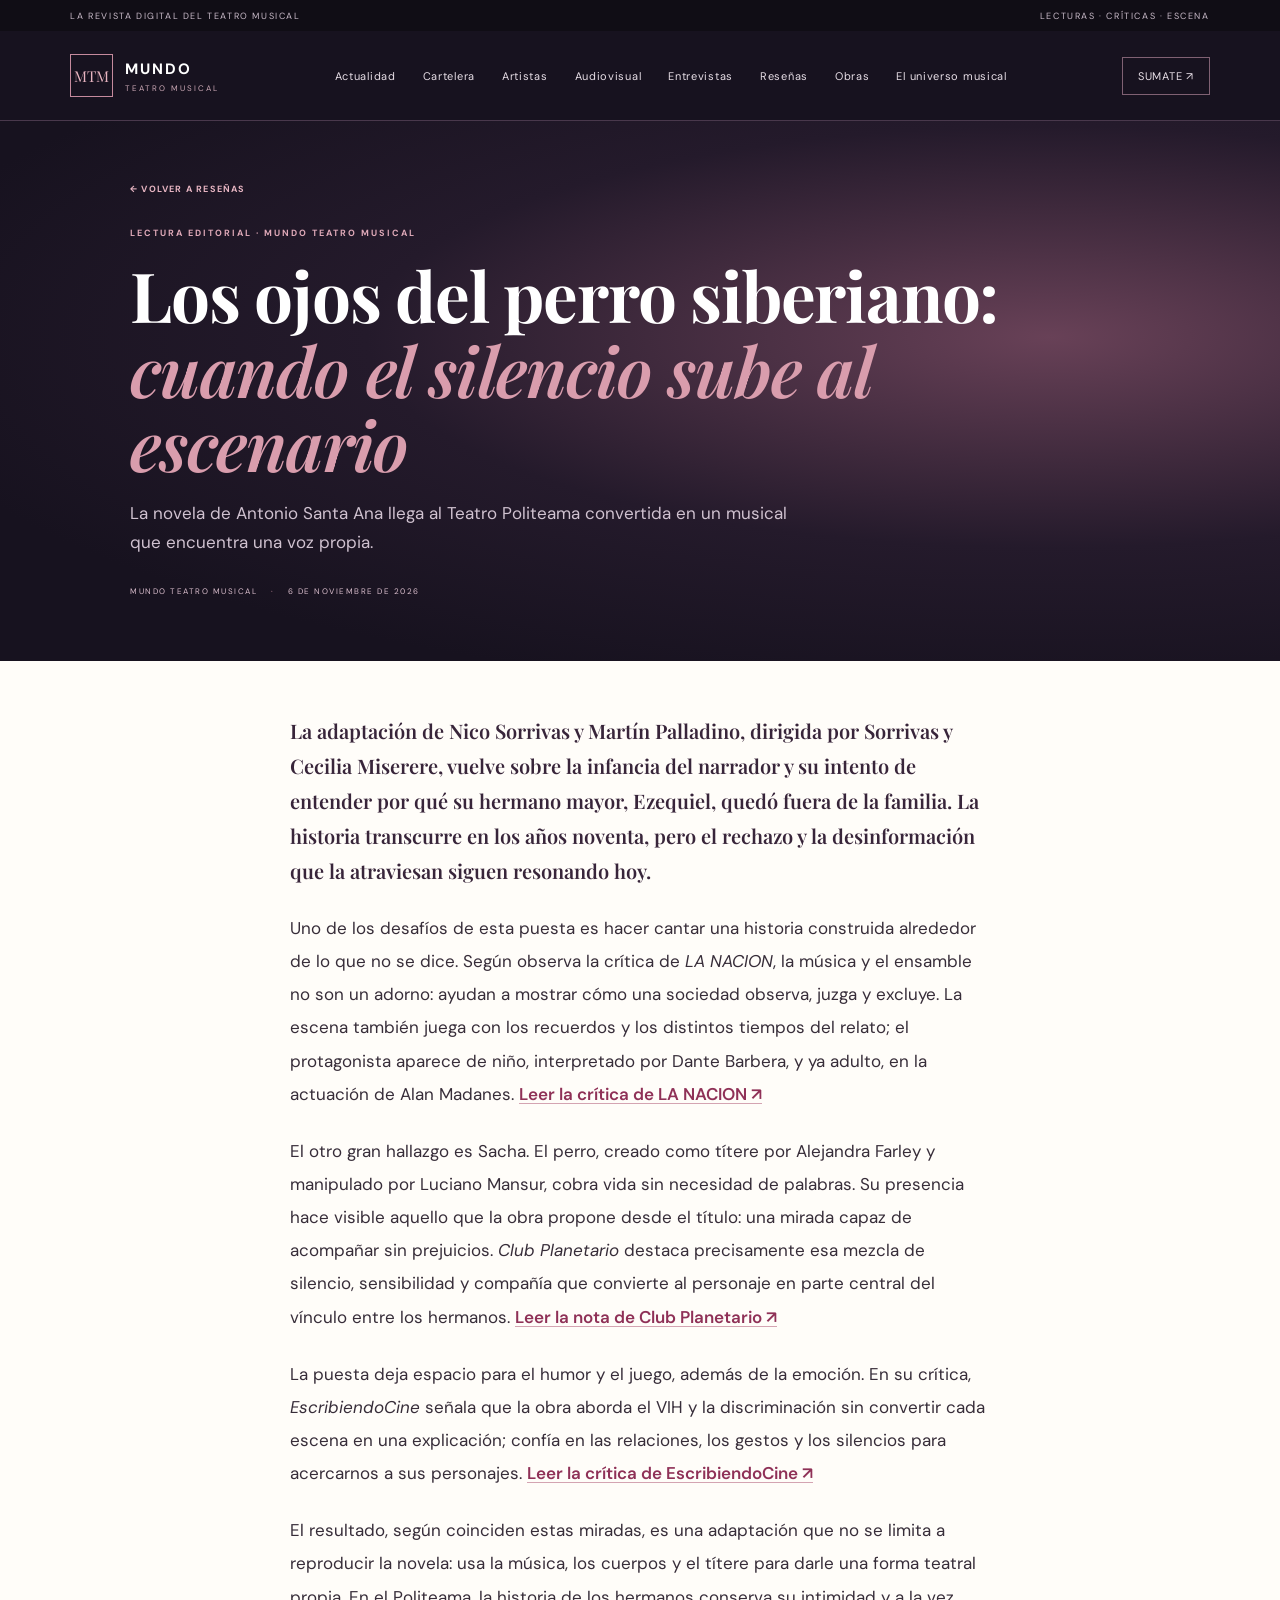
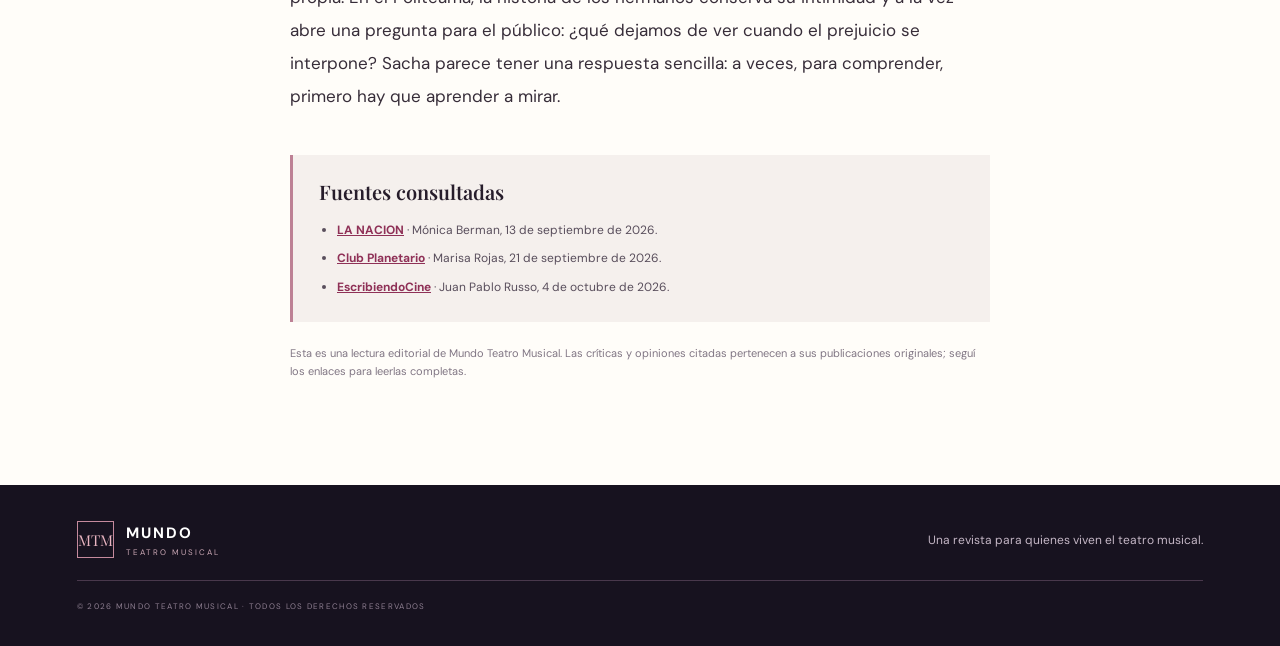
<file: resena-los-ojos-del-perro-siberiano.html>
<!doctype html>
<html lang="es">
<head>
<meta charset="utf-8"><meta name="viewport" content="width=device-width, initial-scale=1">
<meta name="theme-color" content="#17121f">
<meta name="description" content="Lectura editorial sobre Los ojos del perro siberiano y su adaptación musical en el Teatro Politeama.">
<title>Los ojos del perro siberiano: cuando el silencio sube al escenario | Mundo Teatro Musical</title>
<link rel="preconnect" href="https://fonts.googleapis.com"><link rel="preconnect" href="https://fonts.gstatic.com" crossorigin>
<link href="https://fonts.googleapis.com/css2?family=DM+Sans:wght@400;500;600;700&family=Playfair+Display:wght@600;700;800&display=swap" rel="stylesheet">
<link rel="stylesheet" href="styles.css"><link rel="stylesheet" href="resenas.css"><link rel="stylesheet" href="resena-editorial.css">
</head>
<body class="editorial-review-page">
<div class="topline"><span>LA REVISTA DIGITAL DEL TEATRO MUSICAL</span><span>LECTURAS · CRÍTICAS · ESCENA</span></div>
<header class="site-header"><a class="brand" href="index.html"><span class="brand-mark">MTM</span><span><strong>MUNDO</strong><small>TEATRO MUSICAL</small></span></a><button class="menu-toggle" id="menuToggle" aria-label="Abrir menú" aria-expanded="false">☰</button><nav class="main-nav" id="mainNav">
      <a href="actualidad.html">Actualidad</a><a href="cartelera.html">Cartelera</a><a href="artistas.html">Artistas</a><a href="audiovisuales.html">Audiovisual</a><a href="index.html#entrevistas">Entrevistas</a><a href="resenas.html">Reseñas</a><a href="obras.html">Obras</a><a href="index.html#universo">El universo musical</a>
    </nav><a class="header-link" href="index.html#newsletter">SUMATE ↗</a></header>
<main>
<section class="editorial-hero"><div class="editorial-hero-inner"><a class="back-link" href="resenas.html">← VOLVER A RESEÑAS</a><span class="eyebrow">LECTURA EDITORIAL · MUNDO TEATRO MUSICAL</span><h1>Los ojos del perro siberiano: <em>cuando el silencio sube al escenario</em></h1><p>La novela de Antonio Santa Ana llega al Teatro Politeama convertida en un musical que encuentra una voz propia.</p><div class="editorial-byline">MUNDO TEATRO MUSICAL <span>·</span> 6 DE NOVIEMBRE DE 2026</div></div></section>
<article class="editorial-body">
<p>La adaptación de Nico Sorrivas y Martín Palladino, dirigida por Sorrivas y Cecilia Miserere, vuelve sobre la infancia del narrador y su intento de entender por qué su hermano mayor, Ezequiel, quedó fuera de la familia. La historia transcurre en los años noventa, pero el rechazo y la desinformación que la atraviesan siguen resonando hoy.</p>
<p>Uno de los desafíos de esta puesta es hacer cantar una historia construida alrededor de lo que no se dice. Según observa la crítica de <em>LA NACION</em>, la música y el ensamble no son un adorno: ayudan a mostrar cómo una sociedad observa, juzga y excluye. La escena también juega con los recuerdos y los distintos tiempos del relato; el protagonista aparece de niño, interpretado por Dante Barbera, y ya adulto, en la actuación de Alan Madanes. <a href="https://www.lanacion.com.ar/espectaculos/teatro/los-ojos-del-perro-siberiano-lo-que-no-se-dice-en-una-acertada-adaptacion-nid13092026/" target="_blank" rel="noopener noreferrer">Leer la crítica de LA NACION ↗</a></p>
<p>El otro gran hallazgo es Sacha. El perro, creado como títere por Alejandra Farley y manipulado por Luciano Mansur, cobra vida sin necesidad de palabras. Su presencia hace visible aquello que la obra propone desde el título: una mirada capaz de acompañar sin prejuicios. <em>Club Planetario</em> destaca precisamente esa mezcla de silencio, sensibilidad y compañía que convierte al personaje en parte central del vínculo entre los hermanos. <a href="https://clubplanetario.com/2026/09/21/los-ojos-del-perro-siberiano-o-de-una-mirada-para-poder-ver/" target="_blank" rel="noopener noreferrer">Leer la nota de Club Planetario ↗</a></p>
<p>La puesta deja espacio para el humor y el juego, además de la emoción. En su crítica, <em>EscribiendoCine</em> señala que la obra aborda el VIH y la discriminación sin convertir cada escena en una explicación; confía en las relaciones, los gestos y los silencios para acercarnos a sus personajes. <a href="https://www.escribiendocine.com/noticias/2026/10/04/25686-critica-de-los-ojos-del-perro-siberiano-del-libro-de-antonio-santa-ana-a-la-comedia-musical-con-alan-madanes/null" target="_blank" rel="noopener noreferrer">Leer la crítica de EscribiendoCine ↗</a></p>
<p>El resultado, según coinciden estas miradas, es una adaptación que no se limita a reproducir la novela: usa la música, los cuerpos y el títere para darle una forma teatral propia. En el Politeama, la historia de los hermanos conserva su intimidad y a la vez abre una pregunta para el público: ¿qué dejamos de ver cuando el prejuicio se interpone? Sacha parece tener una respuesta sencilla: a veces, para comprender, primero hay que aprender a mirar.</p>
<aside class="editorial-sources"><strong>Fuentes consultadas</strong><ul><li><a href="https://www.lanacion.com.ar/espectaculos/teatro/los-ojos-del-perro-siberiano-lo-que-no-se-dice-en-una-acertada-adaptacion-nid13092026/" target="_blank" rel="noopener noreferrer">LA NACION</a> · Mónica Berman, 13 de septiembre de 2026.</li><li><a href="https://clubplanetario.com/2026/09/21/los-ojos-del-perro-siberiano-o-de-una-mirada-para-poder-ver/" target="_blank" rel="noopener noreferrer">Club Planetario</a> · Marisa Rojas, 21 de septiembre de 2026.</li><li><a href="https://www.escribiendocine.com/noticias/2026/10/04/25686-critica-de-los-ojos-del-perro-siberiano-del-libro-de-antonio-santa-ana-a-la-comedia-musical-con-alan-madanes/null" target="_blank" rel="noopener noreferrer">EscribiendoCine</a> · Juan Pablo Russo, 4 de octubre de 2026.</li></ul></aside>
<p class="editorial-disclosure">Esta es una lectura editorial de Mundo Teatro Musical. Las críticas y opiniones citadas pertenecen a sus publicaciones originales; seguí los enlaces para leerlas completas.</p>
</article></main>
<footer><a class="brand footer-brand" href="index.html"><span class="brand-mark">MTM</span><span><strong>MUNDO</strong><small>TEATRO MUSICAL</small></span></a><p>Una revista para quienes viven el teatro musical.</p><span class="copyright">© 2026 MUNDO TEATRO MUSICAL · TODOS LOS DERECHOS RESERVADOS</span></footer><script src="app.js"></script>
</body></html>
</file>
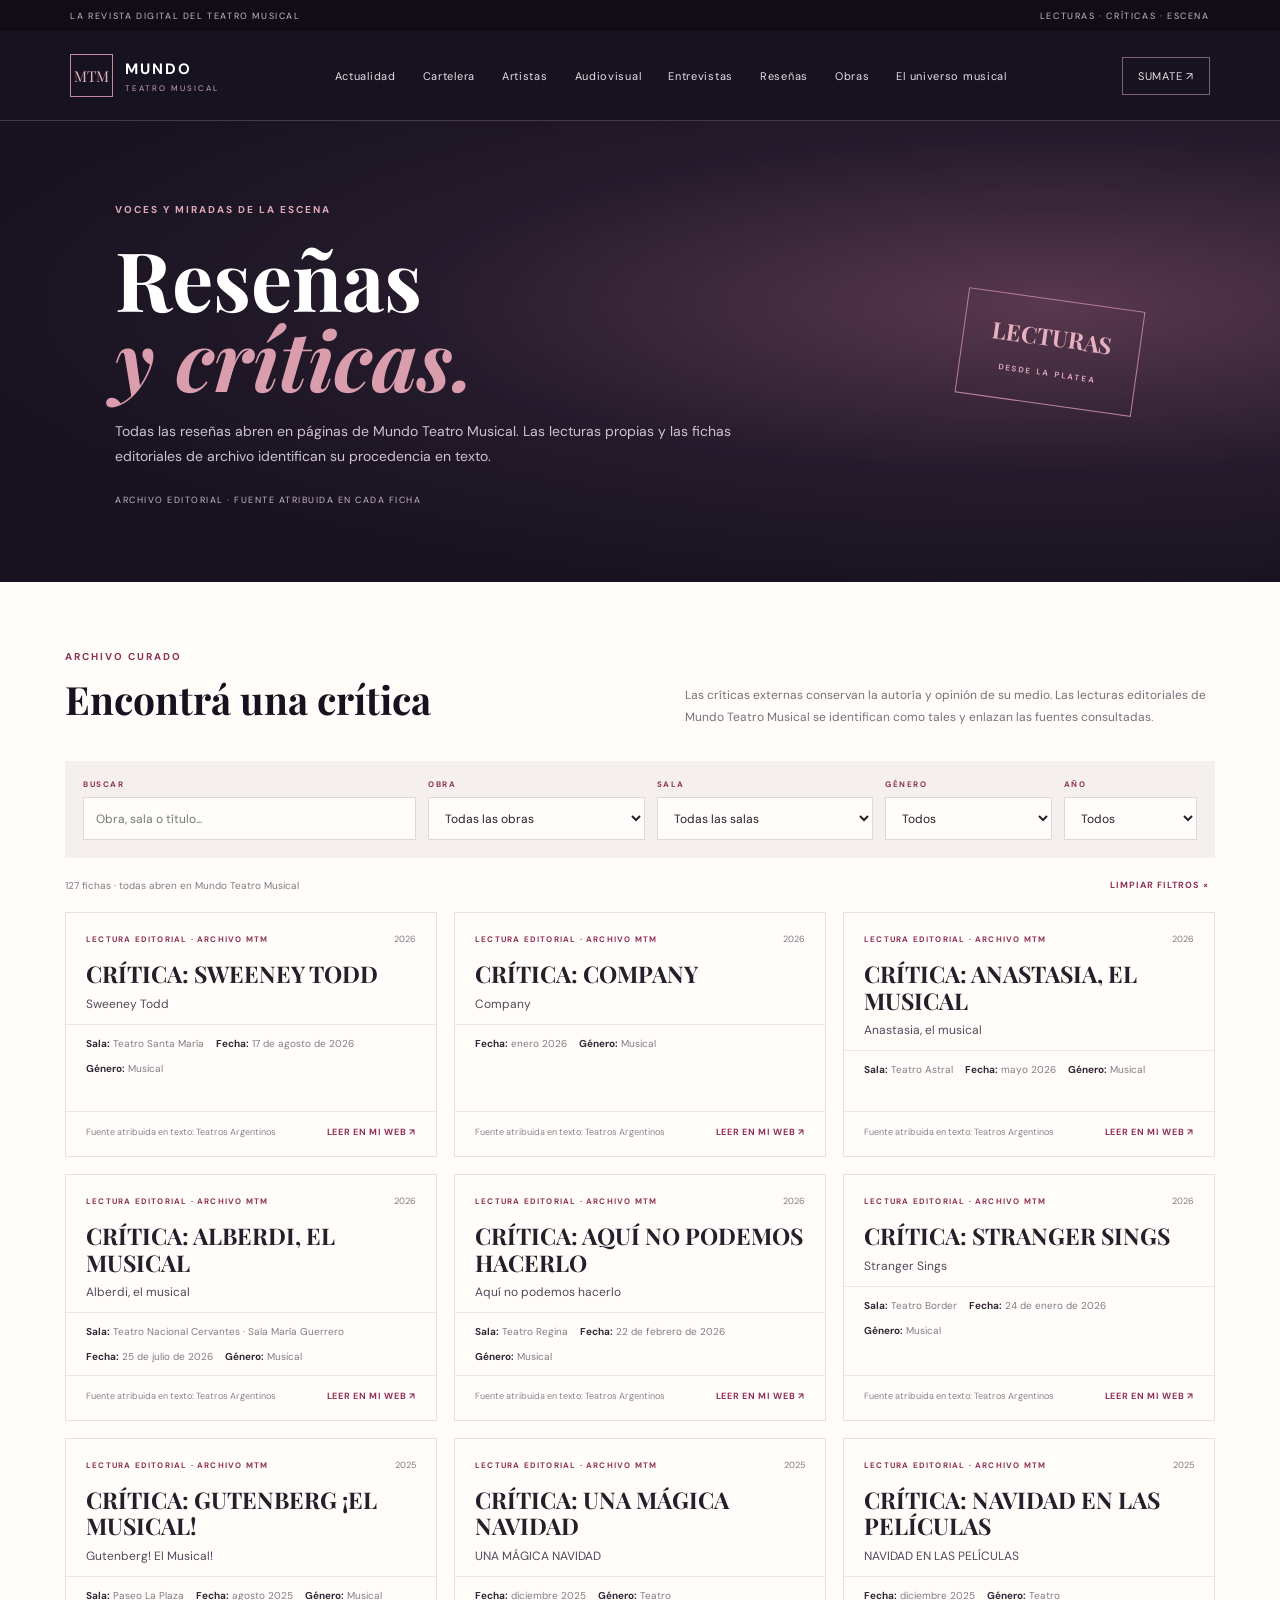
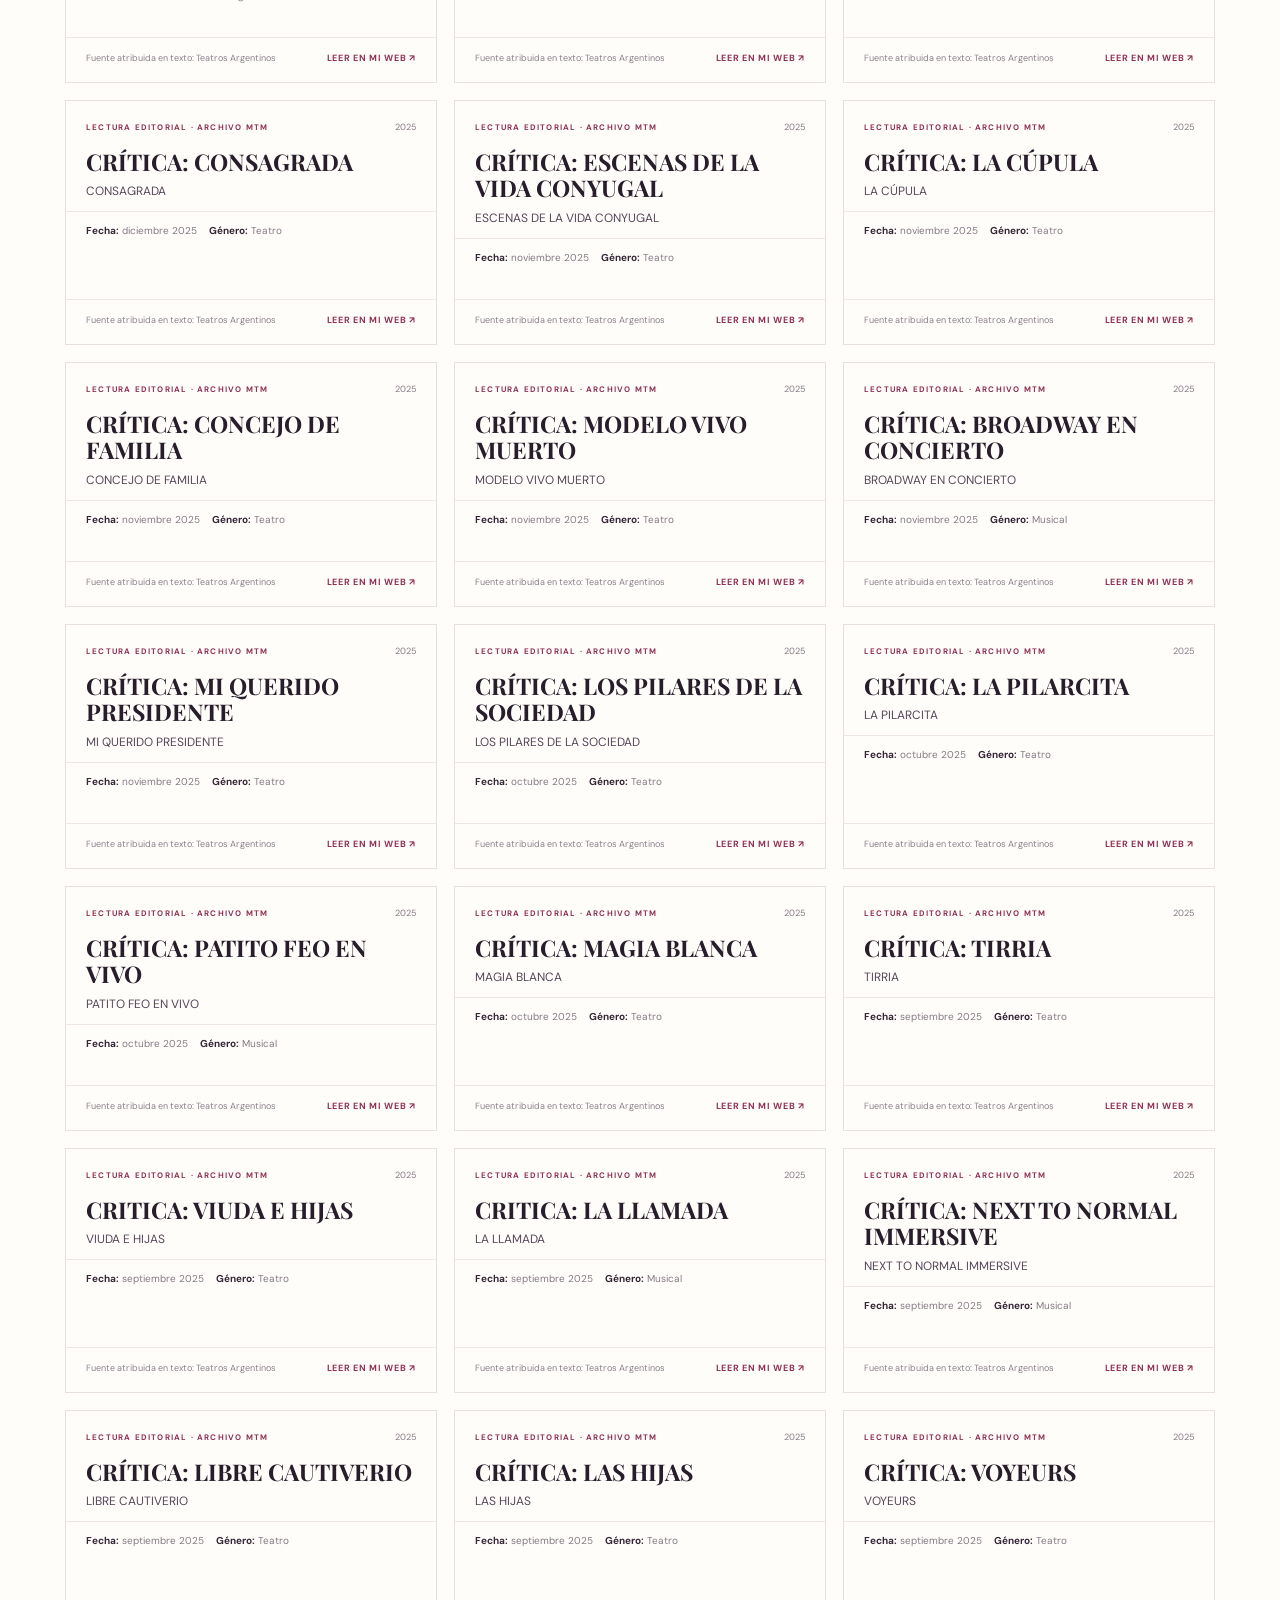
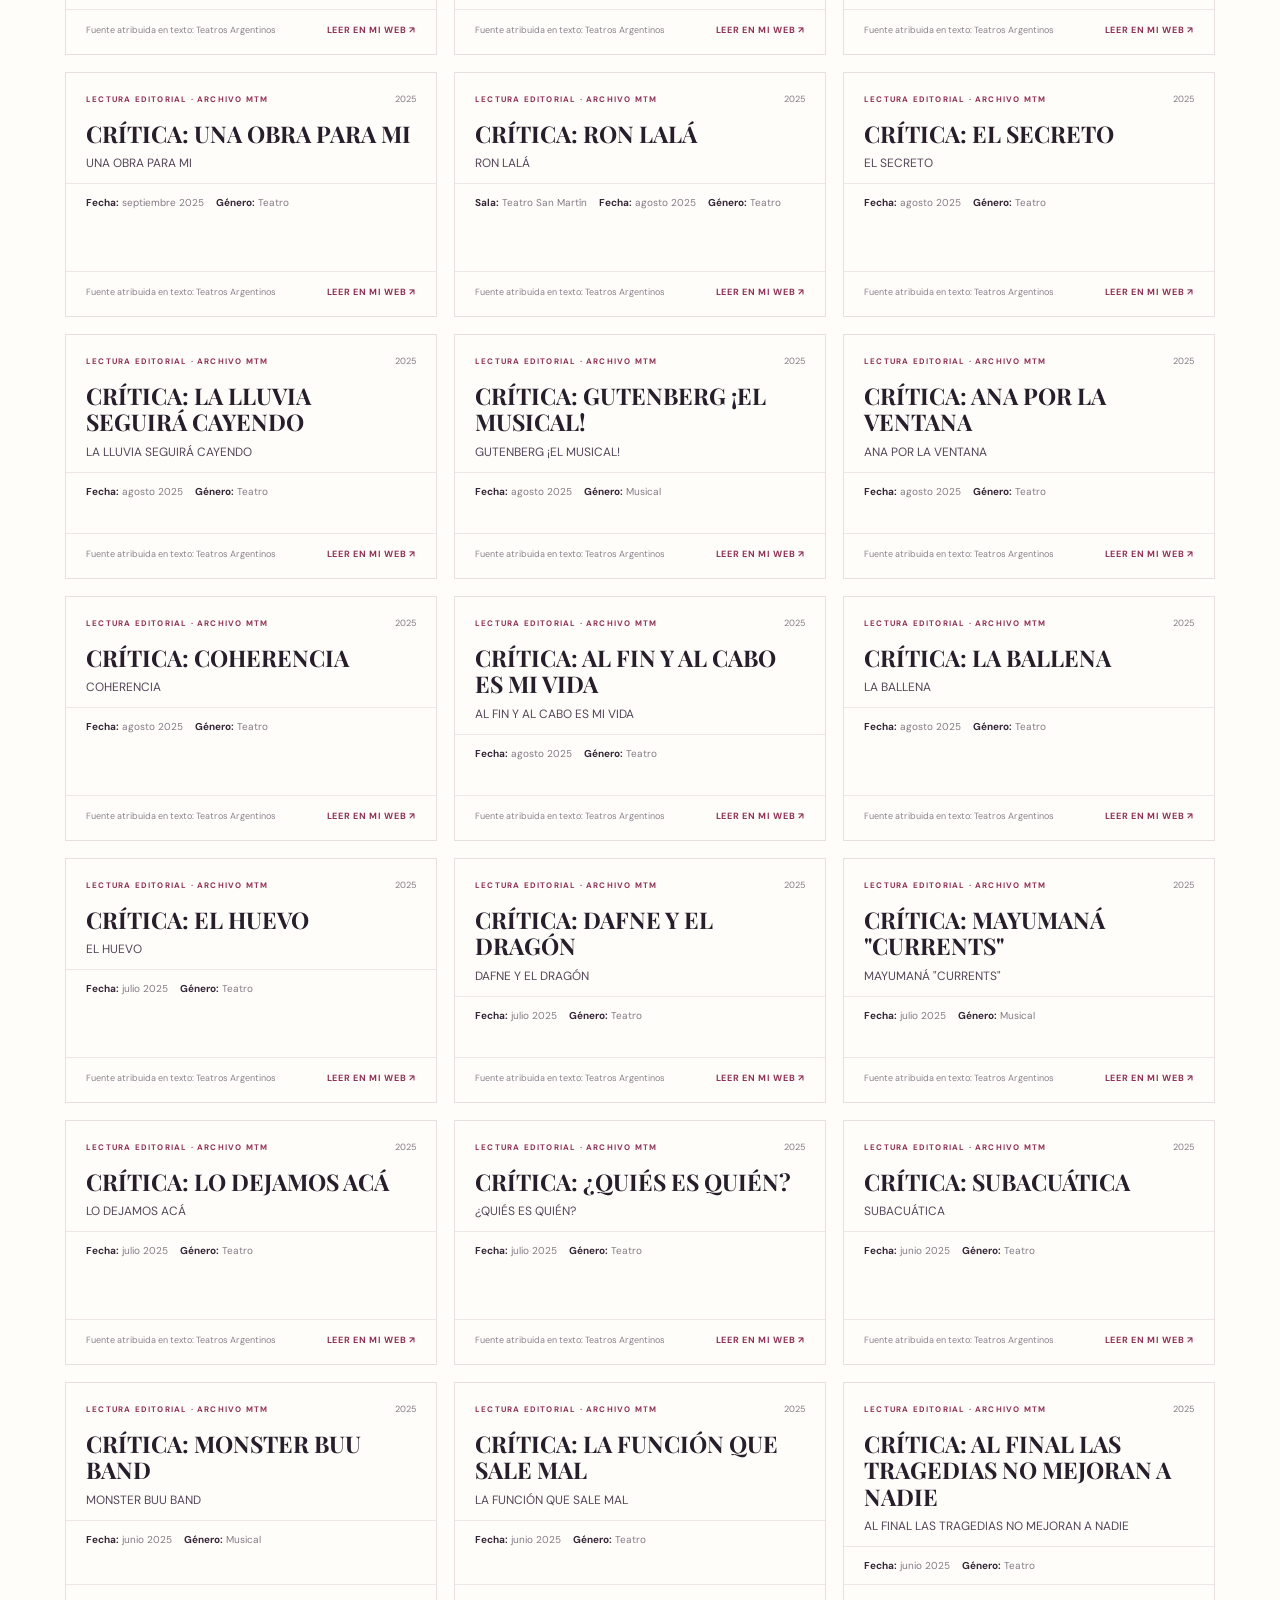
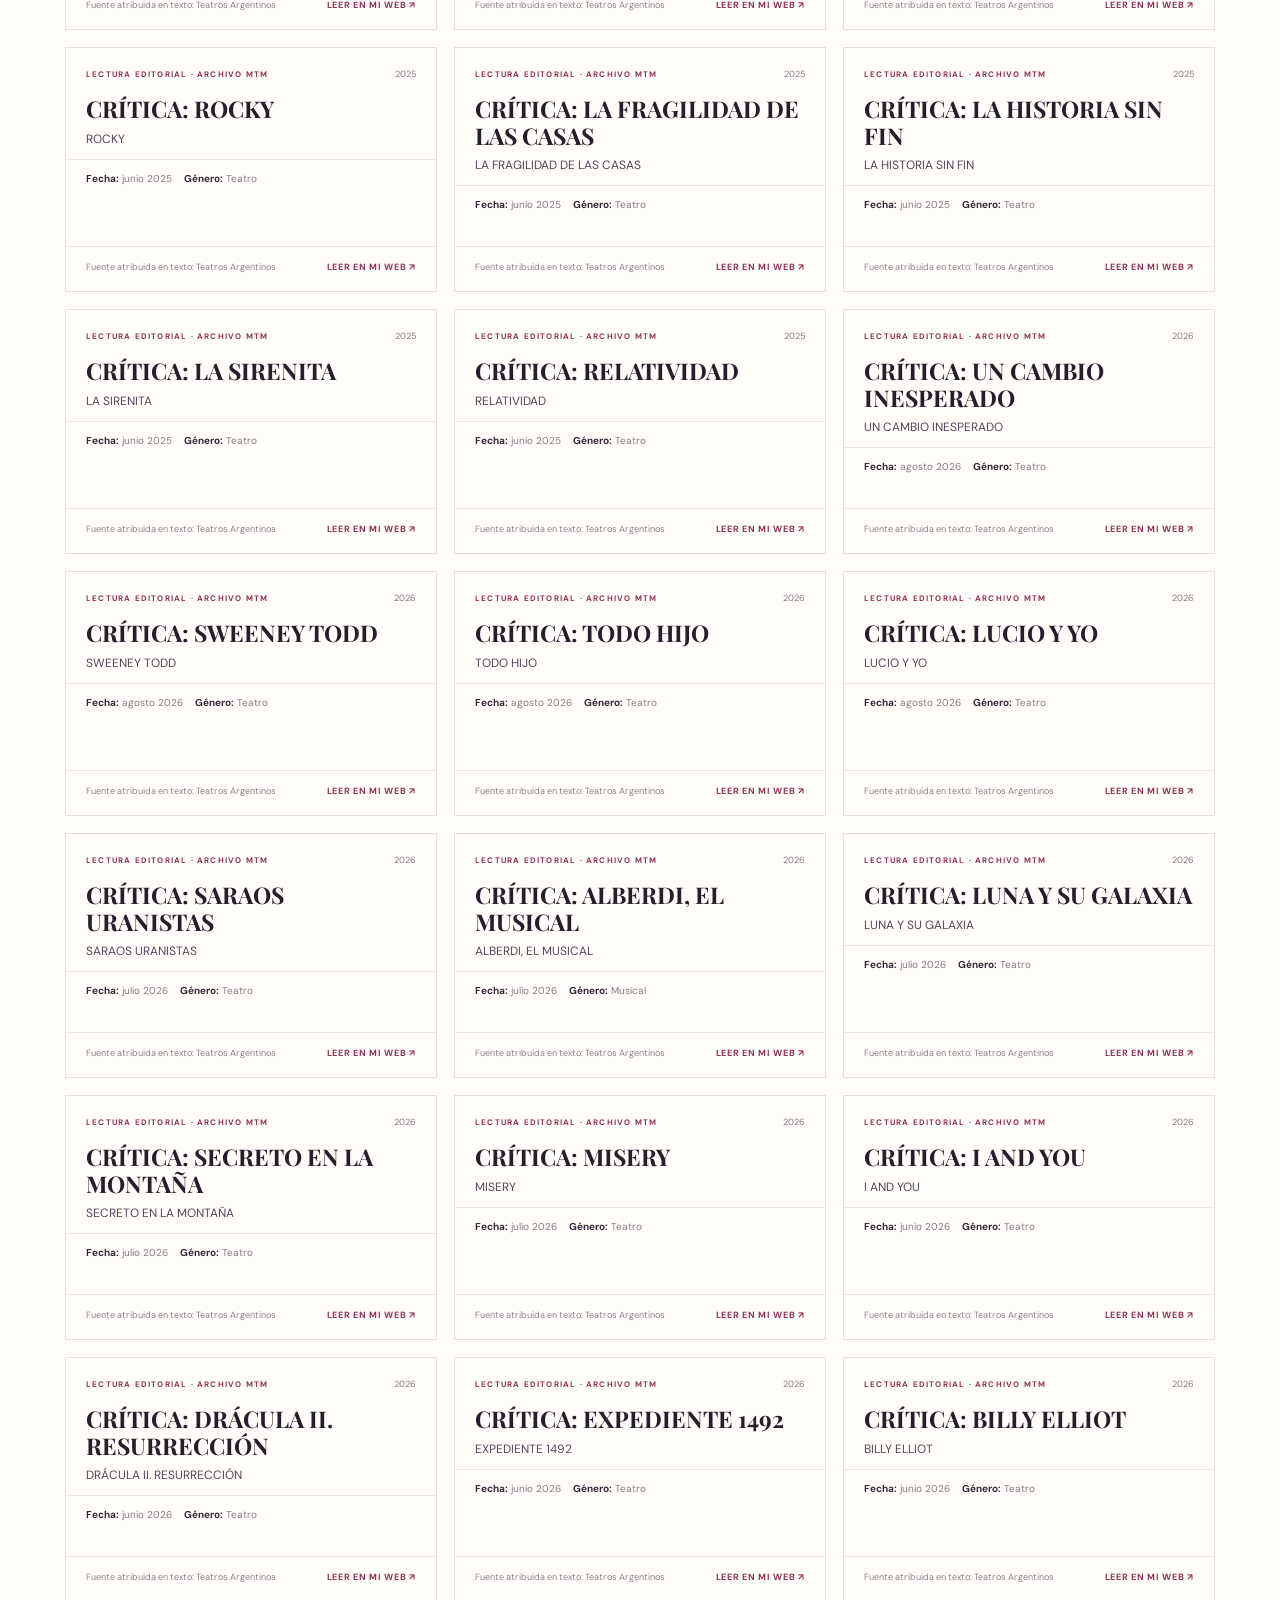
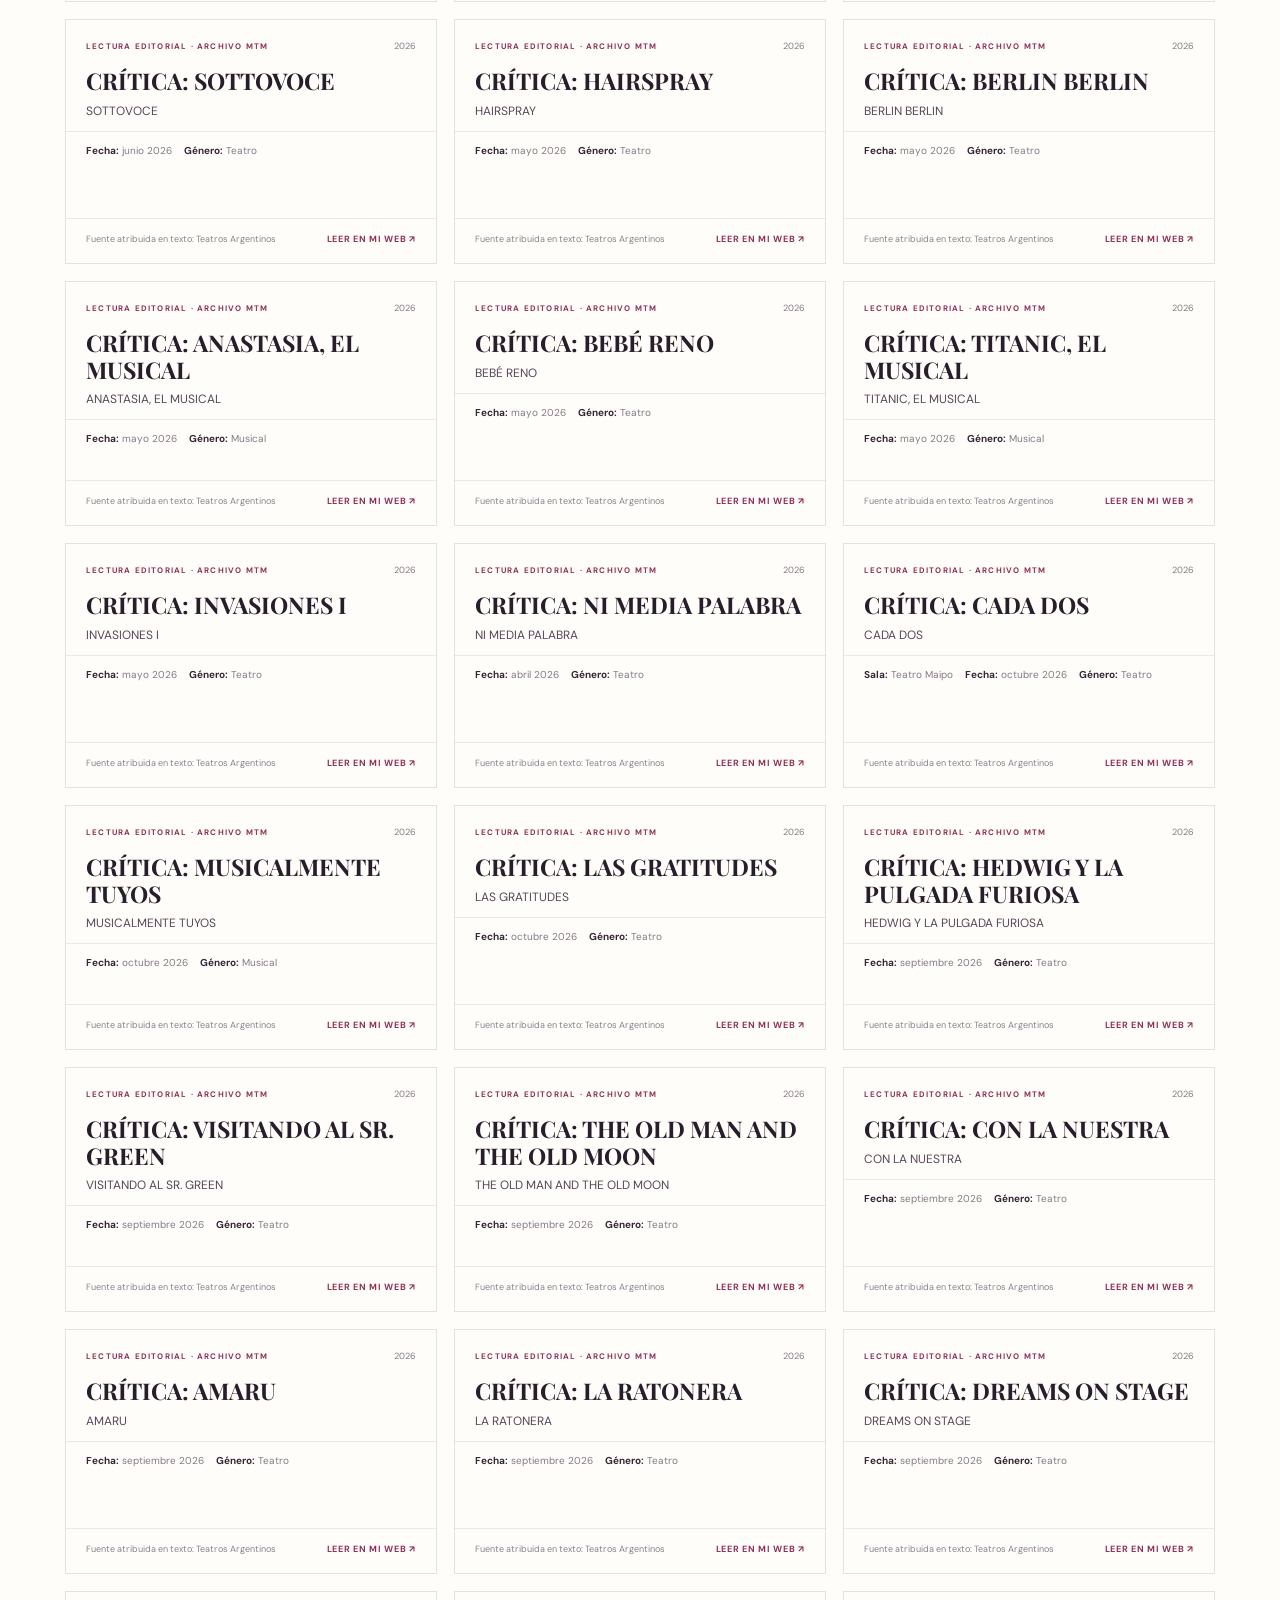
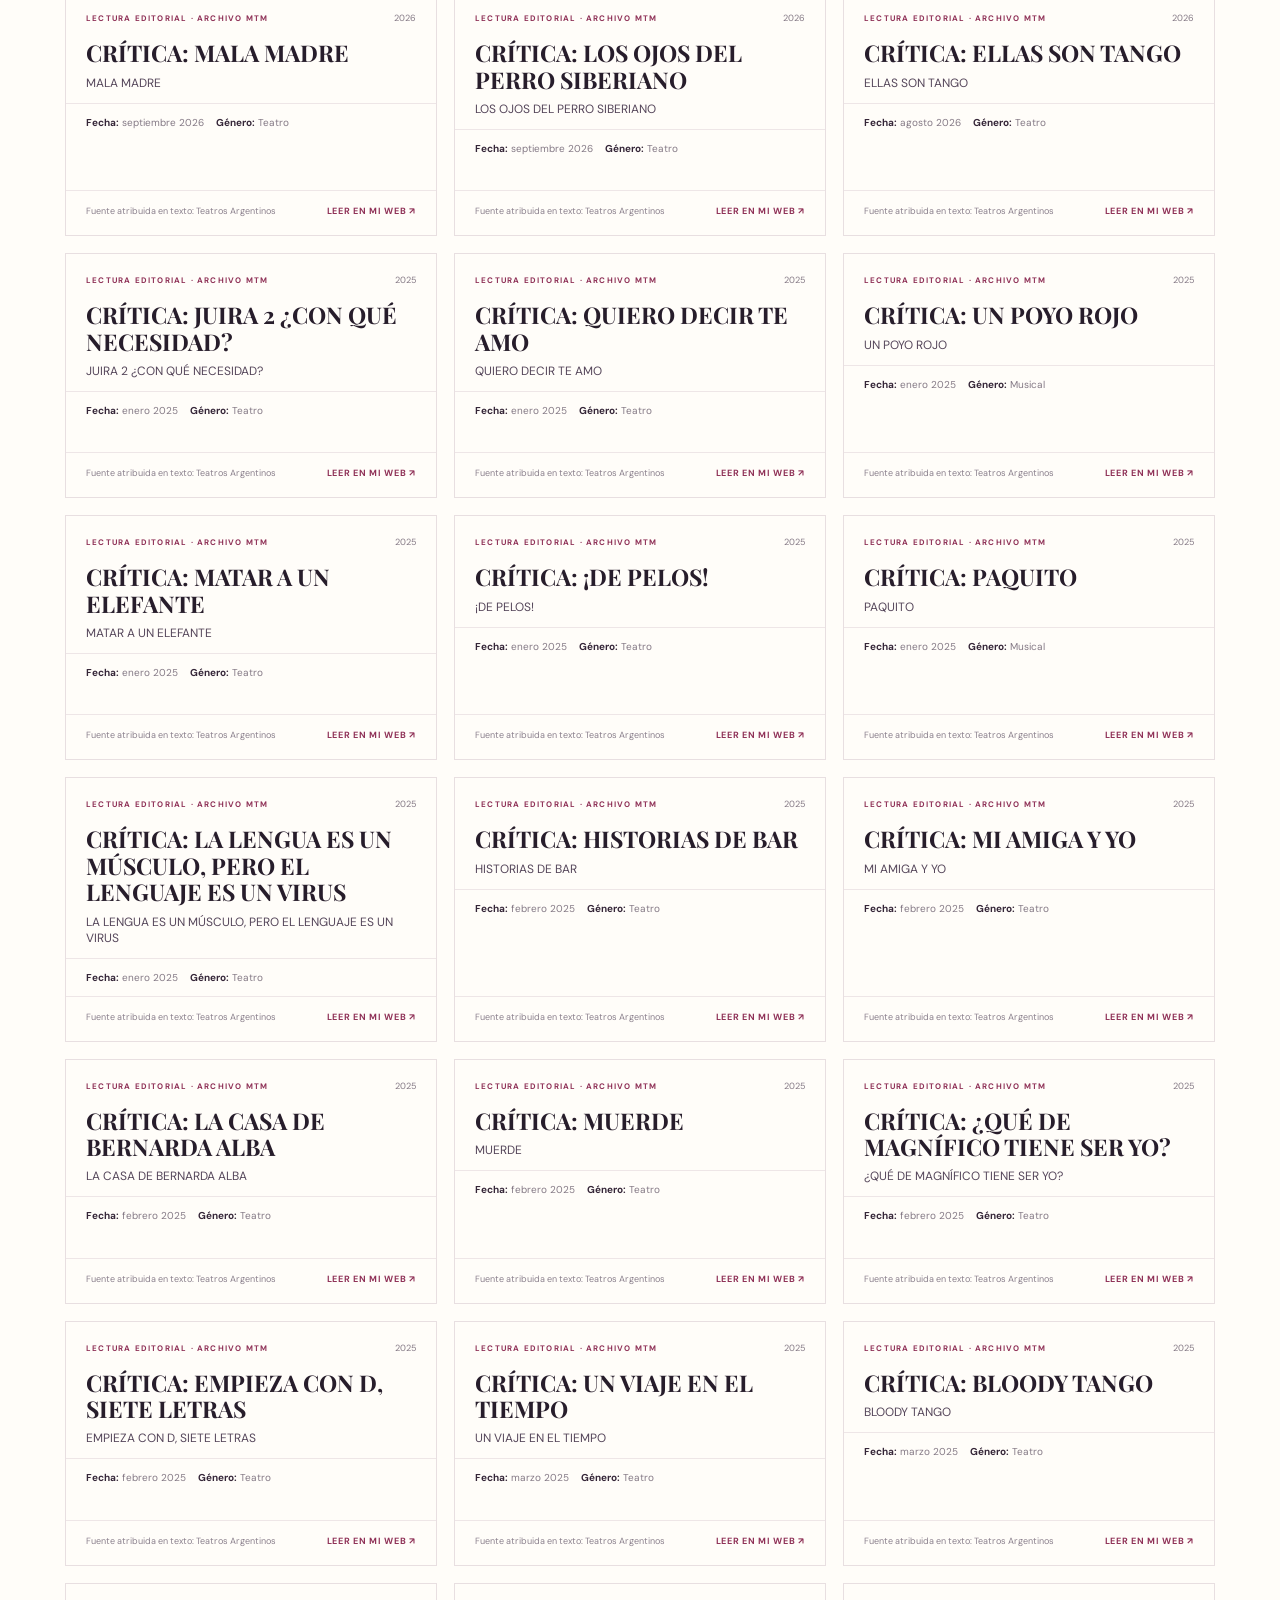
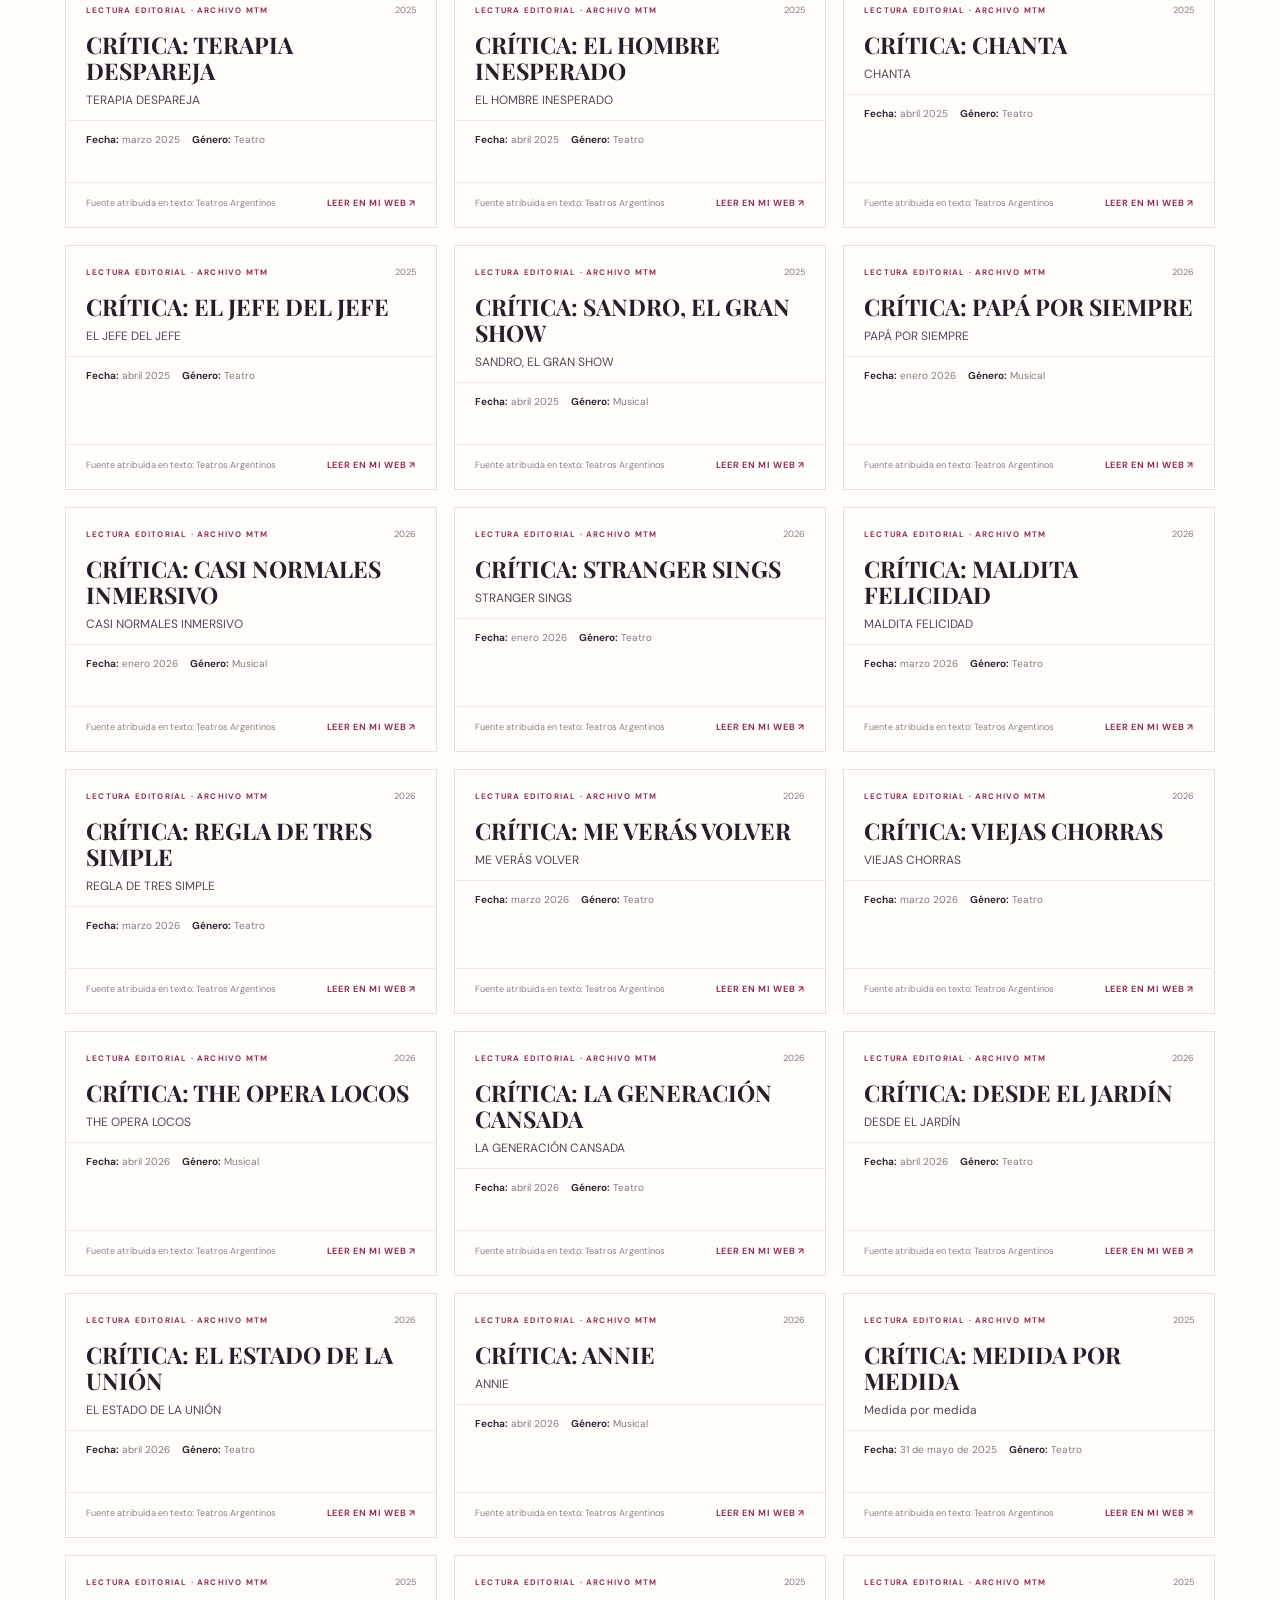
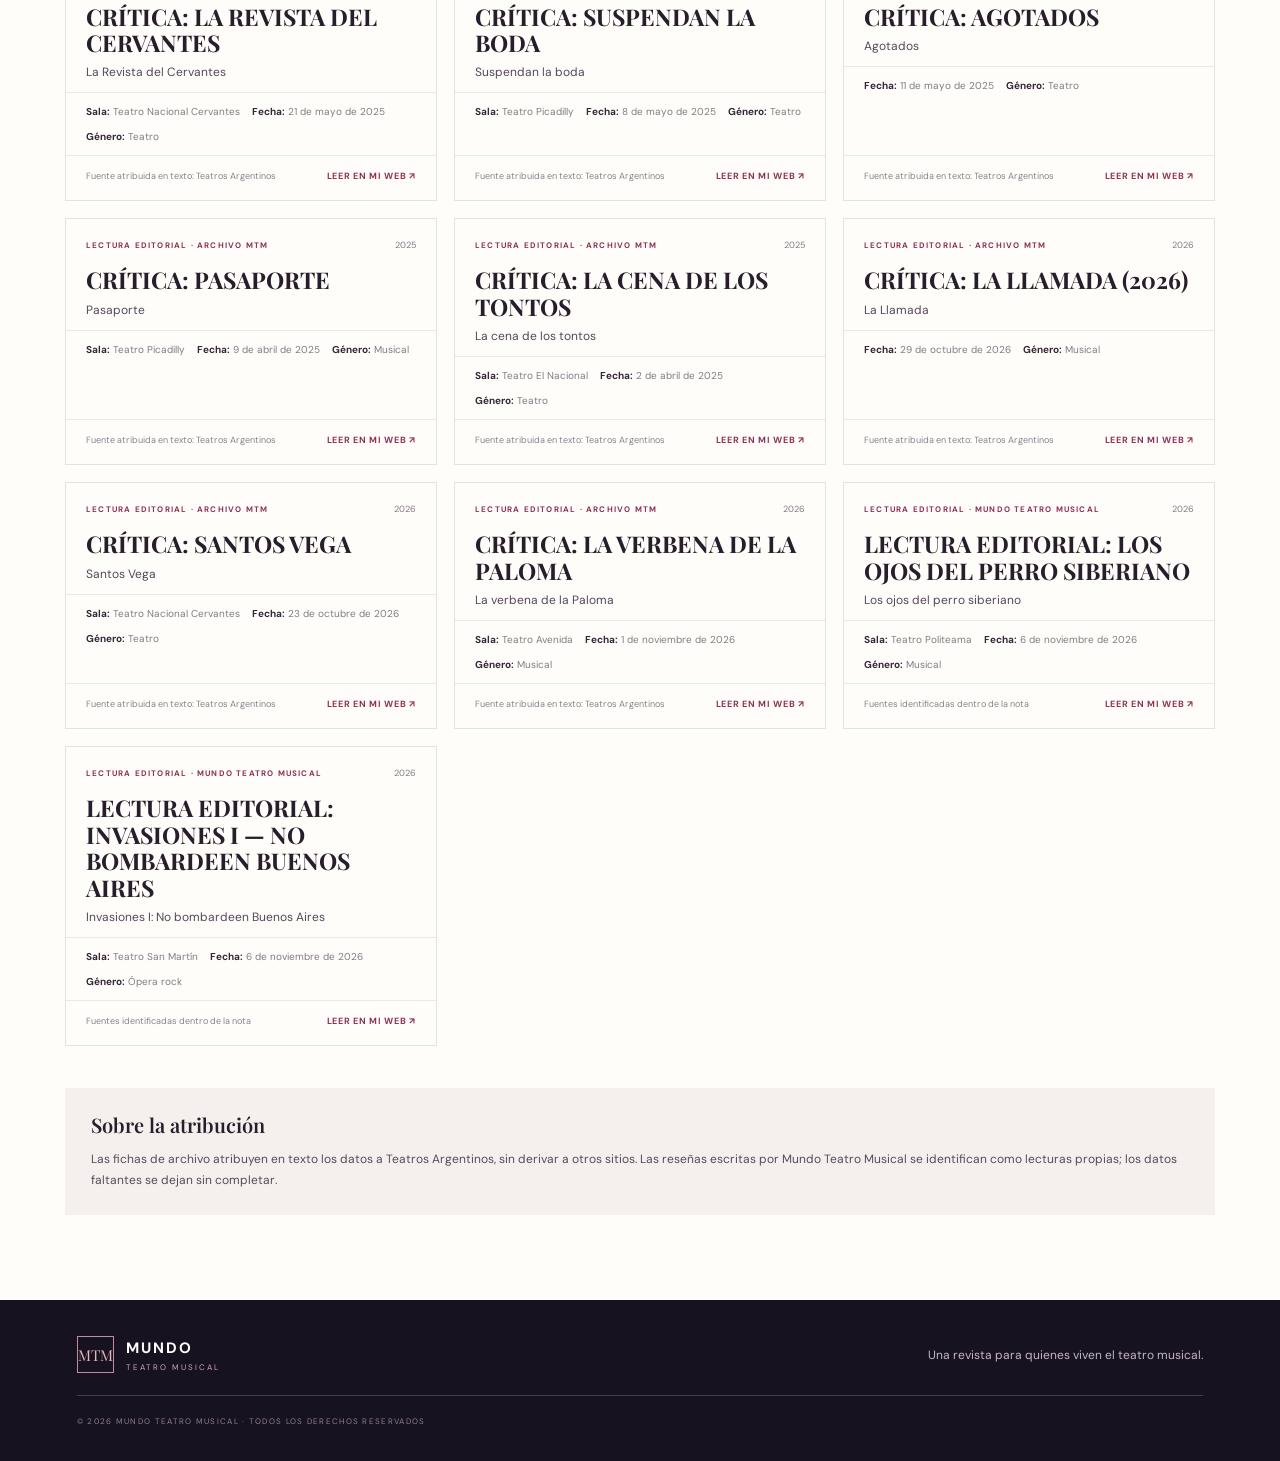
<file: resenas.html>
<!doctype html>
<html lang="es"><head><meta charset="utf-8"><meta name="viewport" content="width=device-width, initial-scale=1"><meta name="theme-color" content="#17121f"><meta name="description" content="Críticas de teatro musical y lecturas editoriales sobre la escena, con autoría y fuentes claramente identificadas."><title>Reseñas y críticas | Mundo Teatro Musical</title><link rel="preconnect" href="https://fonts.googleapis.com"><link rel="preconnect" href="https://fonts.gstatic.com" crossorigin><link href="https://fonts.googleapis.com/css2?family=DM+Sans:wght@400;500;600;700&family=Playfair+Display:wght@600;700;800&display=swap" rel="stylesheet"><link rel="stylesheet" href="styles.css"><link rel="stylesheet" href="resenas.css"></head>
<body><div class="topline"><span>LA REVISTA DIGITAL DEL TEATRO MUSICAL</span><span>LECTURAS · CRÍTICAS · ESCENA</span></div><header class="site-header"><a class="brand" href="index.html"><span class="brand-mark">MTM</span><span><strong>MUNDO</strong><small>TEATRO MUSICAL</small></span></a><button class="menu-toggle" id="menuToggle" aria-label="Abrir menú" aria-expanded="false">☰</button><nav class="main-nav" id="mainNav">
      <a href="actualidad.html">Actualidad</a><a href="cartelera.html">Cartelera</a><a href="artistas.html">Artistas</a><a href="audiovisuales.html">Audiovisual</a><a href="index.html#entrevistas">Entrevistas</a><a class="active" href="resenas.html">Reseñas</a><a href="obras.html">Obras</a><a href="index.html#universo">El universo musical</a>
    </nav><a class="header-link" href="index.html#newsletter">SUMATE ↗</a></header>
<main><section class="review-hero"><div><span class="eyebrow">VOCES Y MIRADAS DE LA ESCENA</span><h1>Reseñas<br><em>y críticas.</em></h1><p>Todas las reseñas abren en páginas de Mundo Teatro Musical. Las lecturas propias y las fichas editoriales de archivo identifican su procedencia en texto.</p><div class="review-credit">ARCHIVO EDITORIAL · FUENTE ATRIBUIDA EN CADA FICHA</div></div><div class="review-stamp">LECTURAS<br><small>DESDE LA PLATEA</small></div></section>
<section class="review-content"><div class="review-intro"><div><span class="eyebrow">ARCHIVO CURADO</span><h2>Encontrá una crítica</h2></div><p>Las críticas externas conservan la autoría y opinión de su medio. Las lecturas editoriales de Mundo Teatro Musical se identifican como tales y enlazan las fuentes consultadas.</p></div>
<div class="review-filters"><label class="search-field"><span>BUSCAR</span><input id="reviewSearch" type="search" placeholder="Obra, sala o título..."></label><label><span>OBRA</span><select id="workFilter"><option value="all">Todas las obras</option></select></label><label><span>SALA</span><select id="venueFilter"><option value="all">Todas las salas</option></select></label><label><span>GÉNERO</span><select id="genreFilter"><option value="all">Todos</option></select></label><label><span>AÑO</span><select id="yearFilter"><option value="all">Todos</option></select></label></div>
<div class="review-toolbar"><span id="reviewCount" aria-live="polite"></span><button id="resetReviews" type="button">LIMPIAR FILTROS ×</button></div><div class="review-grid" id="reviewGrid"></div><div class="empty-state" id="reviewEmpty" hidden>No hay críticas con esos filtros.</div>
<aside class="source-note"><strong>Sobre la atribución</strong><p>Las fichas de archivo atribuyen en texto los datos a Teatros Argentinos, sin derivar a otros sitios. Las reseñas escritas por Mundo Teatro Musical se identifican como lecturas propias; los datos faltantes se dejan sin completar.</p></aside></section></main>
<footer><a class="brand footer-brand" href="index.html"><span class="brand-mark">MTM</span><span><strong>MUNDO</strong><small>TEATRO MUSICAL</small></span></a><p>Una revista para quienes viven el teatro musical.</p><span class="copyright">© 2026 MUNDO TEATRO MUSICAL · TODOS LOS DERECHOS RESERVADOS</span></footer><script src="app.js"></script><script src="resenas.js"></script></body></html>
</file>
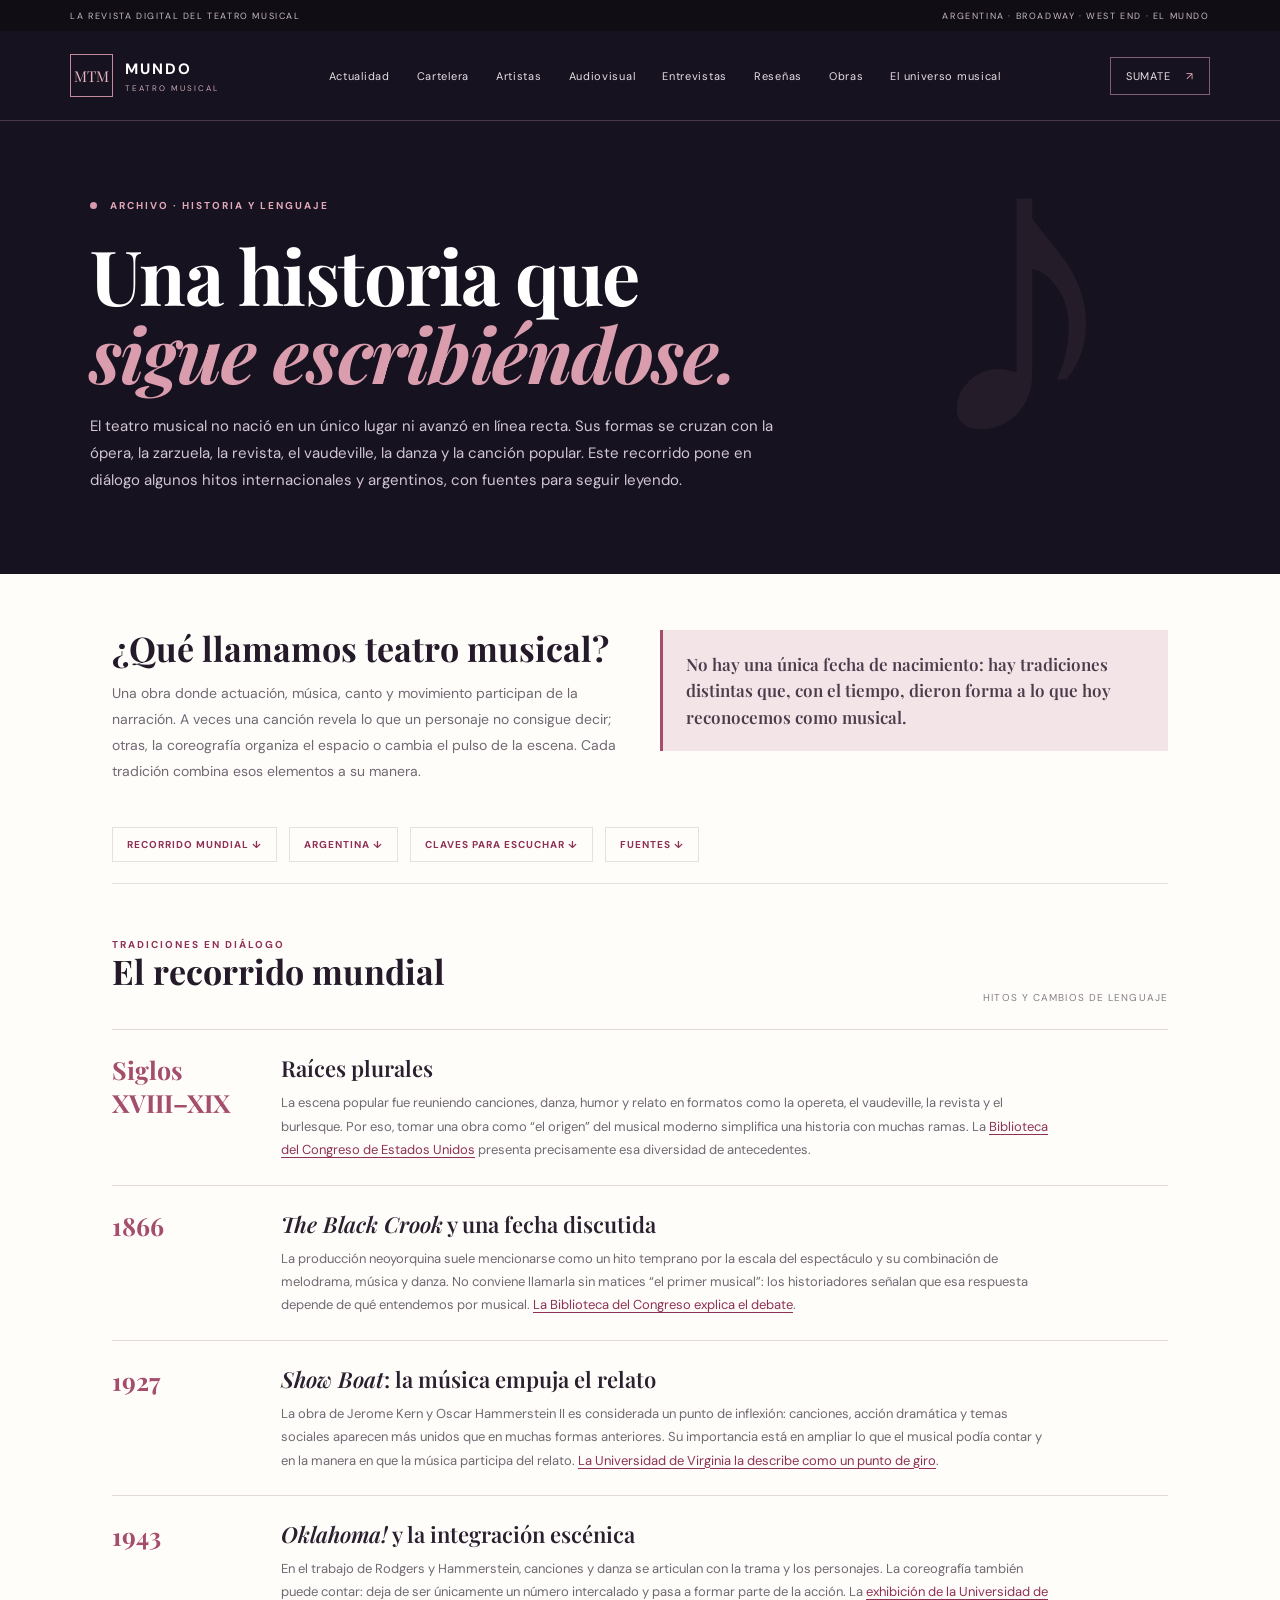
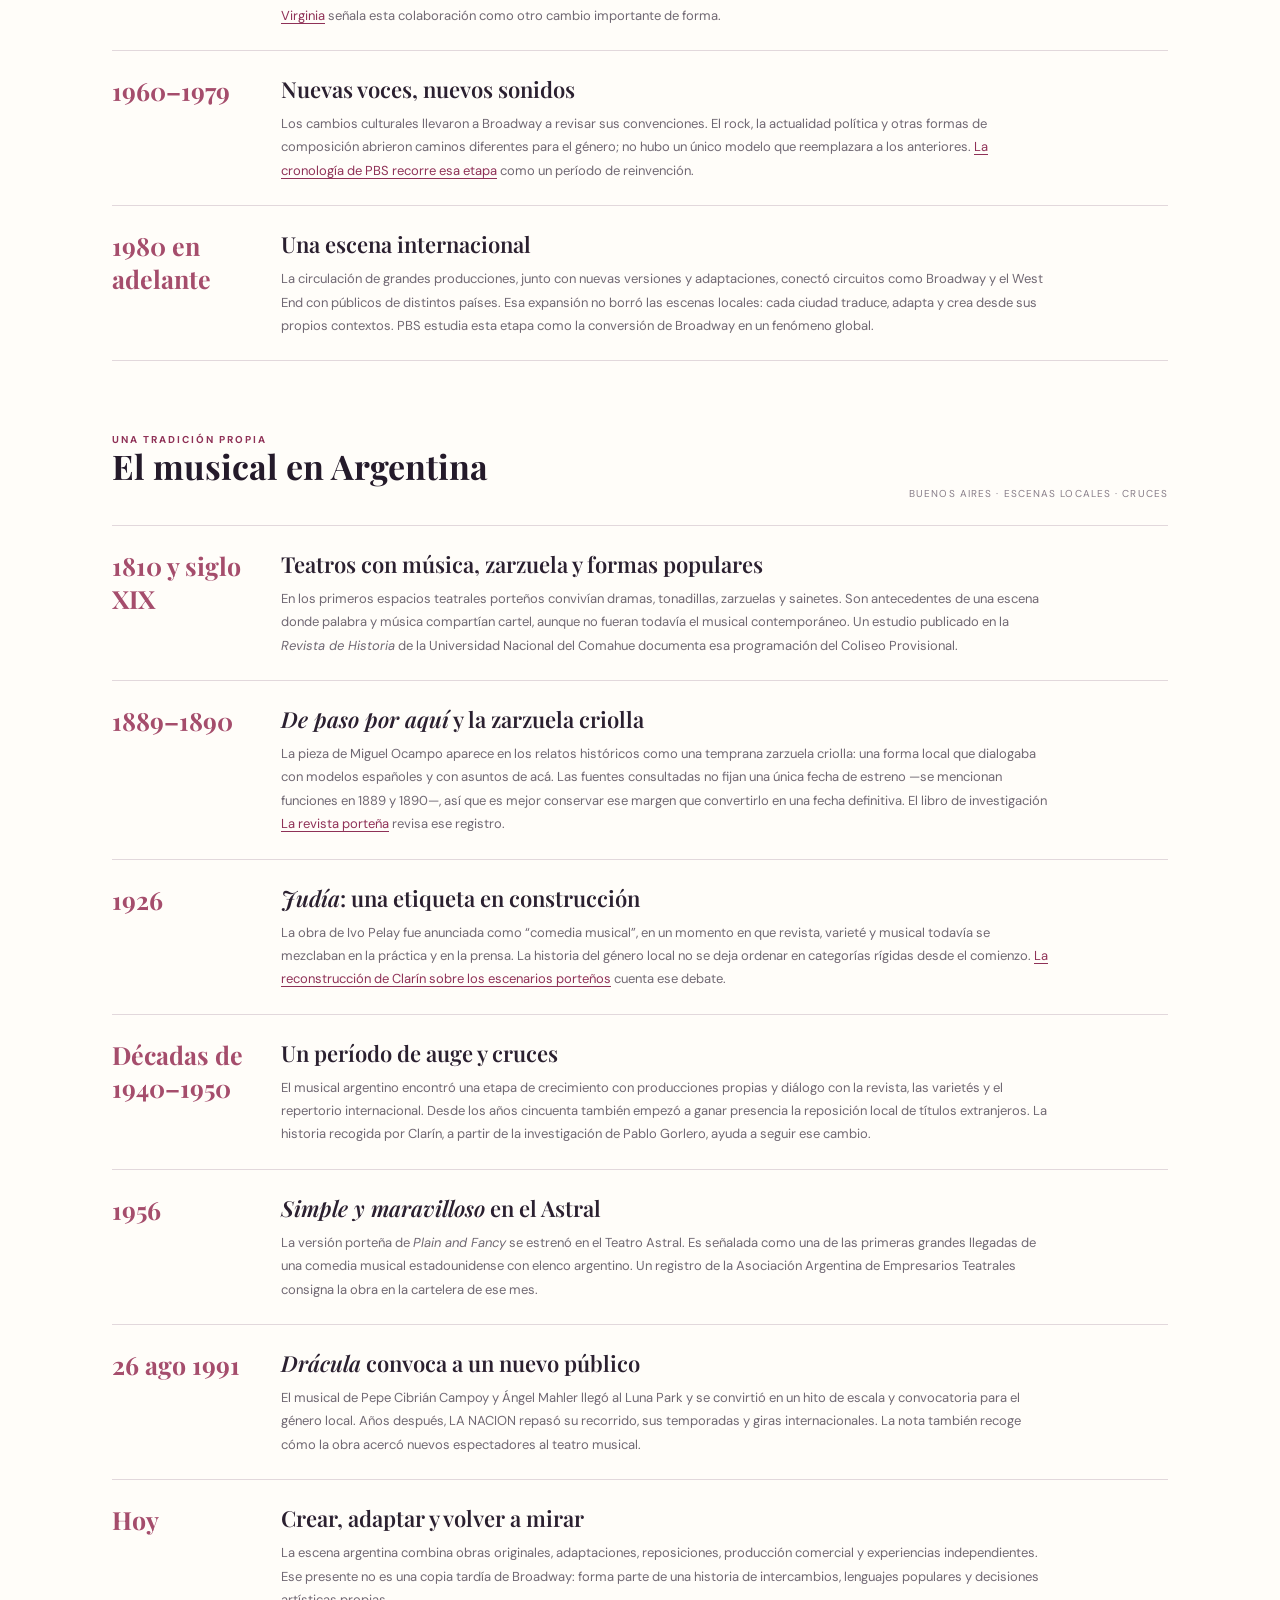
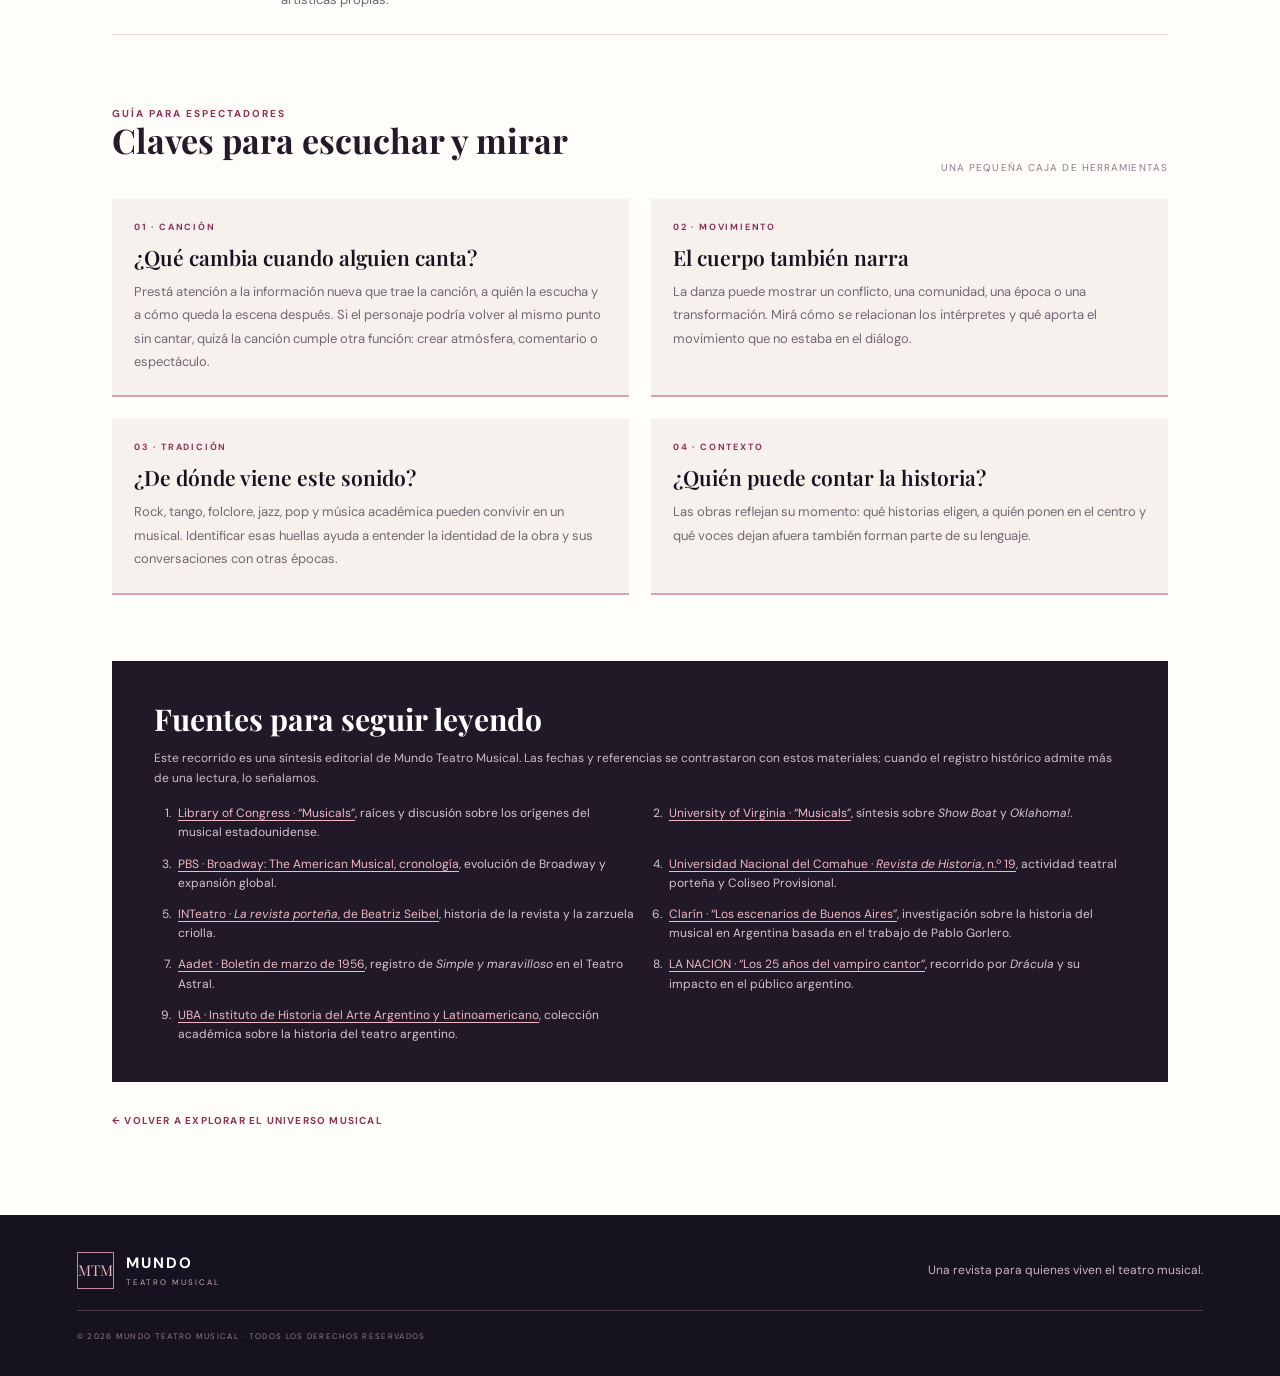
<file: articulos/historia-del-teatro-musical.html>
<!doctype html>
<html lang="es">
<head>
  <meta charset="utf-8">
  <meta name="viewport" content="width=device-width, initial-scale=1">
  <meta name="theme-color" content="#17121f">
  <meta name="description" content="Un recorrido por la historia del teatro musical: de sus raíces diversas a Broadway y West End, y de la zarzuela criolla al musical argentino contemporáneo.">
  <title>Historia del teatro musical | Mundo Teatro Musical</title>
  <link rel="preconnect" href="https://fonts.googleapis.com">
  <link rel="preconnect" href="https://fonts.gstatic.com" crossorigin>
  <link href="https://fonts.googleapis.com/css2?family=DM+Sans:wght@400;500;600;700&family=Playfair+Display:wght@600;700;800&display=swap" rel="stylesheet">
  <link rel="stylesheet" href="../styles.css">
  <style>
    .history-hero{background:#17121f;color:#fff;padding:72px max(calc((100% - 1120px)/2),7%) 65px;position:relative;overflow:hidden}
    .history-hero:after{content:"♪";position:absolute;right:12%;top:-70px;font:400 420px/1 "Playfair Display";color:#d99dad12}
    .history-hero .eyebrow{color:#e1a9b8}.history-hero h1{font:700 clamp(45px,6vw,76px)/1.02 "Playfair Display";letter-spacing:-1.5px;max-width:800px;margin:22px 0}
    .history-hero h1 em{color:#d99dad}.history-hero p{max-width:710px;color:#d2c5d4;line-height:1.8;font-size:15px}
    .history-content{max-width:1120px;margin:auto;padding:56px 32px 86px}
    .history-intro{display:grid;grid-template-columns:1fr 1fr;gap:40px;align-items:start;margin-bottom:42px}
    .history-intro h2,.history-section h2{font:700 34px/1.1 "Playfair Display";margin:0 0 14px;color:#241a2a}
    .history-intro p,.history-section>p{font-size:14px;line-height:1.85;color:#706873;margin:0}
    .history-callout{background:#f3e5e7;border-left:3px solid #a54d6c;padding:21px 23px;color:#4b3c4b;font:600 17px/1.55 "Playfair Display"}
    .history-jump{display:flex;gap:12px;flex-wrap:wrap;margin:0 0 48px;padding-bottom:21px;border-bottom:1px solid #e7dfe0}
    .history-jump a{display:inline-block;padding:10px 14px;border:1px solid #e7dfe0;text-decoration:none;color:#8f3157;font-size:10px;letter-spacing:1px;font-weight:700}
    .history-section{margin:0 0 66px;scroll-margin-top:120px}
    .history-section-head{display:flex;justify-content:space-between;gap:24px;align-items:end;margin-bottom:25px}
    .history-section-head p{font-size:10px;letter-spacing:1.1px;color:#877d88;text-align:right;margin:0}
    .timeline{border-top:1px solid #e2d8dc}
    .timeline-item{display:grid;grid-template-columns:145px 1fr;gap:24px;padding:23px 0;border-bottom:1px solid #e2d8dc}
    .timeline-year{font:700 25px "Playfair Display";color:#a54d6c}
    .timeline-item h3{font:600 22px "Playfair Display";margin:0 0 8px;color:#2b2030}
    .timeline-item p{max-width:770px;margin:0;color:#706873;font-size:13px;line-height:1.8}
    .inline-source{color:#8f3157;text-decoration:underline;text-underline-offset:3px}
    .history-two-col{display:grid;grid-template-columns:1fr 1fr;gap:22px}
    .history-note{background:#f7f1ed;padding:22px;border-bottom:2px solid #d5a1af}
    .history-note h3{font:600 21px "Playfair Display";margin:0 0 9px}.history-note p{font-size:13px;line-height:1.8;color:#706873;margin:0}
    .history-note .category{display:block;margin-bottom:10px}
    .sources{background:#211927;color:white;padding:38px 42px}
    .sources h2{font:700 30px "Playfair Display";margin:0 0 9px}
    .sources>p{color:#c9bdca;font-size:12px;line-height:1.7;margin:0 0 16px}
    .sources ol{margin:0;padding-left:20px;display:grid;grid-template-columns:1fr 1fr;gap:12px 30px}
    .sources li{padding-left:4px;color:#d2c5d4;font-size:12px;line-height:1.6}
    .sources a{color:#efb8c4;text-underline-offset:3px}
    .history-back{display:inline-block;margin-top:32px;color:#8f3157;text-decoration:none;font-size:10px;letter-spacing:1.2px;font-weight:700}
    @media(max-width:650px){.history-hero{padding:54px 24px 44px}.history-hero:after{right:-25%;font-size:300px}.history-content{padding:40px 20px 60px}.history-intro,.history-two-col{grid-template-columns:1fr;gap:18px}.history-section-head{display:block}.history-section-head p{text-align:left;margin-top:10px}.timeline-item{grid-template-columns:86px 1fr;gap:12px}.timeline-year{font-size:20px}.timeline-item h3{font-size:19px}.sources{padding:27px 22px}.sources ol{grid-template-columns:1fr;gap:10px}.history-intro h2,.history-section h2{font-size:30px}}
  </style>
</head>
<body>
  <div class="topline"><span>LA REVISTA DIGITAL DEL TEATRO MUSICAL</span><span>ARGENTINA · BROADWAY · WEST END · EL MUNDO</span></div>
  <header class="site-header">
    <a class="brand" href="../index.html#inicio" aria-label="Mundo Teatro Musical, inicio"><span class="brand-mark">MTM</span><span><strong>MUNDO</strong><small>TEATRO MUSICAL</small></span></a>
    <button class="menu-toggle" id="menuToggle" aria-label="Abrir menú" aria-expanded="false">☰</button>
    <nav class="main-nav" id="mainNav">
      <a href="../actualidad.html">Actualidad</a><a href="../cartelera.html">Cartelera</a><a href="../artistas.html">Artistas</a><a href="../audiovisuales.html">Audiovisual</a><a href="../index.html#entrevistas">Entrevistas</a><a href="../resenas.html">Reseñas</a><a href="../obras.html">Obras</a><a class="active" href="../index.html#universo">El universo musical</a>
    </nav>
    <a class="header-link" href="../index.html#newsletter">SUMATE <span>↗</span></a>
  </header>
  <main>
    <section class="history-hero">
      <span class="eyebrow"><i></i> ARCHIVO · HISTORIA Y LENGUAJE</span>
      <h1>Una historia que<br><em>sigue escribiéndose.</em></h1>
      <p>El teatro musical no nació en un único lugar ni avanzó en línea recta. Sus formas se cruzan con la ópera, la zarzuela, la revista, el vaudeville, la danza y la canción popular. Este recorrido pone en diálogo algunos hitos internacionales y argentinos, con fuentes para seguir leyendo.</p>
    </section>
    <div class="history-content">
      <section class="history-intro">
        <div><h2>¿Qué llamamos teatro musical?</h2><p>Una obra donde actuación, música, canto y movimiento participan de la narración. A veces una canción revela lo que un personaje no consigue decir; otras, la coreografía organiza el espacio o cambia el pulso de la escena. Cada tradición combina esos elementos a su manera.</p></div>
        <div class="history-callout">No hay una única fecha de nacimiento: hay tradiciones distintas que, con el tiempo, dieron forma a lo que hoy reconocemos como musical.</div>
      </section>
      <nav class="history-jump" aria-label="Ir a una sección de la historia"><a href="#mundo">RECORRIDO MUNDIAL ↓</a><a href="#argentina">ARGENTINA ↓</a><a href="#claves">CLAVES PARA ESCUCHAR ↓</a><a href="#fuentes">FUENTES ↓</a></nav>

      <section class="history-section" id="mundo">
        <div class="history-section-head"><div><span class="eyebrow">TRADICIONES EN DIÁLOGO</span><h2>El recorrido mundial</h2></div><p>HITOS Y CAMBIOS DE LENGUAJE</p></div>
        <div class="timeline">
          <article class="timeline-item"><div class="timeline-year">Siglos XVIII–XIX</div><div><h3>Raíces plurales</h3><p>La escena popular fue reuniendo canciones, danza, humor y relato en formatos como la opereta, el vaudeville, la revista y el burlesque. Por eso, tomar una obra como “el origen” del musical moderno simplifica una historia con muchas ramas. La <a class="inline-source" href="https://www.loc.gov/collections/songs-of-america/articles-and-essays/musical-styles/parlor-and-concert-stage/musicals/">Biblioteca del Congreso de Estados Unidos</a> presenta precisamente esa diversidad de antecedentes.</p></div></article>
          <article class="timeline-item"><div class="timeline-year">1866</div><div><h3><em>The Black Crook</em> y una fecha discutida</h3><p>La producción neoyorquina suele mencionarse como un hito temprano por la escala del espectáculo y su combinación de melodrama, música y danza. No conviene llamarla sin matices “el primer musical”: los historiadores señalan que esa respuesta depende de qué entendemos por musical. <a class="inline-source" href="https://www.loc.gov/collections/songs-of-america/articles-and-essays/musical-styles/parlor-and-concert-stage/musicals/">La Biblioteca del Congreso explica el debate</a>.</p></div></article>
          <article class="timeline-item"><div class="timeline-year">1927</div><div><h3><em>Show Boat</em>: la música empuja el relato</h3><p>La obra de Jerome Kern y Oscar Hammerstein II es considerada un punto de inflexión: canciones, acción dramática y temas sociales aparecen más unidos que en muchas formas anteriores. Su importancia está en ampliar lo que el musical podía contar y en la manera en que la música participa del relato. <a class="inline-source" href="https://explore.lib.virginia.edu/exhibits/show/theatre/musicals">La Universidad de Virginia la describe como un punto de giro</a>.</p></div></article>
          <article class="timeline-item"><div class="timeline-year">1943</div><div><h3><em>Oklahoma!</em> y la integración escénica</h3><p>En el trabajo de Rodgers y Hammerstein, canciones y danza se articulan con la trama y los personajes. La coreografía también puede contar: deja de ser únicamente un número intercalado y pasa a formar parte de la acción. La <a class="inline-source" href="https://explore.lib.virginia.edu/exhibits/show/theatre/musicals">exhibición de la Universidad de Virginia</a> señala esta colaboración como otro cambio importante de forma.</p></div></article>
          <article class="timeline-item"><div class="timeline-year">1960–1979</div><div><h3>Nuevas voces, nuevos sonidos</h3><p>Los cambios culturales llevaron a Broadway a revisar sus convenciones. El rock, la actualidad política y otras formas de composición abrieron caminos diferentes para el género; no hubo un único modelo que reemplazara a los anteriores. <a class="inline-source" href="https://www.pbs.org/wnet/broadway/timelines/">La cronología de PBS recorre esa etapa</a> como un período de reinvención.</p></div></article>
          <article class="timeline-item"><div class="timeline-year">1980 en adelante</div><div><h3>Una escena internacional</h3><p>La circulación de grandes producciones, junto con nuevas versiones y adaptaciones, conectó circuitos como Broadway y el West End con públicos de distintos países. Esa expansión no borró las escenas locales: cada ciudad traduce, adapta y crea desde sus propios contextos. PBS estudia esta etapa como la conversión de Broadway en un fenómeno global.</p></div></article>
        </div>
      </section>

      <section class="history-section" id="argentina">
        <div class="history-section-head"><div><span class="eyebrow">UNA TRADICIÓN PROPIA</span><h2>El musical en Argentina</h2></div><p>BUENOS AIRES · ESCENAS LOCALES · CRUCES</p></div>
        <div class="timeline">
          <article class="timeline-item"><div class="timeline-year">1810 y siglo XIX</div><div><h3>Teatros con música, zarzuela y formas populares</h3><p>En los primeros espacios teatrales porteños convivían dramas, tonadillas, zarzuelas y sainetes. Son antecedentes de una escena donde palabra y música compartían cartel, aunque no fueran todavía el musical contemporáneo. Un estudio publicado en la <em>Revista de Historia</em> de la Universidad Nacional del Comahue documenta esa programación del Coliseo Provisional.</p></div></article>
          <article class="timeline-item"><div class="timeline-year">1889–1890</div><div><h3><em>De paso por aquí</em> y la zarzuela criolla</h3><p>La pieza de Miguel Ocampo aparece en los relatos históricos como una temprana zarzuela criolla: una forma local que dialogaba con modelos españoles y con asuntos de acá. Las fuentes consultadas no fijan una única fecha de estreno —se mencionan funciones en 1889 y 1890—, así que es mejor conservar ese margen que convertirlo en una fecha definitiva. El libro de investigación <a class="inline-source" href="https://inteatro.ar/wp-content/uploads/2022/10/La-revista-portena-Demaria.pdf">La revista porteña</a> revisa ese registro.</p></div></article>
          <article class="timeline-item"><div class="timeline-year">1926</div><div><h3><em>Judía</em>: una etiqueta en construcción</h3><p>La obra de Ivo Pelay fue anunciada como “comedia musical”, en un momento en que revista, varieté y musical todavía se mezclaban en la práctica y en la prensa. La historia del género local no se deja ordenar en categorías rígidas desde el comienzo. <a class="inline-source" href="https://www.clarin.com/rn/escenarios/escenarios-Buenos-Aires_0_SJHDr7iPml.html">La reconstrucción de Clarín sobre los escenarios porteños</a> cuenta ese debate.</p></div></article>
          <article class="timeline-item"><div class="timeline-year">Décadas de 1940–1950</div><div><h3>Un período de auge y cruces</h3><p>El musical argentino encontró una etapa de crecimiento con producciones propias y diálogo con la revista, las varietés y el repertorio internacional. Desde los años cincuenta también empezó a ganar presencia la reposición local de títulos extranjeros. La historia recogida por Clarín, a partir de la investigación de Pablo Gorlero, ayuda a seguir ese cambio.</p></div></article>
          <article class="timeline-item"><div class="timeline-year">1956</div><div><h3><em>Simple y maravilloso</em> en el Astral</h3><p>La versión porteña de <em>Plain and Fancy</em> se estrenó en el Teatro Astral. Es señalada como una de las primeras grandes llegadas de una comedia musical estadounidense con elenco argentino. Un registro de la Asociación Argentina de Empresarios Teatrales consigna la obra en la cartelera de ese mes.</p></div></article>
          <article class="timeline-item"><div class="timeline-year">26 ago 1991</div><div><h3><em>Drácula</em> convoca a un nuevo público</h3><p>El musical de Pepe Cibrián Campoy y Ángel Mahler llegó al Luna Park y se convirtió en un hito de escala y convocatoria para el género local. Años después, LA NACION repasó su recorrido, sus temporadas y giras internacionales. La nota también recoge cómo la obra acercó nuevos espectadores al teatro musical.</p></div></article>
          <article class="timeline-item"><div class="timeline-year">Hoy</div><div><h3>Crear, adaptar y volver a mirar</h3><p>La escena argentina combina obras originales, adaptaciones, reposiciones, producción comercial y experiencias independientes. Ese presente no es una copia tardía de Broadway: forma parte de una historia de intercambios, lenguajes populares y decisiones artísticas propias.</p></div></article>
        </div>
      </section>

      <section class="history-section" id="claves">
        <div class="history-section-head"><div><span class="eyebrow">GUÍA PARA ESPECTADORES</span><h2>Claves para escuchar y mirar</h2></div><p>UNA PEQUEÑA CAJA DE HERRAMIENTAS</p></div>
        <div class="history-two-col">
          <article class="history-note"><span class="category">01 · CANCIÓN</span><h3>¿Qué cambia cuando alguien canta?</h3><p>Prestá atención a la información nueva que trae la canción, a quién la escucha y a cómo queda la escena después. Si el personaje podría volver al mismo punto sin cantar, quizá la canción cumple otra función: crear atmósfera, comentario o espectáculo.</p></article>
          <article class="history-note"><span class="category">02 · MOVIMIENTO</span><h3>El cuerpo también narra</h3><p>La danza puede mostrar un conflicto, una comunidad, una época o una transformación. Mirá cómo se relacionan los intérpretes y qué aporta el movimiento que no estaba en el diálogo.</p></article>
          <article class="history-note"><span class="category">03 · TRADICIÓN</span><h3>¿De dónde viene este sonido?</h3><p>Rock, tango, folclore, jazz, pop y música académica pueden convivir en un musical. Identificar esas huellas ayuda a entender la identidad de la obra y sus conversaciones con otras épocas.</p></article>
          <article class="history-note"><span class="category">04 · CONTEXTO</span><h3>¿Quién puede contar la historia?</h3><p>Las obras reflejan su momento: qué historias eligen, a quién ponen en el centro y qué voces dejan afuera también forman parte de su lenguaje.</p></article>
        </div>
      </section>

      <section class="sources" id="fuentes">
        <h2>Fuentes para seguir leyendo</h2>
        <p>Este recorrido es una síntesis editorial de Mundo Teatro Musical. Las fechas y referencias se contrastaron con estos materiales; cuando el registro histórico admite más de una lectura, lo señalamos.</p>
        <ol>
          <li><a href="https://www.loc.gov/collections/songs-of-america/articles-and-essays/musical-styles/parlor-and-concert-stage/musicals/">Library of Congress · “Musicals”</a>, raíces y discusión sobre los orígenes del musical estadounidense.</li>
          <li><a href="https://explore.lib.virginia.edu/exhibits/show/theatre/musicals">University of Virginia · “Musicals”</a>, síntesis sobre <em>Show Boat</em> y <em>Oklahoma!</em>.</li>
          <li><a href="https://www.pbs.org/wnet/broadway/timelines/">PBS · Broadway: The American Musical, cronología</a>, evolución de Broadway y expansión global.</li>
          <li><a href="https://revele.uncoma.edu.ar/index.php/historia/article/download/2146/pdf/59447">Universidad Nacional del Comahue · <em>Revista de Historia</em>, n.º 19</a>, actividad teatral porteña y Coliseo Provisional.</li>
          <li><a href="https://inteatro.ar/wp-content/uploads/2022/10/La-revista-portena-Demaria.pdf">INTeatro · <em>La revista porteña</em>, de Beatriz Seibel</a>, historia de la revista y la zarzuela criolla.</li>
          <li><a href="https://www.clarin.com/rn/escenarios/escenarios-Buenos-Aires_0_SJHDr7iPml.html">Clarín · “Los escenarios de Buenos Aires”</a>, investigación sobre la historia del musical en Argentina basada en el trabajo de Pablo Gorlero.</li>
          <li><a href="https://aadet.org.ar/app/uploads/2022/11/boletines_1956.pdf">Aadet · Boletín de marzo de 1956</a>, registro de <em>Simple y maravilloso</em> en el Teatro Astral.</li>
          <li><a href="https://www.lanacion.com.ar/espectaculos/teatro/los-25-anos-del-vampiro-cantor-nid1858058/">LA NACION · “Los 25 años del vampiro cantor”</a>, recorrido por <em>Drácula</em> y su impacto en el público argentino.</li>
          <li><a href="https://ihaal.institutos.filo.uba.ar/node/513">UBA · Instituto de Historia del Arte Argentino y Latinoamericano</a>, colección académica sobre la historia del teatro argentino.</li>
        </ol>
      </section>
      <a class="history-back" href="../index.html#universo">← VOLVER A EXPLORAR EL UNIVERSO MUSICAL</a>
    </div>
  </main>
  <footer><a class="brand footer-brand" href="../index.html#inicio"><span class="brand-mark">MTM</span><span><strong>MUNDO</strong><small>TEATRO MUSICAL</small></span></a><p>Una revista para quienes viven el teatro musical.</p><span class="copyright">© 2026 MUNDO TEATRO MUSICAL · TODOS LOS DERECHOS RESERVADOS</span></footer>
  <script src="../app.js"></script>
</body>
</html>
</file>
<file: styles.css>
:root{--ink:#17121f;--plum:#332039;--wine:#8f3157;--rose:#dba0ad;--cream:#f5f0e9;--paper:#fffdf9;--muted:#827985;--line:#e7dfe0}*{box-sizing:border-box}html{scroll-behavior:smooth}body{margin:0;background:var(--paper);color:var(--ink);font-family:"DM Sans",sans-serif}.topline{height:31px;padding:0 5.5%;display:flex;justify-content:space-between;align-items:center;background:#100d15;color:#c8bac8;font-size:9px;letter-spacing:1.6px}.site-header{height:90px;padding:0 5.5%;display:flex;align-items:center;justify-content:space-between;background:var(--ink);color:white;border-bottom:1px solid #49384c;position:sticky;top:0;z-index:10}.brand{display:flex;gap:12px;align-items:center;color:white;text-decoration:none}.brand-mark{width:43px;height:43px;border:1px solid #c58a9d;color:#e9b5c1;display:grid;place-items:center;font-family:"Playfair Display";font-size:15px}.brand strong,.brand small{display:block;letter-spacing:2px}.brand strong{font-size:15px}.brand small{font-size:8px;color:#cba8b5;margin-top:4px}.main-nav{display:flex;gap:27px}.main-nav a,.header-link{font-size:11px;letter-spacing:.7px;text-decoration:none;color:#e8dfe7}.main-nav a:hover,.header-link:hover{color:#e7a9bb}.header-link{border:1px solid #806173;padding:11px 15px}.header-link span{margin-left:12px;color:#e5a8b8}.menu-toggle{display:none;background:none;border:0;color:white;font-size:24px}.hero{min-height:570px;background:var(--ink);color:white;padding:70px 8% 75px;display:grid;grid-template-columns:1fr 1fr;align-items:center;position:relative;overflow:hidden}.hero-copy{position:relative;z-index:2}.eyebrow{font-size:10px;letter-spacing:2px;color:var(--wine);font-weight:700}.hero .eyebrow{color:#d89aab}.eyebrow i{display:inline-block;width:7px;height:7px;background:#d89aab;border-radius:50%;margin-right:9px}.hero h1,.newsletter h2{font:700 clamp(48px,6vw,82px)/1.02 "Playfair Display",serif;letter-spacing:-2px;margin:25px 0}.hero h1 em,.newsletter h2 em{color:#d99dad;font-weight:600}.hero-copy p{max-width:460px;color:#c9bdca;line-height:1.8;font-size:15px;margin-bottom:30px}.button{display:inline-flex;gap:28px;align-items:center;padding:16px 20px;text-decoration:none;font-size:10px;letter-spacing:1.2px;font-weight:700}.button-light{background:#f1dfe2;color:var(--ink)}.button span{font-size:17px}.hero-art{height:390px;position:relative;margin-left:25px;background:radial-gradient(ellipse at 50% 40%,#795269 0,#3c263f 38%,#1d1724 75%);overflow:hidden}.spotlight{position:absolute;top:-40px;left:50%;transform:translateX(-50%);width:70%;height:100%;background:linear-gradient(180deg,#f4d6ce55,transparent 70%);clip-path:polygon(40% 0,60% 0,100% 100%,0 100%)}.curtain{position:absolute;top:0;bottom:0;width:24%;background:repeating-linear-gradient(90deg,#61263f,#8f3e5a 12px,#532139 23px);z-index:1}.curtain-left{left:0;clip-path:polygon(0 0,100% 0,82% 100%,0 100%)}.curtain-right{right:0;clip-path:polygon(0 0,100% 0,100% 100%,18% 100%)}.stage{position:absolute;bottom:0;left:19%;right:19%;height:40%;background:linear-gradient(0deg,#0e0b12,#493149);border-top:3px solid #c78d9d;display:grid;place-items:center;text-align:center;font:700 22px/1.4 "Playfair Display";letter-spacing:3px;color:#f3dce0}.stage-light{position:absolute;top:-90px;left:25%;right:25%;height:100px;background:#edc7d055;filter:blur(25px)}.hero-caption{position:absolute;bottom:16px;left:0;right:0;text-align:center;font-size:8px;letter-spacing:3px;color:#d9b5c1}.hero-index{position:absolute;right:5.5%;bottom:27px;color:#e9b5c1;font-size:12px;letter-spacing:2px}.hero-index span{color:#7c687c}.ticker{background:#d9a4b2;color:#281a29;overflow:hidden;white-space:nowrap;padding:15px 0;font-size:10px;font-weight:700;letter-spacing:2px}.ticker div{text-align:center}.ticker b{padding:0 23px;color:#8c3156}.section-wrap{max-width:1180px;margin:auto;padding:85px 35px}.section-heading{display:flex;justify-content:space-between;align-items:end;margin-bottom:34px}.section-heading h2{font:700 43px "Playfair Display";margin:9px 0 0}.section-note{font-size:9px;line-height:1.8;letter-spacing:1.2px;color:var(--muted);text-align:right}.featured-grid{display:grid;grid-template-columns:1.2fr .8fr;gap:25px}.feature-card{background:#f6f0ed}.feature-visual{height:260px;position:relative;overflow:hidden;display:flex;align-items:center;justify-content:center}.visual-stage{background:radial-gradient(ellipse at 50% 70%,#d59ba6,#5d344f 50%,#211727 100%)}.visual-notes{background:linear-gradient(135deg,#e8d7d1,#b77c91 55%,#58344f)}.visual-label,.visual-bottom{position:absolute;left:22px;color:white;font-size:9px;letter-spacing:2px}.visual-label{top:20px}.visual-bottom{bottom:20px}.visual-symbol{font-size:130px;color:#f0d2d5;text-shadow:0 10px 35px #281a29}.music-notes{font:120px "Playfair Display";color:#4b2a47;transform:rotate(-10deg)}.feature-text{padding:27px 30px 32px}.category{font-size:9px;letter-spacing:1.8px;color:var(--wine);font-weight:700}.feature-text h3{font:600 25px/1.2 "Playfair Display";margin:12px 0}.feature-text p,.people-card p{font-size:13px;line-height:1.8;color:#706873}.text-link{display:inline-block;margin-top:13px;text-decoration:none;color:var(--wine);font-size:9px;letter-spacing:1.3px;font-weight:700}.text-link span{font-size:16px;margin-left:10px}.dark-section{background:#211927;color:white}.dark-section .section-wrap{padding-top:75px;padding-bottom:75px}.dark-section .section-heading h2{color:white}.dark-section .eyebrow{color:#d99dad}.dark-section .section-note{color:#c3b5c4}.agenda-panel{border:1px solid #59465a;padding:25px 30px;display:flex;align-items:center;gap:22px}.agenda-icon{font-size:32px;color:#d99dad}.agenda-panel h3{font:600 22px "Playfair Display";margin:0 0 6px}.agenda-panel p{color:#c3b5c4;font-size:12px;margin:0}.agenda-panel .text-link{margin-left:auto;color:#e6adbb;white-space:nowrap}.people-grid{border-top:1px solid var(--line)}.people-card{display:grid;grid-template-columns:75px 1fr 40px;gap:15px;align-items:center;padding:25px 5px;border-bottom:1px solid var(--line)}.people-number{font:600 27px "Playfair Display";color:#c58a9d}.people-card h3{font:600 23px "Playfair Display";margin:6px 0}.people-card p{margin:0}.arrow-round{width:34px;height:34px;border:1px solid #d7c5ca;border-radius:50%;display:grid;place-items:center;color:var(--wine)}.quote-band{background:#ead9dc;padding:70px 15%;text-align:center}.quote-mark{font:90px "Playfair Display";color:#a34e6d;line-height:.7}.quote-band blockquote{font:600 clamp(23px,3vw,36px)/1.35 "Playfair Display";max-width:820px;margin:15px auto 22px;color:#35223a}.quote-credit{font-size:9px;letter-spacing:2px;color:#88546b}.universe{padding-top:80px}.topic-grid{display:grid;grid-template-columns:repeat(2,1fr);border-top:1px solid var(--line)}.topic-grid a{padding:19px 12px;border-bottom:1px solid var(--line);display:grid;grid-template-columns:38px 1fr 24px;grid-template-rows:auto auto;text-decoration:none;color:var(--ink);align-items:center}.topic-grid a:nth-child(odd){border-right:1px solid var(--line);padding-right:25px}.topic-grid a:nth-child(even){padding-left:25px}.topic-grid a>span{grid-row:1/3;color:#b37a8d;font:16px "Playfair Display"}.topic-grid strong{font:600 18px "Playfair Display"}.topic-grid small{font-size:11px;color:var(--muted);margin-top:4px}.topic-grid b{grid-column:3;grid-row:1/3;color:var(--wine);font-size:18px}.topic-grid a:hover strong{color:var(--wine)}.newsletter{background:#d9a4b2;padding:65px 9%;display:flex;align-items:center;justify-content:space-between;gap:30px}.newsletter .eyebrow{color:#4b2a47}.newsletter h2{font-size:53px;color:#271a2d;margin:15px 0}.newsletter h2 em{color:#7b3557}.newsletter p{font-size:13px;color:#4d3548}.button-dark{background:#24172a;color:white}footer{background:#17121f;color:white;padding:35px 6%;display:flex;align-items:center;justify-content:space-between;gap:20px;flex-wrap:wrap}footer p{font-size:12px;color:#c5b7c6}.footer-brand .brand-mark{width:37px;height:37px}.copyright{width:100%;border-top:1px solid #49384c;padding-top:20px;color:#8e7f91;font-size:8px;letter-spacing:1.3px}@media(max-width:900px){.main-nav{gap:13px}.main-nav a{font-size:10px}.hero{padding-left:6%;padding-right:6%}.hero-art{height:330px}.header-link{display:none}}@media(max-width:680px){.topline{font-size:7px;padding:0 12px}.topline span:last-child{display:none}.site-header{height:72px;padding:0 20px}.menu-toggle{display:block}.main-nav{display:none;position:absolute;top:72px;left:0;right:0;background:#211927;padding:18px 25px;flex-direction:column}.main-nav.open{display:flex}.main-nav a{font-size:13px;padding:8px}.hero{display:block;padding:60px 25px 75px}.hero h1{font-size:57px}.hero-art{margin:45px 0 0;height:290px}.hero-index{bottom:18px}.section-wrap{padding:60px 22px}.section-heading{display:block}.section-note{text-align:left;display:block;margin-top:15px}.section-heading h2{font-size:36px}.featured-grid{grid-template-columns:1fr}.feature-visual{height:220px}.agenda-panel{align-items:flex-start;flex-wrap:wrap;padding:22px}.agenda-panel .text-link{margin-left:53px}.people-card{grid-template-columns:42px 1fr 32px}.people-card h3{font-size:20px}.quote-band{padding:55px 25px}.topic-grid{grid-template-columns:1fr}.topic-grid a:nth-child(odd){border-right:0;padding-right:12px}.topic-grid a:nth-child(even){padding-left:12px}.newsletter{padding:50px 25px;display:block}.newsletter h2{font-size:46px}.newsletter .button{margin-top:20px}footer{padding:30px 22px}footer p{width:100%}}
</file>
<file: actualidad.css>
.news-page{background:#fffdf9}.news-page .main-nav a.active{color:#e7a9bb}.news-hero{min-height:420px;background:#17121f;color:#fff;padding:62px max(calc((100% - 1120px)/2),7%) 54px;display:grid;grid-template-columns:1fr .85fr;align-items:center;gap:50px;overflow:hidden}.news-hero-inner{max-width:540px}.news-hero h1{font:700 clamp(56px,7vw,84px)/.98 "Playfair Display",serif;letter-spacing:-2px;margin:23px 0}.news-hero h1 em,.news-cta h2 em{font-weight:600;color:#d99dad}.news-hero p{max-width:485px;color:#d1c5d2;line-height:1.8;font-size:15px}.news-hero-foot{display:flex;justify-content:space-between;border-top:1px solid #514454;margin-top:37px;padding-top:15px;color:#c6b4c7;font-size:8px;letter-spacing:1.6px}.news-hero-art{height:290px;position:relative;display:grid;place-items:center;background:radial-gradient(ellipse at center,#66445f 0,#38243e 50%,#1d1724 78%);overflow:hidden}.news-orbit{position:absolute;border:1px solid #d9a4b255;border-radius:50%;width:290px;height:290px;transform:rotate(-24deg) scaleY(.45)}.orbit-two{width:380px;height:380px;transform:rotate(28deg) scaleY(.45)}.news-star{position:absolute;font-size:110px;color:#d99dad;opacity:.85}.news-hero-word{font:700 27px/1.05 "Playfair Display";letter-spacing:5px;text-align:center;color:#fff;z-index:1}.news-art-caption{position:absolute;bottom:18px;font-size:8px;letter-spacing:2px;color:#ddbbc5}.news-content{max-width:1180px;margin:auto;padding:73px 35px 86px}.news-intro{display:flex;align-items:end;justify-content:space-between;gap:40px;margin-bottom:30px}.news-intro h2{font:700 40px "Playfair Display";margin:9px 0 0}.news-intro>p{max-width:440px;color:#706873;font-size:12px;line-height:1.8;margin:0 0 3px}.news-controls{display:flex;gap:12px;margin-bottom:20px}.search-box,.filter-box{height:50px;border:1px solid #e7dfe0;display:flex;align-items:center;background:#fff}.search-box{flex:1;padding:0 15px;gap:10px}.search-box>span{font-size:24px;color:#9a6278}.search-box input{border:0;outline:0;width:100%;font:12px "DM Sans";color:#17121f;background:transparent}.search-box input::placeholder{color:#9a919b}.filter-box{padding:0 13px;gap:11px}.filter-box span{font-size:8px;letter-spacing:1.5px;color:#8f3157;font-weight:700}.filter-box select{border:0;background:transparent;font:11px "DM Sans";color:#332039;outline:0;min-width:145px}.results-line{display:flex;justify-content:space-between;color:#877d88;font-size:8px;letter-spacing:1.3px;padding:10px 2px 15px}.news-grid{display:grid;grid-template-columns:repeat(3,1fr);gap:18px}.news-card{background:#f7f1ed;display:flex;flex-direction:column;min-height:310px;border-bottom:2px solid #d5a1af;transition:transform .2s,box-shadow .2s}.news-card:hover{transform:translateY(-3px);box-shadow:0 12px 28px #21192712}.news-card-top{min-height:86px;padding:19px 21px;background:linear-gradient(135deg,#35213b,#6e405d);color:white;position:relative;overflow:hidden}.news-card-top:after{content:"✳";position:absolute;right:17px;top:-20px;font-size:100px;line-height:1;color:#ffffff12}.news-card-top .eyebrow{position:relative;z-index:1;color:#f1c6d0;font-size:8px}.news-card-top time{display:block;margin-top:9px;color:#e5d4e1;font-size:9px;letter-spacing:.7px}.news-card-body{padding:19px 21px 21px;display:flex;flex:1;flex-direction:column}.news-status{align-self:flex-start;padding:5px 8px;background:#ead9dc;color:#71384f;font-size:8px;letter-spacing:.8px;text-transform:uppercase;font-weight:700}.news-card h3{font:600 21px/1.2 "Playfair Display";margin:13px 0 9px;color:#241a2a}.news-card p{font-size:12px;line-height:1.7;color:#6d6570;margin:0 0 17px}.news-meta{margin-top:auto;border-top:1px solid #e1d7d9;padding-top:12px;display:flex;justify-content:space-between;gap:8px;color:#8a7d89;font-size:9px}.news-meta span:last-child{text-align:right}.source-link{display:flex;align-items:center;justify-content:space-between;text-decoration:none;color:#8f3157;font-size:9px;font-weight:700;letter-spacing:1px;margin-top:13px}.source-link span{font-size:16px}.empty-state{text-align:center;padding:60px 15px;color:#6d6570}.empty-state>span{font-size:40px;color:#d99dad}.empty-state h3{font:600 25px "Playfair Display";color:#332039;margin:10px}.empty-state p{font-size:12px}.editorial-note{margin:24px 0 0;color:#89808a;font-size:10px;line-height:1.7}.news-cta{background:#e7d3d8;padding:55px max(calc((100% - 1080px)/2),8%);display:flex;align-items:center;justify-content:space-between;gap:30px}.news-cta h2{font:700 39px/1.1 "Playfair Display";margin:12px 0;color:#241a2a}.news-cta p{font-size:12px;color:#625361}.news-cta .eyebrow{color:#7b3557}.news-cta-links{display:flex;flex-direction:column;gap:12px;min-width:205px}.news-cta-links a{display:flex;justify-content:space-between;text-decoration:none;background:#24172a;color:white;padding:15px 17px;font-size:9px;letter-spacing:1px;font-weight:700}.news-cta-links a span{color:#e5a8b8;font-size:15px}@media(max-width:850px){.news-hero{padding-left:6%;padding-right:6%;gap:25px}.news-grid{grid-template-columns:repeat(2,1fr)}}@media(max-width:620px){.news-hero{display:block;padding:51px 24px 35px}.news-hero h1{font-size:61px}.news-hero-art{height:220px;margin-top:28px}.news-hero-foot{gap:12px;font-size:7px}.news-content{padding:55px 20px 62px}.news-intro{display:block}.news-intro h2{font-size:35px}.news-intro>p{margin-top:15px}.news-controls{display:block}.search-box{margin-bottom:9px}.filter-box{width:100%;justify-content:space-between}.filter-box select{flex:1}.results-line{font-size:7px}.news-grid{grid-template-columns:1fr}.news-card{min-height:0}.news-cta{padding:45px 24px;display:block}.news-cta h2{font-size:35px}.news-cta-links{margin-top:22px}}
.news-stats{display:grid;grid-template-columns:repeat(3,minmax(0,1fr));margin:4px 0 30px;border-top:1px solid #e7dfe0;border-bottom:1px solid #e7dfe0}.news-stats>div{display:flex;align-items:baseline;gap:12px;padding:15px 18px;border-right:1px solid #e7dfe0}.news-stats>div:first-child{padding-left:2px}.news-stats>div:last-child{border-right:0}.news-stats strong{font:700 25px "Playfair Display";color:#8f3157}.news-stats span{font-size:8px;letter-spacing:1.1px;color:#877d88}.news-controls{flex-wrap:wrap}.month-filter select{min-width:150px}.news-reading-note{display:block;margin-top:11px;color:#9a6278;font-size:8px;letter-spacing:.8px;font-weight:700}.news-card{min-height:330px}.news-card h3{letter-spacing:-.2px}.news-card p{font-size:12.5px}.news-meta{margin-top:auto}.news-grid[hidden]{display:none}.empty-state[hidden]{display:none}
@media(max-width:850px){.news-stats>div{padding:13px 10px;gap:7px}.news-stats strong{font-size:22px}.news-stats span{font-size:7px}}
@media(max-width:620px){.news-stats{margin-bottom:22px}.news-stats>div{display:flex;flex-direction:column;gap:3px;padding:11px 8px}.news-stats strong{font-size:20px}.news-stats span{font-size:6px;letter-spacing:.6px}.month-filter{margin-top:9px}}
</file>
<file: artistas.css>
.artists-page{background:#fffdf9}.artists-page .main-nav a.active{color:#e7a9bb}.artists-hero{background:#17121f;color:#fff;min-height:410px;padding:55px max(calc((100% - 1120px)/2),7%);display:grid;grid-template-columns:1fr .8fr;align-items:center;gap:55px;overflow:hidden}.artists-hero-copy{max-width:560px}.artists-hero .eyebrow{color:#dfa9b8}.artists-hero .eyebrow i{display:inline-block;width:7px;height:7px;background:#d99dad;border-radius:50%;margin-right:9px}.artists-hero h1{font:700 clamp(57px,7vw,82px)/.98 "Playfair Display",serif;letter-spacing:-2px;margin:22px 0}.artists-hero h1 em,.artists-cta h2 em{font-weight:600;color:#d99dad}.artists-hero p{max-width:510px;color:#d1c5d2;font-size:14px;line-height:1.85}.artists-hero-foot{display:flex;justify-content:space-between;gap:14px;border-top:1px solid #514454;margin-top:30px;padding-top:14px;color:#cbb9ca;font-size:8px;letter-spacing:1.4px}.artists-hero-art{height:270px;position:relative;display:grid;place-items:center;background:radial-gradient(ellipse at center,#66445f 0,#35243e 53%,#1d1724 80%);overflow:hidden}.artist-orbit{position:absolute;width:255px;height:255px;border:1px solid #d9a4b255;border-radius:50%;transform:scaleX(1.4) rotate(-25deg)}.artist-orbit.second{width:330px;height:330px;transform:scaleX(1.4) rotate(25deg)}.artist-mark{width:112px;height:112px;display:grid;place-items:center;border:1px solid #d99dad;color:#f0d5dd;border-radius:50%;font:700 28px "Playfair Display";letter-spacing:2px;background:#241a2b88;z-index:1}.artist-art-note{position:absolute;bottom:15px;text-align:center;color:#dfbac5;font-size:8px;letter-spacing:1.7px;line-height:1.7}.artists-content{max-width:1220px;margin:auto;padding:68px 35px 83px}.artists-intro{display:flex;align-items:end;justify-content:space-between;gap:40px;margin-bottom:28px}.artists-intro h2{font:700 39px "Playfair Display";margin:8px 0 0}.artists-intro>p{max-width:500px;margin:0 0 4px;color:#756c78;font-size:12px;line-height:1.8}.artists-controls{display:flex;gap:12px;margin-bottom:18px}.artist-search,.artist-filter{min-height:50px;border:1px solid #e7dfe0;background:#fff;display:flex;align-items:center}.artist-search{flex:1;padding:0 15px;gap:10px}.artist-search>span{color:#9a6278;font-size:23px}.artist-search input{width:100%;border:0;outline:0;background:transparent;color:#17121f;font:12px "DM Sans"}.artist-search input::placeholder{color:#9a919b}.artist-filter{gap:11px;padding:0 14px}.artist-filter span{color:#8f3157;font-size:8px;font-weight:700;letter-spacing:1.3px}.artist-filter select{min-width:170px;border:0;outline:0;background:transparent;color:#332039;font:11px "DM Sans"}.artists-count{display:flex;justify-content:space-between;padding:10px 2px 15px;color:#897f8a;font-size:8px;letter-spacing:1.3px}.artist-grid{display:grid;grid-template-columns:repeat(3,1fr);gap:17px}.artist-card{display:flex;flex-direction:column;min-height:338px;background:#f7f1ed;border-top:2px solid #bd8195}.artist-card-head{display:flex;align-items:center;gap:14px;padding:21px 21px 12px}.artist-monogram{width:53px;height:53px;flex:none;display:grid;place-items:center;background:#332039;color:#f0d8df;font:600 18px "Playfair Display";border-radius:50%}.artist-role{color:#8f3157;font-size:8px;letter-spacing:1.3px;font-weight:700;text-transform:uppercase}.artist-card h3{font:600 22px/1.15 "Playfair Display";margin:6px 0 0;color:#241a2a}.artist-bio{padding:0 21px 17px;margin:0;color:#6f6672;font-size:12px;line-height:1.75}.artist-credits{display:flex;flex-wrap:wrap;gap:6px;padding:0 21px 18px}.artist-credits span{padding:5px 8px;background:#ead9dc;color:#71384f;font-size:8px;letter-spacing:.3px}.artist-sources{margin-top:auto;padding:13px 21px 17px;border-top:1px solid #e2d7da;display:flex;align-items:center;gap:8px;flex-wrap:wrap}.artist-sources strong{width:100%;color:#8c818d;font-size:8px;letter-spacing:1.2px}.artist-sources a{color:#8f3157;font-size:9px;font-weight:700;text-decoration:none}.artist-sources a:hover{text-decoration:underline}.artist-empty{text-align:center;padding:55px 15px;color:#766d78}.artist-empty h3{font:600 24px "Playfair Display";color:#332039}.artist-empty p{font-size:12px}.artists-note{margin:23px 0 0;color:#8a808a;font-size:10px;line-height:1.7}.artists-cta{background:#e7d3d8;padding:45px max(calc((100% - 1100px)/2),8%);display:flex;align-items:center;justify-content:space-between;gap:25px}.artists-cta .eyebrow{color:#7b3557}.artists-cta h2{font:700 37px/1.1 "Playfair Display";color:#241a2a;margin:11px 0}.artists-cta .button{white-space:nowrap}@media(max-width:900px){.artists-hero{padding-left:6%;padding-right:6%;gap:30px}.artist-grid{grid-template-columns:repeat(2,1fr)}}@media(max-width:650px){.artists-hero{display:block;padding:48px 23px 35px}.artists-hero h1{font-size:60px}.artists-hero-art{height:210px;margin-top:28px}.artists-content{padding:52px 20px 62px}.artists-intro{display:block}.artists-intro h2{font-size:34px}.artists-intro>p{margin-top:13px}.artists-controls{display:block}.artist-search{margin-bottom:9px}.artist-filter{width:100%;justify-content:space-between}.artist-filter select{flex:1}.artists-count{font-size:7px}.artist-grid{grid-template-columns:1fr}.artist-card{min-height:0}.artists-cta{display:block;padding:42px 24px}.artists-cta h2{font-size:33px}.artists-cta .button{margin-top:18px}}
</file>
<file: audiovisuales.css>
.av-hero{min-height:430px;padding:64px 8%;display:grid;grid-template-columns:1fr 1fr;align-items:center;gap:48px;background:var(--ink);color:#fff;overflow:hidden}
.av-hero-copy{position:relative;z-index:1}.av-hero .eyebrow{color:#d99dad}.av-hero h1{font:700 clamp(46px,6vw,76px)/1.04 "Playfair Display",serif;letter-spacing:-1.8px;margin:22px 0}.av-hero h1 em{color:#d99dad;font-weight:600}.av-hero p{max-width:470px;color:#c9bdca;line-height:1.8;font-size:15px;margin:0 0 28px}
.av-hero-art{height:290px;position:relative;display:grid;place-items:center;background:radial-gradient(ellipse at 50% 45%,#785069 0,#3c263f 43%,#1b1522 80%);border:1px solid #604761}.av-frame{width:72%;height:72%;display:flex;flex-direction:column;justify-content:space-between;align-items:center;padding:16px;border:1px solid #d99dad77;background:linear-gradient(145deg,#21192788,#6d405966);box-shadow:0 18px 45px #100d1570}.av-frame-top,.av-frame-bottom,.av-hero-index{font-size:8px;letter-spacing:2px;color:#e9c7d0}.av-play{width:70px;height:70px;border:1px solid #e9c7d0;border-radius:50%;display:grid;place-items:center;color:#f2dce1;font-size:21px;padding-left:4px;box-shadow:0 0 35px #d99dad55}.av-hero-index{position:absolute;bottom:14px;right:15px}
.av-intro{max-width:1110px;margin:0 auto;padding:24px 35px 10px;display:grid;grid-template-columns:40px 1fr;gap:15px;align-items:start}.av-intro-mark{font-size:25px;color:var(--wine)}.av-intro p{margin:0;color:#6f6571;font-size:12px;line-height:1.8}.av-intro strong{color:#332039}
.av-catalogue{max-width:1180px;margin:0 auto;padding:58px 35px 82px}.av-controls{display:grid;grid-template-columns:1.5fr repeat(3,minmax(0,1fr));gap:14px;padding:18px;background:#f6f0ed;border:1px solid var(--line)}.av-controls label{display:grid;gap:8px}.av-controls label>span{font-size:8px;letter-spacing:1.5px;color:#80546b;font-weight:700}.av-controls input,.av-controls select{width:100%;height:44px;padding:0 13px;border:1px solid #ded2d5;background:#fffdf9;color:#332039;font:500 12px "DM Sans",sans-serif;outline:none}.av-controls input:focus,.av-controls select:focus{border-color:#8f3157;box-shadow:0 0 0 3px #8f31571b}.av-count{margin:16px 0;color:#817583;font-size:10px;letter-spacing:.7px}.av-grid{display:grid;grid-template-columns:repeat(2,minmax(0,1fr));gap:20px}.av-card{min-width:0;background:#fff;border:1px solid var(--line);box-shadow:0 7px 22px #2119270a;display:flex;flex-direction:column}.av-card-head{padding:21px 22px 14px;display:flex;justify-content:space-between;gap:12px;align-items:start}.av-card-number{color:#bd899d;font:600 14px "Playfair Display";letter-spacing:1px}.av-badges{display:flex;flex-wrap:wrap;justify-content:flex-end;gap:6px}.av-badge{padding:6px 8px;background:#f2e7e8;color:#77425c;font-size:8px;letter-spacing:.7px;font-weight:700;text-transform:uppercase}.av-badge.pending{background:#f7edda;color:#805a23}.av-visual{aspect-ratio:16/9;position:relative;display:grid;place-items:center;overflow:hidden;background:radial-gradient(ellipse at 50% 50%,#81516f 0,#39253e 62%,#201824 100%)}.av-visual:before,.av-visual:after{content:"";position:absolute;top:0;bottom:0;width:16%;background:repeating-linear-gradient(90deg,#672943,#8d3f5b 10px,#51203a 20px);opacity:.8}.av-visual:before{left:0;clip-path:polygon(0 0,100% 0,82% 100%,0 100%)}.av-visual:after{right:0;clip-path:polygon(0 0,100% 0,100% 100%,18% 100%)}.av-visual-mark{font:700 clamp(26px,4vw,50px) "Playfair Display";color:#f0d7dd;letter-spacing:4px;text-shadow:0 6px 18px #160e1c}.av-visual-caption{position:absolute;left:16px;bottom:13px;z-index:1;color:#f4dfe3;font-size:7px;letter-spacing:1.7px}.av-video{display:block;width:100%;aspect-ratio:16/9;border:0;background:#17121f}.av-card-body{padding:18px 22px 22px;display:flex;flex:1;flex-direction:column}.av-card h3{margin:0 0 7px;font:600 23px/1.2 "Playfair Display";color:#211927}.av-card-source{font-size:9px;letter-spacing:1px;color:#94536f;text-transform:uppercase;font-weight:700}.av-card-body p{margin:12px 0 16px;color:#6e6571;font-size:12px;line-height:1.7}.av-resource-list{display:flex;flex-wrap:wrap;gap:8px;margin-top:auto}.av-resource{display:inline-flex;align-items:center;gap:10px;padding:11px 13px;background:#332039;color:#fff;text-decoration:none;font-size:9px;letter-spacing:.6px;font-weight:700}.av-resource:hover{background:#8f3157}.av-resource span{font-size:14px;color:#e7b7c4}.av-no-resource{padding:12px 13px;background:#f7f1e7;color:#765a32;font-size:10px;line-height:1.6}.av-empty{padding:65px 25px;text-align:center;background:#f7f2ef;border:1px solid var(--line)}.av-empty>span{color:#b77a8d;font-size:30px}.av-empty h3{font:600 24px "Playfair Display";margin:12px 0}.av-empty p{color:#716873;font-size:12px}.av-reset{border:0;background:transparent;color:var(--wine);font-size:9px;letter-spacing:1.3px;font-weight:700;padding:10px;cursor:pointer}
.av-policy{background:#ead9dc;padding:52px max(8%,calc((100% - 1110px)/2));display:grid;grid-template-columns:1fr 1.1fr;gap:12px 45px;align-items:center}.av-policy h2{font:600 30px "Playfair Display";margin:10px 0;color:#35223a}.av-policy p{grid-column:2;grid-row:1/3;margin:0;color:#5b4a5a;font-size:12px;line-height:1.8}.av-policy .text-link{grid-column:1;margin-top:4px}
@media(max-width:850px){.av-hero{padding:54px 6%;gap:25px}.av-hero-art{height:245px}.av-grid{gap:14px}.av-card-head,.av-card-body{padding-left:17px;padding-right:17px}.av-policy{padding-left:6%;padding-right:6%;gap:12px 25px}}
@media(max-width:680px){.av-hero{display:block;padding:52px 24px 40px}.av-hero h1{font-size:56px}.av-hero-art{margin-top:35px;height:235px}.av-intro{padding:26px 22px 10px;grid-template-columns:28px 1fr}.av-catalogue{padding:46px 20px 60px}.av-catalogue .section-heading h2{font-size:36px}.av-controls{grid-template-columns:1fr;padding:14px}.av-grid{grid-template-columns:1fr}.av-card h3{font-size:22px}.av-policy{display:block;padding:44px 24px}.av-policy p{margin:14px 0}.av-policy .text-link{margin-top:5px}}

.av-load-more{display:block;margin:28px auto 0;padding:14px 20px;border:1px solid #8f3157;background:#fffdf9;color:#74354f;font:700 9px "DM Sans",sans-serif;letter-spacing:1.1px;cursor:pointer}.av-load-more:hover{background:#8f3157;color:#fff}.av-load-more[hidden]{display:none}
.av-badge.region{background:#e4e8ef;color:#44506b}
.av-preview-link{display:block;text-decoration:none}.av-preview-link:hover .av-visual{filter:brightness(1.16)}.av-preview-link:focus-visible{outline:3px solid #d99dad;outline-offset:3px}
@media(max-width:850px){.av-controls{grid-template-columns:repeat(2,minmax(0,1fr))}.av-controls .av-search{grid-column:span 2}}
@media(max-width:680px){.av-controls{grid-template-columns:1fr}.av-controls .av-search{grid-column:auto}}
</file>
<file: cartelera.css>
.agenda-hero{background:radial-gradient(ellipse at 82% 40%,#59384f 0,#241a2b 44%,#17121f 78%);color:#fff;padding:75px 9%;position:relative;overflow:hidden;min-height:390px;display:flex;align-items:center}.agenda-hero-inner{max-width:690px;position:relative;z-index:1}.agenda-hero .eyebrow{color:#dfa9b8}.agenda-hero h1{font:700 clamp(52px,7vw,82px)/.98 "Playfair Display",serif;margin:20px 0}.agenda-hero h1 em{color:#d99dad}.agenda-hero p{max-width:570px;color:#d0c2d0;line-height:1.8;font-size:14px}.agenda-count{display:flex;align-items:center;gap:13px;margin-top:28px}.agenda-count strong{font:700 34px "Playfair Display";color:#e5b1bf}.agenda-count span{font-size:9px;letter-spacing:1.5px;color:#c9b7c9}.agenda-hero-stamp{position:absolute;right:11%;top:50%;transform:translateY(-50%) rotate(9deg);border:1px solid #b98196;color:#e5b1bf;padding:22px 28px;font:700 26px "Playfair Display";text-align:center;opacity:.8}.agenda-hero-stamp small{font:600 8px "DM Sans";letter-spacing:2px}.agenda-content{max-width:1220px;margin:auto;padding:65px 35px 85px}.agenda-intro{display:flex;justify-content:space-between;align-items:end;gap:35px;margin-bottom:28px}.agenda-intro h2{font:700 39px "Playfair Display";margin:8px 0}.agenda-intro p{max-width:490px;color:#786f7b;font-size:12px;line-height:1.8;margin:0 0 5px}.filters{display:grid;grid-template-columns:2fr 1fr 1.5fr 1fr;gap:12px;background:#f5f0ed;padding:18px}.filters label{display:flex;flex-direction:column;gap:8px}.filters label>span{font-size:8px;font-weight:700;letter-spacing:1.5px;color:#8f3157}.filters input,.filters select{width:100%;height:43px;border:1px solid #e2d6d9;background:#fffdf9;padding:0 12px;color:#281e2b;font:12px "DM Sans";border-radius:0;outline-color:#a45b78}.agenda-toolbar{display:flex;justify-content:space-between;align-items:center;padding:20px 0;color:#837986;font-size:10px}.agenda-toolbar button{border:0;background:none;color:#8f3157;font:700 9px "DM Sans";letter-spacing:1px;cursor:pointer}.show-grid{display:grid;grid-template-columns:repeat(3,1fr);gap:17px}.show-card{border:1px solid #e8dfe1;background:#fffdf9;display:flex;flex-direction:column;min-height:265px}.show-card-top{padding:20px 20px 12px;display:flex;justify-content:space-between;gap:10px;align-items:flex-start}.show-date{font-size:9px;letter-spacing:1px;color:#8f3157;font-weight:700}.status-pill{font-size:8px;line-height:1.4;padding:6px 8px;background:#f2e7ea;color:#7e3453;text-align:center;max-width:125px}.status-pill.pre{background:#f4eddf;color:#86602c}.show-card h3{font:700 23px/1.15 "Playfair Display";margin:6px 20px 8px;color:#271d2b}.show-venue{font-size:11px;color:#766d79;margin:0 20px 12px}.show-meta{padding:12px 20px;border-top:1px solid #eee6e7;border-bottom:1px solid #eee6e7;display:grid;grid-template-columns:1fr 1fr;gap:9px}.show-meta span{font-size:9px;color:#847985}.show-meta strong{display:block;font-size:10px;color:#352638;margin-bottom:3px}.show-description{font-size:11px;line-height:1.65;color:#756b78;padding:13px 20px 4px;margin:0;flex:1}.show-footer{padding:12px 20px 17px;display:flex;justify-content:space-between;align-items:center;gap:8px}.show-footer a{font-size:9px;color:#8f3157;text-decoration:none;font-weight:700;letter-spacing:.7px}.show-footer span{font-size:8px;color:#9a909c}.agenda-legend{margin-top:45px;padding:25px;background:#f5f0ed}.agenda-legend h3{font:600 22px "Playfair Display";margin:0 0 17px}.legend-items{display:grid;grid-template-columns:repeat(3,1fr);gap:20px}.legend-items p{font-size:10px;line-height:1.7;color:#716775;margin:0}.legend-items strong{color:#342738}.dot{display:inline-block;width:7px;height:7px;border-radius:50%;margin-right:6px}.dot-confirmed{background:#8b4967}.dot-pre{background:#b48a4d}.dot-pending{background:#a69ba7}.agenda-legend>small{display:block;margin-top:22px;color:#8b808d;font-size:9px;line-height:1.7}.empty-state{padding:55px 20px;text-align:center;color:#817582;border:1px dashed #d9cbd0;font-size:13px}@media(max-width:850px){.show-grid{grid-template-columns:repeat(2,1fr)}.filters{grid-template-columns:1fr 1fr}.agenda-hero-stamp{right:6%;opacity:.35}.agenda-intro{display:block}.agenda-intro p{margin-top:12px}.legend-items{grid-template-columns:1fr}}@media(max-width:580px){.agenda-hero{padding:58px 25px;min-height:360px}.agenda-hero-stamp{display:none}.agenda-content{padding:48px 18px 60px}.agenda-intro h2{font-size:34px}.filters{grid-template-columns:1fr}.show-grid{grid-template-columns:1fr}.agenda-toolbar{align-items:flex-start;gap:12px}.show-card{min-height:unset}}
</file>
<file: artista-perfil.css>
.artist-profile-hero{position:relative;overflow:hidden;min-height:340px;background:radial-gradient(ellipse at 85% 45%,#67445f 0,#281d30 50%,#17121f 82%);color:#fff;padding:58px max(calc((100% - 1080px)/2),8%);display:flex;align-items:center}.artist-profile-inner{max-width:760px;position:relative;z-index:1}.artist-back{display:inline-block;margin-bottom:27px;color:#e5b5c2;text-decoration:none;font-size:9px;font-weight:700;letter-spacing:1.2px}.artist-profile-hero .eyebrow{display:block;color:#dfa9b8}.artist-profile-hero h1{font:700 clamp(54px,7vw,78px)/1 "Playfair Display",serif;letter-spacing:-1.5px;margin:14px 0}.artist-profile-hero h1 em{color:#d99dad}.artist-profile-hero p{max-width:630px;color:#d0c2d0;font-size:15px;line-height:1.8}.artist-profile-monogram{position:absolute;right:12%;top:50%;transform:translateY(-50%);width:170px;height:170px;border:1px solid #d99dad77;border-radius:50%;display:grid;place-items:center;color:#edcbd4;font:600 47px "Playfair Display";background:#ffffff08}.artist-biography{max-width:1120px;margin:auto;padding:62px 34px 80px;display:grid;grid-template-columns:1.5fr .8fr;gap:50px}.artist-bio-main .eyebrow,.artist-bio-side .eyebrow{color:#8f3157}.artist-bio-main p{font-size:14px;line-height:1.9;color:#625864;margin:15px 0}.artist-bio-main p.artist-bio-lead{font:600 22px/1.65 "Playfair Display";color:#34253a;margin-top:14px}.artist-bio-side{align-self:start;background:#f5f0ed;padding:23px 24px}.artist-bio-side ul{padding:0;margin:17px 0 0;list-style:none}.artist-bio-side li{padding:13px 0;border-top:1px solid #e2d6d9}.artist-bio-side li strong,.artist-bio-side li span{display:block}.artist-bio-side li strong{font:600 15px "Playfair Display";color:#34253a}.artist-bio-side li span{font-size:10px;line-height:1.6;color:#756a78;margin-top:4px}.artist-source-note{grid-column:1/-1;border-top:1px solid #e6dddf;padding-top:18px;color:#897f8b;font-size:10px;line-height:1.7}@media(max-width:700px){.artist-profile-hero{padding:45px 23px;min-height:300px}.artist-profile-hero h1{font-size:57px}.artist-profile-monogram{display:none}.artist-biography{display:block;padding:45px 22px 60px}.artist-bio-main p.artist-bio-lead{font-size:19px}.artist-bio-side{margin-top:28px}.artist-source-note{margin-top:25px}}
.artist-biography{display:block;max-width:980px}.artist-bio-full p{margin:0 0 18px;color:#625864;font-size:14px;line-height:1.9}.artist-bio-full p:first-child{font:600 18px/1.7 "Playfair Display";color:#34253a}.artist-awards-title{margin:40px 0 14px;padding-top:23px;border-top:1px solid #e6dddf;font:600 27px "Playfair Display";color:#34253a;text-transform:capitalize}.artist-awards{margin:0;padding:0;list-style:none;border-top:1px solid #e6dddf}.artist-awards li{padding:10px 8px;border-bottom:1px solid #e6dddf;color:#695f6c;font-size:12px;line-height:1.6}.artist-awards li:nth-child(odd){background:#f8f4f1}.artist-bio-full .artist-source-note{margin-top:27px;color:#897f8b;font-size:10px;line-height:1.7}
</file>
<file: obras.css>
.oe-hero{min-height:410px;padding:62px 8%;display:grid;grid-template-columns:1fr 1fr;align-items:center;gap:45px;background:var(--ink);color:#fff;overflow:hidden}
.oe-hero-copy{position:relative;z-index:1}.oe-hero .eyebrow{color:#d99dad}.oe-hero h1{font:700 clamp(45px,6vw,75px)/1.03 "Playfair Display",serif;letter-spacing:-1.8px;margin:22px 0}.oe-hero h1 em{color:#d99dad;font-weight:600}.oe-hero p{max-width:470px;color:#c9bdca;line-height:1.8;font-size:15px;margin:0 0 27px}
.oe-hero-art{height:280px;position:relative;display:grid;place-items:center;overflow:hidden;background:radial-gradient(ellipse at 50% 44%,#785069 0,#3c263f 43%,#1b1522 80%);border:1px solid #604761}.oe-spotlight{position:absolute;width:130%;height:130%;left:-15%;top:-25%;background:conic-gradient(from 160deg at 50% 0%,transparent 32deg,#e1a7b435 50deg,transparent 74deg);filter:blur(5px)}.oe-hero-letters{position:relative;font:800 clamp(70px,11vw,140px)/1 "Playfair Display",serif;color:#f0d7dd;letter-spacing:8px;text-shadow:0 8px 35px #120d17}.oe-hero-caption,.oe-hero-index{position:absolute;bottom:15px;font-size:8px;letter-spacing:2px;color:#e9c7d0}.oe-hero-caption{left:16px}.oe-hero-index{right:15px}
.oe-intro{max-width:960px;margin:0 auto;padding:34px 30px 4px;display:grid;grid-template-columns:180px 1fr;gap:20px}.oe-intro .eyebrow{padding-top:5px}.oe-intro p{margin:0;color:#6f6571;font-size:14px;line-height:1.8}.oe-intro em{color:var(--plum)}
.oe-article{max-width:960px;margin:0 auto;padding:42px 30px 90px}.oe-article-head{padding-bottom:30px;border-bottom:1px solid var(--line)}.oe-tags{display:flex;gap:8px;flex-wrap:wrap}.oe-tags span{padding:7px 9px;background:#f2e7e8;color:#77425c;font-size:8px;letter-spacing:1px;font-weight:700}.oe-article-head h2{max-width:850px;margin:23px 0 14px;font:700 clamp(36px,5vw,56px)/1.1 "Playfair Display",serif;letter-spacing:-1px;color:var(--ink)}.oe-article-head h2 em{color:var(--wine);font-weight:600}.oe-deck{max-width:760px;margin:0;color:#716774;font-size:16px;line-height:1.75}.oe-credit{margin:20px 0 0;color:#987c88;font-size:9px;letter-spacing:.8px;text-transform:uppercase}
.oe-facts{display:grid;grid-template-columns:repeat(4,1fr);gap:1px;margin:30px 0 35px;background:var(--line);border:1px solid var(--line)}.oe-facts div{min-height:83px;padding:16px;background:#f8f3ef}.oe-facts span{display:block;margin-bottom:8px;color:#89556b;font-size:8px;font-weight:700;letter-spacing:1.2px}.oe-facts strong{font:600 12px/1.5 "DM Sans",sans-serif;color:var(--plum)}
.oe-body{max-width:800px;margin:0 auto}.oe-body section{padding:20px 0 26px}.oe-body .eyebrow{font-size:9px;letter-spacing:1.7px}.oe-body h3{margin:10px 0 15px;font:600 31px/1.2 "Playfair Display",serif;color:var(--plum)}.oe-body p{margin:0 0 15px;color:#5f5661;font-size:14px;line-height:1.9}.oe-body em{color:#553a51}.oe-spoiler{padding:12px 15px;margin:0 0 6px;background:#f6edf0;border-left:3px solid #a75270;color:#685460;font-size:11px;line-height:1.7}.oe-spoiler strong{color:#71334e}
.oe-timeline{list-style:none;margin:24px 0 0;padding:0 0 0 7px;border-left:1px solid #d5a4b1}.oe-timeline li{position:relative;display:grid;grid-template-columns:105px 1fr;gap:20px;padding:0 0 23px 19px}.oe-timeline li:before{content:"";position:absolute;left:-5px;top:4px;width:9px;height:9px;border-radius:50%;background:#a75270;border:2px solid var(--paper)}.oe-timeline li>span{color:#98536c;font:600 13px "Playfair Display",serif}.oe-timeline strong{display:block;color:#34233a;font-size:13px}.oe-timeline p{margin:5px 0 0;font-size:12px}
.oe-cast-grid{display:grid;grid-template-columns:repeat(2,1fr);gap:1px;margin:22px 0 5px;background:var(--line);border:1px solid var(--line)}.oe-cast-grid div{padding:14px;background:#f8f3ef}.oe-cast-grid strong,.oe-cast-grid span{display:block}.oe-cast-grid strong{font:600 14px "Playfair Display",serif;color:var(--plum)}.oe-cast-grid span{margin-top:4px;color:#827985;font-size:10px}.oe-argentina{margin:16px 0 25px;padding:23px 25px;background:#f4e7e7;border-left:3px solid #a75270}
.oe-scope-note{margin:24px 0;padding:18px 20px;background:#f3efe6;border:1px solid #e7ddcb}.oe-scope-note strong{font:600 16px "Playfair Display",serif;color:#55432d}.oe-scope-note p{margin:7px 0 0;font-size:12px}
.oe-sources{margin-top:30px;padding-top:26px;border-top:1px solid var(--line)}.oe-sources h3{font-size:25px}.oe-sources ol{padding-left:20px;margin:15px 0;color:#756b77;font-size:11px;line-height:1.8}.oe-sources li{margin:0 0 8px}.oe-sources a{color:#8f3157;text-decoration-thickness:1px;text-underline-offset:3px}.oe-sources a:hover{color:#4e2038}.oe-editorial-note{padding-top:12px;border-top:1px solid var(--line);font-size:10px!important;color:#8a7d87!important}
@media(max-width:850px){.oe-hero{padding:52px 6%;gap:25px}.oe-hero-art{height:240px}.oe-intro{grid-template-columns:140px 1fr}.oe-facts{grid-template-columns:repeat(2,1fr)}}
@media(max-width:680px){.oe-hero{display:block;padding:46px 24px 34px}.oe-hero h1{font-size:55px}.oe-hero-art{margin-top:30px;height:220px}.oe-intro{display:block;padding:25px 22px}.oe-intro p{margin-top:11px}.oe-article{padding:27px 22px 62px}.oe-article-head h2{font-size:38px}.oe-deck{font-size:14px}.oe-facts{grid-template-columns:1fr 1fr}.oe-facts div{padding:13px}.oe-body h3{font-size:27px}.oe-body p{font-size:13px}.oe-timeline li{grid-template-columns:82px 1fr;gap:12px;padding-left:15px}.oe-cast-grid{grid-template-columns:1fr}.oe-argentina{padding:19px 17px}}

.oe-library{max-width:1110px;margin:15px auto 16px;padding:22px 30px 38px}.oe-library-heading{display:flex;justify-content:space-between;align-items:end;gap:24px;margin-bottom:18px}.oe-library-heading h2{font:600 30px "Playfair Display",serif;color:var(--plum);margin:8px 0 0}.oe-library-heading p{max-width:390px;margin:0;color:#756b77;font-size:11px;line-height:1.7}.oe-library-grid{display:grid;grid-template-columns:repeat(5,minmax(0,1fr));gap:10px}.oe-story-card{min-height:175px;padding:16px 14px 15px;display:flex;flex-direction:column;align-items:flex-start;background:#fff;border:1px solid var(--line);box-shadow:0 6px 18px #21192708;text-decoration:none;transition:transform .18s ease,box-shadow .18s ease}.oe-story-card:hover{transform:translateY(-3px);box-shadow:0 12px 25px #21192712}.oe-story-region{color:#93526b;font-size:7px;letter-spacing:.8px;font-weight:700;line-height:1.4}.oe-story-card strong{margin:14px 0 7px;color:var(--plum);font:600 17px/1.15 "Playfair Display",serif}.oe-story-card small{color:#746a76;font-size:10px;line-height:1.6}.oe-story-card b{margin-top:auto;padding-top:13px;color:#8f3157;font-size:8px;letter-spacing:.8px}
.oe-followup{border-top:1px solid var(--line);margin-top:0}
@media(max-width:1000px){.oe-library-grid{grid-template-columns:repeat(3,minmax(0,1fr))}}
@media(max-width:680px){.oe-library{padding:12px 20px 28px}.oe-library-heading{display:block}.oe-library-heading p{margin-top:10px}.oe-library-grid{grid-template-columns:repeat(2,minmax(0,1fr))}.oe-story-card{min-height:168px;padding:14px 12px}.oe-story-card strong{font-size:16px}}
@media(max-width:440px){.oe-library-grid{grid-template-columns:1fr}}
</file>
<file: historias-50.css>
.hw-hero .oe-hero-letters{font-family:"DM Sans",sans-serif;font-weight:700;letter-spacing:-6px}
.hw-intro{padding-bottom:10px}
.hw-archive{max-width:1140px;margin:0 auto;padding:28px 30px 75px}
.hw-archive-head{display:flex;justify-content:space-between;align-items:end;gap:25px;margin:0 0 22px}
.hw-archive-head h2{margin:7px 0 0;color:var(--plum);font:600 34px/1.15 "Playfair Display",serif}
.hw-archive-head>p{max-width:360px;margin:0;color:#756b77;font-size:12px;line-height:1.7}
.hw-controls{display:grid;grid-template-columns:minmax(210px,1.5fr) minmax(150px,.8fr) minmax(165px,.9fr) auto;gap:12px;align-items:end;padding:17px;background:#f5edf0;border:1px solid #eadce2}
.hw-controls label{display:grid;gap:7px}
.hw-controls label>span{color:#89556b;font-size:8px;font-weight:700;letter-spacing:1.2px}
.hw-controls input,.hw-controls select{width:100%;min-height:43px;padding:0 12px;border:1px solid #e0d1d8;border-radius:0;background:#fff;color:#392a3a;font:500 12px "DM Sans",sans-serif}
.hw-controls input:focus,.hw-controls select:focus{outline:2px solid #a75270;outline-offset:2px}
.hw-clear,.hw-result-row button{min-height:42px;padding:0 13px;border:1px solid #cdb8c2;background:transparent;color:#70435b;font:700 8px "DM Sans",sans-serif;letter-spacing:1px;cursor:pointer}
.hw-clear:hover,.hw-result-row button:hover{background:#6d3c59;color:#fff;border-color:#6d3c59}
.hw-result-row{display:flex;justify-content:space-between;align-items:center;padding:17px 0 13px}
.hw-result-row p{margin:0;color:#766b77;font-size:11px}
.hw-result-row>div{display:flex;gap:8px}
.hw-result-row button{min-height:33px;padding:0 10px;font-size:7px}
.hw-grid{display:grid;grid-template-columns:repeat(2,minmax(0,1fr));gap:12px}
.hw-card{align-self:start;border:1px solid #e6dce0;background:#fbf8f5;transition:box-shadow .18s ease,border-color .18s ease}
.hw-card[open]{border-color:#c69aaa;box-shadow:0 12px 28px #37233912}
.hw-card[hidden]{display:none}
.hw-card summary{display:grid;grid-template-columns:38px minmax(0,1fr) 18px;gap:12px;align-items:center;min-height:110px;padding:15px 16px;cursor:pointer;list-style:none}
.hw-card summary::-webkit-details-marker{display:none}
.hw-number{align-self:start;display:grid;place-items:center;width:34px;height:34px;background:#6e3e5a;color:#fff;font:600 11px "DM Sans",sans-serif}
.hw-heading{display:grid;gap:6px}
.hw-meta{color:#93536d;font-size:8px;font-weight:700;letter-spacing:1px;text-transform:uppercase}
.hw-heading strong{color:#352439;font:600 21px/1.15 "Playfair Display",serif}
.hw-heading small{color:#7f747f;font-size:10px;line-height:1.5}
.hw-chevron{color:#a35e77;font-size:18px;transition:transform .18s ease}
.hw-card[open] .hw-chevron{transform:rotate(45deg)}
.hw-story{padding:0 19px 18px 66px}
.hw-story>p:first-child{margin:0 0 15px;color:#5f5661;font-size:12px;line-height:1.85}
.hw-credit{display:grid;grid-template-columns:125px 1fr;gap:8px 12px;padding:12px;background:#f2e9e8}
.hw-credit span{align-self:center;color:#92546b;font-size:7px;font-weight:700;letter-spacing:1px}
.hw-credit strong{color:#443447;font-size:10px;line-height:1.45;font-weight:600}
.hw-source{margin:13px 0 0;color:#877b85;font-size:10px}
.hw-source a{color:#8f3157;text-decoration-thickness:1px;text-underline-offset:3px}
.hw-empty{padding:30px;background:#f8f3ef;text-align:center;color:#756b77;font-size:13px}
.hw-end{padding-top:28px;text-align:center}
.hw-end .text-link{color:#8f3157;font-size:10px}
@media(max-width:850px){.hw-controls{grid-template-columns:1fr 1fr}.hw-search{grid-column:1/-1}.hw-archive-head{align-items:start;flex-direction:column}.hw-grid{grid-template-columns:1fr 1fr}}
@media(max-width:600px){.hw-archive{padding:22px 17px 56px}.hw-controls{grid-template-columns:1fr}.hw-search{grid-column:auto}.hw-result-row{align-items:start;gap:12px;flex-direction:column}.hw-grid{grid-template-columns:1fr}.hw-card summary{min-height:100px;padding:13px}.hw-heading strong{font-size:19px}.hw-story{padding:0 13px 15px 59px}.hw-credit{grid-template-columns:1fr;gap:4px}.hw-credit span:not(:first-child){margin-top:8px}}
@media(prefers-reduced-motion:reduce){.hw-card,.hw-chevron{transition:none}}
</file>
<file: resenas.css>
.review-hero{background:radial-gradient(ellipse at 82% 40%,#59384f 0,#241a2b 44%,#17121f 78%);color:#fff;padding:76px 9%;position:relative;overflow:hidden;min-height:380px;display:flex;align-items:center}.review-hero>div:first-child{max-width:720px;position:relative;z-index:1}.review-hero .eyebrow{color:#dfa9b8}.review-hero h1{font:700 clamp(54px,7vw,82px)/.98 "Playfair Display",serif;margin:20px 0}.review-hero h1 em{color:#d99dad}.review-hero p{max-width:650px;color:#d0c2d0;line-height:1.8;font-size:14px}.review-credit{margin-top:25px;color:#c9b7c9;font-size:9px;letter-spacing:1.5px}.review-credit a{color:#f0bdca;font-size:11px;font-weight:700;letter-spacing:.5px;margin-left:8px}.review-stamp{position:absolute;right:11%;top:50%;transform:translateY(-50%) rotate(8deg);border:1px solid #b98196;color:#e5b1bf;padding:22px 28px;font:700 23px/1.3 "Playfair Display";text-align:center}.review-stamp small{font:600 8px "DM Sans";letter-spacing:2px}.review-content{max-width:1220px;margin:auto;padding:62px 35px 85px}.review-intro{display:flex;justify-content:space-between;align-items:end;gap:35px;margin-bottom:28px}.review-intro h2{font:700 39px "Playfair Display";margin:8px 0}.review-intro p{max-width:530px;color:#786f7b;font-size:12px;line-height:1.8;margin:0 0 5px}.review-filters{display:grid;grid-template-columns:2fr 1.3fr 1.3fr 1fr .8fr;gap:12px;background:#f5f0ed;padding:18px}.review-filters label{display:flex;flex-direction:column;gap:8px}.review-filters label>span{font-size:8px;font-weight:700;letter-spacing:1.5px;color:#8f3157}.review-filters input,.review-filters select{width:100%;height:43px;border:1px solid #e2d6d9;background:#fffdf9;padding:0 12px;color:#281e2b;font:12px "DM Sans";outline-color:#a45b78}.review-toolbar{display:flex;justify-content:space-between;align-items:center;padding:20px 0;color:#837986;font-size:10px}.review-toolbar button{border:0;background:none;color:#8f3157;font:700 9px "DM Sans";letter-spacing:1px;cursor:pointer}.review-grid{display:grid;grid-template-columns:repeat(3,1fr);gap:17px}.review-card{border:1px solid #e8dfe1;background:#fffdf9;display:flex;flex-direction:column;min-height:245px}.review-card-head{padding:20px 20px 8px;display:flex;justify-content:space-between;gap:10px;align-items:center}.review-label{font-size:8px;letter-spacing:1.2px;color:#8f3157;font-weight:700}.review-year{font-size:9px;color:#847985}.review-card h3{font:700 23px/1.15 "Playfair Display";margin:8px 20px;color:#271d2b}.review-work{font-size:12px;color:#55465a;margin:0 20px 12px}.review-meta{padding:12px 20px;border-top:1px solid #eee6e7;display:flex;gap:12px;flex-wrap:wrap;color:#847985;font-size:10px}.review-meta span strong{color:#352638}.review-card-foot{margin-top:auto;padding:14px 20px 18px;border-top:1px solid #eee6e7;display:flex;justify-content:space-between;gap:10px;align-items:center}.review-card-foot small{font-size:9px;color:#8b808d}.review-card-foot a{font-size:9px;color:#8f3157;text-decoration:none;font-weight:700;letter-spacing:.7px}.source-note{margin-top:42px;padding:23px 26px;background:#f5f0ed;color:#554b5a;font-size:12px;line-height:1.8}.source-note strong{font:600 20px "Playfair Display";color:#271d2b}.source-note p{margin:8px 0 0}.source-note a{color:#8f3157;font-weight:700}@media(max-width:900px){.review-grid{grid-template-columns:repeat(2,1fr)}.review-filters{grid-template-columns:repeat(3,1fr)}.review-intro{display:block}.review-intro p{margin-top:12px}}@media(max-width:580px){.review-hero{padding:58px 25px;min-height:360px}.review-stamp{display:none}.review-content{padding:48px 18px 60px}.review-intro h2{font-size:34px}.review-filters{grid-template-columns:1fr}.review-grid{grid-template-columns:1fr}.review-toolbar{align-items:flex-start;gap:12px}}
</file>
<file: resena-editorial.css>
.editorial-hero{background:radial-gradient(ellipse at 82% 40%,#684157 0,#241a2b 46%,#17121f 80%);color:#fff;padding:55px max(calc((100% - 1020px)/2),8%) 65px}.editorial-hero-inner{max-width:870px}.back-link{display:inline-block;color:#e8b6c3;text-decoration:none;font-size:9px;letter-spacing:1.2px;font-weight:700;margin-bottom:32px}.editorial-hero .eyebrow{display:block;color:#dfa9b8;font-size:9px}.editorial-hero h1{font:700 clamp(42px,6vw,69px)/1.08 "Playfair Display",serif;letter-spacing:-1.2px;margin:18px 0}.editorial-hero h1 em{font-weight:600;color:#d99dad}.editorial-hero p{max-width:670px;color:#d0c2d0;font:17px/1.75 "DM Sans",sans-serif}.editorial-byline{margin-top:28px;color:#d9bdcc;font-size:8px;letter-spacing:1.5px}.editorial-byline span{padding:0 10px;color:#d99dad}.editorial-body{max-width:760px;margin:0 auto;padding:52px 30px 80px;color:#372d39}.editorial-body>p{font:17px/1.95 "DM Sans",sans-serif;margin:0 0 24px}.editorial-body>p:first-child{font:600 20px/1.75 "Playfair Display",serif;color:#38253a}.editorial-body>p a{color:#8f3157;text-decoration:underline;text-decoration-color:#d4a4b2;text-underline-offset:3px;font-weight:600}.editorial-sources{margin-top:42px;padding:23px 26px;background:#f5f0ed;border-left:3px solid #bd8195;font-size:12px;line-height:1.8;color:#594e5c}.editorial-sources strong{font:600 20px "Playfair Display";color:#271d2b}.editorial-sources ul{padding-left:18px;margin:12px 0 0}.editorial-sources li+li{margin-top:7px}.editorial-sources a{color:#8f3157;font-weight:700}.editorial-body .editorial-disclosure{margin-top:22px;color:#817684;font-size:11px;line-height:1.7}.editorial-review-page .main-nav a.active{color:#e7a9bb}@media(max-width:600px){.editorial-hero{padding:45px 23px 49px}.editorial-hero h1{font-size:43px}.editorial-hero p{font-size:15px}.editorial-body{padding:39px 22px 58px}.editorial-body>p{font-size:15px}.editorial-body>p:first-child{font-size:18px}.editorial-sources{padding:20px}}
.archive-meta{margin:30px 0 26px;border-top:1px solid #e8dfe1}.archive-meta>div{display:grid;grid-template-columns:130px 1fr;gap:16px;padding:13px 4px;border-bottom:1px solid #e8dfe1;font-size:13px;line-height:1.6}.archive-meta strong{color:#8f3157;font-size:9px;letter-spacing:1.2px;text-transform:uppercase}.archive-meta span{color:#382c3c}.archive-lead{font:600 20px/1.7 "Playfair Display",serif;color:#38253a}.archive-back{display:inline-block;margin-top:20px;color:#8f3157;font-size:10px;font-weight:700;letter-spacing:1px;text-decoration:none}@media(max-width:600px){.archive-meta>div{grid-template-columns:90px 1fr}}
</file>
